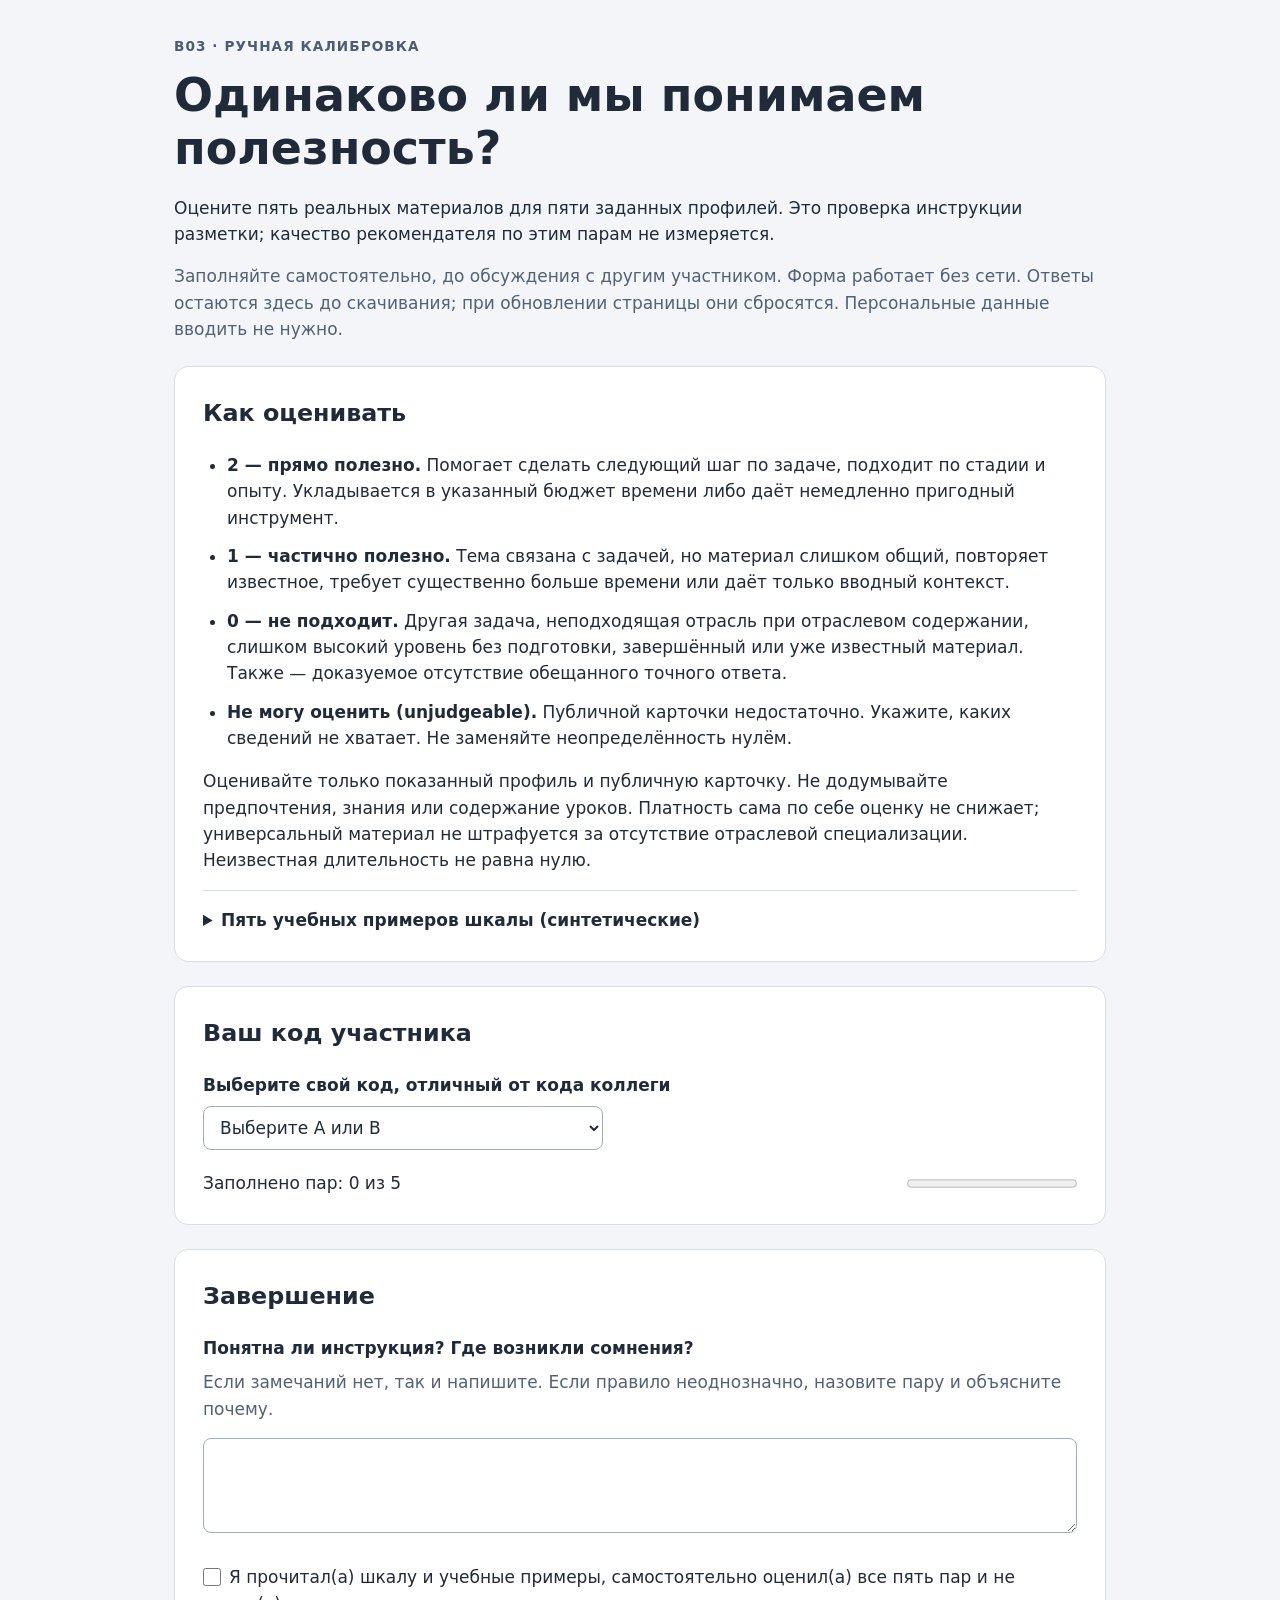
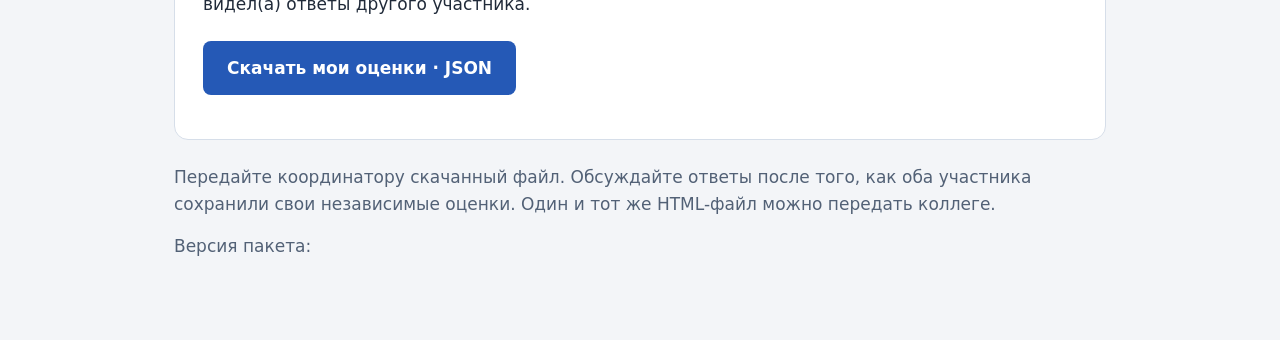
<file: alfarec/eval/calibration_form.html>
<!doctype html>
<html lang="ru">
<head>
  <meta charset="utf-8">
  <meta name="viewport" content="width=device-width, initial-scale=1">
  <meta http-equiv="Content-Security-Policy" content="default-src 'none'; script-src 'unsafe-inline'; style-src 'unsafe-inline'; base-uri 'none'; form-action 'none'">
  <title>B03 · Калибровка инструкции</title>
  <style>
    :root { color-scheme: light; font: 17px/1.55 system-ui, sans-serif; color: #202a39; background: #f3f5f8; }
    * { box-sizing: border-box; }
    body { margin: 0; }
    main { max-width: 980px; margin: 0 auto; padding: 36px 24px 64px; }
    h1 { font-size: clamp(1.8rem, 5vw, 2.7rem); line-height: 1.15; margin: 12px 0 20px; }
    h2 { font-size: 1.4rem; margin-top: 0; }
    h3 { font-size: 1.15rem; margin: 0 0 12px; }
    p { margin: 0 0 16px; }
    .eyebrow { color: #4b5c74; font-weight: 700; letter-spacing: .08em; font-size: .8rem; }
    .muted { color: #526176; }
    .panel, .pair { padding: 28px; background: white; border: 1px solid #d6dee9; border-radius: 14px; margin: 24px 0; }
    .progress { display: flex; justify-content: space-between; gap: 16px; align-items: center; }
    progress { width: 170px; accent-color: #2559b6; }
    .rubric { padding-left: 24px; }
    .rubric li { margin-bottom: 12px; }
    details { border-top: 1px solid #d6dee9; padding-top: 16px; }
    summary { cursor: pointer; font-weight: 650; }
    details ol { padding-left: 24px; }
    .pair-number { color: #2559b6; font-weight: 700; font-size: .9rem; margin-bottom: 16px; }
    .columns { display: grid; grid-template-columns: 1fr 1fr; gap: 28px; margin-bottom: 24px; }
    dl { margin: 0; }
    dt { color: #526176; font-size: .85rem; margin-top: 10px; }
    dd { margin: 0; overflow-wrap: anywhere; }
    .material { background: #f3f6fb; padding: 20px; border-radius: 10px; }
    .material h3 { line-height: 1.35; }
    .metadata { color: #526176; font-size: .9rem; }
    fieldset { padding: 0; border: 0; margin: 0 0 16px; }
    legend, .field-label { font-weight: 650; margin-bottom: 8px; display: block; }
    .choices { display: grid; grid-template-columns: repeat(2, 1fr); gap: 10px; }
    .choice { border: 1px solid #bcc8da; border-radius: 8px; padding: 12px; cursor: pointer; }
    .choice:has(input:checked) { background: #eaf1ff; border-color: #2559b6; }
    input[type=radio], input[type=checkbox] { width: 18px; height: 18px; accent-color: #2559b6; vertical-align: middle; margin: 0 8px 2px 0; }
    textarea, select { font: inherit; width: 100%; border: 1px solid #9eacc0; border-radius: 8px; padding: 10px 12px; color: inherit; background: white; }
    textarea { resize: vertical; min-height: 95px; }
    select { max-width: 400px; margin-bottom: 20px; }
    :focus-visible { outline: 3px solid #2559b6; outline-offset: 3px; }
    .check { display: block; margin: 24px 0; }
    button { font: inherit; font-weight: 650; color: white; background: #2559b6; border: 0; padding: 14px 24px; border-radius: 8px; cursor: pointer; }
    button:hover { background: #174594; }
    #export-status { margin: 16px 0 0; }
    .fingerprint { font: .8rem/1.6 ui-monospace, monospace; overflow-wrap: anywhere; }
    @media (max-width: 640px) {
      main { padding: 24px 14px 40px; }
      .panel, .pair { padding: 20px; }
      .columns, .choices { grid-template-columns: 1fr; gap: 16px; }
      .progress { align-items: start; flex-direction: column; gap: 8px; }
      progress, button { width: 100%; }
    }
  </style>
</head>
<body>
<main>
  <header>
    <div class="eyebrow">B03 · РУЧНАЯ КАЛИБРОВКА</div>
    <h1>Одинаково ли мы понимаем полезность?</h1>
    <p>Оцените пять реальных материалов для пяти заданных профилей. Это проверка инструкции разметки; качество рекомендателя по этим парам не измеряется.</p>
    <p class="muted">Заполняйте самостоятельно, до обсуждения с другим участником. Форма работает без сети. Ответы остаются здесь до скачивания; при обновлении страницы они сбросятся. Персональные данные вводить не нужно.</p>
  </header>
  <section class="panel" aria-labelledby="rubric-title">
    <h2 id="rubric-title">Как оценивать</h2>
    <ul class="rubric">
      <li><strong>2 — прямо полезно.</strong> Помогает сделать следующий шаг по задаче, подходит по стадии и опыту. Укладывается в указанный бюджет времени либо даёт немедленно пригодный инструмент.</li>
      <li><strong>1 — частично полезно.</strong> Тема связана с задачей, но материал слишком общий, повторяет известное, требует существенно больше времени или даёт только вводный контекст.</li>
      <li><strong>0 — не подходит.</strong> Другая задача, неподходящая отрасль при отраслевом содержании, слишком высокий уровень без подготовки, завершённый или уже известный материал. Также — доказуемое отсутствие обещанного точного ответа.</li>
      <li><strong>Не могу оценить (unjudgeable).</strong> Публичной карточки недостаточно. Укажите, каких сведений не хватает. Не заменяйте неопределённость нулём.</li>
    </ul>
    <p>Оценивайте только показанный профиль и публичную карточку. Не додумывайте предпочтения, знания или содержание уроков. Платность сама по себе оценку не снижает; универсальный материал не штрафуется за отсутствие отраслевой специализации. Неизвестная длительность не равна нулю.</p>
    <details>
      <summary>Пять учебных примеров шкалы (синтетические)</summary>
      <ol>
        <li>Новичку нужно продвижение мастерской, есть час. Простая инструкция по каналам продвижения услуг на 12 минут: <strong>2</strong>.</li>
        <li>Выбор налогового режима за 5 минут. Общий трёхчасовой курс без краткого инструмента выбора: <strong>1</strong>.</li>
        <li>Нужен договор строительных работ. Инструкция по найму продавцов в розницу: <strong>0</strong>.</li>
        <li>Вводный курс по маркетплейсам завершён. Предложен тот же курс с тем же ID: <strong>0</strong>.</li>
        <li>Нужны точные формы регистрации автосервиса в Казахстане. Есть лишь общее описание бизнеса за рубежом без перечня тем: <strong>unjudgeable</strong>; наличие ответа установить нельзя.</li>
      </ol>
      <p>Эти примеры поясняют инструкцию. Они не являются оценками реальных карточек ниже.</p>
    </details>
  </section>
  <noscript><p>Для заполнения и скачивания ответа включите JavaScript. Внешних запросов нет.</p></noscript>
  <form id="calibration" autocomplete="off">
    <section class="panel" aria-labelledby="rater-title">
      <h2 id="rater-title">Ваш код участника</h2>
      <label class="field-label" for="rater">Выберите свой код, отличный от кода коллеги</label>
      <select id="rater" required>
        <option value="">Выберите A или B</option>
        <option value="A">Участник A</option>
        <option value="B">Участник B</option>
      </select>
      <div class="progress">
        <span id="progress-text" aria-live="polite">Заполнено пар: 0 из 5</span>
        <progress id="progress" value="0" max="5" aria-label="Заполнено пар"></progress>
      </div>
    </section>
    <div id="pairs"></div>
    <section class="panel" aria-labelledby="finish-title">
      <h2 id="finish-title">Завершение</h2>
      <label class="field-label" for="instruction-feedback">Понятна ли инструкция? Где возникли сомнения?</label>
      <p id="feedback-help" class="muted">Если замечаний нет, так и напишите. Если правило неоднозначно, назовите пару и объясните почему.</p>
      <textarea id="instruction-feedback" required maxlength="2000" aria-describedby="feedback-help"></textarea>
      <label class="check"><input id="independent" type="checkbox" required>Я прочитал(а) шкалу и учебные примеры, самостоятельно оценил(а) все пять пар и не видел(а) ответы другого участника.</label>
      <button type="submit">Скачать мои оценки · JSON</button>
      <p id="export-status" role="status"></p>
    </section>
  </form>
  <footer class="muted">
    <p>Передайте координатору скачанный файл. Обсуждайте ответы после того, как оба участника сохранили свои независимые оценки. Один и тот же HTML-файл можно передать коллеге.</p>
    <p>Версия пакета:<br><span class="fingerprint" id="fingerprint"></span></p>
  </footer>
</main>
<script id="packet" type="application/json">__PACKET_JSON__</script>
<script>
  'use strict';
  const packet = JSON.parse(document.getElementById('packet').textContent);
  const form = document.getElementById('calibration');
  const accessLabels = {free: 'Бесплатно', subscription: 'По подписке', paid: 'Платно'};
  const typeLabels = {article: 'Статья', document: 'Документ', course: 'Курс', webinar: 'Вебинар', podcast: 'Подкаст', glossary: 'Словарь', calculator: 'Калькулятор'};
  const choices = [['2', '2 · Прямо полезно'], ['1', '1 · Частично полезно'], ['0', '0 · Не подходит'], ['unjudgeable', 'Не могу оценить']];
  function element(tag, text, className) {
    const node = document.createElement(tag);
    if (text !== undefined) node.textContent = text;
    if (className) node.className = className;
    return node;
  }
  for (const pair of packet.pairs) {
    const section = element('section', undefined, 'pair');
    const title = element('h2', `Пара ${pair.pair_id}`);
    title.id = `title-${pair.pair_id}`;
    section.setAttribute('aria-labelledby', title.id);
    section.append(element('div', `${pair.pair_id} · ${pair.profile_id}`, 'pair-number'), title);
    const columns = element('div', undefined, 'columns');
    const profile = element('div');
    profile.append(element('h3', 'Профиль пользователя'));
    const fields = element('dl');
    for (const field of pair.profile_fields) fields.append(element('dt', field.label), element('dd', field.value));
    profile.append(fields);
    const card = element('div', undefined, 'material');
    const item = pair.item;
    let access = accessLabels[item.access];
    if (item.access === 'paid' && item.price_rub !== null) access += ` · ${item.price_rub.toLocaleString('ru-RU')} ₽`;
    card.append(element('h3', item.title), element('p', item.summary || 'Описание не указано.'),
      element('p', `${typeLabels[item.item_type]} · ${pair.format_label}`, 'metadata'),
      element('p', item.duration_min === null ? 'Длительность не указана' : `${item.duration_min} мин`, 'metadata'),
      element('p', access, 'metadata'), element('p', `ID: ${item.item_id}`, 'fingerprint'));
    columns.append(profile, card);
    const fieldset = element('fieldset');
    fieldset.append(element('legend', 'Ваша оценка'));
    const options = element('div', undefined, 'choices');
    for (const [value, text] of choices) {
      const label = element('label', undefined, 'choice');
      const input = element('input');
      input.type = 'radio'; input.name = pair.pair_id; input.value = value; input.required = true;
      label.append(input, document.createTextNode(text));
      options.append(label);
    }
    fieldset.append(options);
    const noteLabel = element('label', 'Почему вы выбрали эту оценку?', 'field-label');
    noteLabel.htmlFor = `note-${pair.pair_id}`;
    const note = element('textarea');
    note.id = noteLabel.htmlFor; note.required = true; note.maxLength = 2000;
    section.append(columns, fieldset, noteLabel, note);
    document.getElementById('pairs').append(section);
  }
  document.getElementById('fingerprint').textContent = packet.packet_sha256;
  function updateProgress() {
    for (const note of form.querySelectorAll('textarea')) {
      note.setCustomValidity(note.value.trim() ? '' : 'Напишите краткое пояснение.');
    }
    const complete = packet.pairs.filter(pair => form.querySelector(`input[name="${pair.pair_id}"]:checked`) && document.getElementById(`note-${pair.pair_id}`).value.trim()).length;
    document.getElementById('progress').value = complete;
    document.getElementById('progress-text').textContent = `Заполнено пар: ${complete} из 5`;
    document.getElementById('export-status').textContent = '';
  }
  form.addEventListener('input', updateProgress);
  window.addEventListener('pageshow', () => { form.reset(); updateProgress(); });
  form.addEventListener('submit', event => {
    event.preventDefault();
    updateProgress();
    if (!form.reportValidity()) return;
    const response = {
      version: 1, packet_sha256: packet.packet_sha256,
      rater_id: document.getElementById('rater').value,
      independent: document.getElementById('independent').checked,
      instruction_feedback: document.getElementById('instruction-feedback').value.trim(),
      answers: packet.pairs.map(pair => {
        const value = form.querySelector(`input[name="${pair.pair_id}"]:checked`).value;
        return {pair_id: pair.pair_id, score: value === 'unjudgeable' ? value : Number(value), note: document.getElementById(`note-${pair.pair_id}`).value.trim()};
      })
    };
    const url = URL.createObjectURL(new Blob([JSON.stringify(response, null, 2) + '\n'], {type: 'application/json;charset=utf-8'}));
    const download = element('a');
    download.href = url; download.download = `b03-calibration-${response.rater_id}.json`;
    document.body.append(download); download.click(); download.remove();
    setTimeout(() => URL.revokeObjectURL(url), 10000);
    document.getElementById('export-status').textContent = `Файл участника ${response.rater_id} подготовлен. Проверьте его в загрузках и передайте координатору.`;
  });
</script>
</body>
</html>
</file>
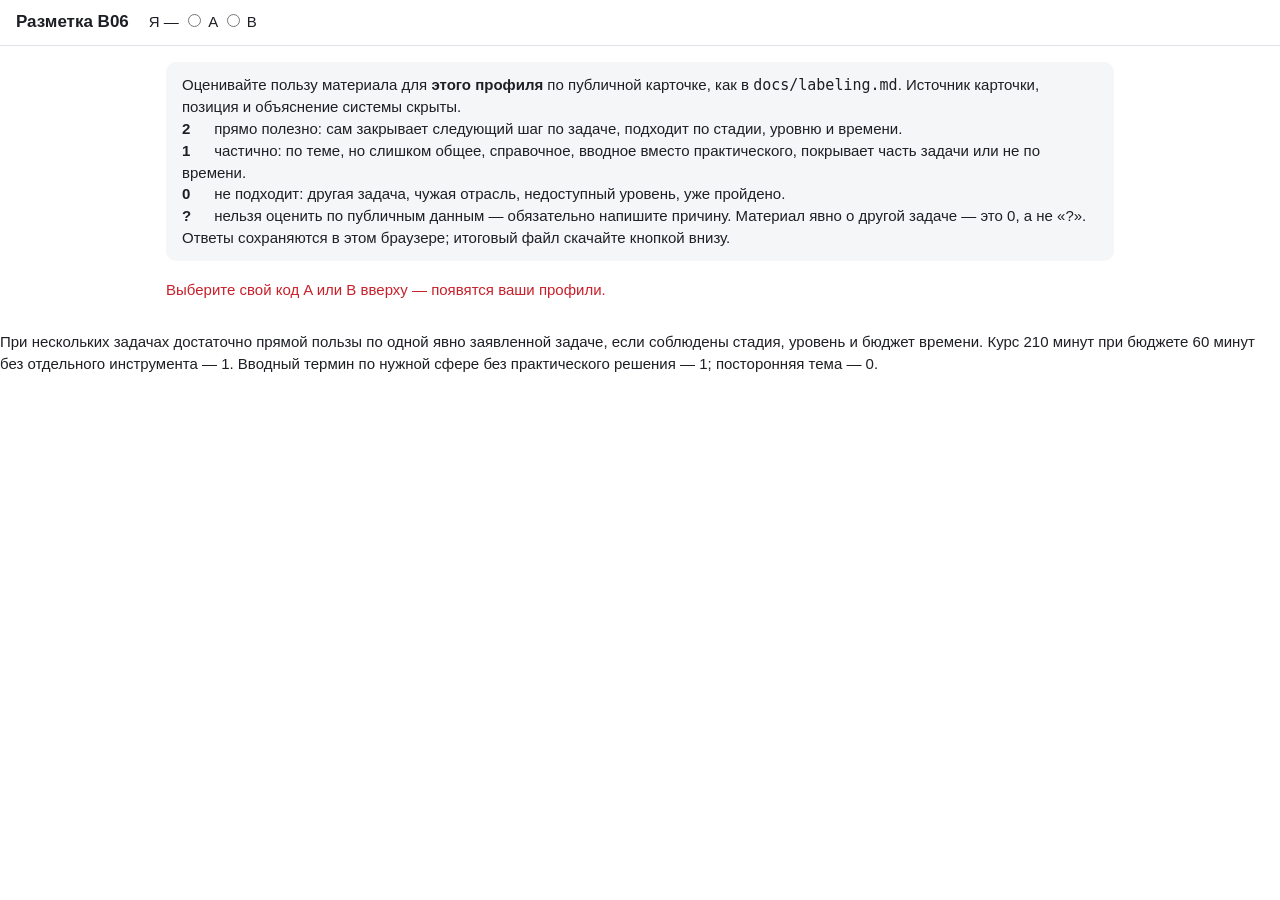
<file: alfarec/eval/judgments_form.html>
<!doctype html>
<html lang="ru">
<head>
<meta charset="utf-8">
<meta name="viewport" content="width=device-width, initial-scale=1">
<title>Разметка релевантности B06</title>
<style>
  :root { --ink: #1d1f24; --muted: #5d6370; --line: #dfe2e7; --soft: #f5f6f8; --accent: #c8202a; --ok: #1b7f3b; }
  * { box-sizing: border-box; }
  body { margin: 0; font: 15px/1.45 "Segoe UI", Arial, sans-serif; color: var(--ink); background: #fff; }
  header { position: sticky; top: 0; background: #fff; border-bottom: 1px solid var(--line); padding: 10px 16px;
    display: flex; flex-wrap: wrap; gap: 12px 20px; align-items: center; z-index: 2; }
  header h1 { font-size: 17px; margin: 0; }
  main { max-width: 980px; margin: 0 auto; padding: 16px; }
  .scale { background: var(--soft); border-radius: 10px; padding: 12px 16px; margin-bottom: 18px; }
  .scale b { display: inline-block; min-width: 28px; }
  .profile { border: 1px solid var(--line); border-radius: 12px; margin: 0 0 22px; }
  .profile > .head { background: var(--soft); border-radius: 12px 12px 0 0; padding: 12px 16px; }
  .profile h2 { margin: 0 0 6px; font-size: 16px; }
  .fields { display: grid; grid-template-columns: max-content 1fr; gap: 2px 12px; margin: 0; }
  .fields dt { color: var(--muted); }
  .fields dd { margin: 0; }
  .history { margin: 6px 0 0; padding-left: 18px; color: var(--muted); }
  .pair { padding: 12px 16px; border-top: 1px solid var(--line); display: grid; grid-template-columns: 1fr 300px; gap: 14px; }
  .pair.done { background: #fbfdfb; }
  .meta { color: var(--muted); font-size: 13px; }
  .title { font-weight: 600; margin: 2px 0 4px; }
  .summary { font-size: 14px; }
  fieldset { border: 0; margin: 0; padding: 0; display: flex; flex-wrap: wrap; gap: 6px; align-content: flex-start; }
  fieldset label { border: 1px solid var(--line); border-radius: 8px; padding: 4px 10px; cursor: pointer; font-size: 14px; }
  fieldset input { margin-right: 4px; }
  textarea { width: 100%; min-height: 34px; font: inherit; font-size: 13px; margin-top: 6px; border: 1px solid var(--line); border-radius: 6px; padding: 4px 6px; }
  .bad { color: var(--accent); }
  .good { color: var(--ok); }
  button { font: inherit; padding: 6px 14px; border-radius: 8px; border: 1px solid var(--accent); background: var(--accent); color: #fff; cursor: pointer; }
  button:disabled { opacity: .45; cursor: not-allowed; }
  .finish { border: 1px solid var(--line); border-radius: 12px; padding: 16px; margin-bottom: 40px; }
  @media (max-width: 720px) { .pair { grid-template-columns: 1fr; } }
</style>
</head>
<body>
<header>
  <h1>Разметка B06</h1>
  <div role="radiogroup" aria-label="Код разметчика">Я — <label><input type="radio" name="labeler" value="A"> A</label>
    <label><input type="radio" name="labeler" value="B"> B</label></div>
  <div id="progress" aria-live="polite"></div>
</header>
<main>
  <div class="scale">
    Оценивайте пользу материала для <b>этого профиля</b> по публичной карточке, как в <code>docs/labeling.md</code>.
    Источник карточки, позиция и объяснение системы скрыты.<br>
    <b>2</b> прямо полезно: сам закрывает следующий шаг по задаче, подходит по стадии, уровню и времени.<br>
    <b>1</b> частично: по теме, но слишком общее, справочное, вводное вместо практического, покрывает часть задачи или не по времени.<br>
    <b>0</b> не подходит: другая задача, чужая отрасль, недоступный уровень, уже пройдено.<br>
    <b>?</b> нельзя оценить по публичным данным — обязательно напишите причину. Материал явно о другой задаче — это 0, а не «?».
    Ответы сохраняются в этом браузере; итоговый файл скачайте кнопкой внизу.
  </div>
  <div id="pick" class="bad">Выберите свой код A или B вверху — появятся ваши профили.</div>
  <div id="profiles"></div>
  <div class="finish" id="finish" hidden>
    <label><input type="checkbox" id="independent"> Я оценивал(а) самостоятельно и не видел(а) оценок коллеги</label>
    <p id="missing" class="bad"></p>
    <button id="download" disabled>Скачать мои оценки · JSON</button>
  </div>
</main>
<script>
const POOL = /*POOL*/null;
const FORMATS = { quick_answer: "Короткий ответ", guide: "Руководство", template: "Шаблон", tool: "Калькулятор",
  course: "Курс", recording: "Запись вебинара", podcast: "Подкаст" };
const ACCESS = { free: "бесплатно", subscription: "по подписке «Курс+»", paid: "платно" };
let labeler = null;
let answers = {};

function storageKey() { return "b06-judgments:" + POOL.pool_sha256 + ":" + labeler; }
function save() { try { localStorage.setItem(storageKey(), JSON.stringify(answers)); } catch (e) { /* private mode */ } }
function restore() { try { return JSON.parse(localStorage.getItem(storageKey()) || "{}") || {}; } catch (e) { return {}; } }
function key(p, i) { return p + "|" + i; }
function el(tag, attrs, text) {
  const node = document.createElement(tag);
  Object.entries(attrs || {}).forEach(([k, v]) => node.setAttribute(k, v));
  if (text !== undefined) node.textContent = text;
  return node;
}
function assignedPairs() {
  const ids = new Set(POOL.assigned[labeler]);
  return POOL.profiles.filter(p => ids.has(p.id)).flatMap(p => p.items.map(i => [p.id, i]));
}
function complete(answer) {
  if (!answer || !answer.status) return false;
  return answer.status === "judged" ? [0, 1, 2].includes(answer.grade) : (answer.note || "").trim().length > 0;
}
function update() {
  const pairs = assignedPairs();
  const done = pairs.filter(([p, i]) => complete(answers[key(p, i)])).length;
  document.getElementById("progress").textContent = "Оценено " + done + " из " + pairs.length;
  const independent = document.getElementById("independent").checked;
  const missing = pairs.length - done;
  document.getElementById("missing").textContent = missing ? "Осталось пар: " + missing + " (у «?» нужна причина)" : (independent ? "" : "Подтвердите самостоятельность");
  document.getElementById("download").disabled = !!missing || !independent;
}
function renderPair(profile, itemId) {
  const card = POOL.cards[itemId];
  const k = key(profile.id, itemId);
  const row = el("div", { class: "pair" });
  const info = el("div");
  const meta = [card.type, FORMATS[card.format] || card.format];
  if (card.duration_min) meta.push(card.duration_min + " мин");
  meta.push(ACCESS[card.access] || card.access);
  if (card.price_rub) meta.push(card.price_rub + " ₽");
  info.append(el("div", { class: "meta" }, meta.join(" · ")), el("div", { class: "title" }, card.title),
    el("div", { class: "summary" }, card.summary || "Описания нет"));
  const control = el("div");
  const group = el("fieldset", { "aria-label": "Оценка: " + card.title });
  const note = el("textarea", { placeholder: "Пояснение (обязательно для «?»)", "aria-label": "Пояснение" });
  const current = answers[k] || {};
  note.value = current.note || "";
  [["2", 2], ["1", 1], ["0", 0], ["?", null]].forEach(([label, grade]) => {
    const option = el("label");
    const input = el("input", { type: "radio", name: k, value: label });
    if (current.status && ((grade === null && current.status === "unjudgeable") || current.grade === grade && current.status === "judged")) input.checked = true;
    input.addEventListener("change", () => {
      answers[k] = { status: grade === null ? "unjudgeable" : "judged", grade: grade, note: note.value };
      row.classList.toggle("done", complete(answers[k]));
      save(); update();
    });
    option.append(input, document.createTextNode(label));
    group.append(option);
  });
  note.addEventListener("input", () => {
    if (answers[k]) { answers[k].note = note.value; row.classList.toggle("done", complete(answers[k])); save(); update(); }
  });
  control.append(group, note);
  row.classList.toggle("done", complete(current));
  row.append(info, control);
  return row;
}
function render() {
  const box = document.getElementById("profiles");
  box.textContent = "";
  const ids = new Set(POOL.assigned[labeler]);
  POOL.profiles.filter(p => ids.has(p.id)).forEach(profile => {
    const section = el("section", { class: "profile" });
    const head = el("div", { class: "head" });
    head.append(el("h2", {}, "Профиль " + profile.id));
    if (profile.legend) head.append(el("p", { class: "meta" }, "Сценарий: " + profile.legend + " Оцениваются только потребности из полей профиля и истории."));
    const fields = el("dl", { class: "fields" });
    if (!profile.fields.length) fields.append(el("dt", {}, "Профиль"), el("dd", {}, "ничего не указано"));
    profile.fields.forEach(([name, value]) => fields.append(el("dt", {}, name), el("dd", {}, value)));
    head.append(fields);
    if (profile.history.length) {
      const list = el("ul", { class: "history" });
      profile.history.forEach(text => list.append(el("li", {}, text)));
      head.append(el("div", { class: "meta" }, "История:"), list);
    }
    section.append(head);
    profile.items.forEach(itemId => section.append(renderPair(profile, itemId)));
    box.append(section);
  });
  document.getElementById("pick").hidden = true;
  document.getElementById("finish").hidden = false;
  update();
}
document.querySelectorAll("input[name=labeler]").forEach(input => input.addEventListener("change", () => {
  labeler = input.value; answers = restore(); render();
}));
document.getElementById("independent").addEventListener("change", update);
document.getElementById("download").addEventListener("click", () => {
  const list = assignedPairs().map(([p, i]) => {
    const a = answers[key(p, i)];
    return { profile_id: p, item_id: i, status: a.status, grade: a.status === "judged" ? a.grade : null, note: (a.note || "").trim() };
  });
  const payload = { version: 1, pool_sha256: POOL.pool_sha256, labeler: labeler, independent: true, answers: list };
  const blob = new Blob([JSON.stringify(payload, null, 1)], { type: "application/json" });
  const link = el("a", { href: URL.createObjectURL(blob), download: "b06-judgments-" + labeler + ".json" });
  document.body.append(link); link.click(); link.remove();
});
</script>
<p>При нескольких задачах достаточно прямой пользы по одной явно заявленной задаче, если соблюдены стадия, уровень и бюджет времени. Курс 210 минут при бюджете 60 минут без отдельного инструмента — 1. Вводный термин по нужной сфере без практического решения — 1; посторонняя тема — 0.</p>
</body>
</html>
</file>
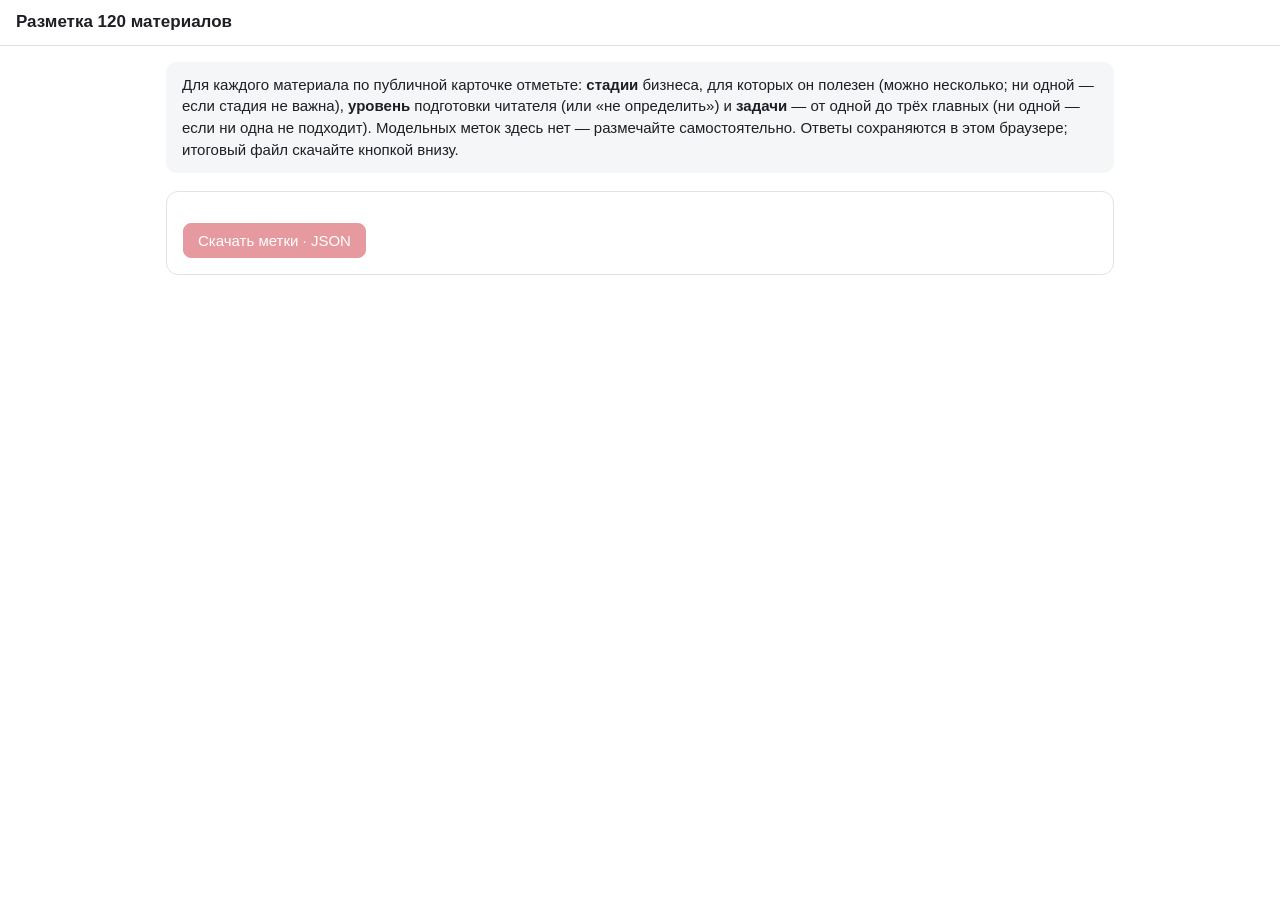
<file: alfarec/eval/label_check_form.html>
<!doctype html>
<html lang="ru">
<head>
<meta charset="utf-8">
<meta name="viewport" content="width=device-width, initial-scale=1">
<title>Ручная разметка 120 материалов</title>
<style>
  :root { --ink: #1d1f24; --muted: #5d6370; --line: #dfe2e7; --soft: #f5f6f8; --accent: #c8202a; }
  * { box-sizing: border-box; }
  body { margin: 0; font: 15px/1.45 "Segoe UI", Arial, sans-serif; color: var(--ink); background: #fff; }
  header { position: sticky; top: 0; background: #fff; border-bottom: 1px solid var(--line); padding: 10px 16px; display: flex; gap: 20px; align-items: center; z-index: 2; }
  header h1 { font-size: 17px; margin: 0; }
  main { max-width: 980px; margin: 0 auto; padding: 16px; }
  .intro { background: var(--soft); border-radius: 10px; padding: 12px 16px; margin-bottom: 18px; }
  .item { border: 1px solid var(--line); border-radius: 12px; padding: 14px 16px; margin-bottom: 16px; }
  .item.done { border-color: #9cc9a8; }
  .meta { color: var(--muted); font-size: 13px; }
  .title { font-weight: 600; margin: 2px 0 4px; }
  fieldset { border: 0; padding: 0; margin: 10px 0 0; display: flex; flex-wrap: wrap; gap: 6px; }
  legend { font-size: 13px; color: var(--muted); width: 100%; margin-bottom: 4px; }
  fieldset label { border: 1px solid var(--line); border-radius: 8px; padding: 3px 9px; font-size: 13px; cursor: pointer; }
  textarea { width: 100%; min-height: 30px; margin-top: 8px; font: inherit; font-size: 13px; border: 1px solid var(--line); border-radius: 6px; padding: 4px 6px; }
  .finish { border: 1px solid var(--line); border-radius: 12px; padding: 16px; margin-bottom: 40px; }
  .bad { color: var(--accent); }
  button { font: inherit; padding: 6px 14px; border-radius: 8px; border: 1px solid var(--accent); background: var(--accent); color: #fff; cursor: pointer; }
  button:disabled { opacity: .45; cursor: not-allowed; }
</style>
</head>
<body>
<header><h1>Разметка 120 материалов</h1><div id="progress" aria-live="polite"></div></header>
<main>
  <div class="intro">
    Для каждого материала по публичной карточке отметьте: <b>стадии</b> бизнеса, для которых он полезен (можно несколько; ни одной — если стадия не важна),
    <b>уровень</b> подготовки читателя (или «не определить») и <b>задачи</b> — от одной до трёх главных (ни одной — если ни одна не подходит).
    Модельных меток здесь нет — размечайте самостоятельно. Ответы сохраняются в этом браузере; итоговый файл скачайте кнопкой внизу.
  </div>
  <div id="items"></div>
  <div class="finish">
    <p id="missing" class="bad"></p>
    <button id="download" disabled>Скачать метки · JSON</button>
  </div>
</main>
<script>
const SAMPLE = /*SAMPLE*/null;
const FORMATS = { quick_answer: "Короткий ответ", guide: "Руководство", template: "Шаблон", tool: "Калькулятор", course: "Курс", recording: "Запись вебинара", podcast: "Подкаст" };
const ACCESS = { free: "бесплатно", subscription: "по подписке «Курс+»", paid: "платно" };
const KEY = "b04-label-check:" + SAMPLE.sample_sha256;
let answers = {};
try { answers = JSON.parse(localStorage.getItem(KEY) || "{}") || {}; } catch (e) { answers = {}; }
function save() { try { localStorage.setItem(KEY, JSON.stringify(answers)); } catch (e) { /* private mode */ } }
function el(tag, attrs, text) { const n = document.createElement(tag); Object.entries(attrs || {}).forEach(([k, v]) => n.setAttribute(k, v)); if (text !== undefined) n.textContent = text; return n; }
function entry(id) { return answers[id] || (answers[id] = { stages: [], level: undefined, tasks: [], note: "" }); }
function complete(a) { return a && a.level !== undefined && a.tasks.length <= 3; }
function update() {
  const done = SAMPLE.items.filter(i => complete(answers[i.item_id])).length;
  document.getElementById("progress").textContent = "Готово " + done + " из " + SAMPLE.items.length;
  const left = SAMPLE.items.length - done;
  document.getElementById("missing").textContent = left ? "Осталось материалов: " + left + " (нужен уровень; задач не больше трёх)" : "";
  document.getElementById("download").disabled = left > 0;
}
function checks(name, options, selected, onChange, type) {
  const box = el("fieldset"); box.append(el("legend", {}, name));
  options.forEach(([value, label]) => {
    const l = el("label"); const input = el("input", { type: type, name: name + Math.random(), value: value });
    if (type === "checkbox" ? selected.includes(value) : selected === value) input.checked = true;
    input.addEventListener("change", () => onChange(value, input.checked));
    l.append(input, document.createTextNode(" " + label)); box.append(l);
  });
  return box;
}
function render() {
  const root = document.getElementById("items");
  SAMPLE.items.forEach((item, index) => {
    const a = entry(item.item_id);
    const card = el("section", { class: "item" });
    const meta = [index + 1, item.type, FORMATS[item.format] || item.format];
    if (item.duration_min) meta.push(item.duration_min + " мин");
    meta.push(ACCESS[item.access] || item.access);
    card.append(el("div", { class: "meta" }, meta.join(" · ")), el("div", { class: "title" }, item.title), el("div", {}, item.summary || "Описания нет"));
    const refresh = () => { card.classList.toggle("done", complete(a)); save(); update(); };
    card.append(checks("Стадии", Object.entries(SAMPLE.stages), a.stages, (v, on) => { a.stages = on ? [...new Set([...a.stages, v])] : a.stages.filter(x => x !== v); refresh(); }, "checkbox"));
    const levelBox = checks("Уровень", [...Object.entries(SAMPLE.levels), ["", "не определить"]], a.level === null ? "" : a.level, (v) => { a.level = v === "" ? null : v; refresh(); }, "radio");
    levelBox.querySelectorAll("input").forEach(i => i.name = "level-" + item.item_id);
    card.append(levelBox);
    card.append(checks("Задачи (до трёх)", Object.entries(SAMPLE.tasks), a.tasks, (v, on) => { a.tasks = on ? [...new Set([...a.tasks, v])] : a.tasks.filter(x => x !== v); refresh(); }, "checkbox"));
    const note = el("textarea", { placeholder: "Комментарий (необязательно)", "aria-label": "Комментарий" }); note.value = a.note || "";
    note.addEventListener("input", () => { a.note = note.value; save(); });
    card.append(note); card.classList.toggle("done", complete(a)); root.append(card);
  });
  update();
}
document.getElementById("download").addEventListener("click", () => {
  const list = SAMPLE.items.map(i => { const a = answers[i.item_id]; return { item_id: i.item_id, stages: a.stages, level: a.level, tasks: a.tasks, note: (a.note || "").trim() }; });
  const blob = new Blob([JSON.stringify({ version: 1, sample_sha256: SAMPLE.sample_sha256, answers: list }, null, 1)], { type: "application/json" });
  const link = el("a", { href: URL.createObjectURL(blob), download: "b04-label-check.json" });
  document.body.append(link); link.click(); link.remove();
});
render();
</script>
</body>
</html>
</file>
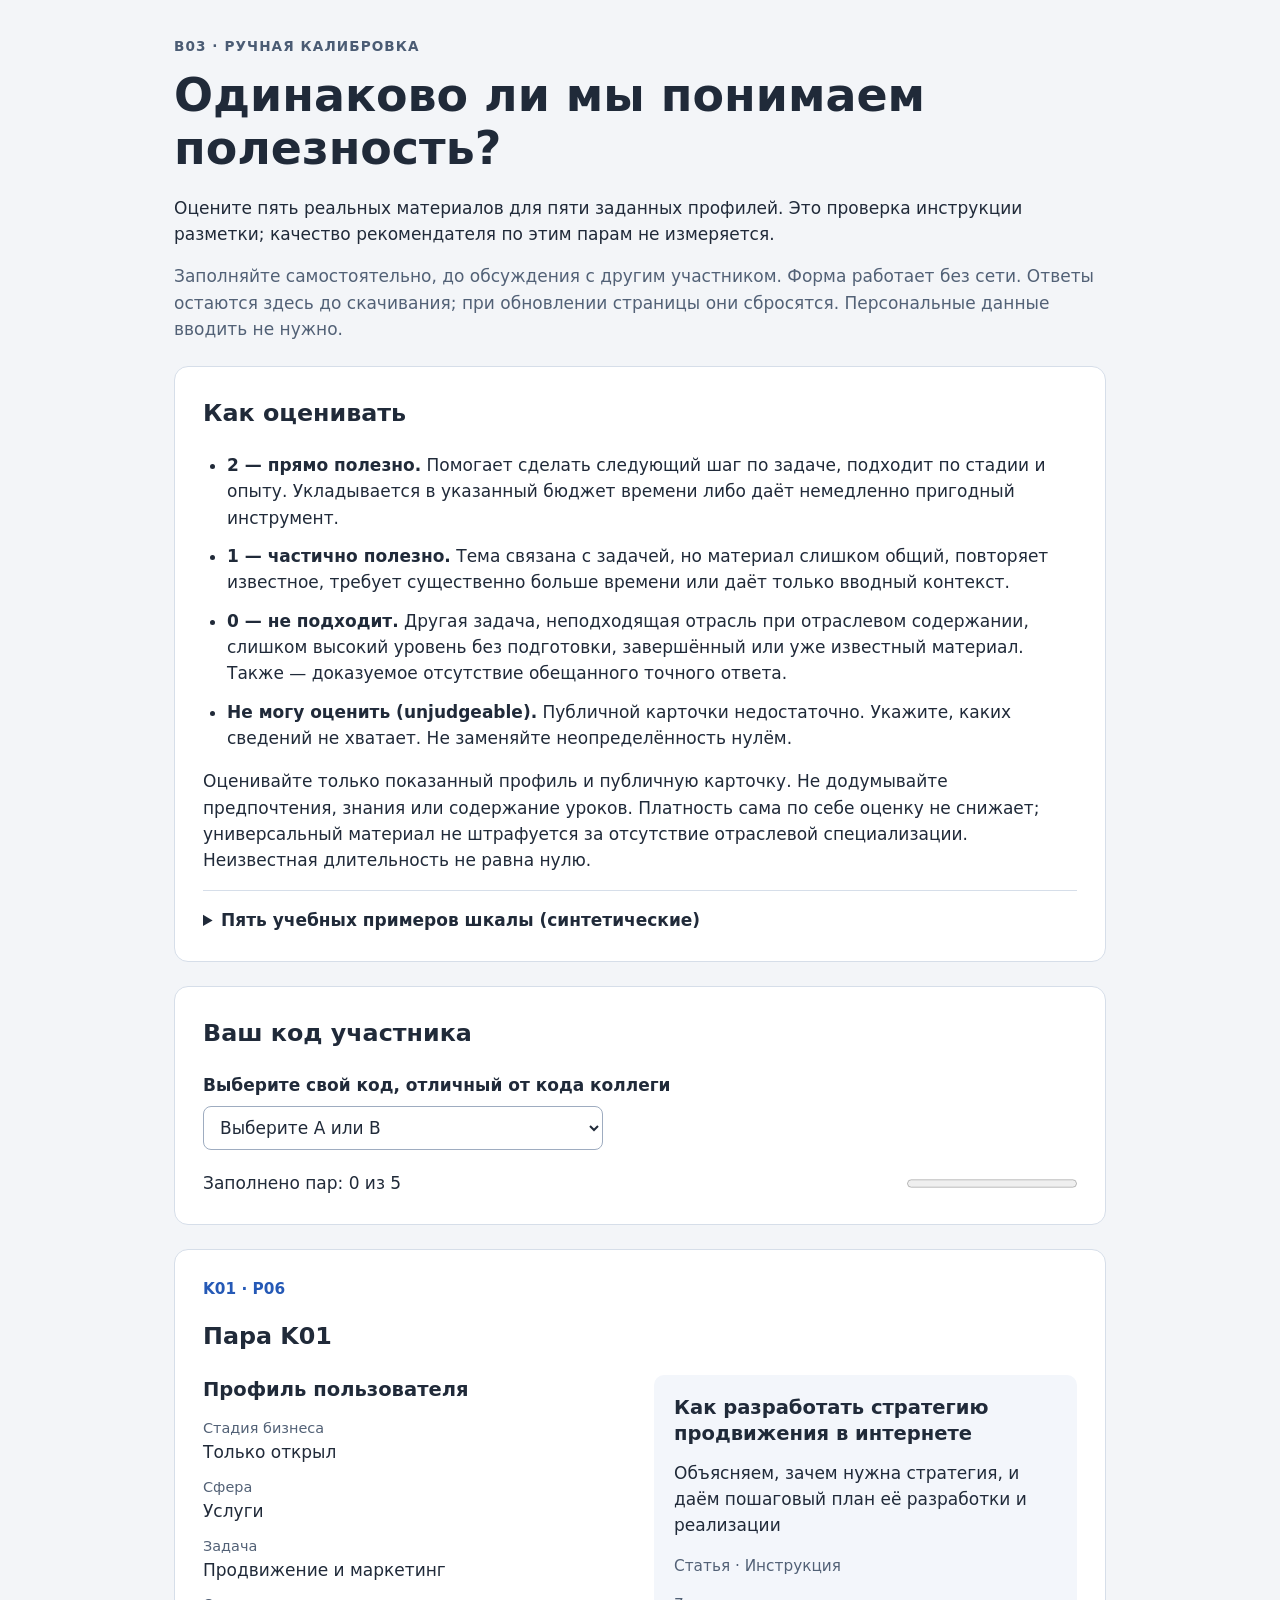
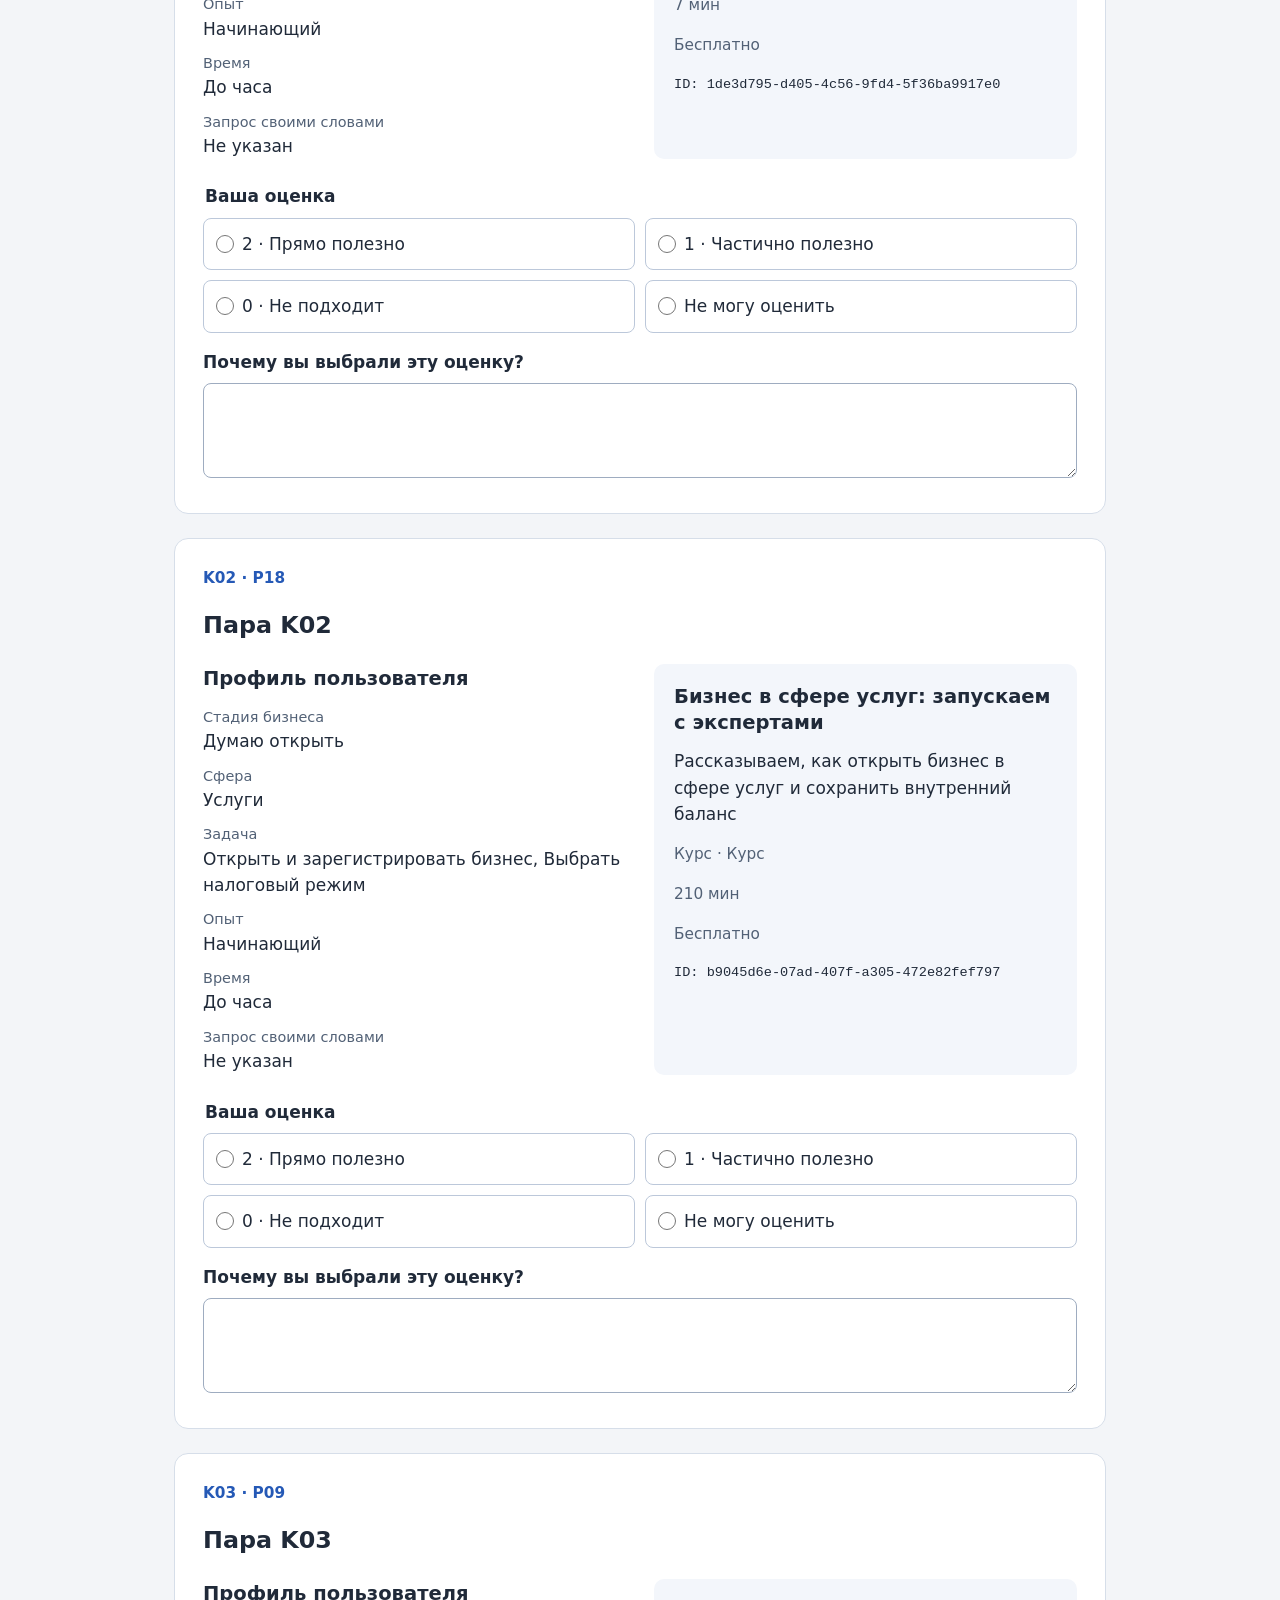
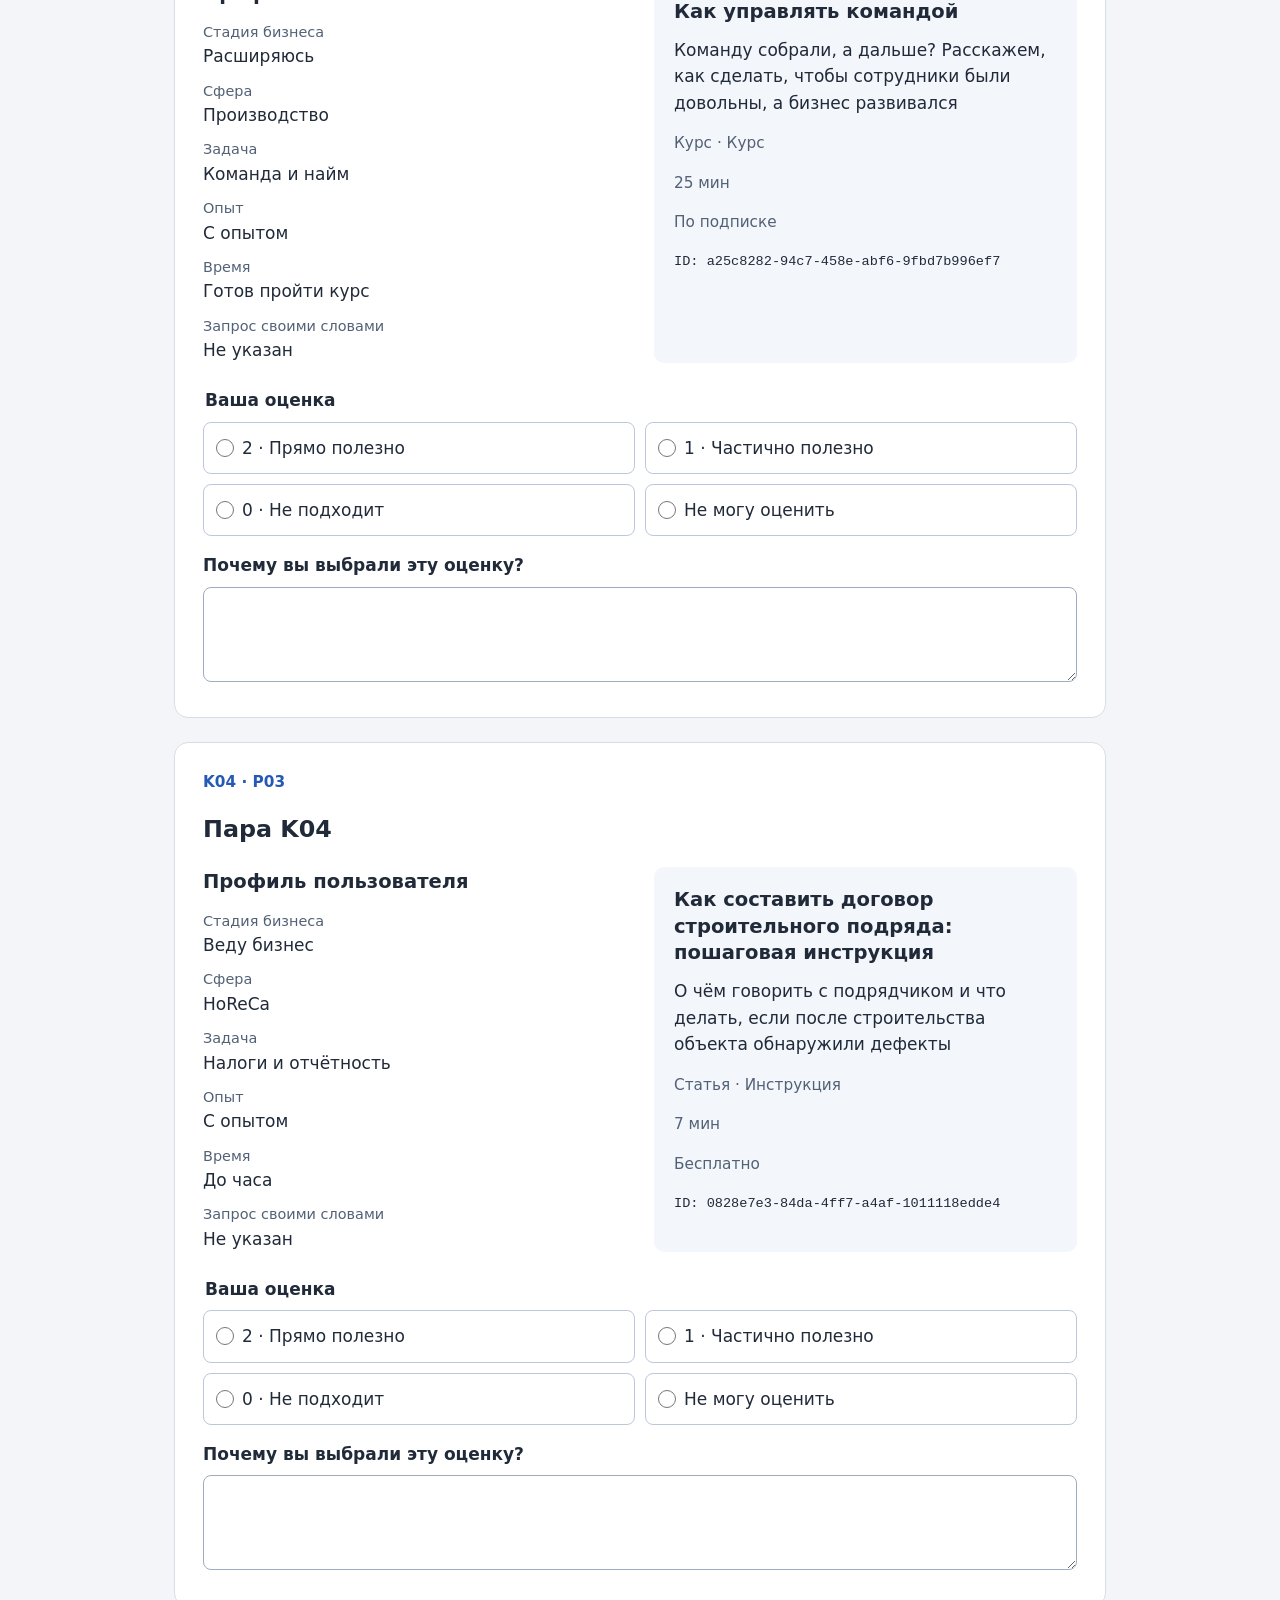
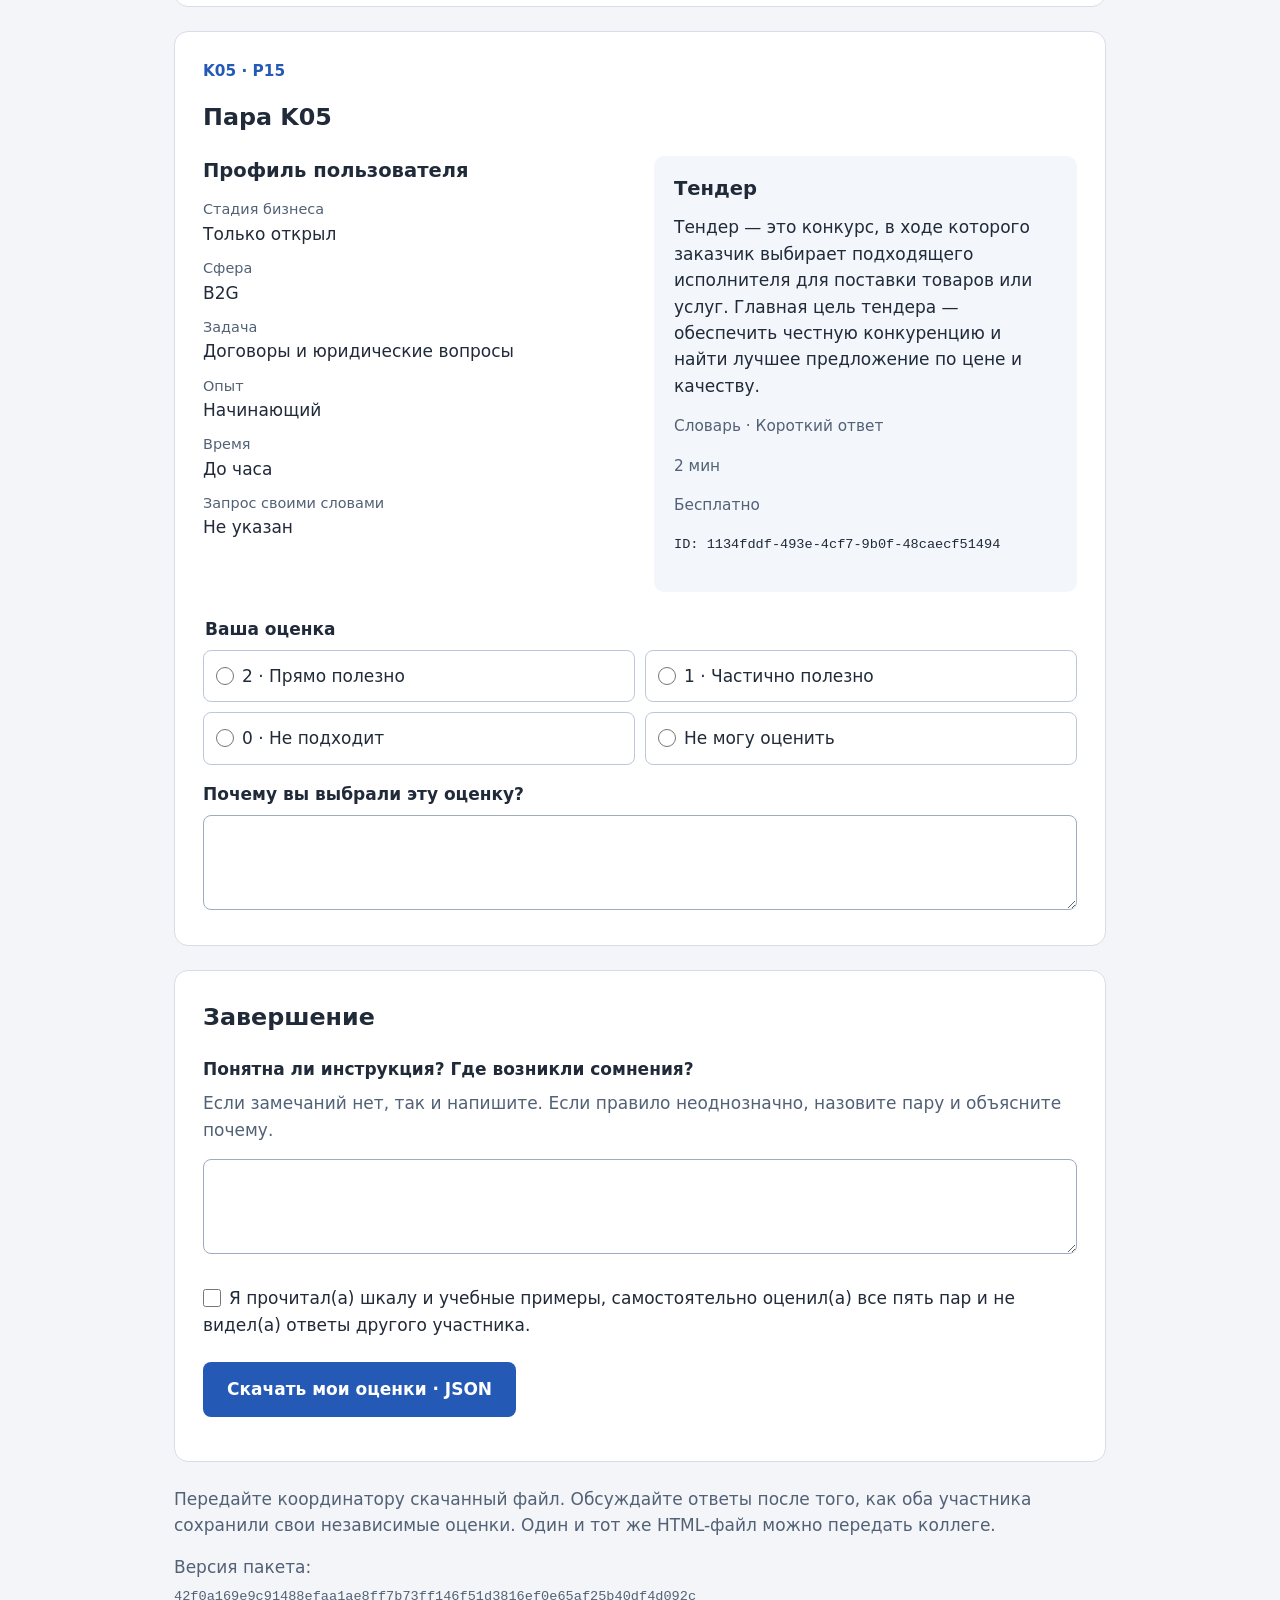
<file: artifacts/calibration/form.html>
<!doctype html>
<html lang="ru">
<head>
  <meta charset="utf-8">
  <meta name="viewport" content="width=device-width, initial-scale=1">
  <meta http-equiv="Content-Security-Policy" content="default-src 'none'; script-src 'unsafe-inline'; style-src 'unsafe-inline'; base-uri 'none'; form-action 'none'">
  <title>B03 · Калибровка инструкции</title>
  <style>
    :root { color-scheme: light; font: 17px/1.55 system-ui, sans-serif; color: #202a39; background: #f3f5f8; }
    * { box-sizing: border-box; }
    body { margin: 0; }
    main { max-width: 980px; margin: 0 auto; padding: 36px 24px 64px; }
    h1 { font-size: clamp(1.8rem, 5vw, 2.7rem); line-height: 1.15; margin: 12px 0 20px; }
    h2 { font-size: 1.4rem; margin-top: 0; }
    h3 { font-size: 1.15rem; margin: 0 0 12px; }
    p { margin: 0 0 16px; }
    .eyebrow { color: #4b5c74; font-weight: 700; letter-spacing: .08em; font-size: .8rem; }
    .muted { color: #526176; }
    .panel, .pair { padding: 28px; background: white; border: 1px solid #d6dee9; border-radius: 14px; margin: 24px 0; }
    .progress { display: flex; justify-content: space-between; gap: 16px; align-items: center; }
    progress { width: 170px; accent-color: #2559b6; }
    .rubric { padding-left: 24px; }
    .rubric li { margin-bottom: 12px; }
    details { border-top: 1px solid #d6dee9; padding-top: 16px; }
    summary { cursor: pointer; font-weight: 650; }
    details ol { padding-left: 24px; }
    .pair-number { color: #2559b6; font-weight: 700; font-size: .9rem; margin-bottom: 16px; }
    .columns { display: grid; grid-template-columns: 1fr 1fr; gap: 28px; margin-bottom: 24px; }
    dl { margin: 0; }
    dt { color: #526176; font-size: .85rem; margin-top: 10px; }
    dd { margin: 0; overflow-wrap: anywhere; }
    .material { background: #f3f6fb; padding: 20px; border-radius: 10px; }
    .material h3 { line-height: 1.35; }
    .metadata { color: #526176; font-size: .9rem; }
    fieldset { padding: 0; border: 0; margin: 0 0 16px; }
    legend, .field-label { font-weight: 650; margin-bottom: 8px; display: block; }
    .choices { display: grid; grid-template-columns: repeat(2, 1fr); gap: 10px; }
    .choice { border: 1px solid #bcc8da; border-radius: 8px; padding: 12px; cursor: pointer; }
    .choice:has(input:checked) { background: #eaf1ff; border-color: #2559b6; }
    input[type=radio], input[type=checkbox] { width: 18px; height: 18px; accent-color: #2559b6; vertical-align: middle; margin: 0 8px 2px 0; }
    textarea, select { font: inherit; width: 100%; border: 1px solid #9eacc0; border-radius: 8px; padding: 10px 12px; color: inherit; background: white; }
    textarea { resize: vertical; min-height: 95px; }
    select { max-width: 400px; margin-bottom: 20px; }
    :focus-visible { outline: 3px solid #2559b6; outline-offset: 3px; }
    .check { display: block; margin: 24px 0; }
    button { font: inherit; font-weight: 650; color: white; background: #2559b6; border: 0; padding: 14px 24px; border-radius: 8px; cursor: pointer; }
    button:hover { background: #174594; }
    #export-status { margin: 16px 0 0; }
    .fingerprint { font: .8rem/1.6 ui-monospace, monospace; overflow-wrap: anywhere; }
    @media (max-width: 640px) {
      main { padding: 24px 14px 40px; }
      .panel, .pair { padding: 20px; }
      .columns, .choices { grid-template-columns: 1fr; gap: 16px; }
      .progress { align-items: start; flex-direction: column; gap: 8px; }
      progress, button { width: 100%; }
    }
  </style>
</head>
<body>
<main>
  <header>
    <div class="eyebrow">B03 · РУЧНАЯ КАЛИБРОВКА</div>
    <h1>Одинаково ли мы понимаем полезность?</h1>
    <p>Оцените пять реальных материалов для пяти заданных профилей. Это проверка инструкции разметки; качество рекомендателя по этим парам не измеряется.</p>
    <p class="muted">Заполняйте самостоятельно, до обсуждения с другим участником. Форма работает без сети. Ответы остаются здесь до скачивания; при обновлении страницы они сбросятся. Персональные данные вводить не нужно.</p>
  </header>
  <section class="panel" aria-labelledby="rubric-title">
    <h2 id="rubric-title">Как оценивать</h2>
    <ul class="rubric">
      <li><strong>2 — прямо полезно.</strong> Помогает сделать следующий шаг по задаче, подходит по стадии и опыту. Укладывается в указанный бюджет времени либо даёт немедленно пригодный инструмент.</li>
      <li><strong>1 — частично полезно.</strong> Тема связана с задачей, но материал слишком общий, повторяет известное, требует существенно больше времени или даёт только вводный контекст.</li>
      <li><strong>0 — не подходит.</strong> Другая задача, неподходящая отрасль при отраслевом содержании, слишком высокий уровень без подготовки, завершённый или уже известный материал. Также — доказуемое отсутствие обещанного точного ответа.</li>
      <li><strong>Не могу оценить (unjudgeable).</strong> Публичной карточки недостаточно. Укажите, каких сведений не хватает. Не заменяйте неопределённость нулём.</li>
    </ul>
    <p>Оценивайте только показанный профиль и публичную карточку. Не додумывайте предпочтения, знания или содержание уроков. Платность сама по себе оценку не снижает; универсальный материал не штрафуется за отсутствие отраслевой специализации. Неизвестная длительность не равна нулю.</p>
    <details>
      <summary>Пять учебных примеров шкалы (синтетические)</summary>
      <ol>
        <li>Новичку нужно продвижение мастерской, есть час. Простая инструкция по каналам продвижения услуг на 12 минут: <strong>2</strong>.</li>
        <li>Выбор налогового режима за 5 минут. Общий трёхчасовой курс без краткого инструмента выбора: <strong>1</strong>.</li>
        <li>Нужен договор строительных работ. Инструкция по найму продавцов в розницу: <strong>0</strong>.</li>
        <li>Вводный курс по маркетплейсам завершён. Предложен тот же курс с тем же ID: <strong>0</strong>.</li>
        <li>Нужны точные формы регистрации автосервиса в Казахстане. Есть лишь общее описание бизнеса за рубежом без перечня тем: <strong>unjudgeable</strong>; наличие ответа установить нельзя.</li>
      </ol>
      <p>Эти примеры поясняют инструкцию. Они не являются оценками реальных карточек ниже.</p>
    </details>
  </section>
  <noscript><p>Для заполнения и скачивания ответа включите JavaScript. Внешних запросов нет.</p></noscript>
  <form id="calibration" autocomplete="off">
    <section class="panel" aria-labelledby="rater-title">
      <h2 id="rater-title">Ваш код участника</h2>
      <label class="field-label" for="rater">Выберите свой код, отличный от кода коллеги</label>
      <select id="rater" required>
        <option value="">Выберите A или B</option>
        <option value="A">Участник A</option>
        <option value="B">Участник B</option>
      </select>
      <div class="progress">
        <span id="progress-text" aria-live="polite">Заполнено пар: 0 из 5</span>
        <progress id="progress" value="0" max="5" aria-label="Заполнено пар"></progress>
      </div>
    </section>
    <div id="pairs"></div>
    <section class="panel" aria-labelledby="finish-title">
      <h2 id="finish-title">Завершение</h2>
      <label class="field-label" for="instruction-feedback">Понятна ли инструкция? Где возникли сомнения?</label>
      <p id="feedback-help" class="muted">Если замечаний нет, так и напишите. Если правило неоднозначно, назовите пару и объясните почему.</p>
      <textarea id="instruction-feedback" required maxlength="2000" aria-describedby="feedback-help"></textarea>
      <label class="check"><input id="independent" type="checkbox" required>Я прочитал(а) шкалу и учебные примеры, самостоятельно оценил(а) все пять пар и не видел(а) ответы другого участника.</label>
      <button type="submit">Скачать мои оценки · JSON</button>
      <p id="export-status" role="status"></p>
    </section>
  </form>
  <footer class="muted">
    <p>Передайте координатору скачанный файл. Обсуждайте ответы после того, как оба участника сохранили свои независимые оценки. Один и тот же HTML-файл можно передать коллеге.</p>
    <p>Версия пакета:<br><span class="fingerprint" id="fingerprint"></span></p>
  </footer>
</main>
<script id="packet" type="application/json">{"packet_sha256":"42f0a169e9c91488efaa1ae8ff7b73ff146f51d3816ef0e65af25b40df4d092c","pairs":[{"format_label":"Инструкция","item":{"access":"free","duration_min":7,"format":"guide","item_id":"1de3d795-d405-4c56-9fd4-5f36ba9917e0","item_type":"article","price_rub":null,"summary":"Объясняем, зачем нужна стратегия, и даём пошаговый план её разработки и реализации","title":"Как разработать стратегию продвижения в интернете"},"pair_id":"K01","profile":{"experience":"beginner","free_text":null,"industries":["services"],"stage":"launch","tasks":["marketing"],"time_budget":"hour"},"profile_fields":[{"label":"Стадия бизнеса","value":"Только открыл"},{"label":"Сфера","value":"Услуги"},{"label":"Задача","value":"Продвижение и маркетинг"},{"label":"Опыт","value":"Начинающий"},{"label":"Время","value":"До часа"},{"label":"Запрос своими словами","value":"Не указан"}],"profile_id":"P06"},{"format_label":"Курс","item":{"access":"free","duration_min":210,"format":"course","item_id":"b9045d6e-07ad-407f-a305-472e82fef797","item_type":"course","price_rub":null,"summary":"Рассказываем, как открыть бизнес в сфере услуг и сохранить внутренний баланс","title":"Бизнес в сфере услуг: запускаем с экспертами"},"pair_id":"K02","profile":{"experience":"beginner","free_text":null,"industries":["services"],"stage":"idea","tasks":["business_start","tax_regime"],"time_budget":"hour"},"profile_fields":[{"label":"Стадия бизнеса","value":"Думаю открыть"},{"label":"Сфера","value":"Услуги"},{"label":"Задача","value":"Открыть и зарегистрировать бизнес, Выбрать налоговый режим"},{"label":"Опыт","value":"Начинающий"},{"label":"Время","value":"До часа"},{"label":"Запрос своими словами","value":"Не указан"}],"profile_id":"P18"},{"format_label":"Курс","item":{"access":"subscription","duration_min":25,"format":"course","item_id":"a25c8282-94c7-458e-abf6-9fbd7b996ef7","item_type":"course","price_rub":990,"summary":"Команду собрали, а дальше? Расскажем, как сделать, чтобы сотрудники были довольны, а бизнес развивался","title":"Как управлять командой"},"pair_id":"K03","profile":{"experience":"intermediate","free_text":null,"industries":["manufacturing"],"stage":"growth","tasks":["team_hiring"],"time_budget":"course"},"profile_fields":[{"label":"Стадия бизнеса","value":"Расширяюсь"},{"label":"Сфера","value":"Производство"},{"label":"Задача","value":"Команда и найм"},{"label":"Опыт","value":"С опытом"},{"label":"Время","value":"Готов пройти курс"},{"label":"Запрос своими словами","value":"Не указан"}],"profile_id":"P09"},{"format_label":"Инструкция","item":{"access":"free","duration_min":7,"format":"guide","item_id":"0828e7e3-84da-4ff7-a4af-1011118edde4","item_type":"article","price_rub":null,"summary":"О чём говорить с подрядчиком и что делать, если после строительства объекта обнаружили дефекты","title":"Как составить договор строительного подряда: пошаговая инструкция"},"pair_id":"K04","profile":{"experience":"intermediate","free_text":null,"industries":["horeca"],"stage":"operating","tasks":["taxes_reporting"],"time_budget":"hour"},"profile_fields":[{"label":"Стадия бизнеса","value":"Веду бизнес"},{"label":"Сфера","value":"HoReCa"},{"label":"Задача","value":"Налоги и отчётность"},{"label":"Опыт","value":"С опытом"},{"label":"Время","value":"До часа"},{"label":"Запрос своими словами","value":"Не указан"}],"profile_id":"P03"},{"format_label":"Короткий ответ","item":{"access":"free","duration_min":2,"format":"quick_answer","item_id":"1134fddf-493e-4cf7-9b0f-48caecf51494","item_type":"glossary","price_rub":null,"summary":"Тендер — это конкурс, в ходе которого заказчик выбирает подходящего исполнителя для поставки товаров или услуг. Главная цель тендера — обеспечить честную конкуренцию и найти лучшее предложение по цене и качеству.","title":"Тендер"},"pair_id":"K05","profile":{"experience":"beginner","free_text":null,"industries":["b2g"],"stage":"launch","tasks":["legal_contracts"],"time_budget":"hour"},"profile_fields":[{"label":"Стадия бизнеса","value":"Только открыл"},{"label":"Сфера","value":"B2G"},{"label":"Задача","value":"Договоры и юридические вопросы"},{"label":"Опыт","value":"Начинающий"},{"label":"Время","value":"До часа"},{"label":"Запрос своими словами","value":"Не указан"}],"profile_id":"P15"}],"sources":{"catalog":"d75b5586a07025ba32401b78e5d670eac1bc93d00b02727a36d6d180f247ac29","form_template":"46a90eafe2b312a919559425e64dbb801e9fa2cc31a8bd89edce1f6000a00c72","instructions":"e1587d85a071e1ac387f4c479a5f71355d59928bed8113082112bd1cf629cf90","profiles":"b3541685d9117629a327a9f753a36d062be9bd472fbbca0ff0e0e6c3f967cce3","selections":"9132ffc268b2e94d3b609ba084f9e98a0d91f381ee745060696176d76f6e104c","taxonomy":"99105e96b9620893377460fb033818d24a2705335846dba1ebd3b8e88042be5a"},"version":1}</script>
<script>
  'use strict';
  const packet = JSON.parse(document.getElementById('packet').textContent);
  const form = document.getElementById('calibration');
  const accessLabels = {free: 'Бесплатно', subscription: 'По подписке', paid: 'Платно'};
  const typeLabels = {article: 'Статья', document: 'Документ', course: 'Курс', webinar: 'Вебинар', podcast: 'Подкаст', glossary: 'Словарь', calculator: 'Калькулятор'};
  const choices = [['2', '2 · Прямо полезно'], ['1', '1 · Частично полезно'], ['0', '0 · Не подходит'], ['unjudgeable', 'Не могу оценить']];
  function element(tag, text, className) {
    const node = document.createElement(tag);
    if (text !== undefined) node.textContent = text;
    if (className) node.className = className;
    return node;
  }
  for (const pair of packet.pairs) {
    const section = element('section', undefined, 'pair');
    const title = element('h2', `Пара ${pair.pair_id}`);
    title.id = `title-${pair.pair_id}`;
    section.setAttribute('aria-labelledby', title.id);
    section.append(element('div', `${pair.pair_id} · ${pair.profile_id}`, 'pair-number'), title);
    const columns = element('div', undefined, 'columns');
    const profile = element('div');
    profile.append(element('h3', 'Профиль пользователя'));
    const fields = element('dl');
    for (const field of pair.profile_fields) fields.append(element('dt', field.label), element('dd', field.value));
    profile.append(fields);
    const card = element('div', undefined, 'material');
    const item = pair.item;
    let access = accessLabels[item.access];
    if (item.access === 'paid' && item.price_rub !== null) access += ` · ${item.price_rub.toLocaleString('ru-RU')} ₽`;
    card.append(element('h3', item.title), element('p', item.summary || 'Описание не указано.'),
      element('p', `${typeLabels[item.item_type]} · ${pair.format_label}`, 'metadata'),
      element('p', item.duration_min === null ? 'Длительность не указана' : `${item.duration_min} мин`, 'metadata'),
      element('p', access, 'metadata'), element('p', `ID: ${item.item_id}`, 'fingerprint'));
    columns.append(profile, card);
    const fieldset = element('fieldset');
    fieldset.append(element('legend', 'Ваша оценка'));
    const options = element('div', undefined, 'choices');
    for (const [value, text] of choices) {
      const label = element('label', undefined, 'choice');
      const input = element('input');
      input.type = 'radio'; input.name = pair.pair_id; input.value = value; input.required = true;
      label.append(input, document.createTextNode(text));
      options.append(label);
    }
    fieldset.append(options);
    const noteLabel = element('label', 'Почему вы выбрали эту оценку?', 'field-label');
    noteLabel.htmlFor = `note-${pair.pair_id}`;
    const note = element('textarea');
    note.id = noteLabel.htmlFor; note.required = true; note.maxLength = 2000;
    section.append(columns, fieldset, noteLabel, note);
    document.getElementById('pairs').append(section);
  }
  document.getElementById('fingerprint').textContent = packet.packet_sha256;
  function updateProgress() {
    for (const note of form.querySelectorAll('textarea')) {
      note.setCustomValidity(note.value.trim() ? '' : 'Напишите краткое пояснение.');
    }
    const complete = packet.pairs.filter(pair => form.querySelector(`input[name="${pair.pair_id}"]:checked`) && document.getElementById(`note-${pair.pair_id}`).value.trim()).length;
    document.getElementById('progress').value = complete;
    document.getElementById('progress-text').textContent = `Заполнено пар: ${complete} из 5`;
    document.getElementById('export-status').textContent = '';
  }
  form.addEventListener('input', updateProgress);
  window.addEventListener('pageshow', () => { form.reset(); updateProgress(); });
  form.addEventListener('submit', event => {
    event.preventDefault();
    updateProgress();
    if (!form.reportValidity()) return;
    const response = {
      version: 1, packet_sha256: packet.packet_sha256,
      rater_id: document.getElementById('rater').value,
      independent: document.getElementById('independent').checked,
      instruction_feedback: document.getElementById('instruction-feedback').value.trim(),
      answers: packet.pairs.map(pair => {
        const value = form.querySelector(`input[name="${pair.pair_id}"]:checked`).value;
        return {pair_id: pair.pair_id, score: value === 'unjudgeable' ? value : Number(value), note: document.getElementById(`note-${pair.pair_id}`).value.trim()};
      })
    };
    const url = URL.createObjectURL(new Blob([JSON.stringify(response, null, 2) + '\n'], {type: 'application/json;charset=utf-8'}));
    const download = element('a');
    download.href = url; download.download = `b03-calibration-${response.rater_id}.json`;
    document.body.append(download); download.click(); download.remove();
    setTimeout(() => URL.revokeObjectURL(url), 10000);
    document.getElementById('export-status').textContent = `Файл участника ${response.rater_id} подготовлен. Проверьте его в загрузках и передайте координатору.`;
  });
</script>
</body>
</html>
</file>
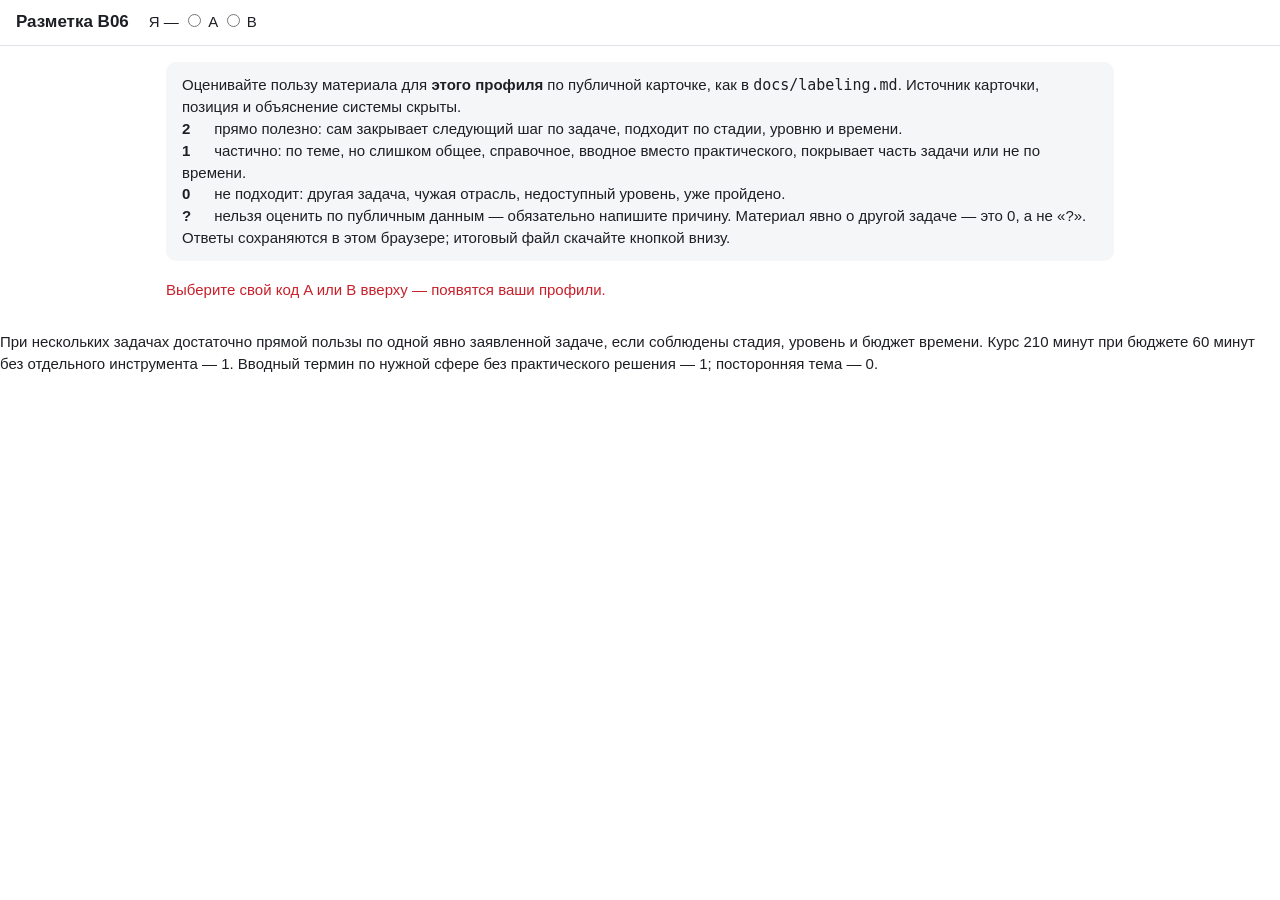
<file: artifacts/judgments/form.html>
<!doctype html>
<html lang="ru">
<head>
<meta charset="utf-8">
<meta name="viewport" content="width=device-width, initial-scale=1">
<title>Разметка релевантности B06</title>
<style>
  :root { --ink: #1d1f24; --muted: #5d6370; --line: #dfe2e7; --soft: #f5f6f8; --accent: #c8202a; --ok: #1b7f3b; }
  * { box-sizing: border-box; }
  body { margin: 0; font: 15px/1.45 "Segoe UI", Arial, sans-serif; color: var(--ink); background: #fff; }
  header { position: sticky; top: 0; background: #fff; border-bottom: 1px solid var(--line); padding: 10px 16px;
    display: flex; flex-wrap: wrap; gap: 12px 20px; align-items: center; z-index: 2; }
  header h1 { font-size: 17px; margin: 0; }
  main { max-width: 980px; margin: 0 auto; padding: 16px; }
  .scale { background: var(--soft); border-radius: 10px; padding: 12px 16px; margin-bottom: 18px; }
  .scale b { display: inline-block; min-width: 28px; }
  .profile { border: 1px solid var(--line); border-radius: 12px; margin: 0 0 22px; }
  .profile > .head { background: var(--soft); border-radius: 12px 12px 0 0; padding: 12px 16px; }
  .profile h2 { margin: 0 0 6px; font-size: 16px; }
  .fields { display: grid; grid-template-columns: max-content 1fr; gap: 2px 12px; margin: 0; }
  .fields dt { color: var(--muted); }
  .fields dd { margin: 0; }
  .history { margin: 6px 0 0; padding-left: 18px; color: var(--muted); }
  .pair { padding: 12px 16px; border-top: 1px solid var(--line); display: grid; grid-template-columns: 1fr 300px; gap: 14px; }
  .pair.done { background: #fbfdfb; }
  .meta { color: var(--muted); font-size: 13px; }
  .title { font-weight: 600; margin: 2px 0 4px; }
  .summary { font-size: 14px; }
  fieldset { border: 0; margin: 0; padding: 0; display: flex; flex-wrap: wrap; gap: 6px; align-content: flex-start; }
  fieldset label { border: 1px solid var(--line); border-radius: 8px; padding: 4px 10px; cursor: pointer; font-size: 14px; }
  fieldset input { margin-right: 4px; }
  textarea { width: 100%; min-height: 34px; font: inherit; font-size: 13px; margin-top: 6px; border: 1px solid var(--line); border-radius: 6px; padding: 4px 6px; }
  .bad { color: var(--accent); }
  .good { color: var(--ok); }
  button { font: inherit; padding: 6px 14px; border-radius: 8px; border: 1px solid var(--accent); background: var(--accent); color: #fff; cursor: pointer; }
  button:disabled { opacity: .45; cursor: not-allowed; }
  .finish { border: 1px solid var(--line); border-radius: 12px; padding: 16px; margin-bottom: 40px; }
  @media (max-width: 720px) { .pair { grid-template-columns: 1fr; } }
</style>
</head>
<body>
<header>
  <h1>Разметка B06</h1>
  <div role="radiogroup" aria-label="Код разметчика">Я — <label><input type="radio" name="labeler" value="A"> A</label>
    <label><input type="radio" name="labeler" value="B"> B</label></div>
  <div id="progress" aria-live="polite"></div>
</header>
<main>
  <div class="scale">
    Оценивайте пользу материала для <b>этого профиля</b> по публичной карточке, как в <code>docs/labeling.md</code>.
    Источник карточки, позиция и объяснение системы скрыты.<br>
    <b>2</b> прямо полезно: сам закрывает следующий шаг по задаче, подходит по стадии, уровню и времени.<br>
    <b>1</b> частично: по теме, но слишком общее, справочное, вводное вместо практического, покрывает часть задачи или не по времени.<br>
    <b>0</b> не подходит: другая задача, чужая отрасль, недоступный уровень, уже пройдено.<br>
    <b>?</b> нельзя оценить по публичным данным — обязательно напишите причину. Материал явно о другой задаче — это 0, а не «?».
    Ответы сохраняются в этом браузере; итоговый файл скачайте кнопкой внизу.
  </div>
  <div id="pick" class="bad">Выберите свой код A или B вверху — появятся ваши профили.</div>
  <div id="profiles"></div>
  <div class="finish" id="finish" hidden>
    <label><input type="checkbox" id="independent"> Я оценивал(а) самостоятельно и не видел(а) оценок коллеги</label>
    <p id="missing" class="bad"></p>
    <button id="download" disabled>Скачать мои оценки · JSON</button>
  </div>
</main>
<script>
const POOL = {"assigned": {"A": ["P01", "P04", "P05", "P06", "P07", "P09", "P10", "P12", "P16", "P18", "P23", "P25", "P26", "P27", "P29", "P30", "P31", "P32", "P33", "P34", "P35"], "B": ["P01", "P02", "P03", "P08", "P11", "P13", "P14", "P15", "P16", "P17", "P19", "P20", "P21", "P22", "P24", "P26", "P28", "P30", "P34", "P36"]}, "cards": {"019dab27-c05c-7648-b77b-7f7b923402ba": {"access": "free", "duration_min": null, "format": "tool", "price_rub": null, "summary": "", "title": "Калькулятор выбора системы налогообложения для ИП и ООО", "type": "calculator"}, "0288bdab-dafc-42b8-831f-d234eb929d6b": {"access": "free", "duration_min": 11, "format": "guide", "price_rub": null, "summary": "Пошаговые расчёты, сроки уплаты и нюансы отчётности", "title": "Налог на прибыль для ООО в 2026 году: как считать и платить", "type": "article"}, "02fd3dab-fecf-4618-ae31-35a931a318ee": {"access": "free", "duration_min": 8, "format": "guide", "price_rub": null, "summary": "Какие документы оформить и сколько денег выдать", "title": "Как отправить сотрудника в командировку", "type": "article"}, "030c2f9d-eba7-4652-a7f1-b6d0f9165e03": {"access": "free", "duration_min": 12, "format": "guide", "price_rub": null, "summary": "Какие сервисы выбрать, как зарегистрироваться и что поручить ИИ уже сегодня", "title": "Нейросети для бизнеса: с чего начать", "type": "article"}, "042a8e6c-1fb2-4c1b-a503-950b1aa90ca3": {"access": "free", "duration_min": 90, "format": "recording", "price_rub": null, "summary": "Новые законодательные требования появляются регулярно. Разберём, какие касаются именно вас", "title": "Изменения законодательства с 1 сентября для предпринимателей", "type": "webinar"}, "05636dba-99d4-4107-a4e9-84cda7d89f84": {"access": "free", "duration_min": 8, "format": "guide", "price_rub": null, "summary": "Сверхурочные, льготы, квоты для инвалидов, охрана труда", "title": "Изменения в трудовом законодательстве с 1 сентября 2026 года", "type": "article"}, "062ff7a9-4168-4d30-9334-1e8eb10555f0": {"access": "free", "duration_min": 6, "format": "guide", "price_rub": null, "summary": "Как рассчитать, заплатить и вернуть", "title": "НДС при импорте и экспорте товаров", "type": "article"}, "0978fcd3-ec34-47db-8728-ee6a8830b95a": {"access": "free", "duration_min": 5, "format": "quick_answer", "price_rub": null, "summary": "Записали видео, которое поможет вам подобрать подходящие торги в Альфа-Банке", "title": "Госзакупки: видеоинструкция по поиску торгов", "type": "article"}, "0aa82f3c-7bc7-4518-a323-393da042feab": {"access": "free", "duration_min": 15, "format": "guide", "price_rub": null, "summary": "Знакомимся с удобным инструментом планирования финансов", "title": "Как предпринимателю составить и вести платёжный календарь", "type": "article"}, "0b644297-1b7b-4323-a490-a28b24b4ac23": {"access": "free", "duration_min": 90, "format": "recording", "price_rub": null, "summary": "Разбираем изменения в миграционном законодательстве", "title": "Как работать с иностранными сотрудниками в 2026–2027 годах", "type": "webinar"}, "0c54e6cc-ad77-4b13-9c78-de7d4adce189": {"access": "free", "duration_min": 7, "format": "guide", "price_rub": null, "summary": "Рассказываем, как теперь нужно оформлять и оплачивать работу наставника", "title": "Наставничество по ТК РФ: как оформить, оплатить и прекратить", "type": "article"}, "0f0ab03b-1205-44f1-ba6b-dfdeac473a42": {"access": "free", "duration_min": 8, "format": "guide", "price_rub": null, "summary": "Рассмотрим плюсы, минусы и риски таких зон для предпринимателей в РФ", "title": "Бондовые зоны в Китае: что это, как работают и особенности", "type": "article"}, "10757b06-e528-41cd-9ac5-90b6e92e7a73": {"access": "free", "duration_min": 4, "format": "quick_answer", "price_rub": null, "summary": "Рассказываем, как зарабатывать, не имея миллиона подписчиков", "title": "В поисках рекламодателя: инструкция для блогера", "type": "article"}, "1606138e-15dd-47d9-af29-bd242d0b531a": {"access": "free", "duration_min": 8, "format": "guide", "price_rub": null, "summary": "Новые правила работы на патентной системе налогообложения", "title": "ПСН в 2026 году: налоги и взносы, условия применения", "type": "article"}, "176ffb53-68d6-4119-a435-2fe7ecb1b21c": {"access": "free", "duration_min": 270, "format": "course", "price_rub": null, "summary": "Погружаемся в сделки с заёмным финансированием: расчёты и анализ в Excel", "title": "Модель LBO шаг за шагом", "type": "course"}, "177d0573-e412-4f32-8535-0939480f32b4": {"access": "free", "duration_min": 6, "format": "guide", "price_rub": null, "summary": "Инструкция по заполнению и образцы", "title": "Счёт-договор: что это такое и как его составить", "type": "article"}, "182c6312-9ca4-4811-9517-1426d0585bfb": {"access": "free", "duration_min": 10, "format": "guide", "price_rub": null, "summary": "Внутри — образец документа и список программ для его создания", "title": "Как составить строительную смету: инструкция от расчёта до проверки", "type": "article"}, "18af5897-3f59-43e2-9c26-6e0bae1ea358": {"access": "free", "duration_min": 3, "format": "quick_answer", "price_rub": null, "summary": "Женское предпринимательство в России: статистика и сложности при открытии своего дела", "title": "Неженское дело", "type": "article"}, "1a73c636-dedd-4981-8e85-421de27fdf15": {"access": "free", "duration_min": 7, "format": "guide", "price_rub": null, "summary": "Как нейросети влияют на рынок труда и что уже нужно делегировать им, чтобы усилить бизнес", "title": "Где ИИ заменит людей: прогнозы, план для предпринимателей", "type": "article"}, "1a78b86f-3d62-48be-9987-78567a48fa80": {"access": "free", "duration_min": 150, "format": "course", "price_rub": null, "summary": "Детям — мороженое, даме — цветы, а вам — новые клиенты с сервисом доставки Flowwow", "title": "Букет продаж: выходим на Flowwow", "type": "course"}, "1c34dffb-6d03-4537-aabe-f9d22dbd8ba6": {"access": "free", "duration_min": 10, "format": "guide", "price_rub": null, "summary": "Решения на разные сроки", "title": "Куда разместить свободные деньги бизнеса", "type": "article"}, "1c402043-808d-4604-9f45-0565ed4f79ba": {"access": "free", "duration_min": 15, "format": "course", "price_rub": null, "summary": "Что-то слышали о 115-ФЗ, но не разобрались до конца? Эксперт банка всё объяснит", "title": "Самое важное о 115-ФЗ", "type": "course"}, "1d1e34b8-8f46-4f36-8d5d-0e7aea417913": {"access": "free", "duration_min": 13, "format": "guide", "price_rub": null, "summary": "Разбираемся, как принимать оплату и не попасть под блокировки", "title": "Как ИП принимать платежи от физических лиц", "type": "article"}, "1e4351d5-c245-4556-9fb1-38cffc583cf5": {"access": "free", "duration_min": 15, "format": "course", "price_rub": null, "summary": "Можно, если осторожно: специалист банка помогает разобраться, как использовать наличку в бизнесе", "title": "Наличка: как использовать, чтобы не нарушить 115-ФЗ", "type": "course"}, "1ed176ad-3412-41c3-b97f-820bec6afd63": {"access": "free", "duration_min": 7, "format": "guide", "price_rub": null, "summary": "Как прописать в договоре и что делать при наступлении", "title": "Форс-мажор: что это и как учесть его в договоре", "type": "article"}, "1f6f7321-9dac-4165-837c-8580b3d522d4": {"access": "free", "duration_min": 4, "format": "quick_answer", "price_rub": null, "summary": "И понравится вашим сотрудникам", "title": "Как выбрать зарплатный проект, который подойдёт вам", "type": "article"}, "1fe2b6c4-7b54-453d-bd2b-d28fbd0cc2d2": {"access": "free", "duration_min": 3, "format": "quick_answer", "price_rub": null, "summary": "Анализ причин популярности маркетплейсов в России", "title": "Маркетплейсы: легко войти, но сложно преуспеть", "type": "article"}, "2155a4c8-2293-4b16-b928-cf72f2de72b5": {"access": "free", "duration_min": 50, "format": "course", "price_rub": null, "summary": "Уже можно стать ИП? А теперь? А сейчас? Расскажем, когда и как переходить от самозанятости к ИП", "title": "Как самозанятому стать ИП", "type": "course"}, "227afdcd-fab7-41e0-8ec5-6536504f5b6b": {"access": "free", "duration_min": 7, "format": "guide", "price_rub": null, "summary": "Делим дела на важные и срочные, чтобы понять, что делать первым, что делегировать, а что вычеркнуть", "title": "Матрица Эйзенхауэра: как расставить приоритеты", "type": "article"}, "24e2108c-72f7-4a08-bc96-9354aeaaa7a4": {"access": "free", "duration_min": 14, "format": "guide", "price_rub": null, "summary": "Рассказываем, как подготовиться к переговорам и привлечь деньги в ваш бизнес", "title": "Ищем инвестора: инструкция для предпринимателей", "type": "article"}, "2510d8b3-f2e8-443f-95be-6942c978edc4": {"access": "free", "duration_min": 8, "format": "guide", "price_rub": null, "summary": "Пошаговое руководство", "title": "Как интегрировать ИИ в прогнозирование спроса и управление закупками", "type": "article"}, "260f80ff-14a5-43a2-9a6d-edb5773f682e": {"access": "free", "duration_min": 90, "format": "recording", "price_rub": null, "summary": "Разбираем, что бизнесу изменить до 1 октября 2026", "title": "Закон о платформенной экономике: новые правила маркетплейсов", "type": "webinar"}, "26ae5eeb-9d81-4bfc-85d6-1086d9ab5a44": {"access": "free", "duration_min": 240, "format": "course", "price_rub": null, "summary": "Узнайте, как искать, выбирать и адаптировать продажников, чтобы они быстрее выходили на результат", "title": "Подбор и адаптация команды продаж", "type": "course"}, "272095ed-8987-4306-a6a5-4adad2bdcec0": {"access": "free", "duration_min": 5, "format": "quick_answer", "price_rub": null, "summary": "Узнайте, как выбрать подходящий банк, какие документы потребуются и на что обратить внимание", "title": "Как выбрать банк для открытия расчётного счёта", "type": "article"}, "27aae11d-0320-4233-b123-3be4b0d955f0": {"access": "free", "duration_min": 7, "format": "guide", "price_rub": null, "summary": "Убедитесь, что ваш режим вам подходит и вы не теряете деньги", "title": "Проверь себя сам: налоговые режимы для ИП", "type": "article"}, "2887002e-8d61-4bb6-b2ad-eb4d97101ae8": {"access": "free", "duration_min": 9, "format": "guide", "price_rub": null, "summary": "Разбираем, что наладить в работе отдела продаж, чтобы не терять клиентов", "title": "Как контролировать качество продаж", "type": "article"}, "28fa7835-2c31-4d6a-ac86-c63361f8e7a8": {"access": "free", "duration_min": 13, "format": "guide", "price_rub": null, "summary": "Что продавать и как преуспеть среди тысяч селлеров", "title": "Как выходить на маркетплейсы", "type": "article"}, "296e7be7-e4ff-4ed9-9302-7f3dacad8d8b": {"access": "subscription", "duration_min": 35, "format": "podcast", "price_rub": 990, "summary": "В таблице плюс, на счёте минус. Как не попасть в кассовый разрыв — и что делать, если уже попали", "title": "Кассовый разрыв — не приговор: как управлять финансами бизнеса", "type": "podcast"}, "2a495b02-fe50-41bd-90f9-6a89dac29b5d": {"access": "free", "duration_min": 9, "format": "guide", "price_rub": null, "summary": "Что изменилось в согласии, сроках и других требованиях", "title": "Персональные данные: изменения на 2026 год", "type": "article"}, "2bfd2876-6813-43c2-ab4a-2c74638fea40": {"access": "free", "duration_min": 15, "format": "guide", "price_rub": null, "summary": "Внутри — объяснения, как регулярный финансовый анализ может спасти ваш бизнес", "title": "Проводим финансовый анализ предприятия, чтобы бури были нипочём", "type": "article"}, "2d497201-7129-45bf-adfe-5e1d4d39265c": {"access": "free", "duration_min": 10, "format": "guide", "price_rub": null, "summary": "Виды, этапы и инструменты: SWOT, PEST, матрица Ансоффа и OKR", "title": "Стратегическое планирование в бизнесе", "type": "article"}, "2db46ed3-fb05-4380-bd20-30dff4f4a4c6": {"access": "free", "duration_min": 7, "format": "guide", "price_rub": null, "summary": "Как понять, что пора расширяться, какие для этого есть способы и инструменты", "title": "Хочу расширить свой бизнес и не прогореть", "type": "article"}, "2ddee156-763a-475a-9254-71303d34eb3b": {"access": "free", "duration_min": 3, "format": "quick_answer", "price_rub": null, "summary": "Пошаговая инструкция по регистрации и подготовке к продажам", "title": "Как начать работу на Яндекс Маркете", "type": "article"}, "310ee5d3-8567-4415-b04b-e4cb5dafa846": {"access": "free", "duration_min": 6, "format": "guide", "price_rub": null, "summary": "И как превратить спонсора в своего стратегического союзника", "title": "Миссия выполнима: как найти спонсора для проекта", "type": "article"}, "3121df66-bd8f-4e46-b25d-2571e44282df": {"access": "free", "duration_min": 17, "format": "guide", "price_rub": null, "summary": "Не бояться всё поменять после 30", "title": "Zorca ceramica: как превратить милое хобби в успешный бизнес", "type": "article"}, "3145e621-6410-4625-a85a-9a59388de537": {"access": "free", "duration_min": 11, "format": "guide", "price_rub": null, "summary": "Как устроен ДДС, что показывает каждый раздел и как заполнить отчёт", "title": "Отчёт о движении денежных средств: что это и как составить", "type": "article"}, "329aefef-d5d3-4c98-8a92-e347cbab8283": {"access": "free", "duration_min": 9, "format": "guide", "price_rub": null, "summary": "Разбираемся в причинах кризиса", "title": "Кадров на стройке не хватает: почему так и что делать бизнесу", "type": "article"}, "33a3a4ca-ab5e-4e58-bbeb-62afae4de0ba": {"access": "free", "duration_min": 9, "format": "guide", "price_rub": null, "summary": "Зачем он нужен и по каким критериям выбирать", "title": "Как выбрать принтер этикеток для маркетплейсов", "type": "article"}, "33e658a1-7913-4448-9977-05288162efa1": {"access": "free", "duration_min": 5, "format": "quick_answer", "price_rub": null, "summary": "Разбираем один из факторов финансового успеха", "title": "Прибыль есть, а денег нет: как поможет cash flow", "type": "article"}, "36eb26c7-e5a5-47d9-a2a1-f764a2859139": {"access": "free", "duration_min": null, "format": "template", "price_rub": null, "summary": "Форма Р11001 — это официальный документ, необходимый для регистрации общества с ограниченной ответственностью с двумя учредителями. Заполнение формы Р11001, как и её подача в налоговую — обязательный этап для создания компании и внесения сведений о ней в Единый государственный реестр юридических…", "title": "Форма регистрации ООО с двумя учредителями (Р11001)", "type": "document"}, "371a9768-556e-47ef-bdc2-de8c9f00c14f": {"access": "free", "duration_min": 5, "format": "quick_answer", "price_rub": null, "summary": "Объясняем на примерах и даём пару лайфхаков", "title": "Как транспортные компании могут защитить бизнес от рисков и убытков", "type": "article"}, "386cdfd3-a335-4446-a415-b251f52f0f57": {"access": "free", "duration_min": 3, "format": "quick_answer", "price_rub": null, "summary": "Рассказываем, как определить, какой сотрудник вам нужен и какие задачи можно ему делегировать", "title": "Первый сотрудник: подготовка к найму", "type": "article"}, "388ae02a-ece5-474c-9d39-6bbe7283582d": {"access": "free", "duration_min": 9, "format": "guide", "price_rub": null, "summary": "Рассказываем, как выбрать стратегию выхода на новый рынок и добиться успеха", "title": "Стратегии выхода на новый рынок", "type": "article"}, "39356586-699d-4e96-a1fa-6dd76debbf80": {"access": "free", "duration_min": 12, "format": "guide", "price_rub": null, "summary": "Обзор российских сервисов с ИИ и пошаговый план внедрения", "title": "ИИ в CRM-системах: автоматизируем продажи и работу с клиентами", "type": "article"}, "39d56e76-2da6-4ac4-8c57-1e7ba2b856c7": {"access": "free", "duration_min": 50, "format": "course", "price_rub": null, "summary": "На примерах учатся. Особенно на чужих. Для вас эксперты разобрали реальные запросы от предпринимателей", "title": "Кейсы предпринимателей: как справиться с вызовами", "type": "course"}, "3c3cf65d-8401-42eb-8ea6-bba9fed43756": {"access": "free", "duration_min": 17, "format": "guide", "price_rub": null, "summary": "Обзор сервисов для карточек на Ozon и Wildberries, примеры промптов и частые ошибки", "title": "Нейросети для селлеров: где и как создавать карточки товаров", "type": "article"}, "3d17b03e-0e69-44cf-aa04-110e92437016": {"access": "free", "duration_min": 270, "format": "course", "price_rub": null, "summary": "Хотите начать бизнес, но не знаете, как к нему подступиться? Без паники! Эксперты Альфа-Банка всё расскажут", "title": "Просто о сложном: первые шаги в бизнесе", "type": "course"}, "3ec43e4d-43b5-4b5e-8b9a-9f6d0b5ffde6": {"access": "free", "duration_min": 45, "format": "podcast", "price_rub": null, "summary": "Обсудили, зачем собирать данные о посетителях, как работать с негативом и создавать вау-эффект", "title": "Сервис в малом бизнесе: как удержать клиентов и заработать больше", "type": "podcast"}, "3fc10c68-3465-4aff-b0c2-6f50def687fc": {"access": "free", "duration_min": 180, "format": "course", "price_rub": null, "summary": "Хаос в бизнесе? Пора навести порядок. Создайте пространство, где меньше рутины и больше эффективности", "title": "Яндекс 360: порядок в бизнесе за 7 шагов", "type": "course"}, "41b2acff-d220-4e81-a90f-706444ce22c2": {"access": "free", "duration_min": 10, "format": "guide", "price_rub": null, "summary": "Где зарегистрироваться, какие документы нужны и что делать дальше", "title": "Как открыть ИП онлайн", "type": "article"}, "436d99ec-50d7-4abc-a0ed-ddd2f7d122d9": {"access": "free", "duration_min": 9, "format": "guide", "price_rub": null, "summary": "Что такое код ОКВЭД, какой налоговой режим выбрать, как подать и подписать все документы онлайн", "title": "Как открыть ИП", "type": "article"}, "448dce68-b2ab-4544-a27e-a9826486dcad": {"access": "free", "duration_min": 240, "format": "course", "price_rub": null, "summary": "Превратите искусственный интеллект в персонального ассистента для генерации идей, текстов и иллюстраций", "title": "Генеративный ИИ: курс по промптингу", "type": "course"}, "48fa14ee-dbe2-45ec-a528-7e00198afe26": {"access": "free", "duration_min": 12, "format": "guide", "price_rub": null, "summary": "Пошагово разбираем запуск бизнеса на торговых автоматах", "title": "Вендинговый бизнес: руководство по запуску", "type": "article"}, "4a4798ad-fa00-46a9-b594-46bb642f35c2": {"access": "subscription", "duration_min": 35, "format": "podcast", "price_rub": 990, "summary": "Команда образуется, когда есть общая цель, ценности и правила. Разберёмся, как этого добиться", "title": "Команды в малом бизнесе: секрет продуктивной работы", "type": "podcast"}, "4a6deac5-46e2-4d47-9388-73df6874bc6e": {"access": "free", "duration_min": 10, "format": "course", "price_rub": null, "summary": "Проверьте свои навыки в эксперт и узнайте, что можно улучшить", "title": "эксперт-вызов", "type": "course"}, "4d77d664-85cf-4546-92ae-37f16080c278": {"access": "free", "duration_min": 5, "format": "quick_answer", "price_rub": null, "summary": "Как не запутаться и какой из них нужен предпринимателю", "title": "Чем расчётный счёт отличается от лицевого", "type": "article"}, "4e01f5da-7cfc-447d-be0e-49ba1d3f481b": {"access": "free", "duration_min": 8, "format": "guide", "price_rub": null, "summary": "Когда руководителю контролировать работу, а когда — делегировать", "title": "Ситуационное лидерство: как гибко управлять командой", "type": "article"}, "4edc4abf-1f3c-41db-be25-25dfae8486b0": {"access": "free", "duration_min": 10, "format": "guide", "price_rub": null, "summary": "Что важно вашим клиентам при выборе товара и как использовать это для развития бизнеса", "title": "Исследование покупателей для производителей и оптовиков", "type": "article"}, "50760212-8d41-4a7d-92e8-9d29762801a4": {"access": "free", "duration_min": null, "format": "template", "price_rub": null, "summary": "Форма Р21001 — это документ, который отправляют в ФНС для регистрации физлица в качестве ИП. На основании этого заявления государство понимает, кто регистрирует ИП, на какой системе налогообложения и чем ИП планирует заниматься. Форма заявления на регистрацию ИП – Р21001 утверждена приказом ФНС от…", "title": "Форма регистрации ИП Р21001", "type": "document"}, "50817782-86c6-4703-b436-0452cf31ec7f": {"access": "free", "duration_min": 16, "format": "guide", "price_rub": null, "summary": "Практическое руководство для снижения затрат", "title": "Оптимизация логистики: как она помогает сократить расходы", "type": "article"}, "5180ba88-a690-4b0a-9c0b-36595c2ec417": {"access": "free", "duration_min": 9, "format": "guide", "price_rub": null, "summary": "Как платить и отчитываться за бизнес и сотрудников", "title": "УСН для ООО в 2026 году: налоги, взносы и отчётность", "type": "article"}, "5216ec41-1938-446a-a9f4-67a874fe6a03": {"access": "free", "duration_min": 300, "format": "course", "price_rub": null, "summary": "Рассказываем и показываем, как работать в сервисе аналитики для продавцов и менеджеров маркетплейсов", "title": "эксперт изнутри: как увеличить продажи на маркетплейсах", "type": "course"}, "52679570-e47c-4a6e-b0d8-81b2f9904c54": {"access": "free", "duration_min": 8, "format": "guide", "price_rub": null, "summary": "Как взаимодействовать с СФР через СЭДО", "title": "Электронные больничные: как устроена система и как к ней подключиться", "type": "article"}, "52d541b1-6057-4780-8251-296daf2ce575": {"access": "free", "duration_min": 13, "format": "guide", "price_rub": null, "summary": "Финансовые риски, юридические ловушки и человеческий фактор", "title": "Франшиза без иллюзий: как выбрать работающую модель", "type": "article"}, "536068b2-1c25-45db-b915-571508785809": {"access": "free", "duration_min": null, "format": "template", "price_rub": null, "summary": "Письмо покупателю об изменении ставки НДС — это документ, в котором поставщик сообщает контрагенту о новой налоговой ставке. С 1 января 2026 года НДС повысили до 22%. Поэтому, чтобы избежать разногласий при выставлении счетов, компании и ИП должны проинформировать партнёров о новых условиях…", "title": "Письмо покупателю об изменении ставки НДС 22%", "type": "document"}, "547edfe1-1de7-48bc-b500-2d27026ebdeb": {"access": "free", "duration_min": 11, "format": "guide", "price_rub": null, "summary": "Рассказываем про главные инструменты продвижения товаров и услуг на площадке", "title": "Как продвигать свой бизнес на Авито", "type": "article"}, "552c492d-fac3-43f6-97f4-7a2d2625744c": {"access": "free", "duration_min": 270, "format": "course", "price_rub": null, "summary": "Батя, сын и рептилоид собрались строить бизнес. Что делать, чтобы получился не кринж?", "title": "ИПэшники: строим некринжовый бизнес", "type": "course"}, "55791895-4544-4b54-86de-cd911b09f615": {"access": "free", "duration_min": 10, "format": "guide", "price_rub": null, "summary": "Узнайте, как выйти на маркетплейсы, провести аудит своей работы и увеличить продажи", "title": "Чек-листы для успешных продаж на маркетплейсах", "type": "article"}, "55e903e5-a65f-40b0-83db-17fc050e565a": {"access": "free", "duration_min": 35, "format": "course", "price_rub": null, "summary": "Решили открыть бизнес, а денег нет? Это не беда, эксперты по финансам расскажут, где их найти", "title": "Где взять деньги на бизнес", "type": "course"}, "565520c2-9067-4842-9c52-a53a56c00920": {"access": "free", "duration_min": 4, "format": "quick_answer", "price_rub": null, "summary": "И проверить спрос на продукт без долгой разработки и больших вложений", "title": "Как создать MVP", "type": "article"}, "58a7de4f-82d7-492e-a7f5-febd3adacbba": {"access": "free", "duration_min": 18, "format": "guide", "price_rub": null, "summary": "Основатель «МойОфис» Дмитрий Комиссаров — о кризисах, удаче и о том, как не дать стартапу умереть", "title": "«В кризис можно нанять тех, кто раньше не ответил бы даже на письмо»", "type": "article"}, "5a5d6364-9ffc-465f-aa4f-3401aeb3e877": {"access": "free", "duration_min": 10, "format": "guide", "price_rub": null, "summary": "Памятка по инструментам", "title": "Как бизнесу меньше зависеть от курса валют", "type": "article"}, "5a6d0508-32bd-4262-b72d-e2821ea039c1": {"access": "free", "duration_min": 14, "format": "guide", "price_rub": null, "summary": "Пошаговая инструкция от экспертов банка о том, как действовать, если нарушили 115-ФЗ", "title": "115-ФЗ: Что делать, если попал под ограничения", "type": "article"}, "5c9ecc99-f409-460e-98f3-38f76d7f3cf8": {"access": "free", "duration_min": 7, "format": "guide", "price_rub": null, "summary": "Разбираем методику работы с изменениями, которая максимально учитывает интересы команды", "title": "Модель ADKAR: пять шагов к успешному управлению изменениями в бизнесе", "type": "article"}, "5d2da4b4-b054-4000-af91-c558c813aa69": {"access": "free", "duration_min": 8, "format": "guide", "price_rub": null, "summary": "Какие документы собрать и как подготовиться", "title": "Патент на изобретение: когда нужен и как получить", "type": "article"}, "5da52136-3e3b-42fd-85e4-e8aaa3a2b9d5": {"access": "free", "duration_min": 11, "format": "guide", "price_rub": null, "summary": "Пошаговая инструкция", "title": "Как зарегистрировать и настроить бизнес-профиль на Авито", "type": "article"}, "5edc0396-99c8-4513-9a5d-f7ec20da3d8a": {"access": "free", "duration_min": 6, "format": "guide", "price_rub": null, "summary": "А в каких случаях хватит мобильной версии сайта", "title": "Мобильное приложение для бизнеса: когда оно действительно нужно", "type": "article"}, "5f5c2911-c486-47f1-a722-a2ddddf76919": {"access": "free", "duration_min": 8, "format": "guide", "price_rub": null, "summary": "Что подойдёт вам для личных целей и предпринимательства", "title": "Не кладите все яйца на один счёт: банковские счета для бизнеса и физлиц", "type": "article"}, "60602d31-ba32-4d49-b8b7-9de16431442d": {"access": "free", "duration_min": 8, "format": "guide", "price_rub": null, "summary": "Пошаговый порядок, документы и срок регистрации в ЕГРЮЛ", "title": "Как вносить изменения в устав ООО", "type": "article"}, "60929168-f317-4bc1-9d49-07b7b6717910": {"access": "free", "duration_min": 4, "format": "quick_answer", "price_rub": null, "summary": "Как его открыть и зачем это делать", "title": "Можно ли открыть ИП, если официально трудоустроен", "type": "article"}, "629f4784-7c39-4871-b7e6-630a3e11b49e": {"access": "free", "duration_min": 10, "format": "guide", "price_rub": null, "summary": "Поднимите руку, кто использует ИИ в работе? Сопротивляться искусственному интеллекту больше невозможно, пора делать его своим союзником во всех рабочих сферах. Давайте разбираться, что такой вайб-воркинг и как он облегчит нашу жизнь.", "title": "Вайб-воркинг: как правильно работать с ИИ", "type": "article"}, "62c9b798-2a15-49af-aba2-9c85fc0858dc": {"access": "free", "duration_min": 9, "format": "guide", "price_rub": null, "summary": "Как рассчитать инвестиции в покупку франшизы", "title": "Сколько стоит купить франшизу", "type": "article"}, "639382e9-9687-415a-a444-eaabc97082e4": {"access": "free", "duration_min": 8, "format": "guide", "price_rub": null, "summary": "Как уволить сотрудника по собственному желанию или инициативе работодателя", "title": "Увольнение на испытательном сроке", "type": "article"}, "6482e952-6fe8-4a86-8daf-804d365c9989": {"access": "free", "duration_min": 5, "format": "quick_answer", "price_rub": null, "summary": "Делегируем работу с документами по маркируемым товарам", "title": "МЧД для «Честного знака»: как получить", "type": "article"}, "657cde4f-48a6-475e-b2d6-5963072ee689": {"access": "free", "duration_min": 9, "format": "guide", "price_rub": null, "summary": "Как заключать договоры при экспорте и импорте", "title": "Внешнеторговый контракт: виды, формы и этапы заключения сделки", "type": "article"}, "6592e5e5-e128-4655-b9d5-eff2a230dbb0": {"access": "free", "duration_min": 11, "format": "guide", "price_rub": null, "summary": "Учимся составлять соглашение так, чтобы защитить свой бизнес", "title": "NDA: что это такое и зачем нужно соглашение о неразглашении?", "type": "article"}, "65ee1ff5-29f7-426c-ba67-71ac8b31ff26": {"access": "free", "duration_min": 13, "format": "guide", "price_rub": null, "summary": "ФСБУ 9/2025 и ФСБУ 10/2026: как на них перейти", "title": "Новые правила учёта доходов и расходов с 2027 года", "type": "article"}, "69b8ccd8-0c04-4aee-b710-f8ac4e3637b0": {"access": "free", "duration_min": 7, "format": "guide", "price_rub": null, "summary": "", "title": "Самое актуальное для предпринимателя в этом месяце", "type": "article"}, "6ae980f7-41d2-4c8f-87f7-3348be389e4d": {"access": "free", "duration_min": 6, "format": "guide", "price_rub": null, "summary": "Повышаем качество сервиса, чтобы клиенты остались довольны", "title": "Клиентский сервис: как улучшить качество обслуживания", "type": "article"}, "6b3a0b39-c29c-4d19-b89f-e577815c168a": {"access": "free", "duration_min": 5, "format": "quick_answer", "price_rub": null, "summary": "Проверьте себя или партнёра, чтобы работать спокойно", "title": "Как узнать систему налогообложения ИП: просто и достоверно", "type": "article"}, "6ba5c1c7-f374-4e3e-8616-c48c4198a23e": {"access": "free", "duration_min": null, "format": "template", "price_rub": null, "summary": "Каждый предприниматель на упрощёнке должен вести книгу учёта доходов и расходов. По ней налоговая может проверить, правильно ли уплачены налоги. В КУДиР вы должны фиксировать все финансовые операции, которые влияют на налог. КУДиР можно вести в бумажной или электронной форме. Если вы ведёте её на…", "title": "Книга учёта доходов и расходов для ИП на УСН", "type": "document"}, "6f67bc74-7f66-413a-ac2e-da792bdf034a": {"access": "free", "duration_min": 6, "format": "guide", "price_rub": null, "summary": "Как установить на Windows, macOS, iOS и Android", "title": "Сертификаты Минцифры: что это такое и зачем их устанавливать", "type": "article"}, "7024714f-1b95-4e5e-8ce9-ad98bbe44a4b": {"access": "free", "duration_min": 5, "format": "quick_answer", "price_rub": null, "summary": "Формулы, примеры при разных ставках НДФЛ", "title": "Зарплата гросс и нет: как считать и какую указывать в вакансиях", "type": "article"}, "7031320b-1412-48ea-bca8-47ffe9748547": {"access": "free", "duration_min": 9, "format": "guide", "price_rub": null, "summary": "Детально разбираемся, кто что должен делать, чтобы не нарушить закон", "title": "ОРД, ЕРИР, erid: что всё это значит и как маркировать рекламу", "type": "article"}, "712e494c-f1cb-42dd-9640-fd8fc9dc0132": {"access": "free", "duration_min": 10, "format": "guide", "price_rub": null, "summary": "Статья подготовлена совместно с фондом «Наше Будущее», который поддерживает социальных предпринимателей и помогает им развивать проекты в России", "title": "Продвижение социального бизнеса: стратегия по привлечению клиентов", "type": "article"}, "71dbad6e-c284-4a6a-a846-ba5d5d263408": {"access": "free", "duration_min": 7, "format": "guide", "price_rub": null, "summary": "Какие реквизиты ставить в полях 20 и 24", "title": "Платёжки на зарплату: новые правила заполнения для сотрудников‐должников", "type": "article"}, "72b09272-9cce-40e7-b500-92e5d8f4aff7": {"access": "free", "duration_min": 240, "format": "course", "price_rub": null, "summary": "Приём-приём! Это приём платежей! Объясняем, как работать с кассой, эквайрингом и СБП", "title": "Азбука приёма платежей", "type": "course"}, "74f77833-ac2f-4901-b00c-8c80dda4acef": {"access": "free", "duration_min": 9, "format": "guide", "price_rub": null, "summary": "Рассказываем, как выбрать франчайзера, и сравниваем популярные сети", "title": "Франшизы пекарен: готовый бизнес с ароматом свежей выпечки", "type": "article"}, "76dfc64f-2402-46a7-ae9b-11191db8605e": {"access": "free", "duration_min": 9, "format": "guide", "price_rub": null, "summary": "Разбираемся, чего хотят гости в эпоху рационального потребления", "title": "Экономика заботы: как сервис влияет на выручку в 2026 году", "type": "article"}, "79b332f0-a676-4a9b-9772-e6aad483ce4f": {"access": "free", "duration_min": 7, "format": "guide", "price_rub": null, "summary": "Рассказываем, какие есть требования к размещению", "title": "Вывеска на фасаде: с кем согласовывать и как получить разрешение", "type": "article"}, "7a617f0e-15fd-4441-bebd-728353cff73d": {"access": "free", "duration_min": 7, "format": "guide", "price_rub": null, "summary": "Как будут развиваться нейросети в ближайшие годы и какие выводы из этого сделать бизнесу", "title": "ИИ-рынок в России: прогнозы и тренды", "type": "article"}, "7b920a0a-4fe0-4d59-b350-b3322ec30cd1": {"access": "free", "duration_min": 5, "format": "quick_answer", "price_rub": null, "summary": "И что будет, если выбрать первую попавшуюся", "title": "Как выбрать транспортно-логистическую компанию", "type": "article"}, "7ca82b5c-04d1-4fe6-8ef9-3ec5d26e88c8": {"access": "free", "duration_min": 10, "format": "guide", "price_rub": null, "summary": "Что изменится для импортёров и перевозчиков в 2026 году", "title": "Национальная система подтверждения ожидания товаров", "type": "article"}, "7dc31c2f-15dc-471a-a6aa-312d23090597": {"access": "free", "duration_min": 17, "format": "guide", "price_rub": null, "summary": "Как увеличить ЦА за счёт грамотного продвижения и рассчитать результат от вложений в рекламу", "title": "Что такое маркетинг 360 и как он работает?", "type": "article"}, "7e67e83b-7680-4a28-8939-fb2ff849e133": {"access": "free", "duration_min": 6, "format": "guide", "price_rub": null, "summary": "Последний толчок к регистрации, если сейчас вы работаете на себя неофициально", "title": "Ничего личного, это просто бизнес: когда выгодно открывать ИП", "type": "article"}, "7ed5b9e2-d183-4440-b467-f6ce6fcea1be": {"access": "free", "duration_min": 6, "format": "guide", "price_rub": null, "summary": "Как прописать в договоре и отражать в учёте", "title": "Постоплата товаров и услуг: что это и как с ней работать", "type": "article"}, "82273c35-a86d-4278-8839-ad72f16bc4da": {"access": "free", "duration_min": 2, "format": "quick_answer", "price_rub": null, "summary": "За 2 минуты объясним шаг за шагом", "title": "Как оформить банковскую гарантию: видеоинструкция", "type": "article"}, "836d20b1-55b9-4bd0-bc27-1cdadae0d655": {"access": "free", "duration_min": 14, "format": "guide", "price_rub": null, "summary": "Мечта, желание помочь людям и стратегическое мышление", "title": "Реформа Лаб: как открыть самую большую школу ораторского мастерства", "type": "article"}, "85593183-b695-41cb-96cc-a9d75b6d5d20": {"access": "free", "duration_min": 10, "format": "guide", "price_rub": null, "summary": "FBO и FBS в чём разница: преимущества, недостатки и особенности работы каждой модели", "title": "Как выбрать схему работы с маркетплейсами", "type": "article"}, "87d2e893-2aed-4207-a017-3fdb90fa523f": {"access": "free", "duration_min": 10, "format": "guide", "price_rub": null, "summary": "Как узнать скорость продаж, найти залежавшийся товар и не заморозить лишние деньги на складе", "title": "Оборачиваемость товара: как считать и держать запасы под контролем", "type": "article"}, "88325fdb-adaf-47ac-9da1-e072c024d4a5": {"access": "free", "duration_min": 6, "format": "guide", "price_rub": null, "summary": "Курсовые разницы в налоге на прибыль: учёт и признание", "title": "Курсовые разницы в налоге на прибыль", "type": "article"}, "891a237a-dcaa-42ea-8c9b-67604ae01bfe": {"access": "free", "duration_min": 6, "format": "guide", "price_rub": null, "summary": "Налоговые ставки, правила расчёта, сроки уплаты и отчётность", "title": "Земельный налог для ИП и ООО", "type": "article"}, "8a1e091c-89d8-422e-a864-d67aa56f9ec4": {"access": "free", "duration_min": 10, "format": "guide", "price_rub": null, "summary": "Как через контент продвигать бизнес и превращать подписчиков в клиентов", "title": "Личный бренд предпринимателя: практическое руководство", "type": "article"}, "8a259667-075a-45f8-8a84-384b545dc833": {"access": "free", "duration_min": 11, "format": "guide", "price_rub": null, "summary": "Что сегодня важнее количества показов и как оценить реальный эффект рекламы", "title": "Как получить желаемый результат с помощью медийной рекламы", "type": "article"}, "8be9c4dc-d301-4af3-9548-0a091b8cf441": {"access": "subscription", "duration_min": 120, "format": "course", "price_rub": 990, "summary": "Как продвигать свои товары и услуги в интернете", "title": "Интернет-маркетинг: разбираемся с экспертами", "type": "course"}, "8ce01fb1-d1f0-47a7-9986-93c6d6aba8ed": {"access": "free", "duration_min": 6, "format": "guide", "price_rub": null, "summary": "Главное о том, как вести базу данных, удерживать клиентов и адаптироваться под изменения", "title": "Создание и управление клиентской базой", "type": "article"}, "8d30a17e-1e9d-4167-a46a-583a1373d426": {"access": "subscription", "duration_min": 13, "format": "guide", "price_rub": 990, "summary": "эксперт поможет разобраться в новых правилах расчётов, льготах и выплатах в 2026 году", "title": "Спрашивали — отвечаем: как работать со страховыми взносами", "type": "article"}, "8de1b480-a7f4-42de-b82c-2a9142f94477": {"access": "free", "duration_min": 4, "format": "quick_answer", "price_rub": null, "summary": "Сроки, способы оплаты и реквизиты", "title": "Как платить налоги и взносы на единый налоговый счёт (ЕНС)", "type": "article"}, "8e5e57f9-a169-4def-b5e4-7babdc091d67": {"access": "free", "duration_min": 8, "format": "guide", "price_rub": null, "summary": "Расчёт оплаты, кто может работать, какие нужны документы", "title": "Работа в ночное время: как оформить сотрудников и не нарваться на штрафы", "type": "article"}, "902ff81d-ab85-454a-977e-a7dd219c80cd": {"access": "free", "duration_min": 15, "format": "guide", "price_rub": null, "summary": "Подробный гайд по запуску рекламы у инфлюенсеров: от выбора площадки до оценки эффективности", "title": "Инфлюенс-маркетинг: как продвигать бизнес через блогеров", "type": "article"}, "90ae3f77-78dc-4534-b6d7-fd324be9910d": {"access": "free", "duration_min": 9, "format": "guide", "price_rub": null, "summary": "Разбираем, что делать с отзывами, чтобы они работали на бизнес, а не против него", "title": "Отзывы на маркетплейсах: как работать с обратной связью", "type": "article"}, "9117f76b-7412-4d08-893a-955d13559828": {"access": "free", "duration_min": 12, "format": "guide", "price_rub": null, "summary": "Защищаем бизнес от блокировок и штрафов", "title": "115-ФЗ в строительстве: как не попасть под ограничения", "type": "article"}, "93c3ea54-a660-4c20-a043-edb44590faee": {"access": "free", "duration_min": null, "format": "template", "price_rub": null, "summary": "КУДиР — это книга учёта доходов и расходов, которую обязательно должен вести каждый ИП на ЕСХН — едином сельхозналоге. В неё записывают все денежные операции бизнеса. Книгу не нужно сдавать в налоговую, но при проверке она должна быть у предпринимателя. Если КУДиР нет, ФНС может наложить штраф до…", "title": "Книга учёта доходов и расходов для ИП на ЕСХН", "type": "document"}, "93f74dcd-8d31-45e2-9059-536fcca009b1": {"access": "free", "duration_min": 5, "format": "quick_answer", "price_rub": null, "summary": "Какой ущерб Ozon и Wildberries возместят продавцам, а от чего бизнес не застрахован", "title": "Стелем соломку: как работает страхование на маркетплейсах", "type": "article"}, "95c83eaf-1afe-431b-af7d-cce532abb500": {"access": "free", "duration_min": 90, "format": "recording", "price_rub": null, "summary": "С 2027 года доходы и расходы в бизнесе будут считать по-новому. Разберём, что поменяется и как подготовиться", "title": "Что поменяют в учёте доходов и расходов с 2027 года", "type": "webinar"}, "95f0903b-144f-4e11-9323-81f81d7e703b": {"access": "free", "duration_min": 120, "format": "course", "price_rub": null, "summary": "Закупаем китайские товары и продаём на маркетплейсах Китая правильно", "title": "Бизнес с Китаем: финансы и платежи", "type": "course"}, "9766af8e-1923-4313-a4a8-e78a218d4b81": {"access": "free", "duration_min": null, "format": "tool", "price_rub": null, "summary": "Рассчитывает налог на доходы физических лиц по правилам 2026 года. Введите сумму и получите результат с учётом актуальных ставок", "title": "Калькулятор НДФЛ", "type": "calculator"}, "976fff06-faf5-4277-8e2f-ec76dcc7c8ca": {"access": "free", "duration_min": 8, "format": "guide", "price_rub": null, "summary": "И в каких случаях это сделать нельзя", "title": "Клиент не всегда прав: как отказать в обслуживании по закону", "type": "article"}, "98395213-13ba-4621-80e5-c0beb3b03f9f": {"access": "free", "duration_min": 6, "format": "guide", "price_rub": null, "summary": "Разбираемся, как выбрать тот, что подходит покупателям и удобен бизнесу", "title": "Способы приёма онлайн-платежей", "type": "article"}, "9a513950-a49f-4989-83de-92445fe9915a": {"access": "free", "duration_min": 5, "format": "quick_answer", "price_rub": null, "summary": "Полный гайд для предпринимателей", "title": "Как узнать код ОКТМО", "type": "article"}, "9ab9dbe8-1b4f-4856-af5b-e6f047f83ceb": {"access": "free", "duration_min": 3, "format": "quick_answer", "price_rub": null, "summary": "И как понять, сколько платить, если вы нанимаете сотрудника впервые", "title": "Сколько стоит сотрудник", "type": "article"}, "9b528699-4033-47a0-a53e-c9d2ecdc8569": {"access": "free", "duration_min": 8, "format": "guide", "price_rub": null, "summary": "От обработки сканов до согласования договоров — с чего начать внедрение и какие риски учесть", "title": "Как автоматизировать документооборот с помощью ИИ", "type": "article"}, "9c884290-7757-4a84-adaf-e0979386a584": {"access": "free", "duration_min": 10, "format": "guide", "price_rub": null, "summary": "Что такое контент-маркетинг и какие инструменты эффективны для привлечения аудитории", "title": "Контент-маркетинг здорового человека: как привлечь клиентов", "type": "article"}, "9e0e0f59-3edd-47bc-bdac-7fa9a20149f8": {"access": "free", "duration_min": 8, "format": "guide", "price_rub": null, "summary": "Что такое матрица ответственности, как её построить и каких ошибок стоит избегать", "title": "Матрица RACI: как распределить роли в команде", "type": "article"}, "9e162930-de94-4cb8-891c-4d42fdcff3dd": {"access": "free", "duration_min": 5, "format": "quick_answer", "price_rub": null, "summary": "Разбираемся с особенностями налогового учёта и отчётности", "title": "ИП на НПД в 2026 году: расчёт и сроки уплаты налогов", "type": "article"}, "9e33739c-5c5b-4c46-ba32-d49713a33065": {"access": "free", "duration_min": 32, "format": "guide", "price_rub": null, "summary": "Пошаговая инструкция от идеи к первому клиенту", "title": "Бизнес в спорте: как начать и масштабировать", "type": "article"}, "9e4e421f-bc27-4bac-aa7a-bc527e7b6539": {"access": "free", "duration_min": 12, "format": "guide", "price_rub": null, "summary": "Разобрали плюсы и минусы удалённой работы, а также метрики эффективности и контроля", "title": "Распределённая команда: что такое, как собрать и как управлять", "type": "article"}, "9ede4cb3-1b6c-467e-81de-d5dcc2ee2465": {"access": "free", "duration_min": 11, "format": "guide", "price_rub": null, "summary": "Пошаговая инструкция по регистрации и краткий гайд по выплатам и комиссиям", "title": "Как начать работу на Яндекс Маркете. Часть 2", "type": "article"}, "9edef6a0-e4c8-4745-9739-dd77f5bc6a7c": {"access": "free", "duration_min": 120, "format": "course", "price_rub": null, "summary": "Оплата на любой вкус — норма для бизнеса. Подключайте новый сервис, заботьтесь о клиентах и зарабатывайте больше", "title": "Подели и заработай: работа с сервисом оплаты по частям", "type": "course"}, "a1730ff6-02b4-4c3d-a336-97c723d0d310": {"access": "free", "duration_min": 5, "format": "quick_answer", "price_rub": null, "summary": "Что делать тем, кто хочет начать с чистого листа", "title": "Человек и закон: можно ли оформить ИП, если есть судимость", "type": "article"}, "a1db453d-d4c8-4fbc-b17b-bd89e9933fd7": {"access": "free", "duration_min": null, "format": "template", "price_rub": null, "summary": "Трудовой договор с иностранным гражданином — это соглашение между работодателем и работником-иностранцем, в котором регулируются условия труда, права и обязанности сторон в соответствии с законодательством РФ. Штраф за неправильно оформленный трудовой договор или его отсутствие Для крупной и…", "title": "Трудовой договор с иностранным гражданином", "type": "document"}, "a26fad9d-4380-4ba2-a8b9-27e495eeb721": {"access": "free", "duration_min": 90, "format": "course", "price_rub": null, "summary": "Как совмещать разные проекты и превращать предпринимательство в источник новых возможностей", "title": "Путь серийного предпринимателя: проходим с экспертами", "type": "course"}, "a306379f-116b-4d3a-b248-5885b396a121": {"access": "free", "duration_min": 14, "format": "guide", "price_rub": null, "summary": "Особенности ведения бизнеса с иностранцами", "title": "Как настроить международные партнёрские отношения", "type": "article"}, "a3743a1b-6752-4ee3-b645-061164169f58": {"access": "free", "duration_min": 8, "format": "guide", "price_rub": null, "summary": "Обзор российских сервисов и инструкция по внедрению", "title": "ИИ для бухучёта и управления финансами: риски и возможности", "type": "article"}, "a48c8334-9984-4fbd-bc48-ef9c6ee9413b": {"access": "free", "duration_min": 16, "format": "guide", "price_rub": null, "summary": "Рассказываем, какие бывают франшизы и как не ошибиться с выбором", "title": "Как открыть бизнес по франшизе: инструкция по выбору", "type": "article"}, "a5eb9564-d2b3-4b85-a423-312ec2557246": {"access": "free", "duration_min": 9, "format": "guide", "price_rub": null, "summary": "Узнайте, чем отличаются и как зарегистрировать", "title": "Торговая марка и товарный знак: в чём разница", "type": "article"}, "a8184af0-7007-4bc3-98c1-1ff55c949a97": {"access": "free", "duration_min": 120, "format": "course", "price_rub": null, "summary": "Изучите всё от регистрации до продвижения, чтобы быстро найти клиентов", "title": "Бизнес на Авито: лёгкая продажа товаров", "type": "course"}, "a88811d9-0479-4f6c-ad53-087dc31395cb": {"access": "free", "duration_min": 15, "format": "guide", "price_rub": null, "summary": "Как измерить и повысить результативность отдела", "title": "Показатели эффективности менеджеров по продажам", "type": "article"}, "aa405158-ccc7-425f-aac1-cef7b3a7d5d7": {"access": "free", "duration_min": 5, "format": "quick_answer", "price_rub": null, "summary": "Обсуждаем, можно ли россиянам приобретать криптовалюту и какие операции с ней разрешены", "title": "Можно ли в России покупать криптовалюту?", "type": "article"}, "ab39c344-ab3c-4574-812a-c8ef5de5df55": {"access": "free", "duration_min": 6, "format": "guide", "price_rub": null, "summary": "Какие собрать документы и куда их подать", "title": "Как получить разрешение на строительство", "type": "article"}, "ab9d595f-4353-4d79-875f-3ab34ccb6bf5": {"access": "free", "duration_min": 23, "format": "guide", "price_rub": null, "summary": "Привлекаем новых клиентов и повышаем узнаваемость бренда с помощью партнёров", "title": "Что такое кросс-маркетинг и как он работает", "type": "article"}, "ac2d06cf-b68a-434f-aa42-1c43faa1c527": {"access": "free", "duration_min": 4, "format": "quick_answer", "price_rub": null, "summary": "Расскажем, почему именно товарный знак — центральный элемент франшизы, и как проверить франчайзера", "title": "Товарный знак для франшизы", "type": "article"}, "af6cd118-eae7-477a-9f26-650af15ce626": {"access": "free", "duration_min": 13, "format": "guide", "price_rub": null, "summary": "С чего начать, если вы не финансист и вообще мало что понимаете в финансах", "title": "Управленческий учёт: кому нужен и как его вести", "type": "article"}, "b096a09e-7ba5-415b-bb06-6a0e83f88e36": {"access": "free", "duration_min": null, "format": "template", "price_rub": null, "summary": "Платёжное поручение — это документ, с помощью которого владелец расчётного счёта поручает банку совершить перевод денежных средств на другой банковский счёт. Такой документ используется для оплаты товаров и услуг, выплаты аванса, возврата займа и государственных платежей. С 2024 года налоги…", "title": "Платёжное поручение", "type": "document"}, "b17f31ff-9967-45b5-80eb-b5b6452cda92": {"access": "free", "duration_min": 7, "format": "guide", "price_rub": null, "summary": "Как анализ звонков с помощью ИИ помогает повысить эффективность менеджеров", "title": "Нейросети для анализа звонков: что умеют и как подключить", "type": "article"}, "b3ec9fb8-daec-469e-beb1-0828adaf884b": {"access": "free", "duration_min": 8, "format": "guide", "price_rub": null, "summary": "Руководство: от расчёта базы до заполнения платёжек", "title": "Авансовые платежи по НДФЛ для ИП на ОСН", "type": "article"}, "b6490455-3e64-4a6f-a995-2d4649a5d798": {"access": "free", "duration_min": 3, "format": "quick_answer", "price_rub": null, "summary": "И найдите проверенных партнёров в Альфа-Банке", "title": "Альфа-Таргет: расскажите о своём бизнесе", "type": "article"}, "b672c506-2bec-4fb0-970d-362a8d5c2565": {"access": "free", "duration_min": 4, "format": "quick_answer", "price_rub": null, "summary": "Записали видео, которое поможет разобраться, как искать госзакупки через Альфа-Банк", "title": "Как найти госзакупку мечты в интернет-банке: видеоинструкция", "type": "article"}, "b763f7e8-106e-4cd2-b144-55de179ca494": {"access": "free", "duration_min": 5, "format": "quick_answer", "price_rub": null, "summary": "Получайте деньги на счёт мгновенно и экономьте на комиссии", "title": "СБП для бизнеса и платежи по QR-коду", "type": "article"}, "b826e37d-852a-4f7a-8900-185cd62ed422": {"access": "free", "duration_min": 25, "format": "guide", "price_rub": null, "summary": "Провели исследование и выяснили, с какими сложностями сталкиваются ретейлеры и как их пережить", "title": "Российский ретейл: вызовы и тренды, которые меняют рынок", "type": "article"}, "b9045d6e-07ad-407f-a305-472e82fef797": {"access": "free", "duration_min": 210, "format": "course", "price_rub": null, "summary": "Рассказываем, как открыть бизнес в сфере услуг и сохранить внутренний баланс", "title": "Бизнес в сфере услуг: запускаем с экспертами", "type": "course"}, "b9d3361f-5428-4899-b351-7a0f03ef0ff7": {"access": "free", "duration_min": 8, "format": "guide", "price_rub": null, "summary": "Рейтинг площадок, виды бизнеса для выхода на маркетплейс и инструкция по началу работы", "title": "Селлер маркетплейса: кто такой, как им стать и сколько он зарабатывает", "type": "article"}, "b9ef7961-cad2-4bc8-9fa4-d57186be1602": {"access": "free", "duration_min": 12, "format": "guide", "price_rub": null, "summary": "Как создать сайт за 5 минут, автоматизировать рутину и вести бизнес ещё эффективнее", "title": "Бизнес на автопилоте: ИИ-инструменты для автоматизации", "type": "article"}, "be9b837d-ba03-4a71-a29c-794afbcbce0f": {"access": "free", "duration_min": 9, "format": "guide", "price_rub": null, "summary": "С какого момента платить, как выбрать ставку и что делать с повышением НДС", "title": "НДС на УСН: как работать в 2026 году", "type": "article"}, "bed8c4c5-1a54-4f86-87a7-3149e3d57633": {"access": "free", "duration_min": 6, "format": "guide", "price_rub": null, "summary": "Анализируем УСН «Доходы» и «Доходы минус расходы» и делаем выводы", "title": "Какую упрощёнку выбрать, чтобы хватало не только на налоги", "type": "article"}, "bf700049-6248-4f4b-95ec-178c1b231652": {"access": "free", "duration_min": 7, "format": "guide", "price_rub": null, "summary": "Как правильно проводить интервью с покупателями и какие вопросы задавать", "title": "Customer Development: как проверить спрос на продукт", "type": "article"}, "bfbf5d41-a299-485b-b5de-c3906ebf52ad": {"access": "free", "duration_min": 6, "format": "guide", "price_rub": null, "summary": "Формулы, примеры и учёт", "title": "Амортизация: что это, способы начисления и расчёт", "type": "article"}, "bfe7f6ad-8a40-41c7-bb91-e0cdd4c32e3a": {"access": "free", "duration_min": 105, "format": "recording", "price_rub": null, "summary": "В 2026 году ВЭД претерпел изменения: СПОТ, экологизация импорта. Расскажем, как не совершить ошибок", "title": "Нововведения ВЭД: всё, что вы боялись спросить", "type": "webinar"}, "c16abf76-1996-4191-b6ba-e8abb8d8b138": {"access": "free", "duration_min": 210, "format": "course", "price_rub": null, "summary": "Госзакупки — это не только для крупных игроков! Развиваем бизнес, увеличивая количество заказов", "title": "Госзакупки: теория и практика", "type": "course"}, "c1b52f0c-3207-496c-9841-605a6bef8744": {"access": "free", "duration_min": 10, "format": "guide", "price_rub": null, "summary": "Узнайте, какие бонусы даёт бизнесу благотворительность, кому помогать и как делать это регулярно", "title": "Запуск благотворительной акции: идеи и план действий для бизнеса", "type": "article"}, "c25dc6f4-de0e-4f66-95cc-53b92612da34": {"access": "free", "duration_min": null, "format": "tool", "price_rub": null, "summary": "Находит процент от числа, прибавляет или вычитает его, показывает долю одного числа от другого и восстанавливает исходную сумму по проценту", "title": "Калькулятор процентов", "type": "calculator"}, "c27c6bb0-de13-4a4e-a8b1-1e41b497c70e": {"access": "free", "duration_min": 8, "format": "guide", "price_rub": null, "summary": "Актуальные размеры суточных, особенности для ОСН и УСН, проводки", "title": "Командировочные расходы: как оплачивать и вести учёт", "type": "article"}, "c2f1446a-1cbf-4e42-ad73-45569644cf85": {"access": "free", "duration_min": 160, "format": "course", "price_rub": null, "summary": "Проводим правовую самопроверку, чтобы не потерять бизнес", "title": "Юридическая самопроверка бизнеса", "type": "course"}, "c4657bd0-9f4d-4a00-b47d-493c473507db": {"access": "free", "duration_min": 8, "format": "guide", "price_rub": null, "summary": "Состав, формы, требования и сроки", "title": "Требования к бухгалтерской отчётности в 2026 году", "type": "article"}, "c4de4de6-2d5e-4c40-a79e-ee8d525d02a4": {"access": "free", "duration_min": 7, "format": "guide", "price_rub": null, "summary": "Пошаговая инструкция с требованиями и списком документов", "title": "Лицензия на алкоголь в 2026 году: как получить и сколько стоит", "type": "article"}, "c519e765-a1fe-4439-b4ba-7c42cfa445cf": {"access": "free", "duration_min": 8, "format": "guide", "price_rub": null, "summary": "Виды осмотров, кто отвечает, кого направлять и что делать при отказе сотрудника", "title": "Медосмотры работников: как организовать без ошибок", "type": "article"}, "c5729151-8770-41ad-9394-be906d9e5680": {"access": "free", "duration_min": 6, "format": "guide", "price_rub": null, "summary": "Заботимся о клиентах и повышаем продажи", "title": "Как сформировать вау-сервис", "type": "article"}, "c7441fb2-c22c-482d-93b8-fdba3e7f75fc": {"access": "free", "duration_min": 14, "format": "guide", "price_rub": null, "summary": "И выживать среди гигантов", "title": "Rockme English: как открыть одну из первых фонетических школ в стране", "type": "article"}, "c76b637c-7d20-4ff0-adb5-429c4a486ae9": {"access": "free", "duration_min": 19, "format": "guide", "price_rub": null, "summary": "Полный гайд по работе цифрового сотрудника", "title": "Что такое ИИ-агенты и как они работают", "type": "article"}, "cc490db4-f1b5-4a1a-9123-efbe945f548d": {"access": "free", "duration_min": 7, "format": "guide", "price_rub": null, "summary": "Кому нужно, стоимость, требования", "title": "Лицензирование табачной продукции с 1 октября 2026 года", "type": "article"}, "cd330130-ce64-4400-9307-a75187447428": {"access": "free", "duration_min": 7, "format": "guide", "price_rub": null, "summary": "Как выделиться среди конкурентов, удержать клиентов и сохранить маржинальность", "title": "Неценовая конкуренция: привлекаем клиентов без снижения цен", "type": "article"}, "ce9e4b30-5716-4188-a1de-dffd3a24be87": {"access": "free", "duration_min": 7, "format": "guide", "price_rub": null, "summary": "Методы расчёта, формулы и рентабельная цена", "title": "Как рассчитать маржинальность товаров на маркетплейсах", "type": "article"}, "cf1731d4-8f56-453e-83d1-45f2305f9247": {"access": "free", "duration_min": null, "format": "template", "price_rub": null, "summary": "Банковская доверенность — это документ, который позволяет совершать финансовые операции от лица другого человека или компании. Зачем нужна Оформив банковскую доверенность, доверитель может поручить часть финансовых задач кому-то другому. Как правило, документ выписывают на имя бухгалтера или…", "title": "Банковская доверенность", "type": "document"}, "cf48949f-f446-4deb-90b7-6454144e5af7": {"access": "free", "duration_min": 90, "format": "course", "price_rub": null, "summary": "Рассказываем, как заработать миллион на продаже банковских гарантий", "title": "Веди бизнес с Альфа-Банком: стань агентом банковских гарантий", "type": "course"}, "d0aa4598-3da2-478b-bbf8-bda81b231b58": {"access": "free", "duration_min": 120, "format": "course", "price_rub": null, "summary": "Начать продавать на WB, Ozon и Яндекс Маркете несложно. Но как зарабатывать на них? Эксперт всё объяснит", "title": "Маркетплейсы: с чего начать и как преуспеть", "type": "course"}, "d2778678-54a0-4550-8201-21fe7208dc30": {"access": "free", "duration_min": 9, "format": "guide", "price_rub": null, "summary": "Как работает «Честный знак», что нужно маркировать и кто за это отвечает", "title": "Система маркировки на маркетплейсах", "type": "article"}, "d38ff662-4489-4dcf-8555-93abc52bf98c": {"access": "free", "duration_min": 18, "format": "guide", "price_rub": null, "summary": "Как измерить, проанализировать и повысить финансовое благополучие бизнеса", "title": "Рентабельность: больше, чем просто прибыль", "type": "article"}, "d39c24d8-102e-4829-af72-ed57c1bcbff2": {"access": "free", "duration_min": null, "format": "tool", "price_rub": null, "summary": "Считает НДС к уплате или вычету по любой ставке. Укажите сумму — калькулятор покажет размер налога, сумму с ним и без него", "title": "Калькулятор НДС", "type": "calculator"}, "d4f61ab6-af97-44ac-876d-93596068e726": {"access": "free", "duration_min": 11, "format": "guide", "price_rub": null, "summary": "Обзор популярных сервисов для создания текстов и инфографики на маркетплейсах", "title": "Нейросети для контента: генерируем статьи, посты и карточки товаров", "type": "article"}, "d6aa2f12-97bc-47e3-b007-08add630428c": {"access": "free", "duration_min": 5, "format": "quick_answer", "price_rub": null, "summary": "Как новые правила повлияют бизнес на УСН, кому придётся платить налог и как выбрать выгодную ставку", "title": "НДС на УСН с 2026 года: что изменится и как не потерять прибыль", "type": "article"}, "d7f0ed5c-9215-4fb9-802a-0fabdeed9e97": {"access": "free", "duration_min": 6, "format": "guide", "price_rub": null, "summary": "Как подготовиться, чтобы вам не отказали", "title": "Документы для кредитования: развиваем бизнес с помощью банка", "type": "article"}, "d927c3a8-188a-459f-bf10-d9e9dc67d0df": {"access": "free", "duration_min": 13, "format": "guide", "price_rub": null, "summary": "Как разработать стандарты качества сервиса, обучить команду и выстроить контроль", "title": "Стандарты обслуживания клиентов: как внедрить и контролировать", "type": "article"}, "da1c5011-8929-4d27-8fd9-d28be5c99ba6": {"access": "free", "duration_min": 8, "format": "guide", "price_rub": null, "summary": "Способы, документы, образцы и частые вопросы — всё в одной статье", "title": "Как расторгнуть договор ГПХ", "type": "article"}, "da3457cb-0580-4ad9-b7f0-8e7af93996f3": {"access": "free", "duration_min": 60, "format": "course", "price_rub": null, "summary": "Я куда-то нажал, и всё заблокировалось: как предпринимателю правильно совершать банковские операции", "title": "Транзит: как переводить деньги, чтобы не нарушить 115-ФЗ", "type": "course"}, "dc379a18-20ee-4b56-b439-74b36fe7276a": {"access": "free", "duration_min": 9, "format": "guide", "price_rub": null, "summary": "В каких случаях это нужно и что учесть", "title": "Как объединить два ПДФ-файла в один: инструкции от юриста", "type": "article"}, "de0b8a92-9c76-45f8-9976-25cbf43cccb6": {"access": "free", "duration_min": 8, "format": "guide", "price_rub": null, "summary": "С комментариями Тихона Сидорова, на дрожжах вырастившего бизнес по франшизе", "title": "Плюсы и минусы бизнеса по франшизе", "type": "article"}, "de95fb1b-35cb-4a3f-9d36-9a5e672bf466": {"access": "free", "duration_min": 4, "format": "quick_answer", "price_rub": null, "summary": "Рассказываем, почему выбор названия своего бренда без патентного поверенного имеет множество рисков", "title": "Как выбрать название бренда и не нарушить чужие права", "type": "article"}, "defc5abc-e692-4ae8-87f6-987d791705b0": {"access": "free", "duration_min": null, "format": "template", "price_rub": null, "summary": "Соглашение о неразглашении (NDA) — юридический документ, в котором фиксируется договорённость сторон не разглашать конфиденциальную информацию, ставшую известной в процессе сотрудничества. Его главная цель — защитить бизнес-интересы компании и обеспечить сохранность коммерческой тайны…", "title": "Соглашение о неразглашении", "type": "document"}, "e07e384c-6f11-47c3-b2d6-dfd82e97f730": {"access": "free", "duration_min": 7, "format": "guide", "price_rub": null, "summary": "Как оценить внешние риски и понять, стоит ли менять стратегию вашего бизнеса", "title": "Что такое PEST-анализ и как его провести", "type": "article"}, "e220a2a1-cb3d-413c-aa3b-18ddb8973e0b": {"access": "free", "duration_min": 7, "format": "guide", "price_rub": null, "summary": "Как подготовиться и пройти строительный контроль", "title": "Проверки подрядчиков на качество строительных работ в 2026 году", "type": "article"}, "e3357756-12dd-47d0-ab97-a888daab999e": {"access": "free", "duration_min": 9, "format": "guide", "price_rub": null, "summary": "Разбираемся в автоматизации бизнес-процессов и обсуждаем, как выбрать и внедрить инструменты", "title": "Коробка-автомат: как автоматизировать бизнес-процессы", "type": "article"}, "e36097d7-161b-48c9-81c0-2c44ee3b95f5": {"access": "free", "duration_min": 6, "format": "guide", "price_rub": null, "summary": "Разбираемся, когда нужно платить больше и меньше обычного, когда не нужно вообще и почему", "title": "Страховые взносы ООО: сколько и кому должен работодатель", "type": "article"}, "e5c8d28a-79c0-4877-80dd-06b68ba67576": {"access": "free", "duration_min": 10, "format": "guide", "price_rub": null, "summary": "Обзор AI-инструментов для подбора персонала, интеграция нейросетей и работа с персданными", "title": "Автоматизация найма с помощью ИИ: гайд для HR", "type": "article"}, "e6fecac8-4454-402b-bf86-3b12cfb41e2d": {"access": "free", "duration_min": null, "format": "template", "price_rub": null, "summary": "Форма Р11001 — это заявление установленной формы для регистрации ООО с одним учредителем. Его подают в налоговую, и на его основе компанию включают в ЕГРЮЛ — Единый государственный реестр юридических лиц. Заявление Р11001 на первый взгляд может показаться сложным: в нём 20 страниц, на каждой из…", "title": "Форма регистрации ООО Р11001 с одним учредителем", "type": "document"}, "e8f2b3ca-a701-4c25-bffc-75e9cf9d1c7f": {"access": "free", "duration_min": 12, "format": "guide", "price_rub": null, "summary": "От формата продаж до закупки оборудования", "title": "Бизнес-план магазина одежды с нуля: выбираем нишу", "type": "article"}, "eb371f34-34ea-4cb3-991a-cbbea147eda2": {"access": "free", "duration_min": 240, "format": "course", "price_rub": null, "summary": "Разберёмся, как подготовить предложение, запустить продвижение и оценить результат для бизнеса", "title": "Где брать клиентов: продвижение в Яндексе", "type": "course"}, "eb5f886b-e7b0-4072-b0f9-9b0dd43d1bf4": {"access": "free", "duration_min": 8, "format": "guide", "price_rub": null, "summary": "Выбираем подходящий способ, чтобы развиться и расплатиться", "title": "Виды кредитования для бизнеса: не имей 100 рублей, а имей много", "type": "article"}, "ec83f815-fa4a-4db4-82b2-34c1c926c00e": {"access": "free", "duration_min": 5, "format": "quick_answer", "price_rub": null, "summary": "И как её получить", "title": "Какие документы нужны для ЭЦП", "type": "article"}, "edfa1068-c576-4787-9d75-9a55c4e5bf92": {"access": "free", "duration_min": 15, "format": "guide", "price_rub": null, "summary": "С октября 2026 года вступают в силу новые правила расчёта НДС по длящимся договорам, первый в истории закон о регулировании маркетплейсов, новые требования к детским товарам и лицензирование табачной продукции. В этой статье — разбор всех изменений.", "title": "Новые законы октября 2026 года: что ждёт предпринимателей", "type": "article"}, "ee1f563b-15a3-4ba7-b674-25bcf287e66b": {"access": "free", "duration_min": null, "format": "template", "price_rub": null, "summary": "Декларация 3-НДФЛ — налоговая отчётность физлиц и индивидуальных предпринимателей на общей системе налогообложения (ОСН). В документе они отражают полученные за налоговый период доходы и заявляют налоговые вычеты. Порядок регулирует Налоговый кодекс РФ. Кто обязан подавать 3-НДФЛ ИП на ОСН…", "title": "3-НДФЛ", "type": "document"}, "ef42f5c8-1c1c-4fc8-995e-3eb484f9b91b": {"access": "free", "duration_min": 10, "format": "guide", "price_rub": null, "summary": "Как платить налоги, нужно ли регистрировать бизнес за границей и о чём уведомлять органы", "title": "Как вести бизнес в России, если вы находитесь за рубежом", "type": "article"}, "efcb3e9d-8672-4593-9c68-7d7eb02f7bd9": {"access": "free", "duration_min": 35, "format": "course", "price_rub": null, "summary": "Ведёте бизнес с иностранными партнёрами? Узнайте, как не попасть впросак", "title": "Торговля за рубежом: как не нарушить 115-ФЗ", "type": "course"}, "f29ccc50-8193-4f50-a54e-9b64ca48baea": {"access": "free", "duration_min": 6, "format": "guide", "price_rub": null, "summary": "Как выбрать площадку для продажи товаров из России", "title": "Топ-5 китайских маркетплейсов", "type": "article"}, "f3870706-b145-4f4b-a891-203aedb4e86e": {"access": "free", "duration_min": 5, "format": "quick_answer", "price_rub": null, "summary": "Когда можно не ждать, чтобы расторгнуть договор, и что писать в трудовой книжке", "title": "Увольнение без отработки двух недель: когда возможно и как оформить", "type": "article"}, "f51f0b13-7640-463f-ac84-9769ae86112b": {"access": "free", "duration_min": null, "format": "template", "price_rub": null, "summary": "Запрос в ФНС — письменное обращение налогоплательщика, с помощью которого он может уточнить, как рассчитывать и уплачивать налоги, применять налоговые режимы или заполнять отчётность. Налоговые органы бесплатно предоставляют такую информацию в пределах своей компетенции (пп. 1 п. 1 ст. 21, пп. 4…", "title": "Запрос в ФНС на информацию о налоговой системе", "type": "document"}, "f704402a-a6a9-495b-be84-243051c25d16": {"access": "free", "duration_min": 6, "format": "guide", "price_rub": null, "summary": "Помогаем работникам, формируем лояльность и учитываем закон", "title": "Материальная помощь сотруднику в 2026 году", "type": "article"}, "f75d459b-87c4-415e-ac58-e310609a84e8": {"access": "free", "duration_min": 3, "format": "quick_answer", "price_rub": null, "summary": "Сравните популярность товаров на Ozon, Wildberries и Яндекс Маркете, чтобы выбрать подходящий маркетплейс", "title": "Топ-категории товаров на маркетплейсах", "type": "article"}, "f8621b64-2a22-4a90-97c4-6373c796b381": {"access": "free", "duration_min": 7, "format": "guide", "price_rub": null, "summary": "И как получить электронную подпись УКЭП", "title": "Инструкция: как зарегистрировать онлайн-кассу в налоговой", "type": "article"}, "f985086c-4424-44b8-b526-3d255c4da91b": {"access": "free", "duration_min": null, "format": "template", "price_rub": null, "summary": "Возражение на акт налоговой проверки — документ, позволяющий оспорить выводы налоговой инспекции. Его подают налогоплательщики, если не согласны с доначисленными налогами, штрафами, пенями или иными претензиями ФНС. Если вовремя подать аргументированные возражения по результатам налоговой…", "title": "Возражение на акт налоговой проверки", "type": "document"}, "fae11b5f-e955-4bb5-bf92-6bc4c4c920cb": {"access": "free", "duration_min": 5, "format": "quick_answer", "price_rub": null, "summary": "И что можно начать продавать на китайских маркетплейсах уже сейчас", "title": "Какие товары из России пользуются спросом в Китае", "type": "article"}, "fba0ba5a-45d3-40be-9d57-3872f5ff226a": {"access": "free", "duration_min": 23, "format": "guide", "price_rub": null, "summary": "Подборка от платформы Альфа-Курс", "title": "Топ-8 курсов по маркетплейсам", "type": "article"}, "fd296e1b-3adc-4557-ac50-5a2dd4764fbf": {"access": "free", "duration_min": 8, "format": "guide", "price_rub": null, "summary": "Как организовать, какие документы оформить и каких сотрудников можно привлечь", "title": "Правила охраны труда при работе на высоте", "type": "article"}, "fd4ca655-e4c6-487c-903b-241bbe9e4027": {"access": "free", "duration_min": 2, "format": "quick_answer", "price_rub": null, "summary": "Франшиза — это система прав и инструментов, с помощью которых можно вести бизнес под чужим брендом, использовать бизнес-модель или ноу-хау. Часто так называют работающую точку франчайзи — того, кто купил франшизу. Тот, кто продал, — франчайзер.", "title": "Франшиза", "type": "glossary"}, "fde2bacb-a795-4454-90f7-ea364f904b5c": {"access": "free", "duration_min": 10, "format": "guide", "price_rub": null, "summary": "Владелица цветочного магазина рассказывает, почему не стоит бояться конкурентов и как опыт работы в банке помогает в построении процессов", "title": "Как уйти из найма и открыть салон цветов и праздника", "type": "article"}, "fdf984ae-00b6-4aa1-a9ff-d42011b703a0": {"access": "free", "duration_min": 8, "format": "guide", "price_rub": null, "summary": "Чтобы они продавали и не тратили кучу времени, сил и денег", "title": "Как делать карточки товаров для маркетплейсов с помощью ИИ", "type": "article"}}, "lists_sha256": "4f25027a33b271358ebcce57f2e5c6c61077981d07a9011f97dd67414bff76e0", "pool_sha256": "4d87ec4c729a132b500dbd9aa0d187d9eed038321a5386be36af79d2e0a6b4e0", "profiles": [{"fields": [["Стадия", "Думаю открыть"], ["Сфера", "Услуги"], ["Задачи", "Открыть и зарегистрировать бизнес"], ["Опыт", "Начинающий"], ["Время", "около часа"]], "history": [], "id": "P01", "items": ["de95fb1b-35cb-4a3f-9d36-9a5e672bf466", "fba0ba5a-45d3-40be-9d57-3872f5ff226a", "48fa14ee-dbe2-45ec-a528-7e00198afe26", "39d56e76-2da6-4ac4-8c57-1e7ba2b856c7", "2155a4c8-2293-4b16-b928-cf72f2de72b5", "386cdfd3-a335-4446-a415-b251f52f0f57", "24e2108c-72f7-4a08-bc96-9354aeaaa7a4", "3d17b03e-0e69-44cf-aa04-110e92437016", "9e33739c-5c5b-4c46-ba32-d49713a33065", "3121df66-bd8f-4e46-b25d-2571e44282df", "272095ed-8987-4306-a6a5-4adad2bdcec0", "ef42f5c8-1c1c-4fc8-995e-3eb484f9b91b", "5da52136-3e3b-42fd-85e4-e8aaa3a2b9d5", "f8621b64-2a22-4a90-97c4-6373c796b381", "a26fad9d-4380-4ba2-a8b9-27e495eeb721", "50760212-8d41-4a7d-92e8-9d29762801a4", "41b2acff-d220-4e81-a90f-706444ce22c2", "c7441fb2-c22c-482d-93b8-fdba3e7f75fc", "36eb26c7-e5a5-47d9-a2a1-f764a2859139", "552c492d-fac3-43f6-97f4-7a2d2625744c"], "legend": "Планирует открыть мастерскую бытовых услуг; нужен порядок регистрации без сложных терминов.", "split": "tune"}, {"fields": [["Стадия", "Только открыл"], ["Сфера", "Розница"], ["Задачи", "Выбрать налоговый режим"], ["Опыт", "Начинающий"], ["Время", "5 минут"]], "history": [], "id": "P02", "items": ["65ee1ff5-29f7-426c-ba67-71ac8b31ff26", "be9b837d-ba03-4a71-a29c-794afbcbce0f", "1606138e-15dd-47d9-af29-bd242d0b531a", "9766af8e-1923-4313-a4a8-e78a218d4b81", "27aae11d-0320-4233-b123-3be4b0d955f0", "edfa1068-c576-4787-9d75-9a55c4e5bf92", "cc490db4-f1b5-4a1a-9123-efbe945f548d", "95c83eaf-1afe-431b-af7d-cce532abb500", "0b644297-1b7b-4323-a490-a28b24b4ac23", "8de1b480-a7f4-42de-b82c-2a9142f94477", "bed8c4c5-1a54-4f86-87a7-3149e3d57633", "0c54e6cc-ad77-4b13-9c78-de7d4adce189", "60602d31-ba32-4d49-b8b7-9de16431442d", "05636dba-99d4-4107-a4e9-84cda7d89f84", "7e67e83b-7680-4a28-8939-fb2ff849e133", "6b3a0b39-c29c-4d19-b89f-e577815c168a", "a1730ff6-02b4-4c3d-a336-97c723d0d310", "436d99ec-50d7-4abc-a0ed-ddd2f7d122d9", "9e162930-de94-4cb8-891c-4d42fdcff3dd", "260f80ff-14a5-43a2-9a6d-edb5773f682e"], "legend": "Только открыл небольшой магазин и хочет сравнить налоговые режимы под свою модель работы.", "split": "holdout"}, {"fields": [["Стадия", "Веду бизнес"], ["Сфера", "HoReCa"], ["Задачи", "Налоги и отчётность"], ["Опыт", "С опытом"], ["Время", "около часа"]], "history": [], "id": "P03", "items": ["c4657bd0-9f4d-4a00-b47d-493c473507db", "0c54e6cc-ad77-4b13-9c78-de7d4adce189", "2a495b02-fe50-41bd-90f9-6a89dac29b5d", "891a237a-dcaa-42ea-8c9b-67604ae01bfe", "ee1f563b-15a3-4ba7-b674-25bcf287e66b", "0b644297-1b7b-4323-a490-a28b24b4ac23", "5180ba88-a690-4b0a-9c0b-36595c2ec417", "536068b2-1c25-45db-b915-571508785809", "65ee1ff5-29f7-426c-ba67-71ac8b31ff26", "0288bdab-dafc-42b8-831f-d234eb929d6b", "edfa1068-c576-4787-9d75-9a55c4e5bf92", "60602d31-ba32-4d49-b8b7-9de16431442d", "05636dba-99d4-4107-a4e9-84cda7d89f84", "cc490db4-f1b5-4a1a-9123-efbe945f548d", "f51f0b13-7640-463f-ac84-9769ae86112b", "95c83eaf-1afe-431b-af7d-cce532abb500", "be9b837d-ba03-4a71-a29c-794afbcbce0f", "f985086c-4424-44b8-b526-3d255c4da91b", "260f80ff-14a5-43a2-9a6d-edb5773f682e"], "legend": "Владелец кафе с опытом ищет практическую инструкцию по налоговой отчётности.", "split": "tune"}, {"fields": [["Стадия", "Веду бизнес"], ["Сфера", "B2B"], ["Задачи", "Учёт, деньги и платежи"], ["Опыт", "С опытом"], ["Время", "5 минут"]], "history": [], "id": "P04", "items": ["1c34dffb-6d03-4537-aabe-f9d22dbd8ba6", "c27c6bb0-de13-4a4e-a8b1-1e41b497c70e", "4d77d664-85cf-4546-92ae-37f16080c278", "2887002e-8d61-4bb6-b2ad-eb4d97101ae8", "7024714f-1b95-4e5e-8ce9-ad98bbe44a4b", "6ba5c1c7-f374-4e3e-8616-c48c4198a23e", "5a5d6364-9ffc-465f-aa4f-3401aeb3e877", "310ee5d3-8567-4415-b04b-e4cb5dafa846", "6f67bc74-7f66-413a-ac2e-da792bdf034a", "69b8ccd8-0c04-4aee-b710-f8ac4e3637b0", "227afdcd-fab7-41e0-8ec5-6536504f5b6b", "1d1e34b8-8f46-4f36-8d5d-0e7aea417913", "95c83eaf-1afe-431b-af7d-cce532abb500", "93c3ea54-a660-4c20-a043-edb44590faee", "b763f7e8-106e-4cd2-b144-55de179ca494", "296e7be7-e4ff-4ed9-9302-7f3dacad8d8b", "be9b837d-ba03-4a71-a29c-794afbcbce0f", "87d2e893-2aed-4207-a017-3fdb90fa523f", "7ed5b9e2-d183-4440-b467-f6ce6fcea1be", "0aa82f3c-7bc7-4518-a323-393da042feab"], "legend": "Продаёт услуги компаниям и хочет выстроить учёт платежей без отдельного финансового сотрудника.", "split": "holdout"}, {"fields": [["Стадия", "Веду бизнес"], ["Сфера", "Транспорт и логистика"], ["Задачи", "115-ФЗ и банковские ограничения"], ["Опыт", "С опытом"], ["Время", "около часа"]], "history": [], "id": "P05", "items": ["cf1731d4-8f56-453e-83d1-45f2305f9247", "d7f0ed5c-9215-4fb9-802a-0fabdeed9e97", "5a5d6364-9ffc-465f-aa4f-3401aeb3e877", "7024714f-1b95-4e5e-8ce9-ad98bbe44a4b", "5a6d0508-32bd-4262-b72d-e2821ea039c1", "b6490455-3e64-4a6f-a995-2d4649a5d798", "cc490db4-f1b5-4a1a-9123-efbe945f548d", "65ee1ff5-29f7-426c-ba67-71ac8b31ff26", "50817782-86c6-4703-b436-0452cf31ec7f", "5f5c2911-c486-47f1-a722-a2ddddf76919", "1f6f7321-9dac-4165-837c-8580b3d522d4", "be9b837d-ba03-4a71-a29c-794afbcbce0f", "b672c506-2bec-4fb0-970d-362a8d5c2565", "95c83eaf-1afe-431b-af7d-cce532abb500", "227afdcd-fab7-41e0-8ec5-6536504f5b6b", "82273c35-a86d-4278-8839-ad72f16bc4da", "0978fcd3-ec34-47db-8728-ee6a8830b95a", "edfa1068-c576-4787-9d75-9a55c4e5bf92", "0b644297-1b7b-4323-a490-a28b24b4ac23", "1c34dffb-6d03-4537-aabe-f9d22dbd8ba6"], "legend": "У перевозчика запрос документов от банка; нужен понятный порядок действий и список документов.", "split": "tune"}, {"fields": [["Стадия", "Только открыл"], ["Сфера", "Услуги"], ["Задачи", "Продвижение и маркетинг"], ["Опыт", "Начинающий"], ["Время", "около часа"]], "history": [], "id": "P06", "items": ["eb371f34-34ea-4cb3-991a-cbbea147eda2", "c5729151-8770-41ad-9394-be906d9e5680", "4edc4abf-1f3c-41db-be25-25dfae8486b0", "8a1e091c-89d8-422e-a864-d67aa56f9ec4", "7031320b-1412-48ea-bca8-47ffe9748547", "ab9d595f-4353-4d79-875f-3ab34ccb6bf5", "4a6deac5-46e2-4d47-9388-73df6874bc6e", "cd330130-ce64-4400-9307-a75187447428", "39d56e76-2da6-4ac4-8c57-1e7ba2b856c7", "902ff81d-ab85-454a-977e-a7dd219c80cd", "c1b52f0c-3207-496c-9841-605a6bef8744", "8be9c4dc-d301-4af3-9548-0a091b8cf441", "a5eb9564-d2b3-4b85-a423-312ec2557246", "79b332f0-a676-4a9b-9772-e6aad483ce4f", "a8184af0-7007-4bc3-98c1-1ff55c949a97", "e07e384c-6f11-47c3-b2d6-dfd82e97f730", "7dc31c2f-15dc-471a-a6aa-312d23090597", "8a259667-075a-45f8-8a84-384b545dc833", "3c3cf65d-8401-42eb-8ea6-bba9fed43756"], "legend": "Открыл ремонтную мастерскую; хочет привлечь первых клиентов, готов потратить час.", "split": "tune"}, {"fields": [["Стадия", "Расширяюсь"], ["Сфера", "Оптовая торговля"], ["Задачи", "Продажи и клиенты"], ["Опыт", "Продвинутый"], ["Время", "готов к курсу"]], "history": [], "id": "P07", "items": ["39d56e76-2da6-4ac4-8c57-1e7ba2b856c7", "4edc4abf-1f3c-41db-be25-25dfae8486b0", "76dfc64f-2402-46a7-ae9b-11191db8605e", "26ae5eeb-9d81-4bfc-85d6-1086d9ab5a44", "b17f31ff-9967-45b5-80eb-b5b6452cda92", "d927c3a8-188a-459f-bf10-d9e9dc67d0df", "39356586-699d-4e96-a1fa-6dd76debbf80", "3ec43e4d-43b5-4b5e-8b9a-9f6d0b5ffde6", "6ae980f7-41d2-4c8f-87f7-3348be389e4d", "c2f1446a-1cbf-4e42-ad73-45569644cf85", "a88811d9-0479-4f6c-ad53-087dc31395cb", "cd330130-ce64-4400-9307-a75187447428", "a8184af0-7007-4bc3-98c1-1ff55c949a97", "72b09272-9cce-40e7-b500-92e5d8f4aff7", "cf48949f-f446-4deb-90b7-6454144e5af7", "976fff06-faf5-4277-8e2f-ec76dcc7c8ca", "9edef6a0-e4c8-4745-9739-dd77f5bc6a7c", "2887002e-8d61-4bb6-b2ad-eb4d97101ae8"], "legend": "Оптовик расширяет клиентскую базу и ищет системное обучение продажам компаниям.", "split": "holdout"}, {"fields": [["Стадия", "Думаю открыть"], ["Сфера", "ECom"], ["Задачи", "Маркетплейсы и онлайн-продажи"], ["Опыт", "Начинающий"], ["Время", "около часа"]], "history": [], "id": "P08", "items": ["fdf984ae-00b6-4aa1-a9ff-d42011b703a0", "f29ccc50-8193-4f50-a54e-9b64ca48baea", "d2778678-54a0-4550-8201-21fe7208dc30", "1a78b86f-3d62-48be-9987-78567a48fa80", "93f74dcd-8d31-45e2-9059-536fcca009b1", "ce9e4b30-5716-4188-a1de-dffd3a24be87", "28fa7835-2c31-4d6a-ac86-c63361f8e7a8", "55791895-4544-4b54-86de-cd911b09f615", "d0aa4598-3da2-478b-bbf8-bda81b231b58", "5216ec41-1938-446a-a9f4-67a874fe6a03", "b9d3361f-5428-4899-b351-7a0f03ef0ff7"], "legend": "Готовится к первому запуску на маркетплейсе; нужен вводный маршрут и расчёт экономики продаж.", "split": "tune"}, {"fields": [["Стадия", "Расширяюсь"], ["Сфера", "Производство"], ["Задачи", "Команда и найм"], ["Опыт", "С опытом"], ["Время", "готов к курсу"]], "history": [], "id": "P09", "items": ["f704402a-a6a9-495b-be84-243051c25d16", "4e01f5da-7cfc-447d-be0e-49ba1d3f481b", "0c54e6cc-ad77-4b13-9c78-de7d4adce189", "71dbad6e-c284-4a6a-a846-ba5d5d263408", "fd296e1b-3adc-4557-ac50-5a2dd4764fbf", "0b644297-1b7b-4323-a490-a28b24b4ac23", "8e5e57f9-a169-4def-b5e4-7babdc091d67", "f3870706-b145-4f4b-a891-203aedb4e86e", "329aefef-d5d3-4c98-8a92-e347cbab8283", "7024714f-1b95-4e5e-8ce9-ad98bbe44a4b", "b9045d6e-07ad-407f-a305-472e82fef797", "552c492d-fac3-43f6-97f4-7a2d2625744c", "02fd3dab-fecf-4618-ae31-35a931a318ee", "52679570-e47c-4a6e-b0d8-81b2f9904c54", "5c9ecc99-f409-460e-98f3-38f76d7f3cf8", "4a4798ad-fa00-46a9-b594-46bb642f35c2", "39d56e76-2da6-4ac4-8c57-1e7ba2b856c7", "e36097d7-161b-48c9-81c0-2c44ee3b95f5", "9e0e0f59-3edd-47bc-bdac-7fa9a20149f8", "639382e9-9687-415a-a444-eaabc97082e4"], "legend": "Расширяет небольшое производство и впервые формализует найм и передачу задач сотрудникам.", "split": "tune"}, {"fields": [["Стадия", "Веду бизнес"], ["Сфера", "Строительство и недвижимость"], ["Задачи", "Договоры и юридические вопросы"], ["Опыт", "С опытом"], ["Время", "5 минут"], ["Своими словами", "Нужен шаблон договора строительных работ с пояснением, как его заполнить."]], "history": [], "id": "P10", "items": ["da3457cb-0580-4ad9-b7f0-8e7af93996f3", "1e4351d5-c245-4556-9fb1-38cffc583cf5", "3145e621-6410-4625-a85a-9a59388de537", "bfbf5d41-a299-485b-b5de-c3906ebf52ad", "5d2da4b4-b054-4000-af91-c558c813aa69", "ab39c344-ab3c-4574-812a-c8ef5de5df55", "ec83f815-fa4a-4db4-82b2-34c1c926c00e", "182c6312-9ca4-4811-9517-1426d0585bfb", "1c402043-808d-4604-9f45-0565ed4f79ba", "88325fdb-adaf-47ac-9da1-e072c024d4a5", "1ed176ad-3412-41c3-b97f-820bec6afd63", "6482e952-6fe8-4a86-8daf-804d365c9989", "defc5abc-e692-4ae8-87f6-987d791705b0", "e220a2a1-cb3d-413c-aa3b-18ddb8973e0b", "95c83eaf-1afe-431b-af7d-cce532abb500", "c16abf76-1996-4191-b6ba-e8abb8d8b138", "9117f76b-7412-4d08-893a-955d13559828", "efcb3e9d-8672-4593-9c68-7d7eb02f7bd9", "c2f1446a-1cbf-4e42-ad73-45569644cf85", "be9b837d-ba03-4a71-a29c-794afbcbce0f"], "legend": "Работает со строительными заказами; нужен практический шаблон договора и пояснение его применения.", "split": "holdout"}, {"fields": [["Стадия", "Расширяюсь"], ["Сфера", "Финансы и страхование"], ["Задачи", "Финансы и финансирование"], ["Опыт", "Продвинутый"], ["Время", "около часа"]], "history": [], "id": "P11", "items": ["7ed5b9e2-d183-4440-b467-f6ce6fcea1be", "af6cd118-eae7-477a-9f26-650af15ce626", "95c83eaf-1afe-431b-af7d-cce532abb500", "5a5d6364-9ffc-465f-aa4f-3401aeb3e877", "0aa82f3c-7bc7-4518-a323-393da042feab", "55e903e5-a65f-40b0-83db-17fc050e565a", "176ffb53-68d6-4119-a435-2fe7ecb1b21c", "cf48949f-f446-4deb-90b7-6454144e5af7", "062ff7a9-4168-4d30-9334-1e8eb10555f0", "95f0903b-144f-4e11-9323-81f81d7e703b", "1c34dffb-6d03-4537-aabe-f9d22dbd8ba6", "cf1731d4-8f56-453e-83d1-45f2305f9247", "aa405158-ccc7-425f-aac1-cef7b3a7d5d7", "2bfd2876-6813-43c2-ab4a-2c74638fea40", "3d17b03e-0e69-44cf-aa04-110e92437016", "88325fdb-adaf-47ac-9da1-e072c024d4a5", "d38ff662-4489-4dcf-8555-93abc52bf98c", "be9b837d-ba03-4a71-a29c-794afbcbce0f"], "legend": "Владелец финансового сервиса планирует расширение и хочет разобраться в вариантах финансирования.", "split": "tune"}, {"fields": [["Стадия", "Веду бизнес"], ["Сфера", "B2B"], ["Задачи", "ИИ и автоматизация"], ["Опыт", "С опытом"], ["Время", "около часа"]], "history": [], "id": "P12", "items": ["3fc10c68-3465-4aff-b0c2-6f50def687fc", "3c3cf65d-8401-42eb-8ea6-bba9fed43756", "b9ef7961-cad2-4bc8-9fa4-d57186be1602", "7a617f0e-15fd-4441-bebd-728353cff73d", "dc379a18-20ee-4b56-b439-74b36fe7276a", "a3743a1b-6752-4ee3-b645-061164169f58", "39356586-699d-4e96-a1fa-6dd76debbf80", "629f4784-7c39-4871-b7e6-630a3e11b49e", "e3357756-12dd-47d0-ab97-a888daab999e", "c76b637c-7d20-4ff0-adb5-429c4a486ae9", "2510d8b3-f2e8-443f-95be-6942c978edc4", "b17f31ff-9967-45b5-80eb-b5b6452cda92", "030c2f9d-eba7-4652-a7f1-b6d0f9165e03", "1a73c636-dedd-4981-8e85-421de27fdf15", "d4f61ab6-af97-44ac-876d-93596068e726", "e5c8d28a-79c0-4877-80dd-06b68ba67576", "9b528699-4033-47a0-a53e-c9d2ecdc8569", "448dce68-b2ab-4544-a27e-a9826486dcad"], "legend": "Один выполняет повторяющиеся операции B2B-сервиса; ищет практические применения автоматизации и ИИ.", "split": "holdout"}, {"fields": [["Стадия", "Расширяюсь"], ["Сфера", "Оптовая торговля"], ["Задачи", "ВЭД и бизнес за рубежом"], ["Опыт", "С опытом"], ["Время", "готов к курсу"]], "history": [], "id": "P13", "items": ["a1db453d-d4c8-4fbc-b17b-bd89e9933fd7", "58a7de4f-82d7-492e-a7f5-febd3adacbba", "388ae02a-ece5-474c-9d39-6bbe7283582d", "95f0903b-144f-4e11-9323-81f81d7e703b", "0f0ab03b-1205-44f1-ba6b-dfdeac473a42", "7ca82b5c-04d1-4fe6-8ef9-3ec5d26e88c8", "a306379f-116b-4d3a-b248-5885b396a121", "fae11b5f-e955-4bb5-bf92-6bc4c4c920cb", "f29ccc50-8193-4f50-a54e-9b64ca48baea", "efcb3e9d-8672-4593-9c68-7d7eb02f7bd9", "bfe7f6ad-8a40-41c7-bb91-e0cdd4c32e3a", "4a6deac5-46e2-4d47-9388-73df6874bc6e", "ef42f5c8-1c1c-4fc8-995e-3eb484f9b91b"], "legend": "Оптовая компания рассматривает внешнюю торговлю; нужен общий обзор процессов, без предположений о конкретной стране.", "split": "tune"}, {"fields": [["Стадия", "Думаю открыть"], ["Сфера", "HoReCa"], ["Задачи", "Франчайзинг"], ["Опыт", "Начинающий"], ["Время", "около часа"]], "history": [], "id": "P14", "items": ["eb371f34-34ea-4cb3-991a-cbbea147eda2", "7e67e83b-7680-4a28-8939-fb2ff849e133", "a48c8334-9984-4fbd-bc48-ef9c6ee9413b", "5edc0396-99c8-4513-9a5d-f7ec20da3d8a", "fd4ca655-e4c6-487c-903b-241bbe9e4027", "74f77833-ac2f-4901-b00c-8c80dda4acef", "1a73c636-dedd-4981-8e85-421de27fdf15", "5c9ecc99-f409-460e-98f3-38f76d7f3cf8", "7a617f0e-15fd-4441-bebd-728353cff73d", "62c9b798-2a15-49af-aba2-9c85fc0858dc", "52d541b1-6057-4780-8251-296daf2ce575", "2d497201-7129-45bf-adfe-5e1d4d39265c", "e07e384c-6f11-47c3-b2d6-dfd82e97f730", "ac2d06cf-b68a-434f-aa42-1c43faa1c527", "bf700049-6248-4f4b-95ec-178c1b231652", "b826e37d-852a-4f7a-8900-185cd62ed422", "2db46ed3-fb05-4380-bd20-30dff4f4a4c6", "de0b8a92-9c76-45f8-9976-25cbf43cccb6", "e8f2b3ca-a701-4c25-bffc-75e9cf9d1c7f"], "legend": "Рассматривает покупку франшизы кафе и хочет понять, какие вопросы задать до сделки.", "split": "holdout"}, {"fields": [["Стадия", "Только открыл"], ["Сфера", "B2G"], ["Задачи", "Договоры и юридические вопросы"], ["Опыт", "Начинающий"], ["Время", "около часа"]], "history": [], "id": "P15", "items": ["95c83eaf-1afe-431b-af7d-cce532abb500", "be9b837d-ba03-4a71-a29c-794afbcbce0f", "1ed176ad-3412-41c3-b97f-820bec6afd63", "c16abf76-1996-4191-b6ba-e8abb8d8b138", "6592e5e5-e128-4655-b9d5-eff2a230dbb0", "da3457cb-0580-4ad9-b7f0-8e7af93996f3", "1e4351d5-c245-4556-9fb1-38cffc583cf5", "5d2da4b4-b054-4000-af91-c558c813aa69", "bfbf5d41-a299-485b-b5de-c3906ebf52ad", "657cde4f-48a6-475e-b2d6-5963072ee689", "88325fdb-adaf-47ac-9da1-e072c024d4a5", "c2f1446a-1cbf-4e42-ad73-45569644cf85", "da1c5011-8929-4d27-8fd9-d28be5c99ba6", "1c402043-808d-4604-9f45-0565ed4f79ba", "defc5abc-e692-4ae8-87f6-987d791705b0", "177d0573-e412-4f32-8535-0939480f32b4", "d7f0ed5c-9215-4fb9-802a-0fabdeed9e97", "efcb3e9d-8672-4593-9c68-7d7eb02f7bd9"], "legend": "Только начал работать с государственными заказчиками; нужны базовые договорные документы.", "split": "tune"}, {"fields": [["Стадия", "Расширяюсь"], ["Сфера", "ECom"], ["Задачи", "Продвижение и маркетинг, Продажи и клиенты"], ["Опыт", "Продвинутый"], ["Время", "готов к курсу"]], "history": [], "id": "P16", "items": ["a88811d9-0479-4f6c-ad53-087dc31395cb", "cf48949f-f446-4deb-90b7-6454144e5af7", "c1b52f0c-3207-496c-9841-605a6bef8744", "d927c3a8-188a-459f-bf10-d9e9dc67d0df", "3c3cf65d-8401-42eb-8ea6-bba9fed43756", "8ce01fb1-d1f0-47a7-9986-93c6d6aba8ed", "26ae5eeb-9d81-4bfc-85d6-1086d9ab5a44", "712e494c-f1cb-42dd-9640-fd8fc9dc0132", "72b09272-9cce-40e7-b500-92e5d8f4aff7", "4edc4abf-1f3c-41db-be25-25dfae8486b0", "6ae980f7-41d2-4c8f-87f7-3348be389e4d", "7031320b-1412-48ea-bca8-47ffe9748547", "4a6deac5-46e2-4d47-9388-73df6874bc6e", "eb371f34-34ea-4cb3-991a-cbbea147eda2", "9edef6a0-e4c8-4745-9739-dd77f5bc6a7c", "c2f1446a-1cbf-4e42-ad73-45569644cf85", "79b332f0-a676-4a9b-9772-e6aad483ce4f", "a8184af0-7007-4bc3-98c1-1ff55c949a97"], "legend": "Интернет-магазин растёт; владелец хочет системно разобраться с продвижением и удержанием покупателей.", "split": "tune"}, {"fields": [["Стадия", "Веду бизнес"], ["Сфера", "Производство"], ["Задачи", "Учёт, деньги и платежи"], ["Опыт", "С опытом"], ["Время", "5 минут"]], "history": [], "id": "P17", "items": ["93c3ea54-a660-4c20-a043-edb44590faee", "1c34dffb-6d03-4537-aabe-f9d22dbd8ba6", "87d2e893-2aed-4207-a017-3fdb90fa523f", "7ed5b9e2-d183-4440-b467-f6ce6fcea1be", "95c83eaf-1afe-431b-af7d-cce532abb500", "be9b837d-ba03-4a71-a29c-794afbcbce0f", "227afdcd-fab7-41e0-8ec5-6536504f5b6b", "310ee5d3-8567-4415-b04b-e4cb5dafa846", "4d77d664-85cf-4546-92ae-37f16080c278", "6ba5c1c7-f374-4e3e-8616-c48c4198a23e", "2887002e-8d61-4bb6-b2ad-eb4d97101ae8", "296e7be7-e4ff-4ed9-9302-7f3dacad8d8b", "7024714f-1b95-4e5e-8ce9-ad98bbe44a4b", "69b8ccd8-0c04-4aee-b710-f8ac4e3637b0", "b763f7e8-106e-4cd2-b144-55de179ca494", "1d1e34b8-8f46-4f36-8d5d-0e7aea417913", "5a5d6364-9ffc-465f-aa4f-3401aeb3e877", "0aa82f3c-7bc7-4518-a323-393da042feab", "b3ec9fb8-daec-469e-beb1-0828adaf884b", "6f67bc74-7f66-413a-ac2e-da792bdf034a"], "legend": "Небольшое производство работает стабильно; нужно быстро оценить денежные поступления и расходы.", "split": "holdout"}, {"fields": [["Стадия", "Думаю открыть"], ["Сфера", "Услуги"], ["Задачи", "Открыть и зарегистрировать бизнес, Выбрать налоговый режим"], ["Опыт", "Начинающий"], ["Время", "около часа"]], "history": [], "id": "P18", "items": ["39d56e76-2da6-4ac4-8c57-1e7ba2b856c7", "2155a4c8-2293-4b16-b928-cf72f2de72b5", "24e2108c-72f7-4a08-bc96-9354aeaaa7a4", "95c83eaf-1afe-431b-af7d-cce532abb500", "436d99ec-50d7-4abc-a0ed-ddd2f7d122d9", "edfa1068-c576-4787-9d75-9a55c4e5bf92", "41b2acff-d220-4e81-a90f-706444ce22c2", "3d17b03e-0e69-44cf-aa04-110e92437016", "836d20b1-55b9-4bd0-bc27-1cdadae0d655", "552c492d-fac3-43f6-97f4-7a2d2625744c", "36eb26c7-e5a5-47d9-a2a1-f764a2859139", "7b920a0a-4fe0-4d59-b350-b3322ec30cd1", "a26fad9d-4380-4ba2-a8b9-27e495eeb721", "0b644297-1b7b-4323-a490-a28b24b4ac23", "be9b837d-ba03-4a71-a29c-794afbcbce0f", "f8621b64-2a22-4a90-97c4-6373c796b381", "5da52136-3e3b-42fd-85e4-e8aaa3a2b9d5", "50760212-8d41-4a7d-92e8-9d29762801a4", "65ee1ff5-29f7-426c-ba67-71ac8b31ff26", "9e33739c-5c5b-4c46-ba32-d49713a33065"], "legend": "Планирует частную практику в сфере услуг; нужен первый обзор регистрации и подходящего налогового режима.", "split": "tune"}, {"fields": [["Стадия", "Веду бизнес"], ["Сфера", "ECom"], ["Задачи", "Маркетплейсы и онлайн-продажи, Налоги и отчётность"], ["Опыт", "С опытом"], ["Время", "готов к курсу"]], "history": ["15.09.2026: завершил «Маркетплейсы: с чего начать и как преуспеть»"], "id": "P19", "items": ["5216ec41-1938-446a-a9f4-67a874fe6a03", "90ae3f77-78dc-4534-b6d7-fd324be9910d", "85593183-b695-41cb-96cc-a9d75b6d5d20", "d0aa4598-3da2-478b-bbf8-bda81b231b58", "95c83eaf-1afe-431b-af7d-cce532abb500", "1a78b86f-3d62-48be-9987-78567a48fa80", "65ee1ff5-29f7-426c-ba67-71ac8b31ff26", "cc490db4-f1b5-4a1a-9123-efbe945f548d", "fdf984ae-00b6-4aa1-a9ff-d42011b703a0", "f75d459b-87c4-415e-ac58-e310609a84e8", "55791895-4544-4b54-86de-cd911b09f615", "f29ccc50-8193-4f50-a54e-9b64ca48baea", "260f80ff-14a5-43a2-9a6d-edb5773f682e", "33a3a4ca-ab5e-4e58-bbeb-62afae4de0ba", "edfa1068-c576-4787-9d75-9a55c4e5bf92", "be9b837d-ba03-4a71-a29c-794afbcbce0f", "8d30a17e-1e9d-4167-a46a-583a1373d426", "0b644297-1b7b-4323-a490-a28b24b4ac23"], "legend": "Продавец уже завершил вводный курс о маркетплейсах; теперь нужны следующие шаги и вопросы налогообложения.", "split": "tune"}, {"fields": [["Стадия", "Думаю открыть"], ["Сфера", "Розница"], ["Задачи", "Открыть и зарегистрировать бизнес"], ["Опыт", "Начинающий"], ["Время", "около часа"]], "history": ["13.10.2026: сохранил «Приказ о назначении генерального директора»"], "id": "P20", "items": ["36eb26c7-e5a5-47d9-a2a1-f764a2859139", "de95fb1b-35cb-4a3f-9d36-9a5e672bf466", "50760212-8d41-4a7d-92e8-9d29762801a4", "5da52136-3e3b-42fd-85e4-e8aaa3a2b9d5", "9ede4cb3-1b6c-467e-81de-d5dcc2ee2465", "39d56e76-2da6-4ac4-8c57-1e7ba2b856c7", "41b2acff-d220-4e81-a90f-706444ce22c2", "9e33739c-5c5b-4c46-ba32-d49713a33065", "fba0ba5a-45d3-40be-9d57-3872f5ff226a", "48fa14ee-dbe2-45ec-a528-7e00198afe26", "ef42f5c8-1c1c-4fc8-995e-3eb484f9b91b", "552c492d-fac3-43f6-97f4-7a2d2625744c", "2155a4c8-2293-4b16-b928-cf72f2de72b5", "fde2bacb-a795-4454-90f7-ea364f904b5c", "a26fad9d-4380-4ba2-a8b9-27e495eeb721", "386cdfd3-a335-4446-a415-b251f52f0f57", "3d17b03e-0e69-44cf-aa04-110e92437016", "272095ed-8987-4306-a6a5-4adad2bdcec0", "f8621b64-2a22-4a90-97c4-6373c796b381", "3121df66-bd8f-4e46-b25d-2571e44282df"], "legend": "Уже сохранил шаблон для старта бизнеса и хочет понять дальнейшую последовательность открытия магазина.", "split": "holdout"}, {"fields": [["Стадия", "Расширяюсь"], ["Сфера", "HoReCa"], ["Задачи", "Команда и найм"], ["Опыт", "С опытом"], ["Время", "готов к курсу"]], "history": ["08.10.2026: записался на «ИПэшники: строим некринжовый бизнес»"], "id": "P21", "items": ["71dbad6e-c284-4a6a-a846-ba5d5d263408", "0b644297-1b7b-4323-a490-a28b24b4ac23", "f3870706-b145-4f4b-a891-203aedb4e86e", "4e01f5da-7cfc-447d-be0e-49ba1d3f481b", "e36097d7-161b-48c9-81c0-2c44ee3b95f5", "4a4798ad-fa00-46a9-b594-46bb642f35c2", "f704402a-a6a9-495b-be84-243051c25d16", "a26fad9d-4380-4ba2-a8b9-27e495eeb721", "5c9ecc99-f409-460e-98f3-38f76d7f3cf8", "0c54e6cc-ad77-4b13-9c78-de7d4adce189", "02fd3dab-fecf-4618-ae31-35a931a318ee", "8e5e57f9-a169-4def-b5e4-7babdc091d67", "b9045d6e-07ad-407f-a305-472e82fef797", "9e0e0f59-3edd-47bc-bdac-7fa9a20149f8", "329aefef-d5d3-4c98-8a92-e347cbab8283", "fd296e1b-3adc-4557-ac50-5a2dd4764fbf", "7024714f-1b95-4e5e-8ce9-ad98bbe44a4b", "552c492d-fac3-43f6-97f4-7a2d2625744c", "639382e9-9687-415a-a444-eaabc97082e4", "52679570-e47c-4a6e-b0d8-81b2f9904c54"], "legend": "Начал курс по управлению командой; должен получить возможность продолжить его, а не начать заново.", "split": "tune"}, {"fields": [["Стадия", "Веду бизнес"], ["Сфера", "Услуги"], ["Задачи", "Продвижение и маркетинг"], ["Опыт", "С опытом"], ["Время", "около часа"]], "history": ["14.10.2026: отметил «Уже знаю» «Телеграм для бизнеса: как использовать»"], "id": "P22", "items": ["902ff81d-ab85-454a-977e-a7dd219c80cd", "547edfe1-1de7-48bc-b500-2d27026ebdeb", "eb371f34-34ea-4cb3-991a-cbbea147eda2", "a8184af0-7007-4bc3-98c1-1ff55c949a97", "a5eb9564-d2b3-4b85-a423-312ec2557246", "9c884290-7757-4a84-adaf-e0979386a584", "7031320b-1412-48ea-bca8-47ffe9748547", "39d56e76-2da6-4ac4-8c57-1e7ba2b856c7", "c5729151-8770-41ad-9394-be906d9e5680", "3c3cf65d-8401-42eb-8ea6-bba9fed43756", "712e494c-f1cb-42dd-9640-fd8fc9dc0132", "7dc31c2f-15dc-471a-a6aa-312d23090597", "c1b52f0c-3207-496c-9841-605a6bef8744", "79b332f0-a676-4a9b-9772-e6aad483ce4f", "4edc4abf-1f3c-41db-be25-25dfae8486b0", "cd330130-ce64-4400-9307-a75187447428", "4a6deac5-46e2-4d47-9388-73df6874bc6e", "8a259667-075a-45f8-8a84-384b545dc833"], "legend": "Отметил базовую статью о продвижении как известную; хочет более глубокий следующий материал по теме.", "split": "tune"}, {"fields": [["Стадия", "Только открыл"], ["Сфера", "Услуги"], ["Задачи", "Выбрать налоговый режим"], ["Опыт", "Начинающий"], ["Время", "5 минут"]], "history": ["14.10.2026: отметил «Не то» «Правила деловой переписки в мессенджерах»"], "id": "P23", "items": ["7e67e83b-7680-4a28-8939-fb2ff849e133", "65ee1ff5-29f7-426c-ba67-71ac8b31ff26", "0b644297-1b7b-4323-a490-a28b24b4ac23", "9766af8e-1923-4313-a4a8-e78a218d4b81", "60929168-f317-4bc1-9d49-07b7b6717910", "95c83eaf-1afe-431b-af7d-cce532abb500", "436d99ec-50d7-4abc-a0ed-ddd2f7d122d9", "05636dba-99d4-4107-a4e9-84cda7d89f84", "d6aa2f12-97bc-47e3-b007-08add630428c", "9e162930-de94-4cb8-891c-4d42fdcff3dd", "cc490db4-f1b5-4a1a-9123-efbe945f548d", "bed8c4c5-1a54-4f86-87a7-3149e3d57633", "6b3a0b39-c29c-4d19-b89f-e577815c168a", "0c54e6cc-ad77-4b13-9c78-de7d4adce189", "be9b837d-ba03-4a71-a29c-794afbcbce0f", "27aae11d-0320-4233-b123-3be4b0d955f0", "edfa1068-c576-4787-9d75-9a55c4e5bf92", "60602d31-ba32-4d49-b8b7-9de16431442d", "1606138e-15dd-47d9-af29-bd242d0b531a", "260f80ff-14a5-43a2-9a6d-edb5773f682e"], "legend": "Выбирает налоговый режим; отверг общий материал о продажах как не относящийся к текущей задаче.", "split": "holdout"}, {"fields": [["Стадия", "Веду бизнес"], ["Сфера", "Оптовая торговля"], ["Задачи", "Финансы и финансирование"], ["Опыт", "С опытом"], ["Время", "5 минут"]], "history": ["12.10.2026: оценил «Калькулятор процентов»"], "id": "P24", "items": ["33e658a1-7913-4448-9977-05288162efa1", "176ffb53-68d6-4119-a435-2fe7ecb1b21c", "cf48949f-f446-4deb-90b7-6454144e5af7", "0aa82f3c-7bc7-4518-a323-393da042feab", "062ff7a9-4168-4d30-9334-1e8eb10555f0", "1c34dffb-6d03-4537-aabe-f9d22dbd8ba6", "be9b837d-ba03-4a71-a29c-794afbcbce0f", "88325fdb-adaf-47ac-9da1-e072c024d4a5", "af6cd118-eae7-477a-9f26-650af15ce626", "55e903e5-a65f-40b0-83db-17fc050e565a", "95c83eaf-1afe-431b-af7d-cce532abb500", "9a513950-a49f-4989-83de-92445fe9915a", "cf1731d4-8f56-453e-83d1-45f2305f9247", "7ed5b9e2-d183-4440-b467-f6ce6fcea1be", "95f0903b-144f-4e11-9323-81f81d7e703b", "2bfd2876-6813-43c2-ab4a-2c74638fea40", "3d17b03e-0e69-44cf-aa04-110e92437016", "5a5d6364-9ffc-465f-aa4f-3401aeb3e877"], "legend": "Пользовался финансовым калькулятором и высоко его оценил; ищет другие инструменты для планирования денег.", "split": "tune"}, {"fields": [["Стадия", "Веду бизнес"], ["Сфера", "Транспорт и логистика"], ["Задачи", "115-ФЗ и банковские ограничения"], ["Опыт", "С опытом"], ["Время", "около часа"]], "history": ["11.10.2026: открыл «Госзакупки: видеоинструкция по поиску торгов»"], "id": "P25", "items": ["227afdcd-fab7-41e0-8ec5-6536504f5b6b", "82273c35-a86d-4278-8839-ad72f16bc4da", "0b644297-1b7b-4323-a490-a28b24b4ac23", "d7f0ed5c-9215-4fb9-802a-0fabdeed9e97", "1c34dffb-6d03-4537-aabe-f9d22dbd8ba6", "be9b837d-ba03-4a71-a29c-794afbcbce0f", "b6490455-3e64-4a6f-a995-2d4649a5d798", "5a5d6364-9ffc-465f-aa4f-3401aeb3e877", "eb5f886b-e7b0-4072-b0f9-9b0dd43d1bf4", "95c83eaf-1afe-431b-af7d-cce532abb500", "cc490db4-f1b5-4a1a-9123-efbe945f548d", "cf1731d4-8f56-453e-83d1-45f2305f9247", "b096a09e-7ba5-415b-bb06-6a0e83f88e36", "5f5c2911-c486-47f1-a722-a2ddddf76919", "5a6d0508-32bd-4262-b72d-e2821ea039c1", "7024714f-1b95-4e5e-8ce9-ad98bbe44a4b", "371a9768-556e-47ef-bdc2-de8c9f00c14f", "1f6f7321-9dac-4165-837c-8580b3d522d4", "edfa1068-c576-4787-9d75-9a55c4e5bf92", "65ee1ff5-29f7-426c-ba67-71ac8b31ff26"], "legend": "Читал про банковские ограничения; хочет подготовить документы и продолжить изучение этой задачи.", "split": "holdout"}, {"fields": [["Стадия", "Веду бизнес"], ["Сфера", "Розница"], ["Задачи", "Налоги и отчётность"], ["Опыт", "С опытом"], ["Время", "готов к курсу"]], "history": ["16.08.2026: завершил «Наличка: как использовать, чтобы не нарушить 115-ФЗ»"], "id": "P26", "items": ["8d30a17e-1e9d-4167-a46a-583a1373d426", "edfa1068-c576-4787-9d75-9a55c4e5bf92", "2a495b02-fe50-41bd-90f9-6a89dac29b5d", "95c83eaf-1afe-431b-af7d-cce532abb500", "536068b2-1c25-45db-b915-571508785809", "65ee1ff5-29f7-426c-ba67-71ac8b31ff26", "cc490db4-f1b5-4a1a-9123-efbe945f548d", "bfe7f6ad-8a40-41c7-bb91-e0cdd4c32e3a", "be9b837d-ba03-4a71-a29c-794afbcbce0f", "c4657bd0-9f4d-4a00-b47d-493c473507db", "5180ba88-a690-4b0a-9c0b-36595c2ec417", "60602d31-ba32-4d49-b8b7-9de16431442d", "042a8e6c-1fb2-4c1b-a503-950b1aa90ca3", "0c54e6cc-ad77-4b13-9c78-de7d4adce189", "c4de4de6-2d5e-4c40-a79e-ee8d525d02a4", "260f80ff-14a5-43a2-9a6d-edb5773f682e", "891a237a-dcaa-42ea-8c9b-67604ae01bfe", "0b644297-1b7b-4323-a490-a28b24b4ac23", "05636dba-99d4-4107-a4e9-84cda7d89f84"], "legend": "Уже завершил базовый курс по налогам и отчётности; повторять его не нужно, нужна следующая ступень.", "split": "tune"}, {"fields": [], "history": [], "id": "P27", "items": ["da3457cb-0580-4ad9-b7f0-8e7af93996f3", "1fe2b6c4-7b54-453d-bd2b-d28fbd0cc2d2", "1c402043-808d-4604-9f45-0565ed4f79ba", "be9b837d-ba03-4a71-a29c-794afbcbce0f", "edfa1068-c576-4787-9d75-9a55c4e5bf92", "019dab27-c05c-7648-b77b-7f7b923402ba", "1e4351d5-c245-4556-9fb1-38cffc583cf5", "2ddee156-763a-475a-9254-71303d34eb3b", "72b09272-9cce-40e7-b500-92e5d8f4aff7", "10757b06-e528-41cd-9ac5-90b6e92e7a73", "a8184af0-7007-4bc3-98c1-1ff55c949a97", "3fc10c68-3465-4aff-b0c2-6f50def687fc", "e6fecac8-4454-402b-bf86-3b12cfb41e2d", "9766af8e-1923-4313-a4a8-e78a218d4b81", "565520c2-9067-4842-9c52-a53a56c00920", "d39c24d8-102e-4829-af72-ed57c1bcbff2", "448dce68-b2ab-4544-a27e-a9826486dcad", "de95fb1b-35cb-4a3f-9d36-9a5e672bf466", "c25dc6f4-de0e-4f66-95cc-53b92612da34"], "legend": "Первый вход, пользователь ничего о себе не сообщил.", "split": "tune"}, {"fields": [["Своими словами", "Клиентов мало, как сделать так, чтобы обо мне узнали?"]], "history": [], "id": "P28", "items": ["9c884290-7757-4a84-adaf-e0979386a584", "7031320b-1412-48ea-bca8-47ffe9748547", "7dc31c2f-15dc-471a-a6aa-312d23090597", "1e4351d5-c245-4556-9fb1-38cffc583cf5", "1c402043-808d-4604-9f45-0565ed4f79ba", "c25dc6f4-de0e-4f66-95cc-53b92612da34", "9766af8e-1923-4313-a4a8-e78a218d4b81", "72b09272-9cce-40e7-b500-92e5d8f4aff7", "39d56e76-2da6-4ac4-8c57-1e7ba2b856c7", "d39c24d8-102e-4829-af72-ed57c1bcbff2", "3fc10c68-3465-4aff-b0c2-6f50def687fc", "a8184af0-7007-4bc3-98c1-1ff55c949a97", "448dce68-b2ab-4544-a27e-a9826486dcad", "8be9c4dc-d301-4af3-9548-0a091b8cf441", "cd330130-ce64-4400-9307-a75187447428", "eb371f34-34ea-4cb3-991a-cbbea147eda2", "da3457cb-0580-4ad9-b7f0-8e7af93996f3", "ab9d595f-4353-4d79-875f-3ab34ccb6bf5"], "legend": "Назвал проблему разговорными словами, без сферы, стадии и профессиональных терминов.", "split": "holdout"}, {"fields": [["Своими словами", "Постоянно не хватает денег к дню выплат, хочу разобраться с поступлениями и расходами."]], "history": [], "id": "P29", "items": ["448dce68-b2ab-4544-a27e-a9826486dcad", "24e2108c-72f7-4a08-bc96-9354aeaaa7a4", "1d1e34b8-8f46-4f36-8d5d-0e7aea417913", "b763f7e8-106e-4cd2-b144-55de179ca494", "d39c24d8-102e-4829-af72-ed57c1bcbff2", "72b09272-9cce-40e7-b500-92e5d8f4aff7", "0aa82f3c-7bc7-4518-a323-393da042feab", "7ed5b9e2-d183-4440-b467-f6ce6fcea1be", "1e4351d5-c245-4556-9fb1-38cffc583cf5", "3fc10c68-3465-4aff-b0c2-6f50def687fc", "98395213-13ba-4621-80e5-c0beb3b03f9f", "95c83eaf-1afe-431b-af7d-cce532abb500", "da3457cb-0580-4ad9-b7f0-8e7af93996f3", "c27c6bb0-de13-4a4e-a8b1-1e41b497c70e", "6ba5c1c7-f374-4e3e-8616-c48c4198a23e", "1c402043-808d-4604-9f45-0565ed4f79ba", "9766af8e-1923-4313-a4a8-e78a218d4b81", "a8184af0-7007-4bc3-98c1-1ff55c949a97", "c25dc6f4-de0e-4f66-95cc-53b92612da34", "93c3ea54-a660-4c20-a043-edb44590faee"], "legend": "Есть только короткое описание затруднения с платежами; известные поля не нужно выдумывать.", "split": "tune"}, {"fields": [["Своими словами", "Хочу открыть своё дело, с чего начать?"]], "history": [], "id": "P30", "items": ["1c402043-808d-4604-9f45-0565ed4f79ba", "da3457cb-0580-4ad9-b7f0-8e7af93996f3", "9ede4cb3-1b6c-467e-81de-d5dcc2ee2465", "272095ed-8987-4306-a6a5-4adad2bdcec0", "9766af8e-1923-4313-a4a8-e78a218d4b81", "448dce68-b2ab-4544-a27e-a9826486dcad", "ef42f5c8-1c1c-4fc8-995e-3eb484f9b91b", "c25dc6f4-de0e-4f66-95cc-53b92612da34", "60929168-f317-4bc1-9d49-07b7b6717910", "50760212-8d41-4a7d-92e8-9d29762801a4", "d39c24d8-102e-4829-af72-ed57c1bcbff2", "41b2acff-d220-4e81-a90f-706444ce22c2", "72b09272-9cce-40e7-b500-92e5d8f4aff7", "1e4351d5-c245-4556-9fb1-38cffc583cf5", "5da52136-3e3b-42fd-85e4-e8aaa3a2b9d5", "a48c8334-9984-4fbd-bc48-ef9c6ee9413b", "3fc10c68-3465-4aff-b0c2-6f50def687fc", "2155a4c8-2293-4b16-b928-cf72f2de72b5", "a8184af0-7007-4bc3-98c1-1ff55c949a97", "18af5897-3f59-43e2-9c26-6e0bae1ea358"], "legend": "Ничего не знает о регистрации и описывает желание начать дело своими словами.", "split": "holdout"}, {"fields": [["Своими словами", "Хочу развиваться, что посоветуете?"]], "history": [], "id": "P31", "items": ["5a5d6364-9ffc-465f-aa4f-3401aeb3e877", "d39c24d8-102e-4829-af72-ed57c1bcbff2", "019dab27-c05c-7648-b77b-7f7b923402ba", "a8184af0-7007-4bc3-98c1-1ff55c949a97", "be9b837d-ba03-4a71-a29c-794afbcbce0f", "1e4351d5-c245-4556-9fb1-38cffc583cf5", "edfa1068-c576-4787-9d75-9a55c4e5bf92", "329aefef-d5d3-4c98-8a92-e347cbab8283", "e6fecac8-4454-402b-bf86-3b12cfb41e2d", "6f67bc74-7f66-413a-ac2e-da792bdf034a", "c25dc6f4-de0e-4f66-95cc-53b92612da34", "1c402043-808d-4604-9f45-0565ed4f79ba", "da3457cb-0580-4ad9-b7f0-8e7af93996f3", "72b09272-9cce-40e7-b500-92e5d8f4aff7", "9766af8e-1923-4313-a4a8-e78a218d4b81", "3fc10c68-3465-4aff-b0c2-6f50def687fc", "448dce68-b2ab-4544-a27e-a9826486dcad"], "legend": "Запрос многозначен; сначала нужно помочь выбрать задачу, сохранив полезную общую подборку.", "split": "tune"}, {"fields": [["Своими словами", "Всё делаю сам, пора кого-нибудь нанять."]], "history": [], "id": "P32", "items": ["02fd3dab-fecf-4618-ae31-35a931a318ee", "552c492d-fac3-43f6-97f4-7a2d2625744c", "fd296e1b-3adc-4557-ac50-5a2dd4764fbf", "448dce68-b2ab-4544-a27e-a9826486dcad", "1e4351d5-c245-4556-9fb1-38cffc583cf5", "3fc10c68-3465-4aff-b0c2-6f50def687fc", "9e4e421f-bc27-4bac-aa7a-bc527e7b6539", "a8184af0-7007-4bc3-98c1-1ff55c949a97", "9766af8e-1923-4313-a4a8-e78a218d4b81", "c25dc6f4-de0e-4f66-95cc-53b92612da34", "4e01f5da-7cfc-447d-be0e-49ba1d3f481b", "b9045d6e-07ad-407f-a305-472e82fef797", "da3457cb-0580-4ad9-b7f0-8e7af93996f3", "d39c24d8-102e-4829-af72-ed57c1bcbff2", "c519e765-a1fe-4439-b4ba-7c42cfa445cf", "72b09272-9cce-40e7-b500-92e5d8f4aff7", "9ab9dbe8-1b4f-4856-af5b-e6f047f83ceb", "39d56e76-2da6-4ac4-8c57-1e7ba2b856c7", "3d17b03e-0e69-44cf-aa04-110e92437016", "1c402043-808d-4604-9f45-0565ed4f79ba"], "legend": "Не хочет проходить анкету; пока сформулировал только желание делегировать часть работы.", "split": "tune"}, {"fields": [["Своими словами", "Дайте точный порядок регистрации автосервиса в Казахстане с местными формами документов."]], "history": [], "id": "P33", "items": ["d39c24d8-102e-4829-af72-ed57c1bcbff2", "da3457cb-0580-4ad9-b7f0-8e7af93996f3", "448dce68-b2ab-4544-a27e-a9826486dcad", "edfa1068-c576-4787-9d75-9a55c4e5bf92", "9766af8e-1923-4313-a4a8-e78a218d4b81", "be9b837d-ba03-4a71-a29c-794afbcbce0f", "1e4351d5-c245-4556-9fb1-38cffc583cf5", "a8184af0-7007-4bc3-98c1-1ff55c949a97", "1c402043-808d-4604-9f45-0565ed4f79ba", "329aefef-d5d3-4c98-8a92-e347cbab8283", "c25dc6f4-de0e-4f66-95cc-53b92612da34", "72b09272-9cce-40e7-b500-92e5d8f4aff7", "019dab27-c05c-7648-b77b-7f7b923402ba", "5a5d6364-9ffc-465f-aa4f-3401aeb3e877", "e6fecac8-4454-402b-bf86-3b12cfb41e2d", "3fc10c68-3465-4aff-b0c2-6f50def687fc", "6f67bc74-7f66-413a-ac2e-da792bdf034a"], "legend": "Нужен точный зарубежный порядок открытия; общий материал нельзя выдавать за ответ по местному праву.", "split": "tune"}, {"fields": [["Своими словами", "Как лечить сильную зубную боль дома?"]], "history": [], "id": "P34", "items": ["a8184af0-7007-4bc3-98c1-1ff55c949a97", "1c402043-808d-4604-9f45-0565ed4f79ba", "019dab27-c05c-7648-b77b-7f7b923402ba", "5a5d6364-9ffc-465f-aa4f-3401aeb3e877", "3fc10c68-3465-4aff-b0c2-6f50def687fc", "329aefef-d5d3-4c98-8a92-e347cbab8283", "e6fecac8-4454-402b-bf86-3b12cfb41e2d", "c25dc6f4-de0e-4f66-95cc-53b92612da34", "d39c24d8-102e-4829-af72-ed57c1bcbff2", "448dce68-b2ab-4544-a27e-a9826486dcad", "1e4351d5-c245-4556-9fb1-38cffc583cf5", "da3457cb-0580-4ad9-b7f0-8e7af93996f3", "edfa1068-c576-4787-9d75-9a55c4e5bf92", "9766af8e-1923-4313-a4a8-e78a218d4b81", "6f67bc74-7f66-413a-ac2e-da792bdf034a", "be9b837d-ba03-4a71-a29c-794afbcbce0f", "72b09272-9cce-40e7-b500-92e5d8f4aff7"], "legend": "Запрос о личном здоровье не относится к образовательному каталогу для бизнеса.", "split": "holdout"}, {"fields": [["Своими словами", "Скажите точную выручку моего бизнеса через год, никаких данных у меня нет."]], "history": [], "id": "P35", "items": ["72b09272-9cce-40e7-b500-92e5d8f4aff7", "d39c24d8-102e-4829-af72-ed57c1bcbff2", "1c402043-808d-4604-9f45-0565ed4f79ba", "5a5d6364-9ffc-465f-aa4f-3401aeb3e877", "6f67bc74-7f66-413a-ac2e-da792bdf034a", "a8184af0-7007-4bc3-98c1-1ff55c949a97", "019dab27-c05c-7648-b77b-7f7b923402ba", "329aefef-d5d3-4c98-8a92-e347cbab8283", "1e4351d5-c245-4556-9fb1-38cffc583cf5", "e6fecac8-4454-402b-bf86-3b12cfb41e2d", "edfa1068-c576-4787-9d75-9a55c4e5bf92", "da3457cb-0580-4ad9-b7f0-8e7af93996f3", "9766af8e-1923-4313-a4a8-e78a218d4b81", "3fc10c68-3465-4aff-b0c2-6f50def687fc", "be9b837d-ba03-4a71-a29c-794afbcbce0f", "c25dc6f4-de0e-4f66-95cc-53b92612da34", "448dce68-b2ab-4544-a27e-a9826486dcad"], "legend": "Просит недоступный индивидуальный прогноз; система должна обозначить границы и уточнить бизнес-задачу.", "split": "holdout"}, {"fields": [["Своими словами", "Подберите прохождение последнего уровня космической игры."]], "history": [], "id": "P36", "items": ["be9b837d-ba03-4a71-a29c-794afbcbce0f", "72b09272-9cce-40e7-b500-92e5d8f4aff7", "da3457cb-0580-4ad9-b7f0-8e7af93996f3", "5a5d6364-9ffc-465f-aa4f-3401aeb3e877", "1c402043-808d-4604-9f45-0565ed4f79ba", "3fc10c68-3465-4aff-b0c2-6f50def687fc", "6f67bc74-7f66-413a-ac2e-da792bdf034a", "448dce68-b2ab-4544-a27e-a9826486dcad", "1e4351d5-c245-4556-9fb1-38cffc583cf5", "d39c24d8-102e-4829-af72-ed57c1bcbff2", "019dab27-c05c-7648-b77b-7f7b923402ba", "a8184af0-7007-4bc3-98c1-1ff55c949a97", "c25dc6f4-de0e-4f66-95cc-53b92612da34", "edfa1068-c576-4787-9d75-9a55c4e5bf92", "e6fecac8-4454-402b-bf86-3b12cfb41e2d", "9766af8e-1923-4313-a4a8-e78a218d4b81", "329aefef-d5d3-4c98-8a92-e347cbab8283"], "legend": "Развлекательный запрос не должен превращаться в выдуманное совпадение с каталогом.", "split": "tune"}], "seed": 20261115, "shared": ["P01", "P16", "P26", "P30", "P34"], "sources": {"catalog": "d75b5586a07025ba32401b78e5d670eac1bc93d00b02727a36d6d180f247ac29", "index_manifest": "5663187dca70dac90adfcf91c4d0d40f2c1beacb2a12c3fa086f1e229c151d8e", "labeling": "e1587d85a071e1ac387f4c479a5f71355d59928bed8113082112bd1cf629cf90", "profiles": "b3541685d9117629a327a9f753a36d062be9bd472fbbca0ff0e0e6c3f967cce3", "taxonomy": "99105e96b9620893377460fb033818d24a2705335846dba1ebd3b8e88042be5a", "transitions": "cc6595e6ebf44ea10afd4c8cd17ca003883e7462918704c7a6a96b03626daea5"}, "unresolved_history": [], "version": 1};
const FORMATS = { quick_answer: "Короткий ответ", guide: "Руководство", template: "Шаблон", tool: "Калькулятор",
  course: "Курс", recording: "Запись вебинара", podcast: "Подкаст" };
const ACCESS = { free: "бесплатно", subscription: "по подписке «Курс+»", paid: "платно" };
let labeler = null;
let answers = {};

function storageKey() { return "b06-judgments:" + POOL.pool_sha256 + ":" + labeler; }
function save() { try { localStorage.setItem(storageKey(), JSON.stringify(answers)); } catch (e) { /* private mode */ } }
function restore() { try { return JSON.parse(localStorage.getItem(storageKey()) || "{}") || {}; } catch (e) { return {}; } }
function key(p, i) { return p + "|" + i; }
function el(tag, attrs, text) {
  const node = document.createElement(tag);
  Object.entries(attrs || {}).forEach(([k, v]) => node.setAttribute(k, v));
  if (text !== undefined) node.textContent = text;
  return node;
}
function assignedPairs() {
  const ids = new Set(POOL.assigned[labeler]);
  return POOL.profiles.filter(p => ids.has(p.id)).flatMap(p => p.items.map(i => [p.id, i]));
}
function complete(answer) {
  if (!answer || !answer.status) return false;
  return answer.status === "judged" ? [0, 1, 2].includes(answer.grade) : (answer.note || "").trim().length > 0;
}
function update() {
  const pairs = assignedPairs();
  const done = pairs.filter(([p, i]) => complete(answers[key(p, i)])).length;
  document.getElementById("progress").textContent = "Оценено " + done + " из " + pairs.length;
  const independent = document.getElementById("independent").checked;
  const missing = pairs.length - done;
  document.getElementById("missing").textContent = missing ? "Осталось пар: " + missing + " (у «?» нужна причина)" : (independent ? "" : "Подтвердите самостоятельность");
  document.getElementById("download").disabled = !!missing || !independent;
}
function renderPair(profile, itemId) {
  const card = POOL.cards[itemId];
  const k = key(profile.id, itemId);
  const row = el("div", { class: "pair" });
  const info = el("div");
  const meta = [card.type, FORMATS[card.format] || card.format];
  if (card.duration_min) meta.push(card.duration_min + " мин");
  meta.push(ACCESS[card.access] || card.access);
  if (card.price_rub) meta.push(card.price_rub + " ₽");
  info.append(el("div", { class: "meta" }, meta.join(" · ")), el("div", { class: "title" }, card.title),
    el("div", { class: "summary" }, card.summary || "Описания нет"));
  const control = el("div");
  const group = el("fieldset", { "aria-label": "Оценка: " + card.title });
  const note = el("textarea", { placeholder: "Пояснение (обязательно для «?»)", "aria-label": "Пояснение" });
  const current = answers[k] || {};
  note.value = current.note || "";
  [["2", 2], ["1", 1], ["0", 0], ["?", null]].forEach(([label, grade]) => {
    const option = el("label");
    const input = el("input", { type: "radio", name: k, value: label });
    if (current.status && ((grade === null && current.status === "unjudgeable") || current.grade === grade && current.status === "judged")) input.checked = true;
    input.addEventListener("change", () => {
      answers[k] = { status: grade === null ? "unjudgeable" : "judged", grade: grade, note: note.value };
      row.classList.toggle("done", complete(answers[k]));
      save(); update();
    });
    option.append(input, document.createTextNode(label));
    group.append(option);
  });
  note.addEventListener("input", () => {
    if (answers[k]) { answers[k].note = note.value; row.classList.toggle("done", complete(answers[k])); save(); update(); }
  });
  control.append(group, note);
  row.classList.toggle("done", complete(current));
  row.append(info, control);
  return row;
}
function render() {
  const box = document.getElementById("profiles");
  box.textContent = "";
  const ids = new Set(POOL.assigned[labeler]);
  POOL.profiles.filter(p => ids.has(p.id)).forEach(profile => {
    const section = el("section", { class: "profile" });
    const head = el("div", { class: "head" });
    head.append(el("h2", {}, "Профиль " + profile.id));
    if (profile.legend) head.append(el("p", { class: "meta" }, "Сценарий: " + profile.legend + " Оцениваются только потребности из полей профиля и истории."));
    const fields = el("dl", { class: "fields" });
    if (!profile.fields.length) fields.append(el("dt", {}, "Профиль"), el("dd", {}, "ничего не указано"));
    profile.fields.forEach(([name, value]) => fields.append(el("dt", {}, name), el("dd", {}, value)));
    head.append(fields);
    if (profile.history.length) {
      const list = el("ul", { class: "history" });
      profile.history.forEach(text => list.append(el("li", {}, text)));
      head.append(el("div", { class: "meta" }, "История:"), list);
    }
    section.append(head);
    profile.items.forEach(itemId => section.append(renderPair(profile, itemId)));
    box.append(section);
  });
  document.getElementById("pick").hidden = true;
  document.getElementById("finish").hidden = false;
  update();
}
document.querySelectorAll("input[name=labeler]").forEach(input => input.addEventListener("change", () => {
  labeler = input.value; answers = restore(); render();
}));
document.getElementById("independent").addEventListener("change", update);
document.getElementById("download").addEventListener("click", () => {
  const list = assignedPairs().map(([p, i]) => {
    const a = answers[key(p, i)];
    return { profile_id: p, item_id: i, status: a.status, grade: a.status === "judged" ? a.grade : null, note: (a.note || "").trim() };
  });
  const payload = { version: 1, pool_sha256: POOL.pool_sha256, labeler: labeler, independent: true, answers: list };
  const blob = new Blob([JSON.stringify(payload, null, 1)], { type: "application/json" });
  const link = el("a", { href: URL.createObjectURL(blob), download: "b06-judgments-" + labeler + ".json" });
  document.body.append(link); link.click(); link.remove();
});
</script>
<p>При нескольких задачах достаточно прямой пользы по одной явно заявленной задаче, если соблюдены стадия, уровень и бюджет времени. Курс 210 минут при бюджете 60 минут без отдельного инструмента — 1. Вводный термин по нужной сфере без практического решения — 1; посторонняя тема — 0.</p>
</body>
</html>
</file>
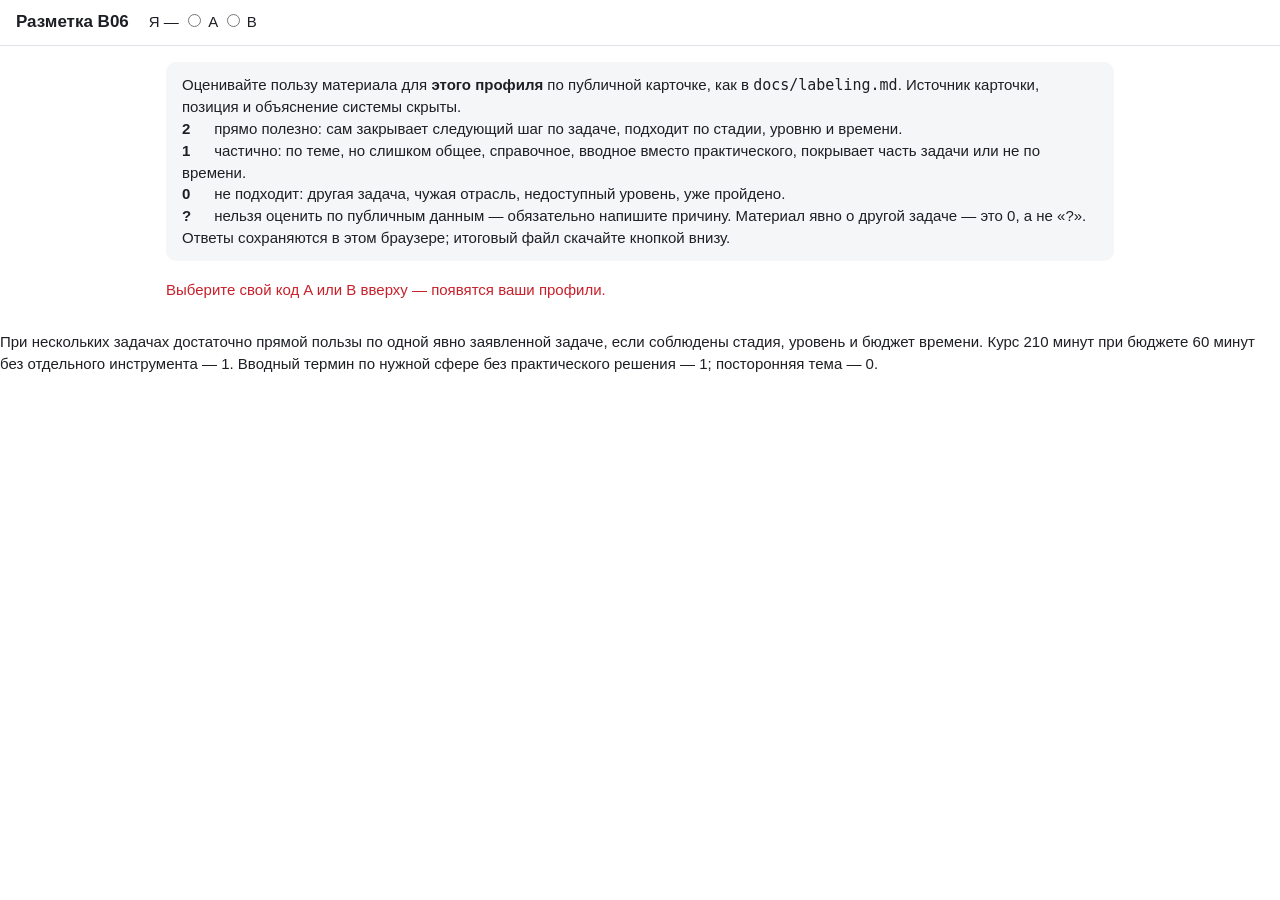
<file: artifacts/weight_tuning/form.html>
<!doctype html>
<html lang="ru">
<head>
<meta charset="utf-8">
<meta name="viewport" content="width=device-width, initial-scale=1">
<title>Разметка релевантности B06</title>
<style>
  :root { --ink: #1d1f24; --muted: #5d6370; --line: #dfe2e7; --soft: #f5f6f8; --accent: #c8202a; --ok: #1b7f3b; }
  * { box-sizing: border-box; }
  body { margin: 0; font: 15px/1.45 "Segoe UI", Arial, sans-serif; color: var(--ink); background: #fff; }
  header { position: sticky; top: 0; background: #fff; border-bottom: 1px solid var(--line); padding: 10px 16px;
    display: flex; flex-wrap: wrap; gap: 12px 20px; align-items: center; z-index: 2; }
  header h1 { font-size: 17px; margin: 0; }
  main { max-width: 980px; margin: 0 auto; padding: 16px; }
  .scale { background: var(--soft); border-radius: 10px; padding: 12px 16px; margin-bottom: 18px; }
  .scale b { display: inline-block; min-width: 28px; }
  .profile { border: 1px solid var(--line); border-radius: 12px; margin: 0 0 22px; }
  .profile > .head { background: var(--soft); border-radius: 12px 12px 0 0; padding: 12px 16px; }
  .profile h2 { margin: 0 0 6px; font-size: 16px; }
  .fields { display: grid; grid-template-columns: max-content 1fr; gap: 2px 12px; margin: 0; }
  .fields dt { color: var(--muted); }
  .fields dd { margin: 0; }
  .history { margin: 6px 0 0; padding-left: 18px; color: var(--muted); }
  .pair { padding: 12px 16px; border-top: 1px solid var(--line); display: grid; grid-template-columns: 1fr 300px; gap: 14px; }
  .pair.done { background: #fbfdfb; }
  .meta { color: var(--muted); font-size: 13px; }
  .title { font-weight: 600; margin: 2px 0 4px; }
  .summary { font-size: 14px; }
  fieldset { border: 0; margin: 0; padding: 0; display: flex; flex-wrap: wrap; gap: 6px; align-content: flex-start; }
  fieldset label { border: 1px solid var(--line); border-radius: 8px; padding: 4px 10px; cursor: pointer; font-size: 14px; }
  fieldset input { margin-right: 4px; }
  textarea { width: 100%; min-height: 34px; font: inherit; font-size: 13px; margin-top: 6px; border: 1px solid var(--line); border-radius: 6px; padding: 4px 6px; }
  .bad { color: var(--accent); }
  .good { color: var(--ok); }
  button { font: inherit; padding: 6px 14px; border-radius: 8px; border: 1px solid var(--accent); background: var(--accent); color: #fff; cursor: pointer; }
  button:disabled { opacity: .45; cursor: not-allowed; }
  .finish { border: 1px solid var(--line); border-radius: 12px; padding: 16px; margin-bottom: 40px; }
  @media (max-width: 720px) { .pair { grid-template-columns: 1fr; } }
</style>
</head>
<body>
<header>
  <h1>Разметка B06</h1>
  <div role="radiogroup" aria-label="Код разметчика">Я — <label><input type="radio" name="labeler" value="A"> A</label>
    <label><input type="radio" name="labeler" value="B"> B</label></div>
  <div id="progress" aria-live="polite"></div>
</header>
<main>
  <div class="scale">
    Оценивайте пользу материала для <b>этого профиля</b> по публичной карточке, как в <code>docs/labeling.md</code>.
    Источник карточки, позиция и объяснение системы скрыты.<br>
    <b>2</b> прямо полезно: сам закрывает следующий шаг по задаче, подходит по стадии, уровню и времени.<br>
    <b>1</b> частично: по теме, но слишком общее, справочное, вводное вместо практического, покрывает часть задачи или не по времени.<br>
    <b>0</b> не подходит: другая задача, чужая отрасль, недоступный уровень, уже пройдено.<br>
    <b>?</b> нельзя оценить по публичным данным — обязательно напишите причину. Материал явно о другой задаче — это 0, а не «?».
    Ответы сохраняются в этом браузере; итоговый файл скачайте кнопкой внизу.
  </div>
  <div id="pick" class="bad">Выберите свой код A или B вверху — появятся ваши профили.</div>
  <div id="profiles"></div>
  <div class="finish" id="finish" hidden>
    <label><input type="checkbox" id="independent"> Я оценивал(а) самостоятельно и не видел(а) оценок коллеги</label>
    <p id="missing" class="bad"></p>
    <button id="download" disabled>Скачать мои оценки · JSON</button>
  </div>
</main>
<script>
const POOL = {"assigned": {"A": ["P01", "P04", "P05", "P06", "P07", "P09", "P10", "P12", "P16", "P18", "P23", "P25", "P26", "P27", "P29", "P30", "P31", "P32", "P33", "P34", "P35"], "B": ["P01", "P02", "P03", "P08", "P11", "P13", "P14", "P15", "P16", "P17", "P19", "P20", "P21", "P22", "P24", "P26", "P28", "P30", "P34", "P36"]}, "cards": {"019dab27-c05c-7648-b77b-7f7b923402ba": {"access": "free", "duration_min": null, "format": "tool", "price_rub": null, "summary": "", "title": "Калькулятор выбора системы налогообложения для ИП и ООО", "type": "calculator"}, "027c948e-1d5f-4f13-b0c8-e68c3d3a70f6": {"access": "free", "duration_min": 6, "format": "guide", "price_rub": null, "summary": "И не запутаться в расчётах", "title": "Как восстановить НДС, который раньше уже был принят к вычету", "type": "article"}, "030c2f9d-eba7-4652-a7f1-b6d0f9165e03": {"access": "free", "duration_min": 12, "format": "guide", "price_rub": null, "summary": "Какие сервисы выбрать, как зарегистрироваться и что поручить ИИ уже сегодня", "title": "Нейросети для бизнеса: с чего начать", "type": "article"}, "05636dba-99d4-4107-a4e9-84cda7d89f84": {"access": "free", "duration_min": 8, "format": "guide", "price_rub": null, "summary": "Сверхурочные, льготы, квоты для инвалидов, охрана труда", "title": "Изменения в трудовом законодательстве с 1 сентября 2026 года", "type": "article"}, "062ff7a9-4168-4d30-9334-1e8eb10555f0": {"access": "free", "duration_min": 6, "format": "guide", "price_rub": null, "summary": "Как рассчитать, заплатить и вернуть", "title": "НДС при импорте и экспорте товаров", "type": "article"}, "07d4ea03-382a-459a-8e49-7ea07d0464c1": {"access": "free", "duration_min": 9, "format": "guide", "price_rub": null, "summary": "Про то, как работает платформа, какие товары продают и что учесть для регистрации бизнеса", "title": "Как начать работу на Яндекс Маркете. Часть 1", "type": "article"}, "08b5d863-7705-48d2-82b2-738a29a1169d": {"access": "free", "duration_min": 8, "format": "guide", "price_rub": null, "summary": "Виды лид-магнитов, площадки и примеры для B2B и B2C", "title": "Ловись, рыбка, большая и маленькая: что такое лид-магниты", "type": "article"}, "0938cdc1-8159-41ef-8960-850edb08be8a": {"access": "free", "duration_min": 6, "format": "guide", "price_rub": null, "summary": "Сроки, нюансы и пошаговая инструкция", "title": "Заявление на патент: как заполнить и подать", "type": "article"}, "0aa82f3c-7bc7-4518-a323-393da042feab": {"access": "free", "duration_min": 15, "format": "guide", "price_rub": null, "summary": "Знакомимся с удобным инструментом планирования финансов", "title": "Как предпринимателю составить и вести платёжный календарь", "type": "article"}, "0b644297-1b7b-4323-a490-a28b24b4ac23": {"access": "free", "duration_min": 90, "format": "recording", "price_rub": null, "summary": "Разбираем изменения в миграционном законодательстве", "title": "Как работать с иностранными сотрудниками в 2026–2027 годах", "type": "webinar"}, "0bd77b33-03dd-47de-87a5-853badbc22fb": {"access": "free", "duration_min": 6, "format": "guide", "price_rub": null, "summary": "Что это за документ, образец, кто утверждает", "title": "Правила внутреннего трудового распорядка: что это и как их составить", "type": "article"}, "0c54e6cc-ad77-4b13-9c78-de7d4adce189": {"access": "free", "duration_min": 7, "format": "guide", "price_rub": null, "summary": "Рассказываем, как теперь нужно оформлять и оплачивать работу наставника", "title": "Наставничество по ТК РФ: как оформить, оплатить и прекратить", "type": "article"}, "0d63697c-8fe9-4b4b-9a66-7cad43aab1ea": {"access": "free", "duration_min": 8, "format": "guide", "price_rub": null, "summary": "Как проводить оценочные встречи с сотрудниками в конце года", "title": "Итоговая обратная связь: инструкция для руководителя", "type": "article"}, "0f0ab03b-1205-44f1-ba6b-dfdeac473a42": {"access": "free", "duration_min": 8, "format": "guide", "price_rub": null, "summary": "Рассмотрим плюсы, минусы и риски таких зон для предпринимателей в РФ", "title": "Бондовые зоны в Китае: что это, как работают и особенности", "type": "article"}, "10757b06-e528-41cd-9ac5-90b6e92e7a73": {"access": "free", "duration_min": 4, "format": "quick_answer", "price_rub": null, "summary": "Рассказываем, как зарабатывать, не имея миллиона подписчиков", "title": "В поисках рекламодателя: инструкция для блогера", "type": "article"}, "1363765d-8abf-4247-9708-b515edcc1966": {"access": "free", "duration_min": 4, "format": "quick_answer", "price_rub": null, "summary": "За чем следить, чтобы избежать проблем", "title": "Будущее маркетплейсов: новые правила работы в 2025 году", "type": "article"}, "15f98bc1-e7de-40dc-9008-8a78f719d292": {"access": "free", "duration_min": 12, "format": "guide", "price_rub": null, "summary": "Готовимся побеждать в заявках на электронных торговых площадках", "title": "Какие документы нужны для участия в тендерах", "type": "article"}, "176ffb53-68d6-4119-a435-2fe7ecb1b21c": {"access": "free", "duration_min": 270, "format": "course", "price_rub": null, "summary": "Погружаемся в сделки с заёмным финансированием: расчёты и анализ в Excel", "title": "Модель LBO шаг за шагом", "type": "course"}, "19635307-516d-4308-b57d-c0e55e52ac09": {"access": "free", "duration_min": 10, "format": "guide", "price_rub": null, "summary": "Что делать предпринимателю после решения суда", "title": "Приостановка деятельности ИП и ООО: причины и последствия", "type": "article"}, "19780ce2-b1fc-46b9-9b33-27c75ec99a33": {"access": "free", "duration_min": 9, "format": "guide", "price_rub": null, "summary": "Определяем стоимость работника для компании и предлагаем способы её уменьшить", "title": "Сколько стоит сотрудник для работодателя в 2026 году", "type": "article"}, "19e8d30f-6364-4213-a9e8-51c35dbc365a": {"access": "free", "duration_min": 5, "format": "quick_answer", "price_rub": null, "summary": "Что это и кому её необходимо подключить", "title": "Обязательная маркировка звонков для бизнеса", "type": "article"}, "1a73c636-dedd-4981-8e85-421de27fdf15": {"access": "free", "duration_min": 7, "format": "guide", "price_rub": null, "summary": "Как нейросети влияют на рынок труда и что уже нужно делегировать им, чтобы усилить бизнес", "title": "Где ИИ заменит людей: прогнозы, план для предпринимателей", "type": "article"}, "1a78b86f-3d62-48be-9987-78567a48fa80": {"access": "free", "duration_min": 150, "format": "course", "price_rub": null, "summary": "Детям — мороженое, даме — цветы, а вам — новые клиенты с сервисом доставки Flowwow", "title": "Букет продаж: выходим на Flowwow", "type": "course"}, "1c34dffb-6d03-4537-aabe-f9d22dbd8ba6": {"access": "free", "duration_min": 10, "format": "guide", "price_rub": null, "summary": "Решения на разные сроки", "title": "Куда разместить свободные деньги бизнеса", "type": "article"}, "1c402043-808d-4604-9f45-0565ed4f79ba": {"access": "free", "duration_min": 15, "format": "course", "price_rub": null, "summary": "Что-то слышали о 115-ФЗ, но не разобрались до конца? Эксперт банка всё объяснит", "title": "Самое важное о 115-ФЗ", "type": "course"}, "1d1e34b8-8f46-4f36-8d5d-0e7aea417913": {"access": "free", "duration_min": 13, "format": "guide", "price_rub": null, "summary": "Разбираемся, как принимать оплату и не попасть под блокировки", "title": "Как ИП принимать платежи от физических лиц", "type": "article"}, "1de3d795-d405-4c56-9fd4-5f36ba9917e0": {"access": "free", "duration_min": 7, "format": "guide", "price_rub": null, "summary": "Объясняем, зачем нужна стратегия, и даём пошаговый план её разработки и реализации", "title": "Как разработать стратегию продвижения в интернете", "type": "article"}, "1e4351d5-c245-4556-9fb1-38cffc583cf5": {"access": "free", "duration_min": 15, "format": "course", "price_rub": null, "summary": "Можно, если осторожно: специалист банка помогает разобраться, как использовать наличку в бизнесе", "title": "Наличка: как использовать, чтобы не нарушить 115-ФЗ", "type": "course"}, "1eded3db-ecc0-4c85-864e-54ff56e1ecc7": {"access": "free", "duration_min": 18, "format": "guide", "price_rub": null, "summary": "Разбираемся пошагово во всех тонкостях", "title": "Как принять на работу иностранца", "type": "article"}, "1f2c0cdb-2f61-4169-ac20-051d75b11310": {"access": "free", "duration_min": 8, "format": "guide", "price_rub": null, "summary": "Какой лучше выбрать и как перейти с одного на другой", "title": "Какие бывают графики работы", "type": "article"}, "1f49948d-e150-4614-8bb4-f728c5d15757": {"access": "free", "duration_min": 9, "format": "guide", "price_rub": null, "summary": "Виды деятельности и инструкция, которая поможет получить разрешение на легальную работу", "title": "Непиратский бизнес: кому нужна лицензия и как её оформить", "type": "article"}, "1fe2b6c4-7b54-453d-bd2b-d28fbd0cc2d2": {"access": "free", "duration_min": 3, "format": "quick_answer", "price_rub": null, "summary": "Анализ причин популярности маркетплейсов в России", "title": "Маркетплейсы: легко войти, но сложно преуспеть", "type": "article"}, "20a3373c-cd8b-4531-abf8-4fb8955e6880": {"access": "free", "duration_min": 10, "format": "guide", "price_rub": null, "summary": "Для чего нужна CJM, из чего она состоит и какие с ней могут быть сложности", "title": "Как составить карту пути клиента — customer journey map", "type": "article"}, "212e9bd6-ab6b-43f6-99ee-202820daa500": {"access": "free", "duration_min": 7, "format": "guide", "price_rub": null, "summary": "Разбираемся в требованиях площадок и показываем, как лучше оформить", "title": "Делаем инфографику для маркетплейсов: инструкция", "type": "article"}, "2155a4c8-2293-4b16-b928-cf72f2de72b5": {"access": "free", "duration_min": 50, "format": "course", "price_rub": null, "summary": "Уже можно стать ИП? А теперь? А сейчас? Расскажем, когда и как переходить от самозанятости к ИП", "title": "Как самозанятому стать ИП", "type": "course"}, "227afdcd-fab7-41e0-8ec5-6536504f5b6b": {"access": "free", "duration_min": 7, "format": "guide", "price_rub": null, "summary": "Делим дела на важные и срочные, чтобы понять, что делать первым, что делегировать, а что вычеркнуть", "title": "Матрица Эйзенхауэра: как расставить приоритеты", "type": "article"}, "23201f15-cebc-4ecf-99d5-f6e7e9ff8847": {"access": "free", "duration_min": 6, "format": "guide", "price_rub": null, "summary": "Разбираем, что меняется для платформ, исполнителей и заказчиков с 1 октября 2026 года", "title": "289-ФЗ: новые правила платформенной занятости", "type": "article"}, "24e2108c-72f7-4a08-bc96-9354aeaaa7a4": {"access": "free", "duration_min": 14, "format": "guide", "price_rub": null, "summary": "Рассказываем, как подготовиться к переговорам и привлечь деньги в ваш бизнес", "title": "Ищем инвестора: инструкция для предпринимателей", "type": "article"}, "255a0449-8167-467a-96d6-7bff5688f73f": {"access": "free", "duration_min": 10, "format": "guide", "price_rub": null, "summary": "Как превратить речь в мощный инструмент управления и вдохновения", "title": "Голос лидера: говорите так, чтобы команда шла за вами", "type": "article"}, "2586489a-b699-493c-911d-030e43fbc4f1": {"access": "free", "duration_min": 8, "format": "guide", "price_rub": null, "summary": "Зачем это надо, как работает на Ozon и можно ли не использовать маркировку", "title": "Как маркировать товары на OZON", "type": "article"}, "260f80ff-14a5-43a2-9a6d-edb5773f682e": {"access": "free", "duration_min": 90, "format": "recording", "price_rub": null, "summary": "Разбираем, что бизнесу изменить до 1 октября 2026", "title": "Закон о платформенной экономике: новые правила маркетплейсов", "type": "webinar"}, "26ae5eeb-9d81-4bfc-85d6-1086d9ab5a44": {"access": "free", "duration_min": 240, "format": "course", "price_rub": null, "summary": "Узнайте, как искать, выбирать и адаптировать продажников, чтобы они быстрее выходили на результат", "title": "Подбор и адаптация команды продаж", "type": "course"}, "2887002e-8d61-4bb6-b2ad-eb4d97101ae8": {"access": "free", "duration_min": 9, "format": "guide", "price_rub": null, "summary": "Разбираем, что наладить в работе отдела продаж, чтобы не терять клиентов", "title": "Как контролировать качество продаж", "type": "article"}, "28fa7835-2c31-4d6a-ac86-c63361f8e7a8": {"access": "free", "duration_min": 13, "format": "guide", "price_rub": null, "summary": "Что продавать и как преуспеть среди тысяч селлеров", "title": "Как выходить на маркетплейсы", "type": "article"}, "293e0962-7aa1-491e-ab4b-ed9e787428c2": {"access": "free", "duration_min": 17, "format": "guide", "price_rub": null, "summary": "Рассказываем, какие типы бизнес-планов есть и что в них должно быть, чтобы бизнес взял курс на прибыль", "title": "Как составить бизнес-план: пошаговая инструкция", "type": "article"}, "296e7be7-e4ff-4ed9-9302-7f3dacad8d8b": {"access": "subscription", "duration_min": 35, "format": "podcast", "price_rub": 990, "summary": "В таблице плюс, на счёте минус. Как не попасть в кассовый разрыв — и что делать, если уже попали", "title": "Кассовый разрыв — не приговор: как управлять финансами бизнеса", "type": "podcast"}, "2a004359-bc2c-4990-bae7-89d38d80d5eb": {"access": "free", "duration_min": 3, "format": "quick_answer", "price_rub": null, "summary": "Изучите заранее, чтобы сэкономить себе время", "title": "Какие документы нужны для выхода на Ozon", "type": "article"}, "2b8b16cf-1991-473c-bedd-08be7a332fe7": {"access": "free", "duration_min": 10, "format": "guide", "price_rub": null, "summary": "Новые требования для строительства, пищевой промышленности и иных сфер", "title": "Какие ГОСТы заработали в 2026 году", "type": "article"}, "2bfd2876-6813-43c2-ab4a-2c74638fea40": {"access": "free", "duration_min": 15, "format": "guide", "price_rub": null, "summary": "Внутри — объяснения, как регулярный финансовый анализ может спасти ваш бизнес", "title": "Проводим финансовый анализ предприятия, чтобы бури были нипочём", "type": "article"}, "2c804284-6d65-4f8e-ac39-050125fc583a": {"access": "free", "duration_min": 7, "format": "guide", "price_rub": null, "summary": "Самое важное для безналичных расчётов с людьми, которые связаны с вашим бизнесом", "title": "Как ИП и ООО переводить деньги на карту физлицу: расплата без подстав", "type": "article"}, "2cf5e7cc-6abb-47b5-afc9-ab672a641b99": {"access": "free", "duration_min": 11, "format": "guide", "price_rub": null, "summary": "Пошагово разбираемся, что такое маркировка и какие товары нужно маркировать", "title": "Как маркировать товары на Wildberries", "type": "article"}, "2d497201-7129-45bf-adfe-5e1d4d39265c": {"access": "free", "duration_min": 10, "format": "guide", "price_rub": null, "summary": "Виды, этапы и инструменты: SWOT, PEST, матрица Ансоффа и OKR", "title": "Стратегическое планирование в бизнесе", "type": "article"}, "2d74cc0b-049a-49f7-950e-dff510ed1e58": {"access": "free", "duration_min": 13, "format": "guide", "price_rub": null, "summary": "Рассказали, как превратить ошибки конкурентов в свои победы", "title": "Как обогнать конкурентов: проводим анализ за 11 шагов", "type": "article"}, "2db46ed3-fb05-4380-bd20-30dff4f4a4c6": {"access": "free", "duration_min": 7, "format": "guide", "price_rub": null, "summary": "Как понять, что пора расширяться, какие для этого есть способы и инструменты", "title": "Хочу расширить свой бизнес и не прогореть", "type": "article"}, "2ddee156-763a-475a-9254-71303d34eb3b": {"access": "free", "duration_min": 3, "format": "quick_answer", "price_rub": null, "summary": "Пошаговая инструкция по регистрации и подготовке к продажам", "title": "Как начать работу на Яндекс Маркете", "type": "article"}, "2e1794bd-9546-4589-b53e-8a6b2f795839": {"access": "free", "duration_min": 9, "format": "guide", "price_rub": null, "summary": "Как рассчитать прибыль и на что её можно направить", "title": "Нераспределённая прибыль: раздать, копить или оставить на развитие", "type": "article"}, "2e413db8-c786-4abb-8cbb-762ecf59a819": {"access": "free", "duration_min": 7, "format": "guide", "price_rub": null, "summary": "Международные стандарты для тех, кто хочет привлекать иностранных инвесторов", "title": "Финансовая отчётность по МСФО в 2026 году: правила составления и новые стандарты", "type": "article"}, "30f2645a-dee5-4b57-9899-5b5431c40173": {"access": "free", "duration_min": null, "format": "guide", "price_rub": null, "summary": "Рассказываем про особенности декабрьского найма", "title": "Как закрывать вакансии перед Новым годом", "type": "article"}, "3121df66-bd8f-4e46-b25d-2571e44282df": {"access": "free", "duration_min": 17, "format": "guide", "price_rub": null, "summary": "Не бояться всё поменять после 30", "title": "Zorca ceramica: как превратить милое хобби в успешный бизнес", "type": "article"}, "318f87ab-1a94-4990-a9a2-5d4e206552b2": {"access": "free", "duration_min": 9, "format": "guide", "price_rub": null, "summary": "Простыми словами о пользе эквайринга для бизнеса и основных проводках для бухучёта", "title": "Как сделать отчёт по эквайрингу: план создания и проводки", "type": "article"}, "329aefef-d5d3-4c98-8a92-e347cbab8283": {"access": "free", "duration_min": 9, "format": "guide", "price_rub": null, "summary": "Разбираемся в причинах кризиса", "title": "Кадров на стройке не хватает: почему так и что делать бизнесу", "type": "article"}, "32a79a6c-b4c9-4644-80c9-319837729cde": {"access": "free", "duration_min": 10, "format": "guide", "price_rub": null, "summary": "Изменения в торговле, импорте, производстве и строительстве по ДДУ", "title": "Новые законы декабря 2025 года: что ждёт предпринимателей", "type": "article"}, "3345d782-d1f9-4a04-b553-4c91df7fb716": {"access": "free", "duration_min": 6, "format": "guide", "price_rub": null, "summary": "На что может рассчитывать пострадавший бизнес", "title": "Меры поддержки Wildberries и его селлеров", "type": "article"}, "33e658a1-7913-4448-9977-05288162efa1": {"access": "free", "duration_min": 5, "format": "quick_answer", "price_rub": null, "summary": "Разбираем один из факторов финансового успеха", "title": "Прибыль есть, а денег нет: как поможет cash flow", "type": "article"}, "371a9768-556e-47ef-bdc2-de8c9f00c14f": {"access": "free", "duration_min": 5, "format": "quick_answer", "price_rub": null, "summary": "Объясняем на примерах и даём пару лайфхаков", "title": "Как транспортные компании могут защитить бизнес от рисков и убытков", "type": "article"}, "386cdfd3-a335-4446-a415-b251f52f0f57": {"access": "free", "duration_min": 3, "format": "quick_answer", "price_rub": null, "summary": "Рассказываем, как определить, какой сотрудник вам нужен и какие задачи можно ему делегировать", "title": "Первый сотрудник: подготовка к найму", "type": "article"}, "388ae02a-ece5-474c-9d39-6bbe7283582d": {"access": "free", "duration_min": 9, "format": "guide", "price_rub": null, "summary": "Рассказываем, как выбрать стратегию выхода на новый рынок и добиться успеха", "title": "Стратегии выхода на новый рынок", "type": "article"}, "39356586-699d-4e96-a1fa-6dd76debbf80": {"access": "free", "duration_min": 12, "format": "guide", "price_rub": null, "summary": "Обзор российских сервисов с ИИ и пошаговый план внедрения", "title": "ИИ в CRM-системах: автоматизируем продажи и работу с клиентами", "type": "article"}, "396f81de-b006-43ab-988c-4395500217ef": {"access": "free", "duration_min": 7, "format": "guide", "price_rub": null, "summary": "Разбираем различия между жилой и коммерческой недвижимостью, налоги и штрафы", "title": "Что нужно знать о сдаче коммерческой недвижимости", "type": "article"}, "39d56e76-2da6-4ac4-8c57-1e7ba2b856c7": {"access": "free", "duration_min": 50, "format": "course", "price_rub": null, "summary": "На примерах учатся. Особенно на чужих. Для вас эксперты разобрали реальные запросы от предпринимателей", "title": "Кейсы предпринимателей: как справиться с вызовами", "type": "course"}, "39e17b4e-dfc9-4280-a5a0-02d6c66f8306": {"access": "free", "duration_min": 11, "format": "guide", "price_rub": null, "summary": "Рассказываем, как привлечь новых клиентов, не потратив при этом миллионы", "title": "Реферальная программа: что это такое и как создать", "type": "article"}, "3c3cf65d-8401-42eb-8ea6-bba9fed43756": {"access": "free", "duration_min": 17, "format": "guide", "price_rub": null, "summary": "Обзор сервисов для карточек на Ozon и Wildberries, примеры промптов и частые ошибки", "title": "Нейросети для селлеров: где и как создавать карточки товаров", "type": "article"}, "3d17b03e-0e69-44cf-aa04-110e92437016": {"access": "free", "duration_min": 270, "format": "course", "price_rub": null, "summary": "Хотите начать бизнес, но не знаете, как к нему подступиться? Без паники! Эксперты Альфа-Банка всё расскажут", "title": "Просто о сложном: первые шаги в бизнесе", "type": "course"}, "3ec43e4d-43b5-4b5e-8b9a-9f6d0b5ffde6": {"access": "free", "duration_min": 45, "format": "podcast", "price_rub": null, "summary": "Обсудили, зачем собирать данные о посетителях, как работать с негативом и создавать вау-эффект", "title": "Сервис в малом бизнесе: как удержать клиентов и заработать больше", "type": "podcast"}, "3fc10c68-3465-4aff-b0c2-6f50def687fc": {"access": "free", "duration_min": 180, "format": "course", "price_rub": null, "summary": "Хаос в бизнесе? Пора навести порядок. Создайте пространство, где меньше рутины и больше эффективности", "title": "Яндекс 360: порядок в бизнесе за 7 шагов", "type": "course"}, "41b734a4-2f1c-4bcc-8d89-bfa155456cd7": {"access": "free", "duration_min": 18, "format": "guide", "price_rub": null, "summary": "Какие правила и приёмы помогают понять потребности клиента и увеличить продажи", "title": "Техника активного слушания в переговорах", "type": "article"}, "41facb46-6c54-4548-aae4-eb0763548d64": {"access": "free", "duration_min": 4, "format": "quick_answer", "price_rub": null, "summary": "И что делать, если покупатель расплатился фальшивкой", "title": "Как проверить подлинность наличных", "type": "article"}, "437c3e25-fb43-4f9b-97e9-64ae70450b47": {"access": "free", "duration_min": 10, "format": "guide", "price_rub": null, "summary": "Все банки предлагают подключить зарплатный проект, но действительно ли без него не обойтись", "title": "Нужен ли вашему бизнесу зарплатный проект", "type": "article"}, "441225ac-0947-4951-baa3-f065f645d667": {"access": "free", "duration_min": 8, "format": "guide", "price_rub": null, "summary": "20+ вариантов для успешного старта", "title": "Как найти идею для бизнеса и что это такое", "type": "article"}, "448dce68-b2ab-4544-a27e-a9826486dcad": {"access": "free", "duration_min": 240, "format": "course", "price_rub": null, "summary": "Превратите искусственный интеллект в персонального ассистента для генерации идей, текстов и иллюстраций", "title": "Генеративный ИИ: курс по промптингу", "type": "course"}, "46357e00-155d-4dfa-b704-1073bfbb4838": {"access": "free", "duration_min": 7, "format": "guide", "price_rub": null, "summary": "Как его правильно переносить или продлять", "title": "Что делать, если больничный совпал с отпуском", "type": "article"}, "4673c1e0-6a43-447a-8813-b694a0e3b6f5": {"access": "free", "duration_min": 7, "format": "guide", "price_rub": null, "summary": "На сколько нужно повысить зарплату и как это сделать", "title": "Индексация заработной платы: руководство для компаний и бюджетников", "type": "article"}, "48fa14ee-dbe2-45ec-a528-7e00198afe26": {"access": "free", "duration_min": 12, "format": "guide", "price_rub": null, "summary": "Пошагово разбираем запуск бизнеса на торговых автоматах", "title": "Вендинговый бизнес: руководство по запуску", "type": "article"}, "4a6deac5-46e2-4d47-9388-73df6874bc6e": {"access": "free", "duration_min": 10, "format": "course", "price_rub": null, "summary": "Проверьте свои навыки в эксперт и узнайте, что можно улучшить", "title": "эксперт-вызов", "type": "course"}, "4c4f01a0-baea-46d7-a17c-cf88c3ffa78a": {"access": "free", "duration_min": 2, "format": "quick_answer", "price_rub": null, "summary": "Чек — это документ, который подтверждает оплату товара или услуги.", "title": "Чек", "type": "glossary"}, "4edc4abf-1f3c-41db-be25-25dfae8486b0": {"access": "free", "duration_min": 10, "format": "guide", "price_rub": null, "summary": "Что важно вашим клиентам при выборе товара и как использовать это для развития бизнеса", "title": "Исследование покупателей для производителей и оптовиков", "type": "article"}, "4faee251-03c4-4171-9129-86a133055633": {"access": "free", "duration_min": 5, "format": "quick_answer", "price_rub": null, "summary": "Что делать ИП, компаниям и самозанятым", "title": "Уведомление в Роскомнадзор: кому и как сообщать об обработке", "type": "article"}, "4fcc6f75-ffb4-440c-bda0-d2bbcc9b084c": {"access": "free", "duration_min": 7, "format": "guide", "price_rub": null, "summary": "Рассказываем, как работает чат-бот, как его создать и внедрить в бизнес", "title": "Как запустить чат-бот для поддержки клиентов", "type": "article"}, "4ff3cb45-874e-41cc-bf70-30101e9e2633": {"access": "free", "duration_min": 8, "format": "guide", "price_rub": null, "summary": "Для чего бизнесу нужна контекстная реклама и как её настроить", "title": "Что такое контекстная реклама и как она работает", "type": "article"}, "5059d412-1f50-4fba-b599-7bed07761271": {"access": "free", "duration_min": 9, "format": "guide", "price_rub": null, "summary": "Как правильно считать и выплачивать пособия пострадавшему сотруднику", "title": "Выплаты и компенсации при производственной травме", "type": "article"}, "507b0806-8994-4480-a721-01f021859a0b": {"access": "free", "duration_min": 7, "format": "guide", "price_rub": null, "summary": "Зачем она нужна и что писать", "title": "Как составить характеристику на работника", "type": "article"}, "50b23432-d660-4574-aefd-382ea91af9e9": {"access": "free", "duration_min": 10, "format": "guide", "price_rub": null, "summary": "Условия, заявление на патент и уменьшение налога", "title": "Патент на розничную торговлю в 2026 году", "type": "article"}, "50f16dfc-c93e-45f8-b5de-00caea9e972c": {"access": "free", "duration_min": 17, "format": "guide", "price_rub": null, "summary": "Пошаговая инструкция с реальными кейсами", "title": "Как внедрить искусственный интеллект в бизнес", "type": "article"}, "5180ba88-a690-4b0a-9c0b-36595c2ec417": {"access": "free", "duration_min": 9, "format": "guide", "price_rub": null, "summary": "Как платить и отчитываться за бизнес и сотрудников", "title": "УСН для ООО в 2026 году: налоги, взносы и отчётность", "type": "article"}, "51a9523a-7b0d-4bde-8ddd-0b7db4fd8c89": {"access": "free", "duration_min": 3, "format": "quick_answer", "price_rub": null, "summary": "Как работаем и отдыхаем с октября по декабрь", "title": "Производственный календарь на IV квартал 2025 года", "type": "article"}, "5216ec41-1938-446a-a9f4-67a874fe6a03": {"access": "free", "duration_min": 300, "format": "course", "price_rub": null, "summary": "Рассказываем и показываем, как работать в сервисе аналитики для продавцов и менеджеров маркетплейсов", "title": "эксперт изнутри: как увеличить продажи на маркетплейсах", "type": "course"}, "52679570-e47c-4a6e-b0d8-81b2f9904c54": {"access": "free", "duration_min": 8, "format": "guide", "price_rub": null, "summary": "Как взаимодействовать с СФР через СЭДО", "title": "Электронные больничные: как устроена система и как к ней подключиться", "type": "article"}, "52d541b1-6057-4780-8251-296daf2ce575": {"access": "free", "duration_min": 13, "format": "guide", "price_rub": null, "summary": "Финансовые риски, юридические ловушки и человеческий фактор", "title": "Франшиза без иллюзий: как выбрать работающую модель", "type": "article"}, "552c492d-fac3-43f6-97f4-7a2d2625744c": {"access": "free", "duration_min": 270, "format": "course", "price_rub": null, "summary": "Батя, сын и рептилоид собрались строить бизнес. Что делать, чтобы получился не кринж?", "title": "ИПэшники: строим некринжовый бизнес", "type": "course"}, "55791895-4544-4b54-86de-cd911b09f615": {"access": "free", "duration_min": 10, "format": "guide", "price_rub": null, "summary": "Узнайте, как выйти на маркетплейсы, провести аудит своей работы и увеличить продажи", "title": "Чек-листы для успешных продаж на маркетплейсах", "type": "article"}, "55e903e5-a65f-40b0-83db-17fc050e565a": {"access": "free", "duration_min": 35, "format": "course", "price_rub": null, "summary": "Решили открыть бизнес, а денег нет? Это не беда, эксперты по финансам расскажут, где их найти", "title": "Где взять деньги на бизнес", "type": "course"}, "565520c2-9067-4842-9c52-a53a56c00920": {"access": "free", "duration_min": 4, "format": "quick_answer", "price_rub": null, "summary": "И проверить спрос на продукт без долгой разработки и больших вложений", "title": "Как создать MVP", "type": "article"}, "56d14917-c097-43b2-b41e-2e5942cc2784": {"access": "free", "duration_min": 9, "format": "guide", "price_rub": null, "summary": "Права, обязанности и ответственность", "title": "Кто такой учредитель организации и какие функции он выполняет", "type": "article"}, "5886f9fd-a74b-41ac-80fb-e9c881d36ac2": {"access": "free", "duration_min": 13, "format": "guide", "price_rub": null, "summary": "Статья подготовлена совместно с фондом «Наше Будущее», который поддерживает социальных предпринимателей и помогает им развивать проекты в России", "title": "Эффективные каналы для продвижения социального бизнеса", "type": "article"}, "58a7de4f-82d7-492e-a7f5-febd3adacbba": {"access": "free", "duration_min": 18, "format": "guide", "price_rub": null, "summary": "Основатель «МойОфис» Дмитрий Комиссаров — о кризисах, удаче и о том, как не дать стартапу умереть", "title": "«В кризис можно нанять тех, кто раньше не ответил бы даже на письмо»", "type": "article"}, "59b21966-6020-4a41-ba40-9c6ce3fba90d": {"access": "free", "duration_min": 8, "format": "guide", "price_rub": null, "summary": "Что мешает и помогает бизнесу зарабатывать на регулярных платежах", "title": "Бизнес по подписке: от идеи до первой прибыли", "type": "article"}, "59dd50be-4f4d-4ff8-8ebf-5f02092a244f": {"access": "free", "duration_min": 6, "format": "guide", "price_rub": null, "summary": "Разбираем основные инструменты для оценки спроса на маркетплейсах и в интернете в целом", "title": "Как узнать спрос на товар", "type": "article"}, "5a5d6364-9ffc-465f-aa4f-3401aeb3e877": {"access": "free", "duration_min": 10, "format": "guide", "price_rub": null, "summary": "Памятка по инструментам", "title": "Как бизнесу меньше зависеть от курса валют", "type": "article"}, "5a6d0508-32bd-4262-b72d-e2821ea039c1": {"access": "free", "duration_min": 14, "format": "guide", "price_rub": null, "summary": "Пошаговая инструкция от экспертов банка о том, как действовать, если нарушили 115-ФЗ", "title": "115-ФЗ: Что делать, если попал под ограничения", "type": "article"}, "5a9aec3b-f9f0-4d60-a22d-cccee7fd69ca": {"access": "free", "duration_min": 13, "format": "guide", "price_rub": null, "summary": "Разбираемся, зачем вам нужен челлендж и как его организовать", "title": "Как бизнесу запустить свой челлендж", "type": "article"}, "5b5a51cb-f4e7-48ba-b290-70d4d5a23f7e": {"access": "free", "duration_min": 10, "format": "guide", "price_rub": null, "summary": "Разберём ключевые слова, ошибки оптимизации и дадим чек-лист, чтобы вы всё сделали правильно", "title": "SEO-оптимизация карточки товара: как попасть в топ на маркетплейсе", "type": "article"}, "5ba623cb-d98f-48b0-a272-c4aa3ab16b99": {"access": "free", "duration_min": 8, "format": "guide", "price_rub": null, "summary": "Рассказываем по шагам, как действовать и какие документы оформить", "title": "Сотрудник получил производственную травму: что делать", "type": "article"}, "5c9ecc99-f409-460e-98f3-38f76d7f3cf8": {"access": "free", "duration_min": 7, "format": "guide", "price_rub": null, "summary": "Разбираем методику работы с изменениями, которая максимально учитывает интересы команды", "title": "Модель ADKAR: пять шагов к успешному управлению изменениями в бизнесе", "type": "article"}, "5db3c867-10f7-408e-9906-471ea806fb12": {"access": "free", "duration_min": 8, "format": "guide", "price_rub": null, "summary": "Как выжить сезонному бизнесу", "title": "Что делать бизнесу в несезон", "type": "article"}, "5edc0396-99c8-4513-9a5d-f7ec20da3d8a": {"access": "free", "duration_min": 6, "format": "guide", "price_rub": null, "summary": "А в каких случаях хватит мобильной версии сайта", "title": "Мобильное приложение для бизнеса: когда оно действительно нужно", "type": "article"}, "5f5c2911-c486-47f1-a722-a2ddddf76919": {"access": "free", "duration_min": 8, "format": "guide", "price_rub": null, "summary": "Что подойдёт вам для личных целей и предпринимательства", "title": "Не кладите все яйца на один счёт: банковские счета для бизнеса и физлиц", "type": "article"}, "6034f6dd-f4f5-423d-af22-7fc28e076829": {"access": "free", "duration_min": 3, "format": "quick_answer", "price_rub": null, "summary": "", "title": "Ремаркетинг", "type": "glossary"}, "60602d31-ba32-4d49-b8b7-9de16431442d": {"access": "free", "duration_min": 8, "format": "guide", "price_rub": null, "summary": "Пошаговый порядок, документы и срок регистрации в ЕГРЮЛ", "title": "Как вносить изменения в устав ООО", "type": "article"}, "60ca36cb-32ce-46e1-9bfd-3c2e546cf2c2": {"access": "free", "duration_min": 6, "format": "guide", "price_rub": null, "summary": "И не бояться, что бизнес остановится, а после этого рухнет", "title": "Как выйти из операционного управления", "type": "article"}, "629f4784-7c39-4871-b7e6-630a3e11b49e": {"access": "free", "duration_min": 10, "format": "guide", "price_rub": null, "summary": "Поднимите руку, кто использует ИИ в работе? Сопротивляться искусственному интеллекту больше невозможно, пора делать его своим союзником во всех рабочих сферах. Давайте разбираться, что такой вайб-воркинг и как он облегчит нашу жизнь.", "title": "Вайб-воркинг: как правильно работать с ИИ", "type": "article"}, "62c9b798-2a15-49af-aba2-9c85fc0858dc": {"access": "free", "duration_min": 9, "format": "guide", "price_rub": null, "summary": "Как рассчитать инвестиции в покупку франшизы", "title": "Сколько стоит купить франшизу", "type": "article"}, "639382e9-9687-415a-a444-eaabc97082e4": {"access": "free", "duration_min": 8, "format": "guide", "price_rub": null, "summary": "Как уволить сотрудника по собственному желанию или инициативе работодателя", "title": "Увольнение на испытательном сроке", "type": "article"}, "64cb69f4-85ca-4e7e-b961-72ad3e68ee2b": {"access": "free", "duration_min": 2, "format": "quick_answer", "price_rub": null, "summary": "Маркетинг — это процесс привлечения и удержания клиентов с помощью разных способов, например, рекламы и акций. Основная цель маркетинга — сделать так, чтобы люди узнали о продукте и захотели его купить.", "title": "Маркетинг", "type": "glossary"}, "657cde4f-48a6-475e-b2d6-5963072ee689": {"access": "free", "duration_min": 9, "format": "guide", "price_rub": null, "summary": "Как заключать договоры при экспорте и импорте", "title": "Внешнеторговый контракт: виды, формы и этапы заключения сделки", "type": "article"}, "65ee1ff5-29f7-426c-ba67-71ac8b31ff26": {"access": "free", "duration_min": 13, "format": "guide", "price_rub": null, "summary": "ФСБУ 9/2025 и ФСБУ 10/2026: как на них перейти", "title": "Новые правила учёта доходов и расходов с 2027 года", "type": "article"}, "6829aca0-311e-4d32-96be-ed9d8babc0be": {"access": "free", "duration_min": 6, "format": "guide", "price_rub": null, "summary": "Узнайте о возможностях аптечного бизнеса под известным брендом", "title": "Франшизы аптек: обзор популярных сетей", "type": "article"}, "686c5b78-c108-42b6-9509-fd57800caa5d": {"access": "free", "duration_min": 7, "format": "guide", "price_rub": null, "summary": "Что проверяет налоговая и можно ли разделить законно", "title": "Дробление бизнеса: риски и ответственность", "type": "article"}, "68a335e0-a7cf-4e00-85b4-2600fcda9161": {"access": "free", "duration_min": 5, "format": "quick_answer", "price_rub": null, "summary": "И как общаться с инспектором", "title": "Что делать, если вас вызывают в ФНС", "type": "article"}, "68b8d210-bb22-471b-8c2a-72aaebc18167": {"access": "free", "duration_min": 8, "format": "guide", "price_rub": null, "summary": "Что это, кому нужно и как подключить", "title": "Торговый эквайринг. Вопрос — ответ", "type": "article"}, "6913bf2b-913b-4b60-aff8-9cde382a73f6": {"access": "free", "duration_min": 8, "format": "guide", "price_rub": null, "summary": "Внутри — ответы реальных компаний на отзывы клиентов", "title": "Кроме «спасибо»: как благодарить клиентов за положительные отзывы", "type": "article"}, "69b8ccd8-0c04-4aee-b710-f8ac4e3637b0": {"access": "free", "duration_min": 7, "format": "guide", "price_rub": null, "summary": "", "title": "Самое актуальное для предпринимателя в этом месяце", "type": "article"}, "6ae980f7-41d2-4c8f-87f7-3348be389e4d": {"access": "free", "duration_min": 6, "format": "guide", "price_rub": null, "summary": "Повышаем качество сервиса, чтобы клиенты остались довольны", "title": "Клиентский сервис: как улучшить качество обслуживания", "type": "article"}, "6b3a0b39-c29c-4d19-b89f-e577815c168a": {"access": "free", "duration_min": 5, "format": "quick_answer", "price_rub": null, "summary": "Проверьте себя или партнёра, чтобы работать спокойно", "title": "Как узнать систему налогообложения ИП: просто и достоверно", "type": "article"}, "6e02ce28-1d9d-48ad-b58d-5a9bf4ced8dc": {"access": "free", "duration_min": 2, "format": "quick_answer", "price_rub": null, "summary": "Нативная реклама — это вид рекламы, который гармонично встраивается в контент и не вызывает раздражения у аудитории. В отличие от обычной рекламы, нативная не выглядит как явное продвижение, а воспринимается как полезная или интересная информация. В последнее время нативная реклама стала одним из…", "title": "Нативная реклама", "type": "glossary"}, "6f2ac669-a73d-4f42-a707-475084aeccde": {"access": "free", "duration_min": 7, "format": "guide", "price_rub": null, "summary": "И что в ней написать, чтобы адекватно указать обязанности сотрудников", "title": "«Это нужно сделать вчера»: как оформить должностную инструкцию", "type": "article"}, "6f67bc74-7f66-413a-ac2e-da792bdf034a": {"access": "free", "duration_min": 6, "format": "guide", "price_rub": null, "summary": "Как установить на Windows, macOS, iOS и Android", "title": "Сертификаты Минцифры: что это такое и зачем их устанавливать", "type": "article"}, "7024714f-1b95-4e5e-8ce9-ad98bbe44a4b": {"access": "free", "duration_min": 5, "format": "quick_answer", "price_rub": null, "summary": "Формулы, примеры при разных ставках НДФЛ", "title": "Зарплата гросс и нет: как считать и какую указывать в вакансиях", "type": "article"}, "7031320b-1412-48ea-bca8-47ffe9748547": {"access": "free", "duration_min": 9, "format": "guide", "price_rub": null, "summary": "Детально разбираемся, кто что должен делать, чтобы не нарушить закон", "title": "ОРД, ЕРИР, erid: что всё это значит и как маркировать рекламу", "type": "article"}, "712e494c-f1cb-42dd-9640-fd8fc9dc0132": {"access": "free", "duration_min": 10, "format": "guide", "price_rub": null, "summary": "Статья подготовлена совместно с фондом «Наше Будущее», который поддерживает социальных предпринимателей и помогает им развивать проекты в России", "title": "Продвижение социального бизнеса: стратегия по привлечению клиентов", "type": "article"}, "71dbad6e-c284-4a6a-a846-ba5d5d263408": {"access": "free", "duration_min": 7, "format": "guide", "price_rub": null, "summary": "Какие реквизиты ставить в полях 20 и 24", "title": "Платёжки на зарплату: новые правила заполнения для сотрудников‐должников", "type": "article"}, "71fbc800-4a61-4f41-9e95-fd10ebe4ce42": {"access": "free", "duration_min": 7, "format": "guide", "price_rub": null, "summary": "Разбираем примеры двух видов занятий, на которых стоит предпринимательская деятельность", "title": "Инь и янь: чем отличаются работа и услуга и как это влияет на бизнес", "type": "article"}, "72b09272-9cce-40e7-b500-92e5d8f4aff7": {"access": "free", "duration_min": 240, "format": "course", "price_rub": null, "summary": "Приём-приём! Это приём платежей! Объясняем, как работать с кассой, эквайрингом и СБП", "title": "Азбука приёма платежей", "type": "course"}, "744d2423-88b9-4502-869f-fd9a0f6e2de5": {"access": "free", "duration_min": 6, "format": "guide", "price_rub": null, "summary": "Как сделать, чтобы ФНС правильно рассчитала налог, и отчитаться о состоянии бизнеса", "title": "ИП на АУСН в 2026 году: как работать и перейти", "type": "article"}, "74f77833-ac2f-4901-b00c-8c80dda4acef": {"access": "free", "duration_min": 9, "format": "guide", "price_rub": null, "summary": "Рассказываем, как выбрать франчайзера, и сравниваем популярные сети", "title": "Франшизы пекарен: готовый бизнес с ароматом свежей выпечки", "type": "article"}, "7526edac-1b9f-487e-ad97-35170d68b61c": {"access": "free", "duration_min": 10, "format": "guide", "price_rub": null, "summary": "Пени за просрочку, взыскание, арест имущества и порядок действий при долге", "title": "Налог на имущество: что будет, если не платить вовремя", "type": "article"}, "76091d92-fbab-46b7-bf1f-e5c7baad92c3": {"access": "free", "duration_min": 5, "format": "quick_answer", "price_rub": null, "summary": "Объясняем всё про номинальный счёт", "title": "Что такое безопасная сделка и зачем она нужна бизнесу", "type": "article"}, "76dfc64f-2402-46a7-ae9b-11191db8605e": {"access": "free", "duration_min": 9, "format": "guide", "price_rub": null, "summary": "Разбираемся, чего хотят гости в эпоху рационального потребления", "title": "Экономика заботы: как сервис влияет на выручку в 2026 году", "type": "article"}, "79b332f0-a676-4a9b-9772-e6aad483ce4f": {"access": "free", "duration_min": 7, "format": "guide", "price_rub": null, "summary": "Рассказываем, какие есть требования к размещению", "title": "Вывеска на фасаде: с кем согласовывать и как получить разрешение", "type": "article"}, "7a5e64de-3df3-4c11-b934-e3641a219fe5": {"access": "free", "duration_min": 8, "format": "guide", "price_rub": null, "summary": "Как зарегистрироваться в новом реестре и для кого это обязательно", "title": "ГосЛог в 2026 году: новые правила для экспедиторов и перевозчиков", "type": "article"}, "7a617f0e-15fd-4441-bebd-728353cff73d": {"access": "free", "duration_min": 7, "format": "guide", "price_rub": null, "summary": "Как будут развиваться нейросети в ближайшие годы и какие выводы из этого сделать бизнесу", "title": "ИИ-рынок в России: прогнозы и тренды", "type": "article"}, "7a64ac4f-2302-4c3b-9d4a-0f4cd8b133ea": {"access": "free", "duration_min": 12, "format": "guide", "price_rub": null, "summary": "Гайд по оплатам для компаний и ИП", "title": "Что такое бизнес-карта и зачем она нужна предпринимателю", "type": "article"}, "7ca82b5c-04d1-4fe6-8ef9-3ec5d26e88c8": {"access": "free", "duration_min": 10, "format": "guide", "price_rub": null, "summary": "Что изменится для импортёров и перевозчиков в 2026 году", "title": "Национальная система подтверждения ожидания товаров", "type": "article"}, "7cdca253-5911-4a62-b582-996d446f1fd9": {"access": "free", "duration_min": 9, "format": "guide", "price_rub": null, "summary": "Как оформить всё по закону", "title": "Продажа доли в ООО в 2026 году", "type": "article"}, "7dc31c2f-15dc-471a-a6aa-312d23090597": {"access": "free", "duration_min": 17, "format": "guide", "price_rub": null, "summary": "Как увеличить ЦА за счёт грамотного продвижения и рассчитать результат от вложений в рекламу", "title": "Что такое маркетинг 360 и как он работает?", "type": "article"}, "7e67e83b-7680-4a28-8939-fb2ff849e133": {"access": "free", "duration_min": 6, "format": "guide", "price_rub": null, "summary": "Последний толчок к регистрации, если сейчас вы работаете на себя неофициально", "title": "Ничего личного, это просто бизнес: когда выгодно открывать ИП", "type": "article"}, "7ed5b9e2-d183-4440-b467-f6ce6fcea1be": {"access": "free", "duration_min": 6, "format": "guide", "price_rub": null, "summary": "Как прописать в договоре и отражать в учёте", "title": "Постоплата товаров и услуг: что это и как с ней работать", "type": "article"}, "87132feb-dca5-4728-a553-061995d9d13a": {"access": "free", "duration_min": 6, "format": "guide", "price_rub": null, "summary": "Узнаём, как создать и удалить счёт, и что делать, когда придут деньги", "title": "Как самозанятому выставить счёт на оплату и получить деньги", "type": "article"}, "87490050-be7f-45c0-a966-d94ea7513c87": {"access": "free", "duration_min": 2, "format": "quick_answer", "price_rub": null, "summary": "Процентная ставка — это цена денег. Если точнее, это сумма, которую нужно заплатить за пользование деньгами. Она выражена в процентах от основной суммы за определённый период времени.", "title": "Процентная ставка", "type": "glossary"}, "87d2e893-2aed-4207-a017-3fdb90fa523f": {"access": "free", "duration_min": 10, "format": "guide", "price_rub": null, "summary": "Как узнать скорость продаж, найти залежавшийся товар и не заморозить лишние деньги на складе", "title": "Оборачиваемость товара: как считать и держать запасы под контролем", "type": "article"}, "88325fdb-adaf-47ac-9da1-e072c024d4a5": {"access": "free", "duration_min": 6, "format": "guide", "price_rub": null, "summary": "Курсовые разницы в налоге на прибыль: учёт и признание", "title": "Курсовые разницы в налоге на прибыль", "type": "article"}, "885cfcd6-e0fd-4ec1-af47-2113184986ba": {"access": "free", "duration_min": 15, "format": "guide", "price_rub": null, "summary": "Изменения в грузоперевозках, оплате услуг по подписке, продаже энергетиков и маркировке", "title": "Новые законы марта 2026 года: что ждёт предпринимателей", "type": "article"}, "89973767-894d-4c8d-965d-b4722f44de23": {"access": "free", "duration_min": 2, "format": "quick_answer", "price_rub": null, "summary": "Понятный комплекс продуктов и сервисов для развития бизнеса", "title": "Готовые решения для развития вашего бизнеса", "type": "article"}, "8a1e091c-89d8-422e-a864-d67aa56f9ec4": {"access": "free", "duration_min": 10, "format": "guide", "price_rub": null, "summary": "Как через контент продвигать бизнес и превращать подписчиков в клиентов", "title": "Личный бренд предпринимателя: практическое руководство", "type": "article"}, "8a259667-075a-45f8-8a84-384b545dc833": {"access": "free", "duration_min": 11, "format": "guide", "price_rub": null, "summary": "Что сегодня важнее количества показов и как оценить реальный эффект рекламы", "title": "Как получить желаемый результат с помощью медийной рекламы", "type": "article"}, "8aeca5ac-6119-4b6c-9436-db6aa80a870c": {"access": "free", "duration_min": 5, "format": "quick_answer", "price_rub": null, "summary": "Как заполнить, когда сдавать и что делать при ошибке", "title": "Подаём уведомление об НДФЛ, удержанном с 23 по 30 апреля", "type": "article"}, "8b319671-3d39-4a1d-b135-8d74e601e0a1": {"access": "free", "duration_min": 3, "format": "quick_answer", "price_rub": null, "summary": "Рассказываем про три документа, которые по закону от вас может требовать как покупатель, так и маркетплейс", "title": "Как подтвердить качество товара", "type": "article"}, "8be9c4dc-d301-4af3-9548-0a091b8cf441": {"access": "subscription", "duration_min": 120, "format": "course", "price_rub": 990, "summary": "Как продвигать свои товары и услуги в интернете", "title": "Интернет-маркетинг: разбираемся с экспертами", "type": "course"}, "8ce01fb1-d1f0-47a7-9986-93c6d6aba8ed": {"access": "free", "duration_min": 6, "format": "guide", "price_rub": null, "summary": "Главное о том, как вести базу данных, удерживать клиентов и адаптироваться под изменения", "title": "Создание и управление клиентской базой", "type": "article"}, "8daf0e4b-2231-4105-b75e-cd4a54c71663": {"access": "free", "duration_min": 5, "format": "quick_answer", "price_rub": null, "summary": "И узнаём, кто может не платить, даже если владеет автопарком", "title": "Берегись автомобиля: считаем налог на транспорт", "type": "article"}, "8de1b480-a7f4-42de-b82c-2a9142f94477": {"access": "free", "duration_min": 4, "format": "quick_answer", "price_rub": null, "summary": "Сроки, способы оплаты и реквизиты", "title": "Как платить налоги и взносы на единый налоговый счёт (ЕНС)", "type": "article"}, "8e5e57f9-a169-4def-b5e4-7babdc091d67": {"access": "free", "duration_min": 8, "format": "guide", "price_rub": null, "summary": "Расчёт оплаты, кто может работать, какие нужны документы", "title": "Работа в ночное время: как оформить сотрудников и не нарваться на штрафы", "type": "article"}, "902ff81d-ab85-454a-977e-a7dd219c80cd": {"access": "free", "duration_min": 15, "format": "guide", "price_rub": null, "summary": "Подробный гайд по запуску рекламы у инфлюенсеров: от выбора площадки до оценки эффективности", "title": "Инфлюенс-маркетинг: как продвигать бизнес через блогеров", "type": "article"}, "90420c9b-994c-4157-8ddf-b217c85db64c": {"access": "free", "duration_min": 13, "format": "guide", "price_rub": null, "summary": "Разберём на примерах, какие бывают трипваеры", "title": "Что такое трипваер и как его создать", "type": "article"}, "9117f76b-7412-4d08-893a-955d13559828": {"access": "free", "duration_min": 12, "format": "guide", "price_rub": null, "summary": "Защищаем бизнес от блокировок и штрафов", "title": "115-ФЗ в строительстве: как не попасть под ограничения", "type": "article"}, "91b3dfd0-66b0-483f-b8dd-86a0eb21a2e8": {"access": "free", "duration_min": null, "format": "template", "price_rub": null, "summary": "Если вы собираетесь открыть бизнес, то в некоторых случаях вам нужно будет заранее сообщить об этом государственным органам. Это называется уведомлением о начале осуществления предпринимательской деятельности. Кто должен подавать уведомление Отправлять такое сообщение должны не все. Список кодов…", "title": "Уведомление о начале предпринимательской деятельности", "type": "document"}, "95c83eaf-1afe-431b-af7d-cce532abb500": {"access": "free", "duration_min": 90, "format": "recording", "price_rub": null, "summary": "С 2027 года доходы и расходы в бизнесе будут считать по-новому. Разберём, что поменяется и как подготовиться", "title": "Что поменяют в учёте доходов и расходов с 2027 года", "type": "webinar"}, "95f0903b-144f-4e11-9323-81f81d7e703b": {"access": "free", "duration_min": 120, "format": "course", "price_rub": null, "summary": "Закупаем китайские товары и продаём на маркетплейсах Китая правильно", "title": "Бизнес с Китаем: финансы и платежи", "type": "course"}, "9766af8e-1923-4313-a4a8-e78a218d4b81": {"access": "free", "duration_min": null, "format": "tool", "price_rub": null, "summary": "Рассчитывает налог на доходы физических лиц по правилам 2026 года. Введите сумму и получите результат с учётом актуальных ставок", "title": "Калькулятор НДФЛ", "type": "calculator"}, "97f4e4ca-da22-460f-bbb0-e7c2da887f78": {"access": "free", "duration_min": 4, "format": "quick_answer", "price_rub": null, "summary": "Могут ли обязать дать ответ на претензию и как не испортить отношения с клиентом", "title": "Ответ на претензию: как правильно составить", "type": "article"}, "98395213-13ba-4621-80e5-c0beb3b03f9f": {"access": "free", "duration_min": 6, "format": "guide", "price_rub": null, "summary": "Разбираемся, как выбрать тот, что подходит покупателям и удобен бизнесу", "title": "Способы приёма онлайн-платежей", "type": "article"}, "9a1e6145-ca33-4d18-bf8a-0be4d8bd028d": {"access": "free", "duration_min": 8, "format": "guide", "price_rub": null, "summary": "Рассмотрим, от чего зависят доход и налоги и можно ли снизить налоговую нагрузку", "title": "Налоги с продаж на маркетплейсе", "type": "article"}, "9b528699-4033-47a0-a53e-c9d2ecdc8569": {"access": "free", "duration_min": 8, "format": "guide", "price_rub": null, "summary": "От обработки сканов до согласования договоров — с чего начать внедрение и какие риски учесть", "title": "Как автоматизировать документооборот с помощью ИИ", "type": "article"}, "9bf49f41-71da-4c3f-a549-d79e2a813729": {"access": "free", "duration_min": 7, "format": "guide", "price_rub": null, "summary": "Объясняем, кто такой дистрибьютор, какие они бывают и чем отличаются от дилеров", "title": "От производителя до потребителя: как стать дистрибьютором", "type": "article"}, "9c884290-7757-4a84-adaf-e0979386a584": {"access": "free", "duration_min": 10, "format": "guide", "price_rub": null, "summary": "Что такое контент-маркетинг и какие инструменты эффективны для привлечения аудитории", "title": "Контент-маркетинг здорового человека: как привлечь клиентов", "type": "article"}, "9cde3f78-d963-42fe-b168-ee1a9d689860": {"access": "free", "duration_min": 5, "format": "quick_answer", "price_rub": null, "summary": "И не обжечься", "title": "Ваш бизнес готов! Как выбрать франшизу кофейни", "type": "article"}, "9dbe4002-0c1a-40a1-8e9a-6465543e9f90": {"access": "free", "duration_min": 7, "format": "guide", "price_rub": null, "summary": "Чем они отличаются и что выгоднее для вашего бизнеса", "title": "Семь раз сравните, а потом выберите: лизинг или кредит", "type": "article"}, "9e0e0f59-3edd-47bc-bdac-7fa9a20149f8": {"access": "free", "duration_min": 8, "format": "guide", "price_rub": null, "summary": "Что такое матрица ответственности, как её построить и каких ошибок стоит избегать", "title": "Матрица RACI: как распределить роли в команде", "type": "article"}, "9e162930-de94-4cb8-891c-4d42fdcff3dd": {"access": "free", "duration_min": 5, "format": "quick_answer", "price_rub": null, "summary": "Разбираемся с особенностями налогового учёта и отчётности", "title": "ИП на НПД в 2026 году: расчёт и сроки уплаты налогов", "type": "article"}, "9e33739c-5c5b-4c46-ba32-d49713a33065": {"access": "free", "duration_min": 32, "format": "guide", "price_rub": null, "summary": "Пошаговая инструкция от идеи к первому клиенту", "title": "Бизнес в спорте: как начать и масштабировать", "type": "article"}, "9edef6a0-e4c8-4745-9739-dd77f5bc6a7c": {"access": "free", "duration_min": 120, "format": "course", "price_rub": null, "summary": "Оплата на любой вкус — норма для бизнеса. Подключайте новый сервис, заботьтесь о клиентах и зарабатывайте больше", "title": "Подели и заработай: работа с сервисом оплаты по частям", "type": "course"}, "a093ad51-e629-43f0-9b58-f33117c2444a": {"access": "free", "duration_min": null, "format": "template", "price_rub": null, "summary": "Это соглашение, по которому одна сторона (франчайзер) передаёт другой стороне (франчайзи) право использовать свой бренд, технологии и бизнес-модель. Такой договор позволяет открыть бизнес под известным брендом, получая от франчайзера поддержку и готовую систему ведения дел. Что включает договор 1…", "title": "Договор коммерческой концессии или договор франчайзинга", "type": "document"}, "a0f86128-e1e2-450d-ae94-98404a146dfa": {"access": "free", "duration_min": 12, "format": "guide", "price_rub": null, "summary": "Разбираем основные метрики", "title": "Как отследить эффективность рекламы", "type": "article"}, "a108ae00-c1ee-485e-b996-a07d2d378d3d": {"access": "free", "duration_min": 6, "format": "guide", "price_rub": null, "summary": "Разбираем, что такое туристический налог и что изменилось для предпринимателей", "title": "Туристический налог в 2026 году: порядок уплаты и расчёта", "type": "article"}, "a15524e4-59a1-4278-90eb-05482621a871": {"access": "free", "duration_min": 4, "format": "quick_answer", "price_rub": null, "summary": "Кому она нужна, а кому нет", "title": "Я на вас жалобу подам: как работать с книгой жалоб и предложений", "type": "article"}, "a17c89a8-cd49-4f82-ae25-e2d486240cd9": {"access": "free", "duration_min": 10, "format": "guide", "price_rub": null, "summary": "Регистрируемся на платформе, изучаем её достоинства, недостатки и схемы работы для бизнеса", "title": "Цвет настроения фиолетовый: старт продаж на «Мегамаркете»", "type": "article"}, "a25c8282-94c7-458e-abf6-9fbd7b996ef7": {"access": "subscription", "duration_min": 25, "format": "course", "price_rub": 990, "summary": "Команду собрали, а дальше? Расскажем, как сделать, чтобы сотрудники были довольны, а бизнес развивался", "title": "Как управлять командой", "type": "course"}, "a26fad9d-4380-4ba2-a8b9-27e495eeb721": {"access": "free", "duration_min": 90, "format": "course", "price_rub": null, "summary": "Как совмещать разные проекты и превращать предпринимательство в источник новых возможностей", "title": "Путь серийного предпринимателя: проходим с экспертами", "type": "course"}, "a306379f-116b-4d3a-b248-5885b396a121": {"access": "free", "duration_min": 14, "format": "guide", "price_rub": null, "summary": "Особенности ведения бизнеса с иностранцами", "title": "Как настроить международные партнёрские отношения", "type": "article"}, "a3743a1b-6752-4ee3-b645-061164169f58": {"access": "free", "duration_min": 8, "format": "guide", "price_rub": null, "summary": "Обзор российских сервисов и инструкция по внедрению", "title": "ИИ для бухучёта и управления финансами: риски и возможности", "type": "article"}, "a48c8334-9984-4fbd-bc48-ef9c6ee9413b": {"access": "free", "duration_min": 16, "format": "guide", "price_rub": null, "summary": "Рассказываем, какие бывают франшизы и как не ошибиться с выбором", "title": "Как открыть бизнес по франшизе: инструкция по выбору", "type": "article"}, "a5530eb4-e157-447d-b74c-2d58da34f357": {"access": "free", "duration_min": 8, "format": "guide", "price_rub": null, "summary": "Выбираем код пошагово и разбираемся, что будет, если этого не сделать", "title": "Какой ОКВЭД выбрать для маркетплейсов", "type": "article"}, "a5eb9564-d2b3-4b85-a423-312ec2557246": {"access": "free", "duration_min": 9, "format": "guide", "price_rub": null, "summary": "Узнайте, чем отличаются и как зарегистрировать", "title": "Торговая марка и товарный знак: в чём разница", "type": "article"}, "a5eda6e1-9521-475d-a70d-0f24ece3f23b": {"access": "free", "duration_min": 7, "format": "guide", "price_rub": null, "summary": "Образцы документов, чек-лист и распределение прибыли", "title": "ООО с несколькими учредителями: регистрация и протоколы", "type": "article"}, "a61d8b74-5dca-4642-950d-ac0887c68825": {"access": "free", "duration_min": 6, "format": "guide", "price_rub": null, "summary": "Зачем нужны, как работают и как получить сертификат соответствия стандарту", "title": "Обязательные и добровольные ГОСТы", "type": "article"}, "a8184af0-7007-4bc3-98c1-1ff55c949a97": {"access": "free", "duration_min": 120, "format": "course", "price_rub": null, "summary": "Изучите всё от регистрации до продвижения, чтобы быстро найти клиентов", "title": "Бизнес на Авито: лёгкая продажа товаров", "type": "course"}, "a88811d9-0479-4f6c-ad53-087dc31395cb": {"access": "free", "duration_min": 15, "format": "guide", "price_rub": null, "summary": "Как измерить и повысить результативность отдела", "title": "Показатели эффективности менеджеров по продажам", "type": "article"}, "a89ce40d-3d3c-465a-9d62-7f60e53bfc60": {"access": "free", "duration_min": 8, "format": "guide", "price_rub": null, "summary": "Рассказываем о видах и методах исследований и даём краткий план", "title": "Как провести маркетинговый анализ", "type": "article"}, "aa405158-ccc7-425f-aac1-cef7b3a7d5d7": {"access": "free", "duration_min": 5, "format": "quick_answer", "price_rub": null, "summary": "Обсуждаем, можно ли россиянам приобретать криптовалюту и какие операции с ней разрешены", "title": "Можно ли в России покупать криптовалюту?", "type": "article"}, "aa935ec8-b901-4af4-9620-c6e62de5bd8a": {"access": "free", "duration_min": 10, "format": "guide", "price_rub": null, "summary": "Что вам нужно учесть, чтобы не потерять деньги, а заработать их", "title": "Готовимся к распродаже: частые ошибки начинающих селлеров", "type": "article"}, "ac7481c9-bbe5-4513-ae98-4270285d5613": {"access": "free", "duration_min": 7, "format": "guide", "price_rub": null, "summary": "Готовим пакет документов заранее, чтобы пройти таможню легко", "title": "Какие документы нужны для таможенного оформления", "type": "article"}, "ad28e049-e659-40f5-bc76-0e50a2132ae6": {"access": "free", "duration_min": 15, "format": "guide", "price_rub": null, "summary": "Как работать с сервисом и какую информацию из него получать", "title": "Всё, что нужно знать о сервисе Яндекс Метрика", "type": "article"}, "ae1ee04e-3c36-432f-8988-74d5593e961b": {"access": "free", "duration_min": 2, "format": "quick_answer", "price_rub": null, "summary": "SMM — это маркетинг в социальных сетях, цель которого — использовать возможности социальных сетей для продвижения бренда, увеличения продаж и взаимодействия с клиентами.", "title": "SMM", "type": "glossary"}, "af6cd118-eae7-477a-9f26-650af15ce626": {"access": "free", "duration_min": 13, "format": "guide", "price_rub": null, "summary": "С чего начать, если вы не финансист и вообще мало что понимаете в финансах", "title": "Управленческий учёт: кому нужен и как его вести", "type": "article"}, "afe9aa6e-3af3-4b29-9f2a-2a02fa0e11a9": {"access": "free", "duration_min": 6, "format": "guide", "price_rub": null, "summary": "Какие штрафы и другие риски возможны, если действовать не по закону", "title": "Опасная экономия: последствия нарушений при оформлении работников", "type": "article"}, "b17f31ff-9967-45b5-80eb-b5b6452cda92": {"access": "free", "duration_min": 7, "format": "guide", "price_rub": null, "summary": "Как анализ звонков с помощью ИИ помогает повысить эффективность менеджеров", "title": "Нейросети для анализа звонков: что умеют и как подключить", "type": "article"}, "b4f1b72a-80a0-4162-92e8-94b5e695d15e": {"access": "free", "duration_min": 11, "format": "guide", "price_rub": null, "summary": "Пошаговый чек-лист", "title": "Система контроля качества: как разработать и внедрить", "type": "article"}, "b6490455-3e64-4a6f-a995-2d4649a5d798": {"access": "free", "duration_min": 3, "format": "quick_answer", "price_rub": null, "summary": "И найдите проверенных партнёров в Альфа-Банке", "title": "Альфа-Таргет: расскажите о своём бизнесе", "type": "article"}, "b672c506-2bec-4fb0-970d-362a8d5c2565": {"access": "free", "duration_min": 4, "format": "quick_answer", "price_rub": null, "summary": "Записали видео, которое поможет разобраться, как искать госзакупки через Альфа-Банк", "title": "Как найти госзакупку мечты в интернет-банке: видеоинструкция", "type": "article"}, "b763f7e8-106e-4cd2-b144-55de179ca494": {"access": "free", "duration_min": 5, "format": "quick_answer", "price_rub": null, "summary": "Получайте деньги на счёт мгновенно и экономьте на комиссии", "title": "СБП для бизнеса и платежи по QR-коду", "type": "article"}, "b826e37d-852a-4f7a-8900-185cd62ed422": {"access": "free", "duration_min": 25, "format": "guide", "price_rub": null, "summary": "Провели исследование и выяснили, с какими сложностями сталкиваются ретейлеры и как их пережить", "title": "Российский ретейл: вызовы и тренды, которые меняют рынок", "type": "article"}, "b8eb7827-d82c-470b-ad81-4df181108491": {"access": "free", "duration_min": 2, "format": "quick_answer", "price_rub": null, "summary": "Бюджет — это финансовый план, который отражает ожидаемые доходы и расходы государства, компании, или семьи за определённый период времени.", "title": "Бюджет", "type": "glossary"}, "b9d3361f-5428-4899-b351-7a0f03ef0ff7": {"access": "free", "duration_min": 8, "format": "guide", "price_rub": null, "summary": "Рейтинг площадок, виды бизнеса для выхода на маркетплейс и инструкция по началу работы", "title": "Селлер маркетплейса: кто такой, как им стать и сколько он зарабатывает", "type": "article"}, "bb03afc6-c765-48c6-8287-7d87aeb8d911": {"access": "free", "duration_min": 13, "format": "guide", "price_rub": null, "summary": "Образец, правила распределения прибыли и порядок выхода из партнёрства", "title": "Один в поле не воин: как оформить договор партнёрства в бизнесе", "type": "article"}, "bbe11068-60d1-491f-9ce2-069b447a2df8": {"access": "free", "duration_min": 9, "format": "guide", "price_rub": null, "summary": "Как увеличить продажи с помощью прогрева, какие есть способы и инструменты", "title": "Тепло ли тебе, девица? Как прогреть целевую аудиторию", "type": "article"}, "be9b837d-ba03-4a71-a29c-794afbcbce0f": {"access": "free", "duration_min": 9, "format": "guide", "price_rub": null, "summary": "С какого момента платить, как выбрать ставку и что делать с повышением НДС", "title": "НДС на УСН: как работать в 2026 году", "type": "article"}, "bf700049-6248-4f4b-95ec-178c1b231652": {"access": "free", "duration_min": 7, "format": "guide", "price_rub": null, "summary": "Как правильно проводить интервью с покупателями и какие вопросы задавать", "title": "Customer Development: как проверить спрос на продукт", "type": "article"}, "bfbf5d41-a299-485b-b5de-c3906ebf52ad": {"access": "free", "duration_min": 6, "format": "guide", "price_rub": null, "summary": "Формулы, примеры и учёт", "title": "Амортизация: что это, способы начисления и расчёт", "type": "article"}, "bfe7f6ad-8a40-41c7-bb91-e0cdd4c32e3a": {"access": "free", "duration_min": 105, "format": "recording", "price_rub": null, "summary": "В 2026 году ВЭД претерпел изменения: СПОТ, экологизация импорта. Расскажем, как не совершить ошибок", "title": "Нововведения ВЭД: всё, что вы боялись спросить", "type": "webinar"}, "c16abf76-1996-4191-b6ba-e8abb8d8b138": {"access": "free", "duration_min": 210, "format": "course", "price_rub": null, "summary": "Госзакупки — это не только для крупных игроков! Развиваем бизнес, увеличивая количество заказов", "title": "Госзакупки: теория и практика", "type": "course"}, "c1b52f0c-3207-496c-9841-605a6bef8744": {"access": "free", "duration_min": 10, "format": "guide", "price_rub": null, "summary": "Узнайте, какие бонусы даёт бизнесу благотворительность, кому помогать и как делать это регулярно", "title": "Запуск благотворительной акции: идеи и план действий для бизнеса", "type": "article"}, "c25dc6f4-de0e-4f66-95cc-53b92612da34": {"access": "free", "duration_min": null, "format": "tool", "price_rub": null, "summary": "Находит процент от числа, прибавляет или вычитает его, показывает долю одного числа от другого и восстанавливает исходную сумму по проценту", "title": "Калькулятор процентов", "type": "calculator"}, "c26e1425-711e-4df8-940b-83e453ff1b2f": {"access": "free", "duration_min": 8, "format": "guide", "price_rub": null, "summary": "Как бизнесу работать безопасно, пока ФАС даёт отсрочку", "title": "Реклама в Телеграме в 2026 году", "type": "article"}, "c2f1446a-1cbf-4e42-ad73-45569644cf85": {"access": "free", "duration_min": 160, "format": "course", "price_rub": null, "summary": "Проводим правовую самопроверку, чтобы не потерять бизнес", "title": "Юридическая самопроверка бизнеса", "type": "course"}, "c3ecd3f3-097d-4ef5-968d-1a9cb4d6f8b7": {"access": "free", "duration_min": 15, "format": "guide", "price_rub": null, "summary": "Полное руководство для предпринимателей", "title": "Как и зачем использовать ИИ для анализа отзывов", "type": "article"}, "c4072e56-a319-4fd7-9195-9179ab166138": {"access": "free", "duration_min": 2, "format": "quick_answer", "price_rub": null, "summary": "Мерч — это продукция с символикой бренда, которая используется для продвижения компании, укрепления её имиджа и увеличения лояльности клиентов. Сейчас это уже не просто сувенирная продукция, а мощный маркетинговый инструмент, который помогает бизнесу выделяться на фоне конкурентов и укреплять…", "title": "Мерч", "type": "glossary"}, "c5729151-8770-41ad-9394-be906d9e5680": {"access": "free", "duration_min": 6, "format": "guide", "price_rub": null, "summary": "Заботимся о клиентах и повышаем продажи", "title": "Как сформировать вау-сервис", "type": "article"}, "c5fd5db7-d068-4791-89b5-efc07c98567d": {"access": "free", "duration_min": 8, "format": "guide", "price_rub": null, "summary": "И как вернуться обратно, если понадобится", "title": "Переход с УСН на ПСН в 2026 году", "type": "article"}, "c67b2021-b0b5-4c25-b055-5244f2677204": {"access": "free", "duration_min": 9, "format": "guide", "price_rub": null, "summary": "Для всех, кто хочет больше продавать благодаря хорошим отношениям с заказчиками", "title": "Где и как вести учёт клиентов", "type": "article"}, "c76b637c-7d20-4ff0-adb5-429c4a486ae9": {"access": "free", "duration_min": 19, "format": "guide", "price_rub": null, "summary": "Полный гайд по работе цифрового сотрудника", "title": "Что такое ИИ-агенты и как они работают", "type": "article"}, "c83c3334-dc32-4822-9c1f-ae4b238fd3dd": {"access": "free", "duration_min": 9, "format": "guide", "price_rub": null, "summary": "Полный чек-лист для предпринимателя", "title": "Какие документы нужны для открытия кафе", "type": "article"}, "c83c5ea3-a280-480d-af20-dd7c31aef7dc": {"access": "free", "duration_min": 9, "format": "guide", "price_rub": null, "summary": "Новые правила и чек-лист для самопроверки", "title": "Работа с кассой в 2026 году", "type": "article"}, "c93921a7-a7a5-4f4e-9757-161aeebaacb7": {"access": "free", "duration_min": 8, "format": "guide", "price_rub": null, "summary": "Формулы для расчёта, среднеотраслевые значения и пример ответа на требование ФНС", "title": "Налоговая нагрузка: что это, как рассчитать и контролировать ИП и ООО", "type": "article"}, "cc490db4-f1b5-4a1a-9123-efbe945f548d": {"access": "free", "duration_min": 7, "format": "guide", "price_rub": null, "summary": "Кому нужно, стоимость, требования", "title": "Лицензирование табачной продукции с 1 октября 2026 года", "type": "article"}, "cd330130-ce64-4400-9307-a75187447428": {"access": "free", "duration_min": 7, "format": "guide", "price_rub": null, "summary": "Как выделиться среди конкурентов, удержать клиентов и сохранить маржинальность", "title": "Неценовая конкуренция: привлекаем клиентов без снижения цен", "type": "article"}, "ce10a90f-8257-4ac9-9b86-e586d81c5c6c": {"access": "free", "duration_min": 6, "format": "guide", "price_rub": null, "summary": "Рассказываем об эффективных методах поиска профессионалов", "title": "Как привлечь сотрудников в вашу компанию", "type": "article"}, "ce1ce2f9-3386-4cc4-9170-20fed013d117": {"access": "free", "duration_min": 6, "format": "guide", "price_rub": null, "summary": "Разбираемся, что говорит закон о переводах с карты на карту, какие платежи действительно становятся доходом и когда нужно отчитываться перед налоговой.", "title": "Налог на переводы с карты на карту", "type": "article"}, "ce9e4b30-5716-4188-a1de-dffd3a24be87": {"access": "free", "duration_min": 7, "format": "guide", "price_rub": null, "summary": "Методы расчёта, формулы и рентабельная цена", "title": "Как рассчитать маржинальность товаров на маркетплейсах", "type": "article"}, "cf011e83-7855-4463-87b6-9f2ba70be71d": {"access": "free", "duration_min": 5, "format": "quick_answer", "price_rub": null, "summary": "Режим НПД: как платить и отчитываться в 2026 году", "title": "Налог на профессиональный доход для самозанятых", "type": "article"}, "cf48949f-f446-4deb-90b7-6454144e5af7": {"access": "free", "duration_min": 90, "format": "course", "price_rub": null, "summary": "Рассказываем, как заработать миллион на продаже банковских гарантий", "title": "Веди бизнес с Альфа-Банком: стань агентом банковских гарантий", "type": "course"}, "d04cb5b7-0abe-4ed7-bfd7-0354ed96c841": {"access": "free", "duration_min": 30, "format": "guide", "price_rub": null, "summary": "Что делать, когда нагрузка по кредиту стала проблемой", "title": "Кредитные каникулы для бизнеса", "type": "article"}, "d0aa4598-3da2-478b-bbf8-bda81b231b58": {"access": "free", "duration_min": 120, "format": "course", "price_rub": null, "summary": "Начать продавать на WB, Ozon и Яндекс Маркете несложно. Но как зарабатывать на них? Эксперт всё объяснит", "title": "Маркетплейсы: с чего начать и как преуспеть", "type": "course"}, "d0ce5d7a-655a-49dc-a99e-ca014fefc469": {"access": "free", "duration_min": 10, "format": "guide", "price_rub": null, "summary": "Обучаемся искусству не спорить", "title": "Точка кипения: как вести себя в конфликте с клиентом", "type": "article"}, "d2778678-54a0-4550-8201-21fe7208dc30": {"access": "free", "duration_min": 9, "format": "guide", "price_rub": null, "summary": "Как работает «Честный знак», что нужно маркировать и кто за это отвечает", "title": "Система маркировки на маркетплейсах", "type": "article"}, "d2ac6707-9e50-4ca0-b9ec-090445658ac9": {"access": "free", "duration_min": 2, "format": "quick_answer", "price_rub": null, "summary": "Капитал — это совокупность ресурсов компании, которые она использует для получения прибыли. К капиталу относятся активы, которые помогают производить товары и услуги, развиваться и зарабатывать деньги.", "title": "Капитал", "type": "glossary"}, "d38ff662-4489-4dcf-8555-93abc52bf98c": {"access": "free", "duration_min": 18, "format": "guide", "price_rub": null, "summary": "Как измерить, проанализировать и повысить финансовое благополучие бизнеса", "title": "Рентабельность: больше, чем просто прибыль", "type": "article"}, "d39c24d8-102e-4829-af72-ed57c1bcbff2": {"access": "free", "duration_min": null, "format": "tool", "price_rub": null, "summary": "Считает НДС к уплате или вычету по любой ставке. Укажите сумму — калькулятор покажет размер налога, сумму с ним и без него", "title": "Калькулятор НДС", "type": "calculator"}, "d3b549ed-3433-4975-b964-d1785f79fbaf": {"access": "free", "duration_min": 10, "format": "guide", "price_rub": null, "summary": "Основные рекомендации", "title": "Продажи на Авито: как правильно оформлять объявление в каталог", "type": "article"}, "d5f95746-0a40-4e7f-825c-87d0556541ed": {"access": "free", "duration_min": 8, "format": "guide", "price_rub": null, "summary": "Примеры расчётов, лимиты для оплаты, документы", "title": "Как рассчитать больничные для сотрудника", "type": "article"}, "d6721f0c-600c-4494-80af-324b31b736e6": {"access": "free", "duration_min": 11, "format": "guide", "price_rub": null, "summary": "Как предотвратить нарушения и не навредить бизнесу", "title": "«Знание — сила»: какие бывают штрафы для ИП в 2026 году", "type": "article"}, "d6f2d2cf-8134-42ff-8bd4-6e07b19804c6": {"access": "free", "duration_min": 9, "format": "guide", "price_rub": null, "summary": "Как работать, не нарушая закон", "title": "Лицензия для салона красоты: как получить и на какие услуги нужна", "type": "article"}, "d9f5e69b-39e1-4629-a5dd-c0a9cc9afbbd": {"access": "free", "duration_min": 5, "format": "quick_answer", "price_rub": null, "summary": "Разбираем, как правильно оформить опись вложения и уведомление о вручении для заказного письма", "title": "Получите, распишитесь: как отправить письмо с описью и уведомлением", "type": "article"}, "da12cc51-3081-4cb9-99e6-c95a6b20fe04": {"access": "free", "duration_min": 10, "format": "guide", "price_rub": null, "summary": "Пошаговая инструкция по оформлению отношений с такими исполнителями", "title": "Договор с самозанятым: нужно ли заключать и как оформить", "type": "article"}, "da1c5011-8929-4d27-8fd9-d28be5c99ba6": {"access": "free", "duration_min": 8, "format": "guide", "price_rub": null, "summary": "Способы, документы, образцы и частые вопросы — всё в одной статье", "title": "Как расторгнуть договор ГПХ", "type": "article"}, "da3457cb-0580-4ad9-b7f0-8e7af93996f3": {"access": "free", "duration_min": 60, "format": "course", "price_rub": null, "summary": "Я куда-то нажал, и всё заблокировалось: как предпринимателю правильно совершать банковские операции", "title": "Транзит: как переводить деньги, чтобы не нарушить 115-ФЗ", "type": "course"}, "da70c611-a662-47c9-b1cb-edac5f854ccb": {"access": "free", "duration_min": null, "format": "template", "price_rub": null, "summary": "Расчётная ведомость Т-51 — это первичный бухгалтерский документ, в котором работодатель указывает все выплаты сотрудникам: зарплату, премии и другие начисления, а также удержания из заработной платы. Форма Т-51 утверждена постановлением Госкомстата России от 5 января 2004 года No 1. После 2013…", "title": "Расчётная ведомость (форма Т-51)", "type": "document"}, "da9576ed-10b4-495e-a427-7977e0c329ce": {"access": "free", "duration_min": 5, "format": "quick_answer", "price_rub": null, "summary": "Законные способы получать кровно заработанное и тратить на себя", "title": "Зарплата ИП: как сделать, чтобы она была, а вам за это ничего не было", "type": "article"}, "dbdf96f4-8022-4cc2-8a2d-3b584941615a": {"access": "free", "duration_min": 6, "format": "guide", "price_rub": null, "summary": "Где можно использовать и как получить бесплатно", "title": "Спасибо, КЭП: оформляем электронную подпись для ИП и компаний", "type": "article"}, "dc1ae1f5-0ed5-4bf9-a974-ac4073d52b07": {"access": "free", "duration_min": 7, "format": "guide", "price_rub": null, "summary": "И что должно входить в документ", "title": "У самурая нет цели, только план: составляем производственный план", "type": "article"}, "dc379a18-20ee-4b56-b439-74b36fe7276a": {"access": "free", "duration_min": 9, "format": "guide", "price_rub": null, "summary": "В каких случаях это нужно и что учесть", "title": "Как объединить два ПДФ-файла в один: инструкции от юриста", "type": "article"}, "de0b8a92-9c76-45f8-9976-25cbf43cccb6": {"access": "free", "duration_min": 8, "format": "guide", "price_rub": null, "summary": "С комментариями Тихона Сидорова, на дрожжах вырастившего бизнес по франшизе", "title": "Плюсы и минусы бизнеса по франшизе", "type": "article"}, "de95fb1b-35cb-4a3f-9d36-9a5e672bf466": {"access": "free", "duration_min": 4, "format": "quick_answer", "price_rub": null, "summary": "Рассказываем, почему выбор названия своего бренда без патентного поверенного имеет множество рисков", "title": "Как выбрать название бренда и не нарушить чужие права", "type": "article"}, "df66a91f-5259-4269-8379-4291e0b0d072": {"access": "free", "duration_min": 10, "format": "guide", "price_rub": null, "summary": "Чего не нужно делать, если хотите, чтобы ваш товар попал в топ поисковой выдачи", "title": "10 ошибок оформления карточек товаров на маркетплейсах", "type": "article"}, "e07e384c-6f11-47c3-b2d6-dfd82e97f730": {"access": "free", "duration_min": 7, "format": "guide", "price_rub": null, "summary": "Как оценить внешние риски и понять, стоит ли менять стратегию вашего бизнеса", "title": "Что такое PEST-анализ и как его провести", "type": "article"}, "e3357756-12dd-47d0-ab97-a888daab999e": {"access": "free", "duration_min": 9, "format": "guide", "price_rub": null, "summary": "Разбираемся в автоматизации бизнес-процессов и обсуждаем, как выбрать и внедрить инструменты", "title": "Коробка-автомат: как автоматизировать бизнес-процессы", "type": "article"}, "e36097d7-161b-48c9-81c0-2c44ee3b95f5": {"access": "free", "duration_min": 6, "format": "guide", "price_rub": null, "summary": "Разбираемся, когда нужно платить больше и меньше обычного, когда не нужно вообще и почему", "title": "Страховые взносы ООО: сколько и кому должен работодатель", "type": "article"}, "e5c8d28a-79c0-4877-80dd-06b68ba67576": {"access": "free", "duration_min": 10, "format": "guide", "price_rub": null, "summary": "Обзор AI-инструментов для подбора персонала, интеграция нейросетей и работа с персданными", "title": "Автоматизация найма с помощью ИИ: гайд для HR", "type": "article"}, "e6920f06-901c-45bd-a00d-ff42d641b113": {"access": "free", "duration_min": 10, "format": "guide", "price_rub": null, "summary": "Инструкция для самостоятельной онлайн-регистрации", "title": "Как открыть ООО", "type": "article"}, "e6fecac8-4454-402b-bf86-3b12cfb41e2d": {"access": "free", "duration_min": null, "format": "template", "price_rub": null, "summary": "Форма Р11001 — это заявление установленной формы для регистрации ООО с одним учредителем. Его подают в налоговую, и на его основе компанию включают в ЕГРЮЛ — Единый государственный реестр юридических лиц. Заявление Р11001 на первый взгляд может показаться сложным: в нём 20 страниц, на каждой из…", "title": "Форма регистрации ООО Р11001 с одним учредителем", "type": "document"}, "e70e1aef-6bcb-46c9-aa0d-ef40e5c60134": {"access": "free", "duration_min": 4, "format": "quick_answer", "price_rub": null, "summary": "Разбираем, в каких случаях бизнесу нужна печать, как её оформить и что делать, если она утеряна", "title": "Печать для бизнеса: когда нужна, как получить, что делать, если потеряли", "type": "article"}, "e8f2b3ca-a701-4c25-bffc-75e9cf9d1c7f": {"access": "free", "duration_min": 12, "format": "guide", "price_rub": null, "summary": "От формата продаж до закупки оборудования", "title": "Бизнес-план магазина одежды с нуля: выбираем нишу", "type": "article"}, "ea0d997d-f9a1-4a94-a4c7-c62eef14c85d": {"access": "free", "duration_min": 2, "format": "quick_answer", "price_rub": null, "summary": "AI-продакт-менеджер — это специалист, который отвечает за создание и развитие продуктов с использованием искусственного интеллекта. Он соединяет бизнес-задачи и технологии, чтобы внедрять ИИ в процессы компании и получать от этого реальную пользу. В бизнесе AI-продакт помогает находить точки…", "title": "AI-продакт-менеджер", "type": "glossary"}, "eb371f34-34ea-4cb3-991a-cbbea147eda2": {"access": "free", "duration_min": 240, "format": "course", "price_rub": null, "summary": "Разберёмся, как подготовить предложение, запустить продвижение и оценить результат для бизнеса", "title": "Где брать клиентов: продвижение в Яндексе", "type": "course"}, "eb5f886b-e7b0-4072-b0f9-9b0dd43d1bf4": {"access": "free", "duration_min": 8, "format": "guide", "price_rub": null, "summary": "Выбираем подходящий способ, чтобы развиться и расплатиться", "title": "Виды кредитования для бизнеса: не имей 100 рублей, а имей много", "type": "article"}, "ebcc0c95-9bb4-4738-bc9f-3f0a407f1ebb": {"access": "free", "duration_min": 5, "format": "quick_answer", "price_rub": null, "summary": "Разбираем календарь платежей, сроки подачи уведомлений и способы избежать пеней за просрочку", "title": "Сроки уплаты НДФЛ в 2026 году: что изменилось и как платить без штрафов", "type": "article"}, "edfa1068-c576-4787-9d75-9a55c4e5bf92": {"access": "free", "duration_min": 15, "format": "guide", "price_rub": null, "summary": "С октября 2026 года вступают в силу новые правила расчёта НДС по длящимся договорам, первый в истории закон о регулировании маркетплейсов, новые требования к детским товарам и лицензирование табачной продукции. В этой статье — разбор всех изменений.", "title": "Новые законы октября 2026 года: что ждёт предпринимателей", "type": "article"}, "ee1d1836-cc46-4b6c-ba69-2ce0e6f00e68": {"access": "free", "duration_min": 2, "format": "quick_answer", "price_rub": null, "summary": "Лендинг — это одностраничный сайт, который создают для конкретной цели. Например, чтобы представить товар, услугу или акцию, собрать контакты потенциальных клиентов или стимулировать их к целевому действию (покупке, подписке или регистрации). Иногда лендинг называют посадочной страницей (от англ…", "title": "Лендинг", "type": "glossary"}, "ee4ee5b2-6be7-4492-91b0-5b0c9126612b": {"access": "free", "duration_min": null, "format": "template", "price_rub": null, "summary": "Акт на списание ГСМ — документ, с помощью которого организация может оформить расход топлива и подтвердить его для бухгалтерского учёта", "title": "Акт на списание ГСМ", "type": "document"}, "ee5abf57-3342-47c1-b770-735fd00053a8": {"access": "free", "duration_min": 10, "format": "guide", "price_rub": null, "summary": "«Магический шар», который позволит продавцам рассчитать заработок", "title": "Юнит-экономика для маркетплейсов: предсказываем прибыль", "type": "article"}, "ee68d746-9158-4df9-952f-07a25d7a873e": {"access": "free", "duration_min": 6, "format": "guide", "price_rub": null, "summary": "Что делать, если соискательница или сотрудница сказала: «Я беременна»", "title": "Трудоустройство беременных и женщин с детьми", "type": "article"}, "ef42f5c8-1c1c-4fc8-995e-3eb484f9b91b": {"access": "free", "duration_min": 10, "format": "guide", "price_rub": null, "summary": "Как платить налоги, нужно ли регистрировать бизнес за границей и о чём уведомлять органы", "title": "Как вести бизнес в России, если вы находитесь за рубежом", "type": "article"}, "efcb3e9d-8672-4593-9c68-7d7eb02f7bd9": {"access": "free", "duration_min": 35, "format": "course", "price_rub": null, "summary": "Ведёте бизнес с иностранными партнёрами? Узнайте, как не попасть впросак", "title": "Торговля за рубежом: как не нарушить 115-ФЗ", "type": "course"}, "f079c693-aafb-46f3-987b-6d071cc5c1f1": {"access": "free", "duration_min": 9, "format": "guide", "price_rub": null, "summary": "Объясняем, как стимулировать спрос в январе и поднять доходы бизнеса", "title": "Как преодолеть спад продаж после Нового года", "type": "article"}, "f1432598-d54e-4db6-8c50-f350822a6696": {"access": "free", "duration_min": 7, "format": "guide", "price_rub": null, "summary": "Разбираем, как рассчитать CAC и сделать ваш бизнес прибыльным", "title": "Стоимость привлечения клиента: как не потратить больше, чем он принесёт", "type": "article"}, "f29ccc50-8193-4f50-a54e-9b64ca48baea": {"access": "free", "duration_min": 6, "format": "guide", "price_rub": null, "summary": "Как выбрать площадку для продажи товаров из России", "title": "Топ-5 китайских маркетплейсов", "type": "article"}, "f323c98d-62d9-48c2-8e5f-334015f151c2": {"access": "free", "duration_min": 8, "format": "guide", "price_rub": null, "summary": "Убедитесь, что ваша компания выдержит шторм и не пойдёт ко дну", "title": "Непотопляемый бизнес: как проанализировать финансовую устойчивость", "type": "article"}, "f359bbf0-8d91-4ffd-862a-fd5344d36b93": {"access": "free", "duration_min": 4, "format": "quick_answer", "price_rub": null, "summary": "Пошаговая инструкция по открытию личного кабинета", "title": "Как зарегистрироваться на Wildberries как продавец", "type": "article"}, "f35d86c5-4677-42a3-b148-9a5ab3582118": {"access": "free", "duration_min": 8, "format": "guide", "price_rub": null, "summary": "Как построить систему, которая защитит бизнес", "title": "Контроль качества в общепите: ХАССП, журналы и требования проверок", "type": "article"}, "f37de927-fadd-41d5-af2e-8d4668d070ac": {"access": "free", "duration_min": 7, "format": "guide", "price_rub": null, "summary": "И по каким критериям выбирать банк", "title": "Открываем расчётный счёт ИП: какие документы нужны", "type": "article"}, "f3870706-b145-4f4b-a891-203aedb4e86e": {"access": "free", "duration_min": 5, "format": "quick_answer", "price_rub": null, "summary": "Когда можно не ждать, чтобы расторгнуть договор, и что писать в трудовой книжке", "title": "Увольнение без отработки двух недель: когда возможно и как оформить", "type": "article"}, "f3a571cf-a9d9-467b-9d22-97577f30b73d": {"access": "free", "duration_min": 12, "format": "guide", "price_rub": null, "summary": "Законные методы и советы", "title": "Способы уменьшить налоговую нагрузку на бизнес", "type": "article"}, "f3d25c33-90cc-47ab-8d55-c67d9241b049": {"access": "free", "duration_min": 8, "format": "guide", "price_rub": null, "summary": "Что должен в себя включать код и какие есть особенности для маркетплейсов", "title": "Как придумать артикул и присвоить его товару", "type": "article"}, "f6681196-4540-417d-96b1-655e2de25632": {"access": "free", "duration_min": 7, "format": "guide", "price_rub": null, "summary": "Нюансы 2026 года: кто может платить меньше и что для этого делать", "title": "Региональные ставки по УСН для ИП и компаний", "type": "article"}, "f6b6a8e2-54a1-4aad-b81c-c289e459770f": {"access": "free", "duration_min": 7, "format": "guide", "price_rub": null, "summary": "Пошаговая инструкция для тех, чей годовой доход приближается к 60 млн рублей", "title": "Как селлеру маркетплейса подготовиться к работе с НДС", "type": "article"}, "f6efe1fa-8633-4b1c-ae97-bd015abddba5": {"access": "free", "duration_min": 10, "format": "guide", "price_rub": null, "summary": "Почему формула «товар + логистика» занижает расходы и съедает прибыль", "title": "Сколько на самом деле стоит импорт: как рассчитать себестоимость поставки", "type": "article"}, "f704402a-a6a9-495b-be84-243051c25d16": {"access": "free", "duration_min": 6, "format": "guide", "price_rub": null, "summary": "Помогаем работникам, формируем лояльность и учитываем закон", "title": "Материальная помощь сотруднику в 2026 году", "type": "article"}, "fae11b5f-e955-4bb5-bf92-6bc4c4c920cb": {"access": "free", "duration_min": 5, "format": "quick_answer", "price_rub": null, "summary": "И что можно начать продавать на китайских маркетплейсах уже сейчас", "title": "Какие товары из России пользуются спросом в Китае", "type": "article"}, "fba0ba5a-45d3-40be-9d57-3872f5ff226a": {"access": "free", "duration_min": 23, "format": "guide", "price_rub": null, "summary": "Подборка от платформы Альфа-Курс", "title": "Топ-8 курсов по маркетплейсам", "type": "article"}, "fc4fbb08-dd18-4605-a774-b6f3f51553a8": {"access": "free", "duration_min": 15, "format": "guide", "price_rub": null, "summary": "Проводки для подотчёта, кэшбэка, зачисления выручки и заёмных денег", "title": "Корпоративная карта для бизнеса: как учесть выручку, расходы и кэшбэк", "type": "article"}, "fc6241b1-9b48-43c7-bbef-3f07ab0f9285": {"access": "free", "duration_min": 5, "format": "quick_answer", "price_rub": null, "summary": "Рассказываем, как оформить выписку по р/с ООО и ИП", "title": "Как получить выписку по счёту для ИП и ООО: где взять документ", "type": "article"}, "fc85a679-ca7e-46de-8772-e208e34fc660": {"access": "free", "duration_min": 5, "format": "quick_answer", "price_rub": null, "summary": "Готовые шаблоны, без которых не обойтись на старте", "title": "5 базовых документов для нового бизнеса", "type": "article"}, "fd296e1b-3adc-4557-ac50-5a2dd4764fbf": {"access": "free", "duration_min": 8, "format": "guide", "price_rub": null, "summary": "Как организовать, какие документы оформить и каких сотрудников можно привлечь", "title": "Правила охраны труда при работе на высоте", "type": "article"}, "fe157141-57b5-4b15-87dc-ccd6934926db": {"access": "free", "duration_min": 8, "format": "guide", "price_rub": null, "summary": "Реквизиты каждого из документов и ситуации, когда их нужно выдавать", "title": "Чем кассовый чек отличается от товарного", "type": "article"}}, "parent_pool_sha256": "e97fdeafaaf2e471361dd45584eaad265abd2613ba47c97bb590389b67b73667", "pool_sha256": "9ebd99c28a61cce6428c4e5ccd8d8406654330255bf284b12fa295a0881d48fe", "profiles": [{"fields": [["Стадия", "Думаю открыть"], ["Сфера", "Услуги"], ["Задачи", "Открыть и зарегистрировать бизнес"], ["Опыт", "Начинающий"], ["Время", "около часа"]], "history": [], "id": "P01", "items": ["dbdf96f4-8022-4cc2-8a2d-3b584941615a", "1d1e34b8-8f46-4f36-8d5d-0e7aea417913", "441225ac-0947-4951-baa3-f065f645d667", "d6f2d2cf-8134-42ff-8bd4-6e07b19804c6", "98395213-13ba-4621-80e5-c0beb3b03f9f", "68b8d210-bb22-471b-8c2a-72aaebc18167", "7e67e83b-7680-4a28-8939-fb2ff849e133", "59dd50be-4f4d-4ff8-8ebf-5f02092a244f", "bb03afc6-c765-48c6-8287-7d87aeb8d911", "91b3dfd0-66b0-483f-b8dd-86a0eb21a2e8"], "legend": "Планирует открыть мастерскую бытовых услуг; нужен порядок регистрации без сложных терминов.", "split": "tune"}, {"fields": [["Стадия", "Только открыл"], ["Сфера", "Розница"], ["Задачи", "Выбрать налоговый режим"], ["Опыт", "Начинающий"], ["Время", "5 минут"]], "history": [], "id": "P02", "items": ["da9576ed-10b4-495e-a427-7977e0c329ce", "8daf0e4b-2231-4105-b75e-cd4a54c71663", "8aeca5ac-6119-4b6c-9436-db6aa80a870c", "cf011e83-7855-4463-87b6-9f2ba70be71d", "68a335e0-a7cf-4e00-85b4-2600fcda9161", "019dab27-c05c-7648-b77b-7f7b923402ba", "87132feb-dca5-4728-a553-061995d9d13a"], "legend": "Только открыл небольшой магазин и хочет сравнить налоговые режимы под свою модель работы.", "split": "holdout"}, {"fields": [["Стадия", "Веду бизнес"], ["Сфера", "HoReCa"], ["Задачи", "Налоги и отчётность"], ["Опыт", "С опытом"], ["Время", "около часа"]], "history": [], "id": "P03", "items": ["2e413db8-c786-4abb-8cbb-762ecf59a819", "68a335e0-a7cf-4e00-85b4-2600fcda9161", "639382e9-9687-415a-a444-eaabc97082e4", "0938cdc1-8159-41ef-8960-850edb08be8a", "a108ae00-c1ee-485e-b996-a07d2d378d3d", "f35d86c5-4677-42a3-b148-9a5ab3582118", "7526edac-1b9f-487e-ad97-35170d68b61c", "885cfcd6-e0fd-4ec1-af47-2113184986ba", "fe157141-57b5-4b15-87dc-ccd6934926db", "ee4ee5b2-6be7-4492-91b0-5b0c9126612b"], "legend": "Владелец кафе с опытом ищет практическую инструкцию по налоговой отчётности.", "split": "tune"}, {"fields": [["Стадия", "Веду бизнес"], ["Сфера", "B2B"], ["Задачи", "Учёт, деньги и платежи"], ["Опыт", "С опытом"], ["Время", "5 минут"]], "history": [], "id": "P04", "items": ["fe157141-57b5-4b15-87dc-ccd6934926db", "318f87ab-1a94-4990-a9a2-5d4e206552b2", "af6cd118-eae7-477a-9f26-650af15ce626", "aa405158-ccc7-425f-aac1-cef7b3a7d5d7", "d2ac6707-9e50-4ca0-b9ec-090445658ac9", "c83c5ea3-a280-480d-af20-dd7c31aef7dc", "d38ff662-4489-4dcf-8555-93abc52bf98c", "fc6241b1-9b48-43c7-bbef-3f07ab0f9285"], "legend": "Продаёт услуги компаниям и хочет выстроить учёт платежей без отдельного финансового сотрудника.", "split": "holdout"}, {"fields": [["Стадия", "Веду бизнес"], ["Сфера", "Транспорт и логистика"], ["Задачи", "115-ФЗ и банковские ограничения"], ["Опыт", "С опытом"], ["Время", "около часа"]], "history": [], "id": "P05", "items": ["eb5f886b-e7b0-4072-b0f9-9b0dd43d1bf4", "9dbe4002-0c1a-40a1-8e9a-6465543e9f90", "437c3e25-fb43-4f9b-97e9-64ae70450b47", "371a9768-556e-47ef-bdc2-de8c9f00c14f", "89973767-894d-4c8d-965d-b4722f44de23", "f37de927-fadd-41d5-af2e-8d4668d070ac", "d04cb5b7-0abe-4ed7-bfd7-0354ed96c841", "7a5e64de-3df3-4c11-b934-e3641a219fe5", "76091d92-fbab-46b7-bf1f-e5c7baad92c3", "7a64ac4f-2302-4c3b-9d4a-0f4cd8b133ea", "fc4fbb08-dd18-4605-a774-b6f3f51553a8"], "legend": "У перевозчика запрос документов от банка; нужен понятный порядок действий и список документов.", "split": "tune"}, {"fields": [["Стадия", "Только открыл"], ["Сфера", "Услуги"], ["Задачи", "Продвижение и маркетинг"], ["Опыт", "Начинающий"], ["Время", "около часа"]], "history": [], "id": "P06", "items": ["ee1d1836-cc46-4b6c-ba69-2ce0e6f00e68", "c4072e56-a319-4fd7-9195-9179ab166138", "4ff3cb45-874e-41cc-bf70-30101e9e2633", "6e02ce28-1d9d-48ad-b58d-5a9bf4ced8dc", "76dfc64f-2402-46a7-ae9b-11191db8605e", "90420c9b-994c-4157-8ddf-b217c85db64c", "ae1ee04e-3c36-432f-8988-74d5593e961b", "ad28e049-e659-40f5-bc76-0e50a2132ae6", "08b5d863-7705-48d2-82b2-738a29a1169d", "c26e1425-711e-4df8-940b-83e453ff1b2f"], "legend": "Открыл ремонтную мастерскую; хочет привлечь первых клиентов, готов потратить час.", "split": "tune"}, {"fields": [["Стадия", "Расширяюсь"], ["Сфера", "Оптовая торговля"], ["Задачи", "Продажи и клиенты"], ["Опыт", "Продвинутый"], ["Время", "готов к курсу"]], "history": [], "id": "P07", "items": ["41b734a4-2f1c-4bcc-8d89-bfa155456cd7", "20a3373c-cd8b-4531-abf8-4fb8955e6880", "d3b549ed-3433-4975-b964-d1785f79fbaf", "388ae02a-ece5-474c-9d39-6bbe7283582d", "c67b2021-b0b5-4c25-b055-5244f2677204", "d0ce5d7a-655a-49dc-a99e-ca014fefc469"], "legend": "Оптовик расширяет клиентскую базу и ищет системное обучение продажам компаниям.", "split": "holdout"}, {"fields": [["Стадия", "Думаю открыть"], ["Сфера", "ECom"], ["Задачи", "Маркетплейсы и онлайн-продажи"], ["Опыт", "Начинающий"], ["Время", "около часа"]], "history": [], "id": "P08", "items": ["fba0ba5a-45d3-40be-9d57-3872f5ff226a", "a17c89a8-cd49-4f82-ae25-e2d486240cd9", "07d4ea03-382a-459a-8e49-7ea07d0464c1", "2cf5e7cc-6abb-47b5-afc9-ab672a641b99", "2a004359-bc2c-4990-bae7-89d38d80d5eb", "a5530eb4-e157-447d-b74c-2d58da34f357", "2586489a-b699-493c-911d-030e43fbc4f1"], "legend": "Готовится к первому запуску на маркетплейсе; нужен вводный маршрут и расчёт экономики продаж.", "split": "tune"}, {"fields": [["Стадия", "Расширяюсь"], ["Сфера", "Производство"], ["Задачи", "Команда и найм"], ["Опыт", "С опытом"], ["Время", "готов к курсу"]], "history": [], "id": "P09", "items": ["b4f1b72a-80a0-4162-92e8-94b5e695d15e", "5059d412-1f50-4fba-b599-7bed07761271", "507b0806-8994-4480-a721-01f021859a0b", "a26fad9d-4380-4ba2-a8b9-27e495eeb721", "5ba623cb-d98f-48b0-a272-c4aa3ab16b99", "a25c8282-94c7-458e-abf6-9fbd7b996ef7", "0d63697c-8fe9-4b4b-9a66-7cad43aab1ea", "26ae5eeb-9d81-4bfc-85d6-1086d9ab5a44", "60ca36cb-32ce-46e1-9bfd-3c2e546cf2c2", "ce10a90f-8257-4ac9-9b86-e586d81c5c6c", "ee68d746-9158-4df9-952f-07a25d7a873e", "30f2645a-dee5-4b57-9899-5b5431c40173"], "legend": "Расширяет небольшое производство и впервые формализует найм и передачу задач сотрудникам.", "split": "tune"}, {"fields": [["Стадия", "Веду бизнес"], ["Сфера", "Строительство и недвижимость"], ["Задачи", "Договоры и юридические вопросы"], ["Опыт", "С опытом"], ["Время", "5 минут"], ["Своими словами", "Нужен шаблон договора строительных работ с пояснением, как его заполнить."]], "history": [], "id": "P10", "items": ["2b8b16cf-1991-473c-bedd-08be7a332fe7", "97f4e4ca-da22-460f-bbb0-e7c2da887f78", "4faee251-03c4-4171-9129-86a133055633", "d9f5e69b-39e1-4629-a5dd-c0a9cc9afbbd", "0bd77b33-03dd-47de-87a5-853badbc22fb", "23201f15-cebc-4ecf-99d5-f6e7e9ff8847", "51a9523a-7b0d-4bde-8ddd-0b7db4fd8c89", "a15524e4-59a1-4278-90eb-05482621a871"], "legend": "Работает со строительными заказами; нужен практический шаблон договора и пояснение его применения.", "split": "holdout"}, {"fields": [["Стадия", "Расширяюсь"], ["Сфера", "Финансы и страхование"], ["Задачи", "Финансы и финансирование"], ["Опыт", "Продвинутый"], ["Время", "около часа"]], "history": [], "id": "P11", "items": ["24e2108c-72f7-4a08-bc96-9354aeaaa7a4", "b8eb7827-d82c-470b-ad81-4df181108491", "d5f95746-0a40-4e7f-825c-87d0556541ed", "dc1ae1f5-0ed5-4bf9-a974-ac4073d52b07", "87490050-be7f-45c0-a966-d94ea7513c87", "f323c98d-62d9-48c2-8e5f-334015f151c2"], "legend": "Владелец финансового сервиса планирует расширение и хочет разобраться в вариантах финансирования.", "split": "tune"}, {"fields": [["Стадия", "Веду бизнес"], ["Сфера", "B2B"], ["Задачи", "ИИ и автоматизация"], ["Опыт", "С опытом"], ["Время", "около часа"]], "history": [], "id": "P12", "items": ["4fcc6f75-ffb4-440c-bda0-d2bbcc9b084c", "c3ecd3f3-097d-4ef5-968d-1a9cb4d6f8b7", "ea0d997d-f9a1-4a94-a4c7-c62eef14c85d", "50f16dfc-c93e-45f8-b5de-00caea9e972c"], "legend": "Один выполняет повторяющиеся операции B2B-сервиса; ищет практические применения автоматизации и ИИ.", "split": "holdout"}, {"fields": [["Стадия", "Расширяюсь"], ["Сфера", "Оптовая торговля"], ["Задачи", "ВЭД и бизнес за рубежом"], ["Опыт", "С опытом"], ["Время", "готов к курсу"]], "history": [], "id": "P13", "items": ["f3d25c33-90cc-47ab-8d55-c67d9241b049", "657cde4f-48a6-475e-b2d6-5963072ee689", "ac7481c9-bbe5-4513-ae98-4270285d5613", "32a79a6c-b4c9-4644-80c9-319837729cde", "19635307-516d-4308-b57d-c0e55e52ac09", "027c948e-1d5f-4f13-b0c8-e68c3d3a70f6", "4edc4abf-1f3c-41db-be25-25dfae8486b0", "a5eb9564-d2b3-4b85-a423-312ec2557246", "d0aa4598-3da2-478b-bbf8-bda81b231b58", "fe157141-57b5-4b15-87dc-ccd6934926db", "f6efe1fa-8633-4b1c-ae97-bd015abddba5"], "legend": "Оптовая компания рассматривает внешнюю торговлю; нужен общий обзор процессов, без предположений о конкретной стране.", "split": "tune"}, {"fields": [["Стадия", "Думаю открыть"], ["Сфера", "HoReCa"], ["Задачи", "Франчайзинг"], ["Опыт", "Начинающий"], ["Время", "около часа"]], "history": [], "id": "P14", "items": ["c25dc6f4-de0e-4f66-95cc-53b92612da34", "f35d86c5-4677-42a3-b148-9a5ab3582118", "9cde3f78-d963-42fe-b168-ee1a9d689860", "a093ad51-e629-43f0-9b58-f33117c2444a", "552c492d-fac3-43f6-97f4-7a2d2625744c"], "legend": "Рассматривает покупку франшизы кафе и хочет понять, какие вопросы задать до сделки.", "split": "holdout"}, {"fields": [["Стадия", "Только открыл"], ["Сфера", "B2G"], ["Задачи", "Договоры и юридические вопросы"], ["Опыт", "Начинающий"], ["Время", "около часа"]], "history": [], "id": "P15", "items": ["fc85a679-ca7e-46de-8772-e208e34fc660", "2b8b16cf-1991-473c-bedd-08be7a332fe7", "e70e1aef-6bcb-46c9-aa0d-ef40e5c60134", "23201f15-cebc-4ecf-99d5-f6e7e9ff8847", "686c5b78-c108-42b6-9509-fd57800caa5d", "ef42f5c8-1c1c-4fc8-995e-3eb484f9b91b", "71dbad6e-c284-4a6a-a846-ba5d5d263408", "0bd77b33-03dd-47de-87a5-853badbc22fb", "1f49948d-e150-4614-8bb4-f728c5d15757", "71fbc800-4a61-4f41-9e95-fd10ebe4ce42", "a61d8b74-5dca-4642-950d-ac0887c68825", "dbdf96f4-8022-4cc2-8a2d-3b584941615a", "15f98bc1-e7de-40dc-9008-8a78f719d292", "05636dba-99d4-4107-a4e9-84cda7d89f84"], "legend": "Только начал работать с государственными заказчиками; нужны базовые договорные документы.", "split": "tune"}, {"fields": [["Стадия", "Расширяюсь"], ["Сфера", "ECom"], ["Задачи", "Продвижение и маркетинг, Продажи и клиенты"], ["Опыт", "Продвинутый"], ["Время", "готов к курсу"]], "history": [], "id": "P16", "items": ["f1432598-d54e-4db6-8c50-f350822a6696", "9c884290-7757-4a84-adaf-e0979386a584", "c26e1425-711e-4df8-940b-83e453ff1b2f", "f079c693-aafb-46f3-987b-6d071cc5c1f1", "a0f86128-e1e2-450d-ae94-98404a146dfa", "1de3d795-d405-4c56-9fd4-5f36ba9917e0", "2887002e-8d61-4bb6-b2ad-eb4d97101ae8", "8be9c4dc-d301-4af3-9548-0a091b8cf441", "19e8d30f-6364-4213-a9e8-51c35dbc365a", "5db3c867-10f7-408e-9906-471ea806fb12", "6913bf2b-913b-4b60-aff8-9cde382a73f6", "388ae02a-ece5-474c-9d39-6bbe7283582d", "bbe11068-60d1-491f-9ce2-069b447a2df8", "a89ce40d-3d3c-465a-9d62-7f60e53bfc60", "5886f9fd-a74b-41ac-80fb-e9c881d36ac2"], "legend": "Интернет-магазин растёт; владелец хочет системно разобраться с продвижением и удержанием покупателей.", "split": "tune"}, {"fields": [["Стадия", "Веду бизнес"], ["Сфера", "Производство"], ["Задачи", "Учёт, деньги и платежи"], ["Опыт", "С опытом"], ["Время", "5 минут"]], "history": [], "id": "P17", "items": ["af6cd118-eae7-477a-9f26-650af15ce626", "c83c5ea3-a280-480d-af20-dd7c31aef7dc", "fe157141-57b5-4b15-87dc-ccd6934926db", "2c804284-6d65-4f8e-ac39-050125fc583a", "33e658a1-7913-4448-9977-05288162efa1", "aa405158-ccc7-425f-aac1-cef7b3a7d5d7", "dc1ae1f5-0ed5-4bf9-a974-ac4073d52b07", "d2ac6707-9e50-4ca0-b9ec-090445658ac9"], "legend": "Небольшое производство работает стабильно; нужно быстро оценить денежные поступления и расходы.", "split": "holdout"}, {"fields": [["Стадия", "Думаю открыть"], ["Сфера", "Услуги"], ["Задачи", "Открыть и зарегистрировать бизнес, Выбрать налоговый режим"], ["Опыт", "Начинающий"], ["Время", "около часа"]], "history": [], "id": "P18", "items": ["e6fecac8-4454-402b-bf86-3b12cfb41e2d", "c5fd5db7-d068-4791-89b5-efc07c98567d", "d6f2d2cf-8134-42ff-8bd4-6e07b19804c6", "1d1e34b8-8f46-4f36-8d5d-0e7aea417913", "98395213-13ba-4621-80e5-c0beb3b03f9f", "dbdf96f4-8022-4cc2-8a2d-3b584941615a", "62c9b798-2a15-49af-aba2-9c85fc0858dc", "441225ac-0947-4951-baa3-f065f645d667", "019dab27-c05c-7648-b77b-7f7b923402ba", "bb03afc6-c765-48c6-8287-7d87aeb8d911", "ef42f5c8-1c1c-4fc8-995e-3eb484f9b91b", "59dd50be-4f4d-4ff8-8ebf-5f02092a244f", "7e67e83b-7680-4a28-8939-fb2ff849e133"], "legend": "Планирует частную практику в сфере услуг; нужен первый обзор регистрации и подходящего налогового режима.", "split": "tune"}, {"fields": [["Стадия", "Веду бизнес"], ["Сфера", "ECom"], ["Задачи", "Маркетплейсы и онлайн-продажи, Налоги и отчётность"], ["Опыт", "С опытом"], ["Время", "готов к курсу"]], "history": ["15.09.2026: завершил «Маркетплейсы: с чего начать и как преуспеть»"], "id": "P19", "items": ["3345d782-d1f9-4a04-b553-4c91df7fb716", "aa935ec8-b901-4af4-9620-c6e62de5bd8a", "9a1e6145-ca33-4d18-bf8a-0be4d8bd028d", "5b5a51cb-f4e7-48ba-b290-70d4d5a23f7e", "f359bbf0-8d91-4ffd-862a-fd5344d36b93", "8b319671-3d39-4a1d-b135-8d74e601e0a1", "1363765d-8abf-4247-9708-b515edcc1966", "fba0ba5a-45d3-40be-9d57-3872f5ff226a", "ee5abf57-3342-47c1-b770-735fd00053a8", "212e9bd6-ab6b-43f6-99ee-202820daa500", "28fa7835-2c31-4d6a-ac86-c63361f8e7a8", "f6b6a8e2-54a1-4aad-b81c-c289e459770f", "df66a91f-5259-4269-8379-4291e0b0d072", "07d4ea03-382a-459a-8e49-7ea07d0464c1"], "legend": "Продавец уже завершил вводный курс о маркетплейсах; теперь нужны следующие шаги и вопросы налогообложения.", "split": "tune"}, {"fields": [["Стадия", "Думаю открыть"], ["Сфера", "Розница"], ["Задачи", "Открыть и зарегистрировать бизнес"], ["Опыт", "Начинающий"], ["Время", "около часа"]], "history": ["13.10.2026: сохранил «Приказ о назначении генерального директора»"], "id": "P20", "items": ["7cdca253-5911-4a62-b582-996d446f1fd9", "9bf49f41-71da-4c3f-a549-d79e2a813729", "60602d31-ba32-4d49-b8b7-9de16431442d", "e8f2b3ca-a701-4c25-bffc-75e9cf9d1c7f", "6829aca0-311e-4d32-96be-ed9d8babc0be", "e6920f06-901c-45bd-a00d-ff42d641b113", "91b3dfd0-66b0-483f-b8dd-86a0eb21a2e8", "a5eda6e1-9521-475d-a70d-0f24ece3f23b", "56d14917-c097-43b2-b41e-2e5942cc2784", "e6fecac8-4454-402b-bf86-3b12cfb41e2d"], "legend": "Уже сохранил шаблон для старта бизнеса и хочет понять дальнейшую последовательность открытия магазина.", "split": "holdout"}, {"fields": [["Стадия", "Расширяюсь"], ["Сфера", "HoReCa"], ["Задачи", "Команда и найм"], ["Опыт", "С опытом"], ["Время", "готов к курсу"]], "history": ["08.10.2026: записался на «ИПэшники: строим некринжовый бизнес»"], "id": "P21", "items": ["19780ce2-b1fc-46b9-9b33-27c75ec99a33", "b4f1b72a-80a0-4162-92e8-94b5e695d15e", "255a0449-8167-467a-96d6-7bff5688f73f", "a25c8282-94c7-458e-abf6-9fbd7b996ef7", "30f2645a-dee5-4b57-9899-5b5431c40173", "60ca36cb-32ce-46e1-9bfd-3c2e546cf2c2", "4673c1e0-6a43-447a-8813-b694a0e3b6f5", "ee68d746-9158-4df9-952f-07a25d7a873e", "5ba623cb-d98f-48b0-a272-c4aa3ab16b99", "ce10a90f-8257-4ac9-9b86-e586d81c5c6c", "507b0806-8994-4480-a721-01f021859a0b", "3d17b03e-0e69-44cf-aa04-110e92437016", "5059d412-1f50-4fba-b599-7bed07761271", "39d56e76-2da6-4ac4-8c57-1e7ba2b856c7"], "legend": "Начал курс по управлению командой; должен получить возможность продолжить его, а не начать заново.", "split": "tune"}, {"fields": [["Стадия", "Веду бизнес"], ["Сфера", "Услуги"], ["Задачи", "Продвижение и маркетинг"], ["Опыт", "С опытом"], ["Время", "около часа"]], "history": ["14.10.2026: отметил «Уже знаю» «Телеграм для бизнеса: как использовать»"], "id": "P22", "items": ["6034f6dd-f4f5-423d-af22-7fc28e076829", "a89ce40d-3d3c-465a-9d62-7f60e53bfc60", "bf700049-6248-4f4b-95ec-178c1b231652", "1de3d795-d405-4c56-9fd4-5f36ba9917e0", "f1432598-d54e-4db6-8c50-f350822a6696", "19e8d30f-6364-4213-a9e8-51c35dbc365a", "76dfc64f-2402-46a7-ae9b-11191db8605e", "a0f86128-e1e2-450d-ae94-98404a146dfa", "5a9aec3b-f9f0-4d60-a22d-cccee7fd69ca", "5886f9fd-a74b-41ac-80fb-e9c881d36ac2", "39e17b4e-dfc9-4280-a5a0-02d6c66f8306", "64cb69f4-85ca-4e7e-b961-72ad3e68ee2b", "c26e1425-711e-4df8-940b-83e453ff1b2f"], "legend": "Отметил базовую статью о продвижении как известную; хочет более глубокий следующий материал по теме.", "split": "tune"}, {"fields": [["Стадия", "Только открыл"], ["Сфера", "Услуги"], ["Задачи", "Выбрать налоговый режим"], ["Опыт", "Начинающий"], ["Время", "5 минут"]], "history": ["14.10.2026: отметил «Не то» «Правила деловой переписки в мессенджерах»"], "id": "P23", "items": ["8aeca5ac-6119-4b6c-9436-db6aa80a870c", "8de1b480-a7f4-42de-b82c-2a9142f94477", "8daf0e4b-2231-4105-b75e-cd4a54c71663", "019dab27-c05c-7648-b77b-7f7b923402ba", "da9576ed-10b4-495e-a427-7977e0c329ce", "87132feb-dca5-4728-a553-061995d9d13a", "68a335e0-a7cf-4e00-85b4-2600fcda9161"], "legend": "Выбирает налоговый режим; отверг общий материал о продажах как не относящийся к текущей задаче.", "split": "holdout"}, {"fields": [["Стадия", "Веду бизнес"], ["Сфера", "Оптовая торговля"], ["Задачи", "Финансы и финансирование"], ["Опыт", "С опытом"], ["Время", "5 минут"]], "history": ["12.10.2026: оценил «Калькулятор процентов»"], "id": "P24", "items": ["d0aa4598-3da2-478b-bbf8-bda81b231b58", "aa405158-ccc7-425f-aac1-cef7b3a7d5d7", "f323c98d-62d9-48c2-8e5f-334015f151c2", "d38ff662-4489-4dcf-8555-93abc52bf98c", "293e0962-7aa1-491e-ab4b-ed9e787428c2"], "legend": "Пользовался финансовым калькулятором и высоко его оценил; ищет другие инструменты для планирования денег.", "split": "tune"}, {"fields": [["Стадия", "Веду бизнес"], ["Сфера", "Транспорт и логистика"], ["Задачи", "115-ФЗ и банковские ограничения"], ["Опыт", "С опытом"], ["Время", "около часа"]], "history": ["11.10.2026: открыл «Госзакупки: видеоинструкция по поиску торгов»"], "id": "P25", "items": ["437c3e25-fb43-4f9b-97e9-64ae70450b47", "b672c506-2bec-4fb0-970d-362a8d5c2565", "9dbe4002-0c1a-40a1-8e9a-6465543e9f90", "d04cb5b7-0abe-4ed7-bfd7-0354ed96c841", "7a64ac4f-2302-4c3b-9d4a-0f4cd8b133ea", "fc4fbb08-dd18-4605-a774-b6f3f51553a8", "76091d92-fbab-46b7-bf1f-e5c7baad92c3"], "legend": "Читал про банковские ограничения; хочет подготовить документы и продолжить изучение этой задачи.", "split": "holdout"}, {"fields": [["Стадия", "Веду бизнес"], ["Сфера", "Розница"], ["Задачи", "Налоги и отчётность"], ["Опыт", "С опытом"], ["Время", "готов к курсу"]], "history": ["16.08.2026: завершил «Наличка: как использовать, чтобы не нарушить 115-ФЗ»"], "id": "P26", "items": ["50b23432-d660-4574-aefd-382ea91af9e9", "c93921a7-a7a5-4f4e-9757-161aeebaacb7", "c5fd5db7-d068-4791-89b5-efc07c98567d", "88325fdb-adaf-47ac-9da1-e072c024d4a5", "f3a571cf-a9d9-467b-9d22-97577f30b73d", "f6681196-4540-417d-96b1-655e2de25632", "69b8ccd8-0c04-4aee-b710-f8ac4e3637b0", "afe9aa6e-3af3-4b29-9f2a-2a02fa0e11a9", "5a6d0508-32bd-4262-b72d-e2821ea039c1", "ce1ce2f9-3386-4cc4-9170-20fed013d117", "9e162930-de94-4cb8-891c-4d42fdcff3dd", "9117f76b-7412-4d08-893a-955d13559828", "d6721f0c-600c-4494-80af-324b31b736e6", "41facb46-6c54-4548-aae4-eb0763548d64", "da70c611-a662-47c9-b1cb-edac5f854ccb", "744d2423-88b9-4502-869f-fd9a0f6e2de5"], "legend": "Уже завершил базовый курс по налогам и отчётности; повторять его не нужно, нужна следующая ступень.", "split": "tune"}, {"fields": [], "history": [], "id": "P27", "items": [], "legend": "Первый вход, пользователь ничего о себе не сообщил.", "split": "tune"}, {"fields": [["Своими словами", "Клиентов мало, как сделать так, чтобы обо мне узнали?"]], "history": [], "id": "P28", "items": ["ae1ee04e-3c36-432f-8988-74d5593e961b", "5a9aec3b-f9f0-4d60-a22d-cccee7fd69ca", "c26e1425-711e-4df8-940b-83e453ff1b2f", "19e8d30f-6364-4213-a9e8-51c35dbc365a", "5886f9fd-a74b-41ac-80fb-e9c881d36ac2", "2d74cc0b-049a-49f7-950e-dff510ed1e58", "ee1d1836-cc46-4b6c-ba69-2ce0e6f00e68"], "legend": "Назвал проблему разговорными словами, без сферы, стадии и профессиональных терминов.", "split": "holdout"}, {"fields": [["Своими словами", "Постоянно не хватает денег к дню выплат, хочу разобраться с поступлениями и расходами."]], "history": [], "id": "P29", "items": ["c83c5ea3-a280-480d-af20-dd7c31aef7dc", "2c804284-6d65-4f8e-ac39-050125fc583a", "318f87ab-1a94-4990-a9a2-5d4e206552b2", "4c4f01a0-baea-46d7-a17c-cf88c3ffa78a", "2bfd2876-6813-43c2-ab4a-2c74638fea40", "2e1794bd-9546-4589-b53e-8a6b2f795839", "af6cd118-eae7-477a-9f26-650af15ce626", "ebcc0c95-9bb4-4738-bc9f-3f0a407f1ebb", "aa405158-ccc7-425f-aac1-cef7b3a7d5d7", "59b21966-6020-4a41-ba40-9c6ce3fba90d"], "legend": "Есть только короткое описание затруднения с платежами; известные поля не нужно выдумывать.", "split": "tune"}, {"fields": [["Своими словами", "Хочу открыть своё дело, с чего начать?"]], "history": [], "id": "P30", "items": ["da12cc51-3081-4cb9-99e6-c95a6b20fe04", "bb03afc6-c765-48c6-8287-7d87aeb8d911", "396f81de-b006-43ab-988c-4395500217ef", "56d14917-c097-43b2-b41e-2e5942cc2784", "7e67e83b-7680-4a28-8939-fb2ff849e133", "d6f2d2cf-8134-42ff-8bd4-6e07b19804c6", "2586489a-b699-493c-911d-030e43fbc4f1", "7cdca253-5911-4a62-b582-996d446f1fd9", "386cdfd3-a335-4446-a415-b251f52f0f57", "c83c3334-dc32-4822-9c1f-ae4b238fd3dd"], "legend": "Ничего не знает о регистрации и описывает желание начать дело своими словами.", "split": "holdout"}, {"fields": [["Своими словами", "Хочу развиваться, что посоветуете?"]], "history": [], "id": "P31", "items": [], "legend": "Запрос многозначен; сначала нужно помочь выбрать задачу, сохранив полезную общую подборку.", "split": "tune"}, {"fields": [["Своими словами", "Всё делаю сам, пора кого-нибудь нанять."]], "history": [], "id": "P32", "items": ["0c54e6cc-ad77-4b13-9c78-de7d4adce189", "6f2ac669-a73d-4f42-a707-475084aeccde", "ee68d746-9158-4df9-952f-07a25d7a873e", "26ae5eeb-9d81-4bfc-85d6-1086d9ab5a44", "46357e00-155d-4dfa-b704-1073bfbb4838", "a26fad9d-4380-4ba2-a8b9-27e495eeb721", "5ba623cb-d98f-48b0-a272-c4aa3ab16b99", "8e5e57f9-a169-4def-b5e4-7babdc091d67", "60ca36cb-32ce-46e1-9bfd-3c2e546cf2c2", "1eded3db-ecc0-4c85-864e-54ff56e1ecc7", "da1c5011-8929-4d27-8fd9-d28be5c99ba6", "1f2c0cdb-2f61-4169-ac20-051d75b11310"], "legend": "Не хочет проходить анкету; пока сформулировал только желание делегировать часть работы.", "split": "tune"}, {"fields": [["Своими словами", "Дайте точный порядок регистрации автосервиса в Казахстане с местными формами документов."]], "history": [], "id": "P33", "items": [], "legend": "Нужен точный зарубежный порядок открытия; общий материал нельзя выдавать за ответ по местному праву.", "split": "tune"}, {"fields": [["Своими словами", "Как лечить сильную зубную боль дома?"]], "history": [], "id": "P34", "items": [], "legend": "Запрос о личном здоровье не относится к образовательному каталогу для бизнеса.", "split": "holdout"}, {"fields": [["Своими словами", "Скажите точную выручку моего бизнеса через год, никаких данных у меня нет."]], "history": [], "id": "P35", "items": [], "legend": "Просит недоступный индивидуальный прогноз; система должна обозначить границы и уточнить бизнес-задачу.", "split": "holdout"}, {"fields": [["Своими словами", "Подберите прохождение последнего уровня космической игры."]], "history": [], "id": "P36", "items": [], "legend": "Развлекательный запрос не должен превращаться в выдуманное совпадение с каталогом.", "split": "tune"}], "seed": 20261115, "shared": ["P01", "P16", "P26", "P30", "P34"], "sources": {"alfarec/recsys/__init__.py": "3fa3d3e59c61aad39409cdd715634288feee06bf6a5993e9fe5e7bba3e74341c", "alfarec/recsys/baseline.py": "a2b971da2b15243d1ba45a6aa4b9edb82551b18a74a53b97fec6c74cee9a8c87", "alfarec/recsys/catalog.py": "147b2fb6b7a164c7489316911582efd585942051127e2c2c4b789c58141e2709", "alfarec/recsys/contracts.py": "ad012b3f777fd4d6e7ac226facb0112b6c948f59a5e98eb2588af636f01d14a0", "alfarec/recsys/encoder.py": "25ab657e2da25aaa277b67764be20b3d098ef61dc242c23b86b15ae5693dc09a", "alfarec/recsys/explain.py": "c7464984d3193498de1aa7b7c7c9aa20e880731f8c47cd058147c9080511dc0d", "alfarec/recsys/ml_artifacts.py": "264ce1a15a41e00f426d2455107019505364df77d82e6796fb72c1c3801cbd71", "alfarec/recsys/ranking.py": "f6bf295dbae8e348ba8f4632594d418428302b0ab205a8020ca0dc5f5a92fad7", "alfarec/recsys/retrieval.py": "4d3599d35dfc46225bc0e512f93cdc2c4012438afe1c77e689030cd4564787f2", "alfarec/recsys/sequence.py": "f87ae45cba1198f2d9da0ad890b40e22c2d87da97389ee87ffbcca437645ce1a", "alfarec/recsys/stub.py": "c6d48694feceb1d1de78ff0fcc368fa27fde56f4827925ec6df6cf31c87461c6", "alfarec/recsys/taxonomy.py": "1d033775595e040c46f20a1c5d2158778a5591eb582ed5c87d00bb6de91731b9", "alfarec/recsys/weights.py": "f903b2b7db8830630d0021924e6a7504b8291523169f82f7afc347ac32462e58", "catalog": "d75b5586a07025ba32401b78e5d670eac1bc93d00b02727a36d6d180f247ac29", "config_code": "ffdabdcdab9471d1b9a2c8aaa484897b7864898222b07365dfc7f60cf19f41af", "index_manifest": "5663187dca70dac90adfcf91c4d0d40f2c1beacb2a12c3fa086f1e229c151d8e", "intent": "c904f551beb08f50bcabebc8c82684840fcc603618fc2480e06c56369c921386", "judgments_code": "2bbe19db8d8d0423acb5d7794eb097ccc7dbd95a4f0687293180edae94d13967", "labeling": "e1587d85a071e1ac387f4c479a5f71355d59928bed8113082112bd1cf629cf90", "ml_manifest": "e226ea1cf965fb91c7add2851a7880e3cc7e67d89dfa6b1012f5005a6f9bd1eb", "profile_code": "fd8d6bfe26ea30cbf154f33f50934a3e4c210c393be5d9db21713ef1fa2b6306", "profiles": "b3541685d9117629a327a9f753a36d062be9bd472fbbca0ff0e0e6c3f967cce3", "ranking_code": "f6bf295dbae8e348ba8f4632594d418428302b0ab205a8020ca0dc5f5a92fad7", "taxonomy": "99105e96b9620893377460fb033818d24a2705335846dba1ebd3b8e88042be5a", "transitions": "cc6595e6ebf44ea10afd4c8cd17ca003883e7462918704c7a6a96b03626daea5", "tuning_code": "8ed44bb374b49479d5ea4c7acc208462e84f4bb167ba4e48a6d7faeb56035026", "weight_code": "f903b2b7db8830630d0021924e6a7504b8291523169f82f7afc347ac32462e58"}, "unresolved_history": [], "version": 1};
const FORMATS = { quick_answer: "Короткий ответ", guide: "Руководство", template: "Шаблон", tool: "Калькулятор",
  course: "Курс", recording: "Запись вебинара", podcast: "Подкаст" };
const ACCESS = { free: "бесплатно", subscription: "по подписке «Курс+»", paid: "платно" };
let labeler = null;
let answers = {};

function storageKey() { return "b06-judgments:" + POOL.pool_sha256 + ":" + labeler; }
function save() { try { localStorage.setItem(storageKey(), JSON.stringify(answers)); } catch (e) { /* private mode */ } }
function restore() { try { return JSON.parse(localStorage.getItem(storageKey()) || "{}") || {}; } catch (e) { return {}; } }
function key(p, i) { return p + "|" + i; }
function el(tag, attrs, text) {
  const node = document.createElement(tag);
  Object.entries(attrs || {}).forEach(([k, v]) => node.setAttribute(k, v));
  if (text !== undefined) node.textContent = text;
  return node;
}
function assignedPairs() {
  const ids = new Set(POOL.assigned[labeler]);
  return POOL.profiles.filter(p => ids.has(p.id)).flatMap(p => p.items.map(i => [p.id, i]));
}
function complete(answer) {
  if (!answer || !answer.status) return false;
  return answer.status === "judged" ? [0, 1, 2].includes(answer.grade) : (answer.note || "").trim().length > 0;
}
function update() {
  const pairs = assignedPairs();
  const done = pairs.filter(([p, i]) => complete(answers[key(p, i)])).length;
  document.getElementById("progress").textContent = "Оценено " + done + " из " + pairs.length;
  const independent = document.getElementById("independent").checked;
  const missing = pairs.length - done;
  document.getElementById("missing").textContent = missing ? "Осталось пар: " + missing + " (у «?» нужна причина)" : (independent ? "" : "Подтвердите самостоятельность");
  document.getElementById("download").disabled = !!missing || !independent;
}
function renderPair(profile, itemId) {
  const card = POOL.cards[itemId];
  const k = key(profile.id, itemId);
  const row = el("div", { class: "pair" });
  const info = el("div");
  const meta = [card.type, FORMATS[card.format] || card.format];
  if (card.duration_min) meta.push(card.duration_min + " мин");
  meta.push(ACCESS[card.access] || card.access);
  if (card.price_rub) meta.push(card.price_rub + " ₽");
  info.append(el("div", { class: "meta" }, meta.join(" · ")), el("div", { class: "title" }, card.title),
    el("div", { class: "summary" }, card.summary || "Описания нет"));
  const control = el("div");
  const group = el("fieldset", { "aria-label": "Оценка: " + card.title });
  const note = el("textarea", { placeholder: "Пояснение (обязательно для «?»)", "aria-label": "Пояснение" });
  const current = answers[k] || {};
  note.value = current.note || "";
  [["2", 2], ["1", 1], ["0", 0], ["?", null]].forEach(([label, grade]) => {
    const option = el("label");
    const input = el("input", { type: "radio", name: k, value: label });
    if (current.status && ((grade === null && current.status === "unjudgeable") || current.grade === grade && current.status === "judged")) input.checked = true;
    input.addEventListener("change", () => {
      answers[k] = { status: grade === null ? "unjudgeable" : "judged", grade: grade, note: note.value };
      row.classList.toggle("done", complete(answers[k]));
      save(); update();
    });
    option.append(input, document.createTextNode(label));
    group.append(option);
  });
  note.addEventListener("input", () => {
    if (answers[k]) { answers[k].note = note.value; row.classList.toggle("done", complete(answers[k])); save(); update(); }
  });
  control.append(group, note);
  row.classList.toggle("done", complete(current));
  row.append(info, control);
  return row;
}
function render() {
  const box = document.getElementById("profiles");
  box.textContent = "";
  const ids = new Set(POOL.assigned[labeler]);
  POOL.profiles.filter(p => ids.has(p.id)).forEach(profile => {
    const section = el("section", { class: "profile" });
    const head = el("div", { class: "head" });
    head.append(el("h2", {}, "Профиль " + profile.id));
    if (profile.legend) head.append(el("p", { class: "meta" }, "Сценарий: " + profile.legend + " Оцениваются только потребности из полей профиля и истории."));
    const fields = el("dl", { class: "fields" });
    if (!profile.fields.length) fields.append(el("dt", {}, "Профиль"), el("dd", {}, "ничего не указано"));
    profile.fields.forEach(([name, value]) => fields.append(el("dt", {}, name), el("dd", {}, value)));
    head.append(fields);
    if (profile.history.length) {
      const list = el("ul", { class: "history" });
      profile.history.forEach(text => list.append(el("li", {}, text)));
      head.append(el("div", { class: "meta" }, "История:"), list);
    }
    section.append(head);
    profile.items.forEach(itemId => section.append(renderPair(profile, itemId)));
    box.append(section);
  });
  document.getElementById("pick").hidden = true;
  document.getElementById("finish").hidden = false;
  update();
}
document.querySelectorAll("input[name=labeler]").forEach(input => input.addEventListener("change", () => {
  labeler = input.value; answers = restore(); render();
}));
document.getElementById("independent").addEventListener("change", update);
document.getElementById("download").addEventListener("click", () => {
  const list = assignedPairs().map(([p, i]) => {
    const a = answers[key(p, i)];
    return { profile_id: p, item_id: i, status: a.status, grade: a.status === "judged" ? a.grade : null, note: (a.note || "").trim() };
  });
  const payload = { version: 1, pool_sha256: POOL.pool_sha256, labeler: labeler, independent: true, answers: list };
  const blob = new Blob([JSON.stringify(payload, null, 1)], { type: "application/json" });
  const link = el("a", { href: URL.createObjectURL(blob), download: "b06-judgments-" + labeler + ".json" });
  document.body.append(link); link.click(); link.remove();
});
</script>
<p>При нескольких задачах достаточно прямой пользы по одной явно заявленной задаче, если соблюдены стадия, уровень и бюджет времени. Курс 210 минут при бюджете 60 минут без отдельного инструмента — 1. Вводный термин по нужной сфере без практического решения — 1; посторонняя тема — 0.</p>
</body>
</html>
</file>
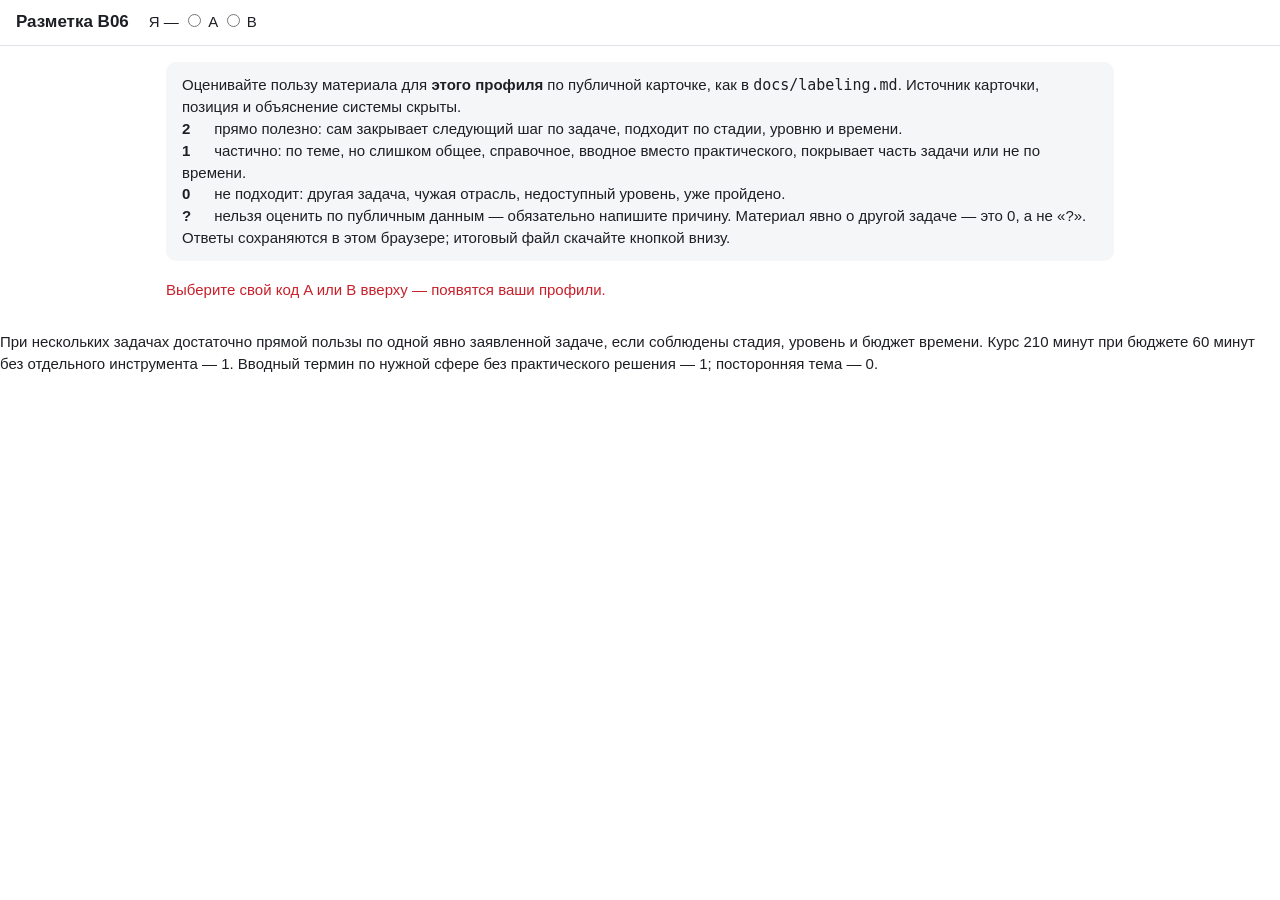
<file: artifacts/weight_tuning/holdout_form.html>
<!doctype html>
<html lang="ru">
<head>
<meta charset="utf-8">
<meta name="viewport" content="width=device-width, initial-scale=1">
<title>Разметка релевантности B06</title>
<style>
  :root { --ink: #1d1f24; --muted: #5d6370; --line: #dfe2e7; --soft: #f5f6f8; --accent: #c8202a; --ok: #1b7f3b; }
  * { box-sizing: border-box; }
  body { margin: 0; font: 15px/1.45 "Segoe UI", Arial, sans-serif; color: var(--ink); background: #fff; }
  header { position: sticky; top: 0; background: #fff; border-bottom: 1px solid var(--line); padding: 10px 16px;
    display: flex; flex-wrap: wrap; gap: 12px 20px; align-items: center; z-index: 2; }
  header h1 { font-size: 17px; margin: 0; }
  main { max-width: 980px; margin: 0 auto; padding: 16px; }
  .scale { background: var(--soft); border-radius: 10px; padding: 12px 16px; margin-bottom: 18px; }
  .scale b { display: inline-block; min-width: 28px; }
  .profile { border: 1px solid var(--line); border-radius: 12px; margin: 0 0 22px; }
  .profile > .head { background: var(--soft); border-radius: 12px 12px 0 0; padding: 12px 16px; }
  .profile h2 { margin: 0 0 6px; font-size: 16px; }
  .fields { display: grid; grid-template-columns: max-content 1fr; gap: 2px 12px; margin: 0; }
  .fields dt { color: var(--muted); }
  .fields dd { margin: 0; }
  .history { margin: 6px 0 0; padding-left: 18px; color: var(--muted); }
  .pair { padding: 12px 16px; border-top: 1px solid var(--line); display: grid; grid-template-columns: 1fr 300px; gap: 14px; }
  .pair.done { background: #fbfdfb; }
  .meta { color: var(--muted); font-size: 13px; }
  .title { font-weight: 600; margin: 2px 0 4px; }
  .summary { font-size: 14px; }
  fieldset { border: 0; margin: 0; padding: 0; display: flex; flex-wrap: wrap; gap: 6px; align-content: flex-start; }
  fieldset label { border: 1px solid var(--line); border-radius: 8px; padding: 4px 10px; cursor: pointer; font-size: 14px; }
  fieldset input { margin-right: 4px; }
  textarea { width: 100%; min-height: 34px; font: inherit; font-size: 13px; margin-top: 6px; border: 1px solid var(--line); border-radius: 6px; padding: 4px 6px; }
  .bad { color: var(--accent); }
  .good { color: var(--ok); }
  button { font: inherit; padding: 6px 14px; border-radius: 8px; border: 1px solid var(--accent); background: var(--accent); color: #fff; cursor: pointer; }
  button:disabled { opacity: .45; cursor: not-allowed; }
  .finish { border: 1px solid var(--line); border-radius: 12px; padding: 16px; margin-bottom: 40px; }
  @media (max-width: 720px) { .pair { grid-template-columns: 1fr; } }
</style>
</head>
<body>
<header>
  <h1>Разметка B06</h1>
  <div role="radiogroup" aria-label="Код разметчика">Я — <label><input type="radio" name="labeler" value="A"> A</label>
    <label><input type="radio" name="labeler" value="B"> B</label></div>
  <div id="progress" aria-live="polite"></div>
</header>
<main>
  <div class="scale">
    Оценивайте пользу материала для <b>этого профиля</b> по публичной карточке, как в <code>docs/labeling.md</code>.
    Источник карточки, позиция и объяснение системы скрыты.<br>
    <b>2</b> прямо полезно: сам закрывает следующий шаг по задаче, подходит по стадии, уровню и времени.<br>
    <b>1</b> частично: по теме, но слишком общее, справочное, вводное вместо практического, покрывает часть задачи или не по времени.<br>
    <b>0</b> не подходит: другая задача, чужая отрасль, недоступный уровень, уже пройдено.<br>
    <b>?</b> нельзя оценить по публичным данным — обязательно напишите причину. Материал явно о другой задаче — это 0, а не «?».
    Ответы сохраняются в этом браузере; итоговый файл скачайте кнопкой внизу.
  </div>
  <div id="pick" class="bad">Выберите свой код A или B вверху — появятся ваши профили.</div>
  <div id="profiles"></div>
  <div class="finish" id="finish" hidden>
    <label><input type="checkbox" id="independent"> Я оценивал(а) самостоятельно и не видел(а) оценок коллеги</label>
    <p id="missing" class="bad"></p>
    <button id="download" disabled>Скачать мои оценки · JSON</button>
  </div>
</main>
<script>
const POOL = {"assigned": {"A": ["P01", "P04", "P05", "P06", "P07", "P09", "P10", "P12", "P16", "P18", "P23", "P25", "P26", "P27", "P29", "P30", "P31", "P32", "P33", "P34", "P35"], "B": ["P01", "P02", "P03", "P08", "P11", "P13", "P14", "P15", "P16", "P17", "P19", "P20", "P21", "P22", "P24", "P26", "P28", "P30", "P34", "P36"]}, "candidate_sha256": "80e0c450d19329b43bb78b6c028959ef7be0001312cfc39da5b40e2d27e3a085", "cards": {"019dab27-c05c-7648-b77b-7f7b923402ba": {"access": "free", "duration_min": null, "format": "tool", "price_rub": null, "summary": "", "title": "Калькулятор выбора системы налогообложения для ИП и ООО", "type": "calculator"}, "027c948e-1d5f-4f13-b0c8-e68c3d3a70f6": {"access": "free", "duration_min": 6, "format": "guide", "price_rub": null, "summary": "И не запутаться в расчётах", "title": "Как восстановить НДС, который раньше уже был принят к вычету", "type": "article"}, "030c2f9d-eba7-4652-a7f1-b6d0f9165e03": {"access": "free", "duration_min": 12, "format": "guide", "price_rub": null, "summary": "Какие сервисы выбрать, как зарегистрироваться и что поручить ИИ уже сегодня", "title": "Нейросети для бизнеса: с чего начать", "type": "article"}, "05636dba-99d4-4107-a4e9-84cda7d89f84": {"access": "free", "duration_min": 8, "format": "guide", "price_rub": null, "summary": "Сверхурочные, льготы, квоты для инвалидов, охрана труда", "title": "Изменения в трудовом законодательстве с 1 сентября 2026 года", "type": "article"}, "062ff7a9-4168-4d30-9334-1e8eb10555f0": {"access": "free", "duration_min": 6, "format": "guide", "price_rub": null, "summary": "Как рассчитать, заплатить и вернуть", "title": "НДС при импорте и экспорте товаров", "type": "article"}, "07d4ea03-382a-459a-8e49-7ea07d0464c1": {"access": "free", "duration_min": 9, "format": "guide", "price_rub": null, "summary": "Про то, как работает платформа, какие товары продают и что учесть для регистрации бизнеса", "title": "Как начать работу на Яндекс Маркете. Часть 1", "type": "article"}, "08b5d863-7705-48d2-82b2-738a29a1169d": {"access": "free", "duration_min": 8, "format": "guide", "price_rub": null, "summary": "Виды лид-магнитов, площадки и примеры для B2B и B2C", "title": "Ловись, рыбка, большая и маленькая: что такое лид-магниты", "type": "article"}, "0938cdc1-8159-41ef-8960-850edb08be8a": {"access": "free", "duration_min": 6, "format": "guide", "price_rub": null, "summary": "Сроки, нюансы и пошаговая инструкция", "title": "Заявление на патент: как заполнить и подать", "type": "article"}, "0aa82f3c-7bc7-4518-a323-393da042feab": {"access": "free", "duration_min": 15, "format": "guide", "price_rub": null, "summary": "Знакомимся с удобным инструментом планирования финансов", "title": "Как предпринимателю составить и вести платёжный календарь", "type": "article"}, "0b644297-1b7b-4323-a490-a28b24b4ac23": {"access": "free", "duration_min": 90, "format": "recording", "price_rub": null, "summary": "Разбираем изменения в миграционном законодательстве", "title": "Как работать с иностранными сотрудниками в 2026–2027 годах", "type": "webinar"}, "0bd77b33-03dd-47de-87a5-853badbc22fb": {"access": "free", "duration_min": 6, "format": "guide", "price_rub": null, "summary": "Что это за документ, образец, кто утверждает", "title": "Правила внутреннего трудового распорядка: что это и как их составить", "type": "article"}, "0c54e6cc-ad77-4b13-9c78-de7d4adce189": {"access": "free", "duration_min": 7, "format": "guide", "price_rub": null, "summary": "Рассказываем, как теперь нужно оформлять и оплачивать работу наставника", "title": "Наставничество по ТК РФ: как оформить, оплатить и прекратить", "type": "article"}, "0d63697c-8fe9-4b4b-9a66-7cad43aab1ea": {"access": "free", "duration_min": 8, "format": "guide", "price_rub": null, "summary": "Как проводить оценочные встречи с сотрудниками в конце года", "title": "Итоговая обратная связь: инструкция для руководителя", "type": "article"}, "0f0ab03b-1205-44f1-ba6b-dfdeac473a42": {"access": "free", "duration_min": 8, "format": "guide", "price_rub": null, "summary": "Рассмотрим плюсы, минусы и риски таких зон для предпринимателей в РФ", "title": "Бондовые зоны в Китае: что это, как работают и особенности", "type": "article"}, "10757b06-e528-41cd-9ac5-90b6e92e7a73": {"access": "free", "duration_min": 4, "format": "quick_answer", "price_rub": null, "summary": "Рассказываем, как зарабатывать, не имея миллиона подписчиков", "title": "В поисках рекламодателя: инструкция для блогера", "type": "article"}, "1363765d-8abf-4247-9708-b515edcc1966": {"access": "free", "duration_min": 4, "format": "quick_answer", "price_rub": null, "summary": "За чем следить, чтобы избежать проблем", "title": "Будущее маркетплейсов: новые правила работы в 2025 году", "type": "article"}, "15f98bc1-e7de-40dc-9008-8a78f719d292": {"access": "free", "duration_min": 12, "format": "guide", "price_rub": null, "summary": "Готовимся побеждать в заявках на электронных торговых площадках", "title": "Какие документы нужны для участия в тендерах", "type": "article"}, "176ffb53-68d6-4119-a435-2fe7ecb1b21c": {"access": "free", "duration_min": 270, "format": "course", "price_rub": null, "summary": "Погружаемся в сделки с заёмным финансированием: расчёты и анализ в Excel", "title": "Модель LBO шаг за шагом", "type": "course"}, "19635307-516d-4308-b57d-c0e55e52ac09": {"access": "free", "duration_min": 10, "format": "guide", "price_rub": null, "summary": "Что делать предпринимателю после решения суда", "title": "Приостановка деятельности ИП и ООО: причины и последствия", "type": "article"}, "19780ce2-b1fc-46b9-9b33-27c75ec99a33": {"access": "free", "duration_min": 9, "format": "guide", "price_rub": null, "summary": "Определяем стоимость работника для компании и предлагаем способы её уменьшить", "title": "Сколько стоит сотрудник для работодателя в 2026 году", "type": "article"}, "19e8d30f-6364-4213-a9e8-51c35dbc365a": {"access": "free", "duration_min": 5, "format": "quick_answer", "price_rub": null, "summary": "Что это и кому её необходимо подключить", "title": "Обязательная маркировка звонков для бизнеса", "type": "article"}, "1a73c636-dedd-4981-8e85-421de27fdf15": {"access": "free", "duration_min": 7, "format": "guide", "price_rub": null, "summary": "Как нейросети влияют на рынок труда и что уже нужно делегировать им, чтобы усилить бизнес", "title": "Где ИИ заменит людей: прогнозы, план для предпринимателей", "type": "article"}, "1a78b86f-3d62-48be-9987-78567a48fa80": {"access": "free", "duration_min": 150, "format": "course", "price_rub": null, "summary": "Детям — мороженое, даме — цветы, а вам — новые клиенты с сервисом доставки Flowwow", "title": "Букет продаж: выходим на Flowwow", "type": "course"}, "1c34dffb-6d03-4537-aabe-f9d22dbd8ba6": {"access": "free", "duration_min": 10, "format": "guide", "price_rub": null, "summary": "Решения на разные сроки", "title": "Куда разместить свободные деньги бизнеса", "type": "article"}, "1c402043-808d-4604-9f45-0565ed4f79ba": {"access": "free", "duration_min": 15, "format": "course", "price_rub": null, "summary": "Что-то слышали о 115-ФЗ, но не разобрались до конца? Эксперт банка всё объяснит", "title": "Самое важное о 115-ФЗ", "type": "course"}, "1d1e34b8-8f46-4f36-8d5d-0e7aea417913": {"access": "free", "duration_min": 13, "format": "guide", "price_rub": null, "summary": "Разбираемся, как принимать оплату и не попасть под блокировки", "title": "Как ИП принимать платежи от физических лиц", "type": "article"}, "1de3d795-d405-4c56-9fd4-5f36ba9917e0": {"access": "free", "duration_min": 7, "format": "guide", "price_rub": null, "summary": "Объясняем, зачем нужна стратегия, и даём пошаговый план её разработки и реализации", "title": "Как разработать стратегию продвижения в интернете", "type": "article"}, "1e4351d5-c245-4556-9fb1-38cffc583cf5": {"access": "free", "duration_min": 15, "format": "course", "price_rub": null, "summary": "Можно, если осторожно: специалист банка помогает разобраться, как использовать наличку в бизнесе", "title": "Наличка: как использовать, чтобы не нарушить 115-ФЗ", "type": "course"}, "1eded3db-ecc0-4c85-864e-54ff56e1ecc7": {"access": "free", "duration_min": 18, "format": "guide", "price_rub": null, "summary": "Разбираемся пошагово во всех тонкостях", "title": "Как принять на работу иностранца", "type": "article"}, "1f2c0cdb-2f61-4169-ac20-051d75b11310": {"access": "free", "duration_min": 8, "format": "guide", "price_rub": null, "summary": "Какой лучше выбрать и как перейти с одного на другой", "title": "Какие бывают графики работы", "type": "article"}, "1f49948d-e150-4614-8bb4-f728c5d15757": {"access": "free", "duration_min": 9, "format": "guide", "price_rub": null, "summary": "Виды деятельности и инструкция, которая поможет получить разрешение на легальную работу", "title": "Непиратский бизнес: кому нужна лицензия и как её оформить", "type": "article"}, "1fe2b6c4-7b54-453d-bd2b-d28fbd0cc2d2": {"access": "free", "duration_min": 3, "format": "quick_answer", "price_rub": null, "summary": "Анализ причин популярности маркетплейсов в России", "title": "Маркетплейсы: легко войти, но сложно преуспеть", "type": "article"}, "20a3373c-cd8b-4531-abf8-4fb8955e6880": {"access": "free", "duration_min": 10, "format": "guide", "price_rub": null, "summary": "Для чего нужна CJM, из чего она состоит и какие с ней могут быть сложности", "title": "Как составить карту пути клиента — customer journey map", "type": "article"}, "212e9bd6-ab6b-43f6-99ee-202820daa500": {"access": "free", "duration_min": 7, "format": "guide", "price_rub": null, "summary": "Разбираемся в требованиях площадок и показываем, как лучше оформить", "title": "Делаем инфографику для маркетплейсов: инструкция", "type": "article"}, "2155a4c8-2293-4b16-b928-cf72f2de72b5": {"access": "free", "duration_min": 50, "format": "course", "price_rub": null, "summary": "Уже можно стать ИП? А теперь? А сейчас? Расскажем, когда и как переходить от самозанятости к ИП", "title": "Как самозанятому стать ИП", "type": "course"}, "227afdcd-fab7-41e0-8ec5-6536504f5b6b": {"access": "free", "duration_min": 7, "format": "guide", "price_rub": null, "summary": "Делим дела на важные и срочные, чтобы понять, что делать первым, что делегировать, а что вычеркнуть", "title": "Матрица Эйзенхауэра: как расставить приоритеты", "type": "article"}, "23201f15-cebc-4ecf-99d5-f6e7e9ff8847": {"access": "free", "duration_min": 6, "format": "guide", "price_rub": null, "summary": "Разбираем, что меняется для платформ, исполнителей и заказчиков с 1 октября 2026 года", "title": "289-ФЗ: новые правила платформенной занятости", "type": "article"}, "24e2108c-72f7-4a08-bc96-9354aeaaa7a4": {"access": "free", "duration_min": 14, "format": "guide", "price_rub": null, "summary": "Рассказываем, как подготовиться к переговорам и привлечь деньги в ваш бизнес", "title": "Ищем инвестора: инструкция для предпринимателей", "type": "article"}, "255a0449-8167-467a-96d6-7bff5688f73f": {"access": "free", "duration_min": 10, "format": "guide", "price_rub": null, "summary": "Как превратить речь в мощный инструмент управления и вдохновения", "title": "Голос лидера: говорите так, чтобы команда шла за вами", "type": "article"}, "2586489a-b699-493c-911d-030e43fbc4f1": {"access": "free", "duration_min": 8, "format": "guide", "price_rub": null, "summary": "Зачем это надо, как работает на Ozon и можно ли не использовать маркировку", "title": "Как маркировать товары на OZON", "type": "article"}, "260f80ff-14a5-43a2-9a6d-edb5773f682e": {"access": "free", "duration_min": 90, "format": "recording", "price_rub": null, "summary": "Разбираем, что бизнесу изменить до 1 октября 2026", "title": "Закон о платформенной экономике: новые правила маркетплейсов", "type": "webinar"}, "26ae5eeb-9d81-4bfc-85d6-1086d9ab5a44": {"access": "free", "duration_min": 240, "format": "course", "price_rub": null, "summary": "Узнайте, как искать, выбирать и адаптировать продажников, чтобы они быстрее выходили на результат", "title": "Подбор и адаптация команды продаж", "type": "course"}, "2887002e-8d61-4bb6-b2ad-eb4d97101ae8": {"access": "free", "duration_min": 9, "format": "guide", "price_rub": null, "summary": "Разбираем, что наладить в работе отдела продаж, чтобы не терять клиентов", "title": "Как контролировать качество продаж", "type": "article"}, "28fa7835-2c31-4d6a-ac86-c63361f8e7a8": {"access": "free", "duration_min": 13, "format": "guide", "price_rub": null, "summary": "Что продавать и как преуспеть среди тысяч селлеров", "title": "Как выходить на маркетплейсы", "type": "article"}, "293e0962-7aa1-491e-ab4b-ed9e787428c2": {"access": "free", "duration_min": 17, "format": "guide", "price_rub": null, "summary": "Рассказываем, какие типы бизнес-планов есть и что в них должно быть, чтобы бизнес взял курс на прибыль", "title": "Как составить бизнес-план: пошаговая инструкция", "type": "article"}, "296e7be7-e4ff-4ed9-9302-7f3dacad8d8b": {"access": "subscription", "duration_min": 35, "format": "podcast", "price_rub": 990, "summary": "В таблице плюс, на счёте минус. Как не попасть в кассовый разрыв — и что делать, если уже попали", "title": "Кассовый разрыв — не приговор: как управлять финансами бизнеса", "type": "podcast"}, "2a004359-bc2c-4990-bae7-89d38d80d5eb": {"access": "free", "duration_min": 3, "format": "quick_answer", "price_rub": null, "summary": "Изучите заранее, чтобы сэкономить себе время", "title": "Какие документы нужны для выхода на Ozon", "type": "article"}, "2b8b16cf-1991-473c-bedd-08be7a332fe7": {"access": "free", "duration_min": 10, "format": "guide", "price_rub": null, "summary": "Новые требования для строительства, пищевой промышленности и иных сфер", "title": "Какие ГОСТы заработали в 2026 году", "type": "article"}, "2bfd2876-6813-43c2-ab4a-2c74638fea40": {"access": "free", "duration_min": 15, "format": "guide", "price_rub": null, "summary": "Внутри — объяснения, как регулярный финансовый анализ может спасти ваш бизнес", "title": "Проводим финансовый анализ предприятия, чтобы бури были нипочём", "type": "article"}, "2c804284-6d65-4f8e-ac39-050125fc583a": {"access": "free", "duration_min": 7, "format": "guide", "price_rub": null, "summary": "Самое важное для безналичных расчётов с людьми, которые связаны с вашим бизнесом", "title": "Как ИП и ООО переводить деньги на карту физлицу: расплата без подстав", "type": "article"}, "2cf5e7cc-6abb-47b5-afc9-ab672a641b99": {"access": "free", "duration_min": 11, "format": "guide", "price_rub": null, "summary": "Пошагово разбираемся, что такое маркировка и какие товары нужно маркировать", "title": "Как маркировать товары на Wildberries", "type": "article"}, "2d497201-7129-45bf-adfe-5e1d4d39265c": {"access": "free", "duration_min": 10, "format": "guide", "price_rub": null, "summary": "Виды, этапы и инструменты: SWOT, PEST, матрица Ансоффа и OKR", "title": "Стратегическое планирование в бизнесе", "type": "article"}, "2d74cc0b-049a-49f7-950e-dff510ed1e58": {"access": "free", "duration_min": 13, "format": "guide", "price_rub": null, "summary": "Рассказали, как превратить ошибки конкурентов в свои победы", "title": "Как обогнать конкурентов: проводим анализ за 11 шагов", "type": "article"}, "2db46ed3-fb05-4380-bd20-30dff4f4a4c6": {"access": "free", "duration_min": 7, "format": "guide", "price_rub": null, "summary": "Как понять, что пора расширяться, какие для этого есть способы и инструменты", "title": "Хочу расширить свой бизнес и не прогореть", "type": "article"}, "2ddee156-763a-475a-9254-71303d34eb3b": {"access": "free", "duration_min": 3, "format": "quick_answer", "price_rub": null, "summary": "Пошаговая инструкция по регистрации и подготовке к продажам", "title": "Как начать работу на Яндекс Маркете", "type": "article"}, "2e1794bd-9546-4589-b53e-8a6b2f795839": {"access": "free", "duration_min": 9, "format": "guide", "price_rub": null, "summary": "Как рассчитать прибыль и на что её можно направить", "title": "Нераспределённая прибыль: раздать, копить или оставить на развитие", "type": "article"}, "2e413db8-c786-4abb-8cbb-762ecf59a819": {"access": "free", "duration_min": 7, "format": "guide", "price_rub": null, "summary": "Международные стандарты для тех, кто хочет привлекать иностранных инвесторов", "title": "Финансовая отчётность по МСФО в 2026 году: правила составления и новые стандарты", "type": "article"}, "30f2645a-dee5-4b57-9899-5b5431c40173": {"access": "free", "duration_min": null, "format": "guide", "price_rub": null, "summary": "Рассказываем про особенности декабрьского найма", "title": "Как закрывать вакансии перед Новым годом", "type": "article"}, "3121df66-bd8f-4e46-b25d-2571e44282df": {"access": "free", "duration_min": 17, "format": "guide", "price_rub": null, "summary": "Не бояться всё поменять после 30", "title": "Zorca ceramica: как превратить милое хобби в успешный бизнес", "type": "article"}, "318f87ab-1a94-4990-a9a2-5d4e206552b2": {"access": "free", "duration_min": 9, "format": "guide", "price_rub": null, "summary": "Простыми словами о пользе эквайринга для бизнеса и основных проводках для бухучёта", "title": "Как сделать отчёт по эквайрингу: план создания и проводки", "type": "article"}, "329aefef-d5d3-4c98-8a92-e347cbab8283": {"access": "free", "duration_min": 9, "format": "guide", "price_rub": null, "summary": "Разбираемся в причинах кризиса", "title": "Кадров на стройке не хватает: почему так и что делать бизнесу", "type": "article"}, "32a79a6c-b4c9-4644-80c9-319837729cde": {"access": "free", "duration_min": 10, "format": "guide", "price_rub": null, "summary": "Изменения в торговле, импорте, производстве и строительстве по ДДУ", "title": "Новые законы декабря 2025 года: что ждёт предпринимателей", "type": "article"}, "3345d782-d1f9-4a04-b553-4c91df7fb716": {"access": "free", "duration_min": 6, "format": "guide", "price_rub": null, "summary": "На что может рассчитывать пострадавший бизнес", "title": "Меры поддержки Wildberries и его селлеров", "type": "article"}, "33e658a1-7913-4448-9977-05288162efa1": {"access": "free", "duration_min": 5, "format": "quick_answer", "price_rub": null, "summary": "Разбираем один из факторов финансового успеха", "title": "Прибыль есть, а денег нет: как поможет cash flow", "type": "article"}, "371a9768-556e-47ef-bdc2-de8c9f00c14f": {"access": "free", "duration_min": 5, "format": "quick_answer", "price_rub": null, "summary": "Объясняем на примерах и даём пару лайфхаков", "title": "Как транспортные компании могут защитить бизнес от рисков и убытков", "type": "article"}, "386cdfd3-a335-4446-a415-b251f52f0f57": {"access": "free", "duration_min": 3, "format": "quick_answer", "price_rub": null, "summary": "Рассказываем, как определить, какой сотрудник вам нужен и какие задачи можно ему делегировать", "title": "Первый сотрудник: подготовка к найму", "type": "article"}, "388ae02a-ece5-474c-9d39-6bbe7283582d": {"access": "free", "duration_min": 9, "format": "guide", "price_rub": null, "summary": "Рассказываем, как выбрать стратегию выхода на новый рынок и добиться успеха", "title": "Стратегии выхода на новый рынок", "type": "article"}, "39356586-699d-4e96-a1fa-6dd76debbf80": {"access": "free", "duration_min": 12, "format": "guide", "price_rub": null, "summary": "Обзор российских сервисов с ИИ и пошаговый план внедрения", "title": "ИИ в CRM-системах: автоматизируем продажи и работу с клиентами", "type": "article"}, "396f81de-b006-43ab-988c-4395500217ef": {"access": "free", "duration_min": 7, "format": "guide", "price_rub": null, "summary": "Разбираем различия между жилой и коммерческой недвижимостью, налоги и штрафы", "title": "Что нужно знать о сдаче коммерческой недвижимости", "type": "article"}, "39d56e76-2da6-4ac4-8c57-1e7ba2b856c7": {"access": "free", "duration_min": 50, "format": "course", "price_rub": null, "summary": "На примерах учатся. Особенно на чужих. Для вас эксперты разобрали реальные запросы от предпринимателей", "title": "Кейсы предпринимателей: как справиться с вызовами", "type": "course"}, "39e17b4e-dfc9-4280-a5a0-02d6c66f8306": {"access": "free", "duration_min": 11, "format": "guide", "price_rub": null, "summary": "Рассказываем, как привлечь новых клиентов, не потратив при этом миллионы", "title": "Реферальная программа: что это такое и как создать", "type": "article"}, "3c3cf65d-8401-42eb-8ea6-bba9fed43756": {"access": "free", "duration_min": 17, "format": "guide", "price_rub": null, "summary": "Обзор сервисов для карточек на Ozon и Wildberries, примеры промптов и частые ошибки", "title": "Нейросети для селлеров: где и как создавать карточки товаров", "type": "article"}, "3d17b03e-0e69-44cf-aa04-110e92437016": {"access": "free", "duration_min": 270, "format": "course", "price_rub": null, "summary": "Хотите начать бизнес, но не знаете, как к нему подступиться? Без паники! Эксперты Альфа-Банка всё расскажут", "title": "Просто о сложном: первые шаги в бизнесе", "type": "course"}, "3ec43e4d-43b5-4b5e-8b9a-9f6d0b5ffde6": {"access": "free", "duration_min": 45, "format": "podcast", "price_rub": null, "summary": "Обсудили, зачем собирать данные о посетителях, как работать с негативом и создавать вау-эффект", "title": "Сервис в малом бизнесе: как удержать клиентов и заработать больше", "type": "podcast"}, "3fc10c68-3465-4aff-b0c2-6f50def687fc": {"access": "free", "duration_min": 180, "format": "course", "price_rub": null, "summary": "Хаос в бизнесе? Пора навести порядок. Создайте пространство, где меньше рутины и больше эффективности", "title": "Яндекс 360: порядок в бизнесе за 7 шагов", "type": "course"}, "41b734a4-2f1c-4bcc-8d89-bfa155456cd7": {"access": "free", "duration_min": 18, "format": "guide", "price_rub": null, "summary": "Какие правила и приёмы помогают понять потребности клиента и увеличить продажи", "title": "Техника активного слушания в переговорах", "type": "article"}, "41facb46-6c54-4548-aae4-eb0763548d64": {"access": "free", "duration_min": 4, "format": "quick_answer", "price_rub": null, "summary": "И что делать, если покупатель расплатился фальшивкой", "title": "Как проверить подлинность наличных", "type": "article"}, "437c3e25-fb43-4f9b-97e9-64ae70450b47": {"access": "free", "duration_min": 10, "format": "guide", "price_rub": null, "summary": "Все банки предлагают подключить зарплатный проект, но действительно ли без него не обойтись", "title": "Нужен ли вашему бизнесу зарплатный проект", "type": "article"}, "441225ac-0947-4951-baa3-f065f645d667": {"access": "free", "duration_min": 8, "format": "guide", "price_rub": null, "summary": "20+ вариантов для успешного старта", "title": "Как найти идею для бизнеса и что это такое", "type": "article"}, "448dce68-b2ab-4544-a27e-a9826486dcad": {"access": "free", "duration_min": 240, "format": "course", "price_rub": null, "summary": "Превратите искусственный интеллект в персонального ассистента для генерации идей, текстов и иллюстраций", "title": "Генеративный ИИ: курс по промптингу", "type": "course"}, "46357e00-155d-4dfa-b704-1073bfbb4838": {"access": "free", "duration_min": 7, "format": "guide", "price_rub": null, "summary": "Как его правильно переносить или продлять", "title": "Что делать, если больничный совпал с отпуском", "type": "article"}, "4673c1e0-6a43-447a-8813-b694a0e3b6f5": {"access": "free", "duration_min": 7, "format": "guide", "price_rub": null, "summary": "На сколько нужно повысить зарплату и как это сделать", "title": "Индексация заработной платы: руководство для компаний и бюджетников", "type": "article"}, "48fa14ee-dbe2-45ec-a528-7e00198afe26": {"access": "free", "duration_min": 12, "format": "guide", "price_rub": null, "summary": "Пошагово разбираем запуск бизнеса на торговых автоматах", "title": "Вендинговый бизнес: руководство по запуску", "type": "article"}, "4a6deac5-46e2-4d47-9388-73df6874bc6e": {"access": "free", "duration_min": 10, "format": "course", "price_rub": null, "summary": "Проверьте свои навыки в эксперт и узнайте, что можно улучшить", "title": "эксперт-вызов", "type": "course"}, "4c4f01a0-baea-46d7-a17c-cf88c3ffa78a": {"access": "free", "duration_min": 2, "format": "quick_answer", "price_rub": null, "summary": "Чек — это документ, который подтверждает оплату товара или услуги.", "title": "Чек", "type": "glossary"}, "4edc4abf-1f3c-41db-be25-25dfae8486b0": {"access": "free", "duration_min": 10, "format": "guide", "price_rub": null, "summary": "Что важно вашим клиентам при выборе товара и как использовать это для развития бизнеса", "title": "Исследование покупателей для производителей и оптовиков", "type": "article"}, "4faee251-03c4-4171-9129-86a133055633": {"access": "free", "duration_min": 5, "format": "quick_answer", "price_rub": null, "summary": "Что делать ИП, компаниям и самозанятым", "title": "Уведомление в Роскомнадзор: кому и как сообщать об обработке", "type": "article"}, "4fcc6f75-ffb4-440c-bda0-d2bbcc9b084c": {"access": "free", "duration_min": 7, "format": "guide", "price_rub": null, "summary": "Рассказываем, как работает чат-бот, как его создать и внедрить в бизнес", "title": "Как запустить чат-бот для поддержки клиентов", "type": "article"}, "4ff3cb45-874e-41cc-bf70-30101e9e2633": {"access": "free", "duration_min": 8, "format": "guide", "price_rub": null, "summary": "Для чего бизнесу нужна контекстная реклама и как её настроить", "title": "Что такое контекстная реклама и как она работает", "type": "article"}, "5059d412-1f50-4fba-b599-7bed07761271": {"access": "free", "duration_min": 9, "format": "guide", "price_rub": null, "summary": "Как правильно считать и выплачивать пособия пострадавшему сотруднику", "title": "Выплаты и компенсации при производственной травме", "type": "article"}, "507b0806-8994-4480-a721-01f021859a0b": {"access": "free", "duration_min": 7, "format": "guide", "price_rub": null, "summary": "Зачем она нужна и что писать", "title": "Как составить характеристику на работника", "type": "article"}, "50b23432-d660-4574-aefd-382ea91af9e9": {"access": "free", "duration_min": 10, "format": "guide", "price_rub": null, "summary": "Условия, заявление на патент и уменьшение налога", "title": "Патент на розничную торговлю в 2026 году", "type": "article"}, "50f16dfc-c93e-45f8-b5de-00caea9e972c": {"access": "free", "duration_min": 17, "format": "guide", "price_rub": null, "summary": "Пошаговая инструкция с реальными кейсами", "title": "Как внедрить искусственный интеллект в бизнес", "type": "article"}, "5180ba88-a690-4b0a-9c0b-36595c2ec417": {"access": "free", "duration_min": 9, "format": "guide", "price_rub": null, "summary": "Как платить и отчитываться за бизнес и сотрудников", "title": "УСН для ООО в 2026 году: налоги, взносы и отчётность", "type": "article"}, "51a9523a-7b0d-4bde-8ddd-0b7db4fd8c89": {"access": "free", "duration_min": 3, "format": "quick_answer", "price_rub": null, "summary": "Как работаем и отдыхаем с октября по декабрь", "title": "Производственный календарь на IV квартал 2025 года", "type": "article"}, "5216ec41-1938-446a-a9f4-67a874fe6a03": {"access": "free", "duration_min": 300, "format": "course", "price_rub": null, "summary": "Рассказываем и показываем, как работать в сервисе аналитики для продавцов и менеджеров маркетплейсов", "title": "эксперт изнутри: как увеличить продажи на маркетплейсах", "type": "course"}, "52679570-e47c-4a6e-b0d8-81b2f9904c54": {"access": "free", "duration_min": 8, "format": "guide", "price_rub": null, "summary": "Как взаимодействовать с СФР через СЭДО", "title": "Электронные больничные: как устроена система и как к ней подключиться", "type": "article"}, "52d541b1-6057-4780-8251-296daf2ce575": {"access": "free", "duration_min": 13, "format": "guide", "price_rub": null, "summary": "Финансовые риски, юридические ловушки и человеческий фактор", "title": "Франшиза без иллюзий: как выбрать работающую модель", "type": "article"}, "552c492d-fac3-43f6-97f4-7a2d2625744c": {"access": "free", "duration_min": 270, "format": "course", "price_rub": null, "summary": "Батя, сын и рептилоид собрались строить бизнес. Что делать, чтобы получился не кринж?", "title": "ИПэшники: строим некринжовый бизнес", "type": "course"}, "55791895-4544-4b54-86de-cd911b09f615": {"access": "free", "duration_min": 10, "format": "guide", "price_rub": null, "summary": "Узнайте, как выйти на маркетплейсы, провести аудит своей работы и увеличить продажи", "title": "Чек-листы для успешных продаж на маркетплейсах", "type": "article"}, "55e903e5-a65f-40b0-83db-17fc050e565a": {"access": "free", "duration_min": 35, "format": "course", "price_rub": null, "summary": "Решили открыть бизнес, а денег нет? Это не беда, эксперты по финансам расскажут, где их найти", "title": "Где взять деньги на бизнес", "type": "course"}, "565520c2-9067-4842-9c52-a53a56c00920": {"access": "free", "duration_min": 4, "format": "quick_answer", "price_rub": null, "summary": "И проверить спрос на продукт без долгой разработки и больших вложений", "title": "Как создать MVP", "type": "article"}, "56d14917-c097-43b2-b41e-2e5942cc2784": {"access": "free", "duration_min": 9, "format": "guide", "price_rub": null, "summary": "Права, обязанности и ответственность", "title": "Кто такой учредитель организации и какие функции он выполняет", "type": "article"}, "5886f9fd-a74b-41ac-80fb-e9c881d36ac2": {"access": "free", "duration_min": 13, "format": "guide", "price_rub": null, "summary": "Статья подготовлена совместно с фондом «Наше Будущее», который поддерживает социальных предпринимателей и помогает им развивать проекты в России", "title": "Эффективные каналы для продвижения социального бизнеса", "type": "article"}, "58a7de4f-82d7-492e-a7f5-febd3adacbba": {"access": "free", "duration_min": 18, "format": "guide", "price_rub": null, "summary": "Основатель «МойОфис» Дмитрий Комиссаров — о кризисах, удаче и о том, как не дать стартапу умереть", "title": "«В кризис можно нанять тех, кто раньше не ответил бы даже на письмо»", "type": "article"}, "59b21966-6020-4a41-ba40-9c6ce3fba90d": {"access": "free", "duration_min": 8, "format": "guide", "price_rub": null, "summary": "Что мешает и помогает бизнесу зарабатывать на регулярных платежах", "title": "Бизнес по подписке: от идеи до первой прибыли", "type": "article"}, "59dd50be-4f4d-4ff8-8ebf-5f02092a244f": {"access": "free", "duration_min": 6, "format": "guide", "price_rub": null, "summary": "Разбираем основные инструменты для оценки спроса на маркетплейсах и в интернете в целом", "title": "Как узнать спрос на товар", "type": "article"}, "5a5d6364-9ffc-465f-aa4f-3401aeb3e877": {"access": "free", "duration_min": 10, "format": "guide", "price_rub": null, "summary": "Памятка по инструментам", "title": "Как бизнесу меньше зависеть от курса валют", "type": "article"}, "5a6d0508-32bd-4262-b72d-e2821ea039c1": {"access": "free", "duration_min": 14, "format": "guide", "price_rub": null, "summary": "Пошаговая инструкция от экспертов банка о том, как действовать, если нарушили 115-ФЗ", "title": "115-ФЗ: Что делать, если попал под ограничения", "type": "article"}, "5a9aec3b-f9f0-4d60-a22d-cccee7fd69ca": {"access": "free", "duration_min": 13, "format": "guide", "price_rub": null, "summary": "Разбираемся, зачем вам нужен челлендж и как его организовать", "title": "Как бизнесу запустить свой челлендж", "type": "article"}, "5b5a51cb-f4e7-48ba-b290-70d4d5a23f7e": {"access": "free", "duration_min": 10, "format": "guide", "price_rub": null, "summary": "Разберём ключевые слова, ошибки оптимизации и дадим чек-лист, чтобы вы всё сделали правильно", "title": "SEO-оптимизация карточки товара: как попасть в топ на маркетплейсе", "type": "article"}, "5ba623cb-d98f-48b0-a272-c4aa3ab16b99": {"access": "free", "duration_min": 8, "format": "guide", "price_rub": null, "summary": "Рассказываем по шагам, как действовать и какие документы оформить", "title": "Сотрудник получил производственную травму: что делать", "type": "article"}, "5c9ecc99-f409-460e-98f3-38f76d7f3cf8": {"access": "free", "duration_min": 7, "format": "guide", "price_rub": null, "summary": "Разбираем методику работы с изменениями, которая максимально учитывает интересы команды", "title": "Модель ADKAR: пять шагов к успешному управлению изменениями в бизнесе", "type": "article"}, "5db3c867-10f7-408e-9906-471ea806fb12": {"access": "free", "duration_min": 8, "format": "guide", "price_rub": null, "summary": "Как выжить сезонному бизнесу", "title": "Что делать бизнесу в несезон", "type": "article"}, "5edc0396-99c8-4513-9a5d-f7ec20da3d8a": {"access": "free", "duration_min": 6, "format": "guide", "price_rub": null, "summary": "А в каких случаях хватит мобильной версии сайта", "title": "Мобильное приложение для бизнеса: когда оно действительно нужно", "type": "article"}, "5f5c2911-c486-47f1-a722-a2ddddf76919": {"access": "free", "duration_min": 8, "format": "guide", "price_rub": null, "summary": "Что подойдёт вам для личных целей и предпринимательства", "title": "Не кладите все яйца на один счёт: банковские счета для бизнеса и физлиц", "type": "article"}, "6034f6dd-f4f5-423d-af22-7fc28e076829": {"access": "free", "duration_min": 3, "format": "quick_answer", "price_rub": null, "summary": "", "title": "Ремаркетинг", "type": "glossary"}, "60602d31-ba32-4d49-b8b7-9de16431442d": {"access": "free", "duration_min": 8, "format": "guide", "price_rub": null, "summary": "Пошаговый порядок, документы и срок регистрации в ЕГРЮЛ", "title": "Как вносить изменения в устав ООО", "type": "article"}, "60929168-f317-4bc1-9d49-07b7b6717910": {"access": "free", "duration_min": 4, "format": "quick_answer", "price_rub": null, "summary": "Как его открыть и зачем это делать", "title": "Можно ли открыть ИП, если официально трудоустроен", "type": "article"}, "60ca36cb-32ce-46e1-9bfd-3c2e546cf2c2": {"access": "free", "duration_min": 6, "format": "guide", "price_rub": null, "summary": "И не бояться, что бизнес остановится, а после этого рухнет", "title": "Как выйти из операционного управления", "type": "article"}, "629f4784-7c39-4871-b7e6-630a3e11b49e": {"access": "free", "duration_min": 10, "format": "guide", "price_rub": null, "summary": "Поднимите руку, кто использует ИИ в работе? Сопротивляться искусственному интеллекту больше невозможно, пора делать его своим союзником во всех рабочих сферах. Давайте разбираться, что такой вайб-воркинг и как он облегчит нашу жизнь.", "title": "Вайб-воркинг: как правильно работать с ИИ", "type": "article"}, "62c9b798-2a15-49af-aba2-9c85fc0858dc": {"access": "free", "duration_min": 9, "format": "guide", "price_rub": null, "summary": "Как рассчитать инвестиции в покупку франшизы", "title": "Сколько стоит купить франшизу", "type": "article"}, "639382e9-9687-415a-a444-eaabc97082e4": {"access": "free", "duration_min": 8, "format": "guide", "price_rub": null, "summary": "Как уволить сотрудника по собственному желанию или инициативе работодателя", "title": "Увольнение на испытательном сроке", "type": "article"}, "64cb69f4-85ca-4e7e-b961-72ad3e68ee2b": {"access": "free", "duration_min": 2, "format": "quick_answer", "price_rub": null, "summary": "Маркетинг — это процесс привлечения и удержания клиентов с помощью разных способов, например, рекламы и акций. Основная цель маркетинга — сделать так, чтобы люди узнали о продукте и захотели его купить.", "title": "Маркетинг", "type": "glossary"}, "657cde4f-48a6-475e-b2d6-5963072ee689": {"access": "free", "duration_min": 9, "format": "guide", "price_rub": null, "summary": "Как заключать договоры при экспорте и импорте", "title": "Внешнеторговый контракт: виды, формы и этапы заключения сделки", "type": "article"}, "65ee1ff5-29f7-426c-ba67-71ac8b31ff26": {"access": "free", "duration_min": 13, "format": "guide", "price_rub": null, "summary": "ФСБУ 9/2025 и ФСБУ 10/2026: как на них перейти", "title": "Новые правила учёта доходов и расходов с 2027 года", "type": "article"}, "6829aca0-311e-4d32-96be-ed9d8babc0be": {"access": "free", "duration_min": 6, "format": "guide", "price_rub": null, "summary": "Узнайте о возможностях аптечного бизнеса под известным брендом", "title": "Франшизы аптек: обзор популярных сетей", "type": "article"}, "686c5b78-c108-42b6-9509-fd57800caa5d": {"access": "free", "duration_min": 7, "format": "guide", "price_rub": null, "summary": "Что проверяет налоговая и можно ли разделить законно", "title": "Дробление бизнеса: риски и ответственность", "type": "article"}, "68a335e0-a7cf-4e00-85b4-2600fcda9161": {"access": "free", "duration_min": 5, "format": "quick_answer", "price_rub": null, "summary": "И как общаться с инспектором", "title": "Что делать, если вас вызывают в ФНС", "type": "article"}, "68b8d210-bb22-471b-8c2a-72aaebc18167": {"access": "free", "duration_min": 8, "format": "guide", "price_rub": null, "summary": "Что это, кому нужно и как подключить", "title": "Торговый эквайринг. Вопрос — ответ", "type": "article"}, "6913bf2b-913b-4b60-aff8-9cde382a73f6": {"access": "free", "duration_min": 8, "format": "guide", "price_rub": null, "summary": "Внутри — ответы реальных компаний на отзывы клиентов", "title": "Кроме «спасибо»: как благодарить клиентов за положительные отзывы", "type": "article"}, "69b8ccd8-0c04-4aee-b710-f8ac4e3637b0": {"access": "free", "duration_min": 7, "format": "guide", "price_rub": null, "summary": "", "title": "Самое актуальное для предпринимателя в этом месяце", "type": "article"}, "6ae980f7-41d2-4c8f-87f7-3348be389e4d": {"access": "free", "duration_min": 6, "format": "guide", "price_rub": null, "summary": "Повышаем качество сервиса, чтобы клиенты остались довольны", "title": "Клиентский сервис: как улучшить качество обслуживания", "type": "article"}, "6b3a0b39-c29c-4d19-b89f-e577815c168a": {"access": "free", "duration_min": 5, "format": "quick_answer", "price_rub": null, "summary": "Проверьте себя или партнёра, чтобы работать спокойно", "title": "Как узнать систему налогообложения ИП: просто и достоверно", "type": "article"}, "6e02ce28-1d9d-48ad-b58d-5a9bf4ced8dc": {"access": "free", "duration_min": 2, "format": "quick_answer", "price_rub": null, "summary": "Нативная реклама — это вид рекламы, который гармонично встраивается в контент и не вызывает раздражения у аудитории. В отличие от обычной рекламы, нативная не выглядит как явное продвижение, а воспринимается как полезная или интересная информация. В последнее время нативная реклама стала одним из…", "title": "Нативная реклама", "type": "glossary"}, "6f2ac669-a73d-4f42-a707-475084aeccde": {"access": "free", "duration_min": 7, "format": "guide", "price_rub": null, "summary": "И что в ней написать, чтобы адекватно указать обязанности сотрудников", "title": "«Это нужно сделать вчера»: как оформить должностную инструкцию", "type": "article"}, "6f67bc74-7f66-413a-ac2e-da792bdf034a": {"access": "free", "duration_min": 6, "format": "guide", "price_rub": null, "summary": "Как установить на Windows, macOS, iOS и Android", "title": "Сертификаты Минцифры: что это такое и зачем их устанавливать", "type": "article"}, "7024714f-1b95-4e5e-8ce9-ad98bbe44a4b": {"access": "free", "duration_min": 5, "format": "quick_answer", "price_rub": null, "summary": "Формулы, примеры при разных ставках НДФЛ", "title": "Зарплата гросс и нет: как считать и какую указывать в вакансиях", "type": "article"}, "7031320b-1412-48ea-bca8-47ffe9748547": {"access": "free", "duration_min": 9, "format": "guide", "price_rub": null, "summary": "Детально разбираемся, кто что должен делать, чтобы не нарушить закон", "title": "ОРД, ЕРИР, erid: что всё это значит и как маркировать рекламу", "type": "article"}, "712e494c-f1cb-42dd-9640-fd8fc9dc0132": {"access": "free", "duration_min": 10, "format": "guide", "price_rub": null, "summary": "Статья подготовлена совместно с фондом «Наше Будущее», который поддерживает социальных предпринимателей и помогает им развивать проекты в России", "title": "Продвижение социального бизнеса: стратегия по привлечению клиентов", "type": "article"}, "71dbad6e-c284-4a6a-a846-ba5d5d263408": {"access": "free", "duration_min": 7, "format": "guide", "price_rub": null, "summary": "Какие реквизиты ставить в полях 20 и 24", "title": "Платёжки на зарплату: новые правила заполнения для сотрудников‐должников", "type": "article"}, "71fbc800-4a61-4f41-9e95-fd10ebe4ce42": {"access": "free", "duration_min": 7, "format": "guide", "price_rub": null, "summary": "Разбираем примеры двух видов занятий, на которых стоит предпринимательская деятельность", "title": "Инь и янь: чем отличаются работа и услуга и как это влияет на бизнес", "type": "article"}, "72b09272-9cce-40e7-b500-92e5d8f4aff7": {"access": "free", "duration_min": 240, "format": "course", "price_rub": null, "summary": "Приём-приём! Это приём платежей! Объясняем, как работать с кассой, эквайрингом и СБП", "title": "Азбука приёма платежей", "type": "course"}, "744d2423-88b9-4502-869f-fd9a0f6e2de5": {"access": "free", "duration_min": 6, "format": "guide", "price_rub": null, "summary": "Как сделать, чтобы ФНС правильно рассчитала налог, и отчитаться о состоянии бизнеса", "title": "ИП на АУСН в 2026 году: как работать и перейти", "type": "article"}, "74f77833-ac2f-4901-b00c-8c80dda4acef": {"access": "free", "duration_min": 9, "format": "guide", "price_rub": null, "summary": "Рассказываем, как выбрать франчайзера, и сравниваем популярные сети", "title": "Франшизы пекарен: готовый бизнес с ароматом свежей выпечки", "type": "article"}, "7526edac-1b9f-487e-ad97-35170d68b61c": {"access": "free", "duration_min": 10, "format": "guide", "price_rub": null, "summary": "Пени за просрочку, взыскание, арест имущества и порядок действий при долге", "title": "Налог на имущество: что будет, если не платить вовремя", "type": "article"}, "76091d92-fbab-46b7-bf1f-e5c7baad92c3": {"access": "free", "duration_min": 5, "format": "quick_answer", "price_rub": null, "summary": "Объясняем всё про номинальный счёт", "title": "Что такое безопасная сделка и зачем она нужна бизнесу", "type": "article"}, "76dfc64f-2402-46a7-ae9b-11191db8605e": {"access": "free", "duration_min": 9, "format": "guide", "price_rub": null, "summary": "Разбираемся, чего хотят гости в эпоху рационального потребления", "title": "Экономика заботы: как сервис влияет на выручку в 2026 году", "type": "article"}, "79b332f0-a676-4a9b-9772-e6aad483ce4f": {"access": "free", "duration_min": 7, "format": "guide", "price_rub": null, "summary": "Рассказываем, какие есть требования к размещению", "title": "Вывеска на фасаде: с кем согласовывать и как получить разрешение", "type": "article"}, "7a5e64de-3df3-4c11-b934-e3641a219fe5": {"access": "free", "duration_min": 8, "format": "guide", "price_rub": null, "summary": "Как зарегистрироваться в новом реестре и для кого это обязательно", "title": "ГосЛог в 2026 году: новые правила для экспедиторов и перевозчиков", "type": "article"}, "7a617f0e-15fd-4441-bebd-728353cff73d": {"access": "free", "duration_min": 7, "format": "guide", "price_rub": null, "summary": "Как будут развиваться нейросети в ближайшие годы и какие выводы из этого сделать бизнесу", "title": "ИИ-рынок в России: прогнозы и тренды", "type": "article"}, "7a64ac4f-2302-4c3b-9d4a-0f4cd8b133ea": {"access": "free", "duration_min": 12, "format": "guide", "price_rub": null, "summary": "Гайд по оплатам для компаний и ИП", "title": "Что такое бизнес-карта и зачем она нужна предпринимателю", "type": "article"}, "7ca82b5c-04d1-4fe6-8ef9-3ec5d26e88c8": {"access": "free", "duration_min": 10, "format": "guide", "price_rub": null, "summary": "Что изменится для импортёров и перевозчиков в 2026 году", "title": "Национальная система подтверждения ожидания товаров", "type": "article"}, "7cdca253-5911-4a62-b582-996d446f1fd9": {"access": "free", "duration_min": 9, "format": "guide", "price_rub": null, "summary": "Как оформить всё по закону", "title": "Продажа доли в ООО в 2026 году", "type": "article"}, "7dc31c2f-15dc-471a-a6aa-312d23090597": {"access": "free", "duration_min": 17, "format": "guide", "price_rub": null, "summary": "Как увеличить ЦА за счёт грамотного продвижения и рассчитать результат от вложений в рекламу", "title": "Что такое маркетинг 360 и как он работает?", "type": "article"}, "7e67e83b-7680-4a28-8939-fb2ff849e133": {"access": "free", "duration_min": 6, "format": "guide", "price_rub": null, "summary": "Последний толчок к регистрации, если сейчас вы работаете на себя неофициально", "title": "Ничего личного, это просто бизнес: когда выгодно открывать ИП", "type": "article"}, "7ed5b9e2-d183-4440-b467-f6ce6fcea1be": {"access": "free", "duration_min": 6, "format": "guide", "price_rub": null, "summary": "Как прописать в договоре и отражать в учёте", "title": "Постоплата товаров и услуг: что это и как с ней работать", "type": "article"}, "87132feb-dca5-4728-a553-061995d9d13a": {"access": "free", "duration_min": 6, "format": "guide", "price_rub": null, "summary": "Узнаём, как создать и удалить счёт, и что делать, когда придут деньги", "title": "Как самозанятому выставить счёт на оплату и получить деньги", "type": "article"}, "87490050-be7f-45c0-a966-d94ea7513c87": {"access": "free", "duration_min": 2, "format": "quick_answer", "price_rub": null, "summary": "Процентная ставка — это цена денег. Если точнее, это сумма, которую нужно заплатить за пользование деньгами. Она выражена в процентах от основной суммы за определённый период времени.", "title": "Процентная ставка", "type": "glossary"}, "87d2e893-2aed-4207-a017-3fdb90fa523f": {"access": "free", "duration_min": 10, "format": "guide", "price_rub": null, "summary": "Как узнать скорость продаж, найти залежавшийся товар и не заморозить лишние деньги на складе", "title": "Оборачиваемость товара: как считать и держать запасы под контролем", "type": "article"}, "88325fdb-adaf-47ac-9da1-e072c024d4a5": {"access": "free", "duration_min": 6, "format": "guide", "price_rub": null, "summary": "Курсовые разницы в налоге на прибыль: учёт и признание", "title": "Курсовые разницы в налоге на прибыль", "type": "article"}, "885cfcd6-e0fd-4ec1-af47-2113184986ba": {"access": "free", "duration_min": 15, "format": "guide", "price_rub": null, "summary": "Изменения в грузоперевозках, оплате услуг по подписке, продаже энергетиков и маркировке", "title": "Новые законы марта 2026 года: что ждёт предпринимателей", "type": "article"}, "89973767-894d-4c8d-965d-b4722f44de23": {"access": "free", "duration_min": 2, "format": "quick_answer", "price_rub": null, "summary": "Понятный комплекс продуктов и сервисов для развития бизнеса", "title": "Готовые решения для развития вашего бизнеса", "type": "article"}, "8a1e091c-89d8-422e-a864-d67aa56f9ec4": {"access": "free", "duration_min": 10, "format": "guide", "price_rub": null, "summary": "Как через контент продвигать бизнес и превращать подписчиков в клиентов", "title": "Личный бренд предпринимателя: практическое руководство", "type": "article"}, "8a259667-075a-45f8-8a84-384b545dc833": {"access": "free", "duration_min": 11, "format": "guide", "price_rub": null, "summary": "Что сегодня важнее количества показов и как оценить реальный эффект рекламы", "title": "Как получить желаемый результат с помощью медийной рекламы", "type": "article"}, "8aeca5ac-6119-4b6c-9436-db6aa80a870c": {"access": "free", "duration_min": 5, "format": "quick_answer", "price_rub": null, "summary": "Как заполнить, когда сдавать и что делать при ошибке", "title": "Подаём уведомление об НДФЛ, удержанном с 23 по 30 апреля", "type": "article"}, "8b319671-3d39-4a1d-b135-8d74e601e0a1": {"access": "free", "duration_min": 3, "format": "quick_answer", "price_rub": null, "summary": "Рассказываем про три документа, которые по закону от вас может требовать как покупатель, так и маркетплейс", "title": "Как подтвердить качество товара", "type": "article"}, "8be9c4dc-d301-4af3-9548-0a091b8cf441": {"access": "subscription", "duration_min": 120, "format": "course", "price_rub": 990, "summary": "Как продвигать свои товары и услуги в интернете", "title": "Интернет-маркетинг: разбираемся с экспертами", "type": "course"}, "8ce01fb1-d1f0-47a7-9986-93c6d6aba8ed": {"access": "free", "duration_min": 6, "format": "guide", "price_rub": null, "summary": "Главное о том, как вести базу данных, удерживать клиентов и адаптироваться под изменения", "title": "Создание и управление клиентской базой", "type": "article"}, "8daf0e4b-2231-4105-b75e-cd4a54c71663": {"access": "free", "duration_min": 5, "format": "quick_answer", "price_rub": null, "summary": "И узнаём, кто может не платить, даже если владеет автопарком", "title": "Берегись автомобиля: считаем налог на транспорт", "type": "article"}, "8de1b480-a7f4-42de-b82c-2a9142f94477": {"access": "free", "duration_min": 4, "format": "quick_answer", "price_rub": null, "summary": "Сроки, способы оплаты и реквизиты", "title": "Как платить налоги и взносы на единый налоговый счёт (ЕНС)", "type": "article"}, "8e5e57f9-a169-4def-b5e4-7babdc091d67": {"access": "free", "duration_min": 8, "format": "guide", "price_rub": null, "summary": "Расчёт оплаты, кто может работать, какие нужны документы", "title": "Работа в ночное время: как оформить сотрудников и не нарваться на штрафы", "type": "article"}, "902ff81d-ab85-454a-977e-a7dd219c80cd": {"access": "free", "duration_min": 15, "format": "guide", "price_rub": null, "summary": "Подробный гайд по запуску рекламы у инфлюенсеров: от выбора площадки до оценки эффективности", "title": "Инфлюенс-маркетинг: как продвигать бизнес через блогеров", "type": "article"}, "90420c9b-994c-4157-8ddf-b217c85db64c": {"access": "free", "duration_min": 13, "format": "guide", "price_rub": null, "summary": "Разберём на примерах, какие бывают трипваеры", "title": "Что такое трипваер и как его создать", "type": "article"}, "9117f76b-7412-4d08-893a-955d13559828": {"access": "free", "duration_min": 12, "format": "guide", "price_rub": null, "summary": "Защищаем бизнес от блокировок и штрафов", "title": "115-ФЗ в строительстве: как не попасть под ограничения", "type": "article"}, "91b3dfd0-66b0-483f-b8dd-86a0eb21a2e8": {"access": "free", "duration_min": null, "format": "template", "price_rub": null, "summary": "Если вы собираетесь открыть бизнес, то в некоторых случаях вам нужно будет заранее сообщить об этом государственным органам. Это называется уведомлением о начале осуществления предпринимательской деятельности. Кто должен подавать уведомление Отправлять такое сообщение должны не все. Список кодов…", "title": "Уведомление о начале предпринимательской деятельности", "type": "document"}, "95c83eaf-1afe-431b-af7d-cce532abb500": {"access": "free", "duration_min": 90, "format": "recording", "price_rub": null, "summary": "С 2027 года доходы и расходы в бизнесе будут считать по-новому. Разберём, что поменяется и как подготовиться", "title": "Что поменяют в учёте доходов и расходов с 2027 года", "type": "webinar"}, "95f0903b-144f-4e11-9323-81f81d7e703b": {"access": "free", "duration_min": 120, "format": "course", "price_rub": null, "summary": "Закупаем китайские товары и продаём на маркетплейсах Китая правильно", "title": "Бизнес с Китаем: финансы и платежи", "type": "course"}, "9766af8e-1923-4313-a4a8-e78a218d4b81": {"access": "free", "duration_min": null, "format": "tool", "price_rub": null, "summary": "Рассчитывает налог на доходы физических лиц по правилам 2026 года. Введите сумму и получите результат с учётом актуальных ставок", "title": "Калькулятор НДФЛ", "type": "calculator"}, "97f4e4ca-da22-460f-bbb0-e7c2da887f78": {"access": "free", "duration_min": 4, "format": "quick_answer", "price_rub": null, "summary": "Могут ли обязать дать ответ на претензию и как не испортить отношения с клиентом", "title": "Ответ на претензию: как правильно составить", "type": "article"}, "98395213-13ba-4621-80e5-c0beb3b03f9f": {"access": "free", "duration_min": 6, "format": "guide", "price_rub": null, "summary": "Разбираемся, как выбрать тот, что подходит покупателям и удобен бизнесу", "title": "Способы приёма онлайн-платежей", "type": "article"}, "9a1e6145-ca33-4d18-bf8a-0be4d8bd028d": {"access": "free", "duration_min": 8, "format": "guide", "price_rub": null, "summary": "Рассмотрим, от чего зависят доход и налоги и можно ли снизить налоговую нагрузку", "title": "Налоги с продаж на маркетплейсе", "type": "article"}, "9b528699-4033-47a0-a53e-c9d2ecdc8569": {"access": "free", "duration_min": 8, "format": "guide", "price_rub": null, "summary": "От обработки сканов до согласования договоров — с чего начать внедрение и какие риски учесть", "title": "Как автоматизировать документооборот с помощью ИИ", "type": "article"}, "9bf49f41-71da-4c3f-a549-d79e2a813729": {"access": "free", "duration_min": 7, "format": "guide", "price_rub": null, "summary": "Объясняем, кто такой дистрибьютор, какие они бывают и чем отличаются от дилеров", "title": "От производителя до потребителя: как стать дистрибьютором", "type": "article"}, "9c884290-7757-4a84-adaf-e0979386a584": {"access": "free", "duration_min": 10, "format": "guide", "price_rub": null, "summary": "Что такое контент-маркетинг и какие инструменты эффективны для привлечения аудитории", "title": "Контент-маркетинг здорового человека: как привлечь клиентов", "type": "article"}, "9cde3f78-d963-42fe-b168-ee1a9d689860": {"access": "free", "duration_min": 5, "format": "quick_answer", "price_rub": null, "summary": "И не обжечься", "title": "Ваш бизнес готов! Как выбрать франшизу кофейни", "type": "article"}, "9dbe4002-0c1a-40a1-8e9a-6465543e9f90": {"access": "free", "duration_min": 7, "format": "guide", "price_rub": null, "summary": "Чем они отличаются и что выгоднее для вашего бизнеса", "title": "Семь раз сравните, а потом выберите: лизинг или кредит", "type": "article"}, "9e0e0f59-3edd-47bc-bdac-7fa9a20149f8": {"access": "free", "duration_min": 8, "format": "guide", "price_rub": null, "summary": "Что такое матрица ответственности, как её построить и каких ошибок стоит избегать", "title": "Матрица RACI: как распределить роли в команде", "type": "article"}, "9e162930-de94-4cb8-891c-4d42fdcff3dd": {"access": "free", "duration_min": 5, "format": "quick_answer", "price_rub": null, "summary": "Разбираемся с особенностями налогового учёта и отчётности", "title": "ИП на НПД в 2026 году: расчёт и сроки уплаты налогов", "type": "article"}, "9e33739c-5c5b-4c46-ba32-d49713a33065": {"access": "free", "duration_min": 32, "format": "guide", "price_rub": null, "summary": "Пошаговая инструкция от идеи к первому клиенту", "title": "Бизнес в спорте: как начать и масштабировать", "type": "article"}, "9ede4cb3-1b6c-467e-81de-d5dcc2ee2465": {"access": "free", "duration_min": 11, "format": "guide", "price_rub": null, "summary": "Пошаговая инструкция по регистрации и краткий гайд по выплатам и комиссиям", "title": "Как начать работу на Яндекс Маркете. Часть 2", "type": "article"}, "9edef6a0-e4c8-4745-9739-dd77f5bc6a7c": {"access": "free", "duration_min": 120, "format": "course", "price_rub": null, "summary": "Оплата на любой вкус — норма для бизнеса. Подключайте новый сервис, заботьтесь о клиентах и зарабатывайте больше", "title": "Подели и заработай: работа с сервисом оплаты по частям", "type": "course"}, "a093ad51-e629-43f0-9b58-f33117c2444a": {"access": "free", "duration_min": null, "format": "template", "price_rub": null, "summary": "Это соглашение, по которому одна сторона (франчайзер) передаёт другой стороне (франчайзи) право использовать свой бренд, технологии и бизнес-модель. Такой договор позволяет открыть бизнес под известным брендом, получая от франчайзера поддержку и готовую систему ведения дел. Что включает договор 1…", "title": "Договор коммерческой концессии или договор франчайзинга", "type": "document"}, "a0f86128-e1e2-450d-ae94-98404a146dfa": {"access": "free", "duration_min": 12, "format": "guide", "price_rub": null, "summary": "Разбираем основные метрики", "title": "Как отследить эффективность рекламы", "type": "article"}, "a108ae00-c1ee-485e-b996-a07d2d378d3d": {"access": "free", "duration_min": 6, "format": "guide", "price_rub": null, "summary": "Разбираем, что такое туристический налог и что изменилось для предпринимателей", "title": "Туристический налог в 2026 году: порядок уплаты и расчёта", "type": "article"}, "a15524e4-59a1-4278-90eb-05482621a871": {"access": "free", "duration_min": 4, "format": "quick_answer", "price_rub": null, "summary": "Кому она нужна, а кому нет", "title": "Я на вас жалобу подам: как работать с книгой жалоб и предложений", "type": "article"}, "a17c89a8-cd49-4f82-ae25-e2d486240cd9": {"access": "free", "duration_min": 10, "format": "guide", "price_rub": null, "summary": "Регистрируемся на платформе, изучаем её достоинства, недостатки и схемы работы для бизнеса", "title": "Цвет настроения фиолетовый: старт продаж на «Мегамаркете»", "type": "article"}, "a25c8282-94c7-458e-abf6-9fbd7b996ef7": {"access": "subscription", "duration_min": 25, "format": "course", "price_rub": 990, "summary": "Команду собрали, а дальше? Расскажем, как сделать, чтобы сотрудники были довольны, а бизнес развивался", "title": "Как управлять командой", "type": "course"}, "a26fad9d-4380-4ba2-a8b9-27e495eeb721": {"access": "free", "duration_min": 90, "format": "course", "price_rub": null, "summary": "Как совмещать разные проекты и превращать предпринимательство в источник новых возможностей", "title": "Путь серийного предпринимателя: проходим с экспертами", "type": "course"}, "a306379f-116b-4d3a-b248-5885b396a121": {"access": "free", "duration_min": 14, "format": "guide", "price_rub": null, "summary": "Особенности ведения бизнеса с иностранцами", "title": "Как настроить международные партнёрские отношения", "type": "article"}, "a3743a1b-6752-4ee3-b645-061164169f58": {"access": "free", "duration_min": 8, "format": "guide", "price_rub": null, "summary": "Обзор российских сервисов и инструкция по внедрению", "title": "ИИ для бухучёта и управления финансами: риски и возможности", "type": "article"}, "a48c8334-9984-4fbd-bc48-ef9c6ee9413b": {"access": "free", "duration_min": 16, "format": "guide", "price_rub": null, "summary": "Рассказываем, какие бывают франшизы и как не ошибиться с выбором", "title": "Как открыть бизнес по франшизе: инструкция по выбору", "type": "article"}, "a5530eb4-e157-447d-b74c-2d58da34f357": {"access": "free", "duration_min": 8, "format": "guide", "price_rub": null, "summary": "Выбираем код пошагово и разбираемся, что будет, если этого не сделать", "title": "Какой ОКВЭД выбрать для маркетплейсов", "type": "article"}, "a5eb9564-d2b3-4b85-a423-312ec2557246": {"access": "free", "duration_min": 9, "format": "guide", "price_rub": null, "summary": "Узнайте, чем отличаются и как зарегистрировать", "title": "Торговая марка и товарный знак: в чём разница", "type": "article"}, "a5eda6e1-9521-475d-a70d-0f24ece3f23b": {"access": "free", "duration_min": 7, "format": "guide", "price_rub": null, "summary": "Образцы документов, чек-лист и распределение прибыли", "title": "ООО с несколькими учредителями: регистрация и протоколы", "type": "article"}, "a61d8b74-5dca-4642-950d-ac0887c68825": {"access": "free", "duration_min": 6, "format": "guide", "price_rub": null, "summary": "Зачем нужны, как работают и как получить сертификат соответствия стандарту", "title": "Обязательные и добровольные ГОСТы", "type": "article"}, "a8184af0-7007-4bc3-98c1-1ff55c949a97": {"access": "free", "duration_min": 120, "format": "course", "price_rub": null, "summary": "Изучите всё от регистрации до продвижения, чтобы быстро найти клиентов", "title": "Бизнес на Авито: лёгкая продажа товаров", "type": "course"}, "a88811d9-0479-4f6c-ad53-087dc31395cb": {"access": "free", "duration_min": 15, "format": "guide", "price_rub": null, "summary": "Как измерить и повысить результативность отдела", "title": "Показатели эффективности менеджеров по продажам", "type": "article"}, "a89ce40d-3d3c-465a-9d62-7f60e53bfc60": {"access": "free", "duration_min": 8, "format": "guide", "price_rub": null, "summary": "Рассказываем о видах и методах исследований и даём краткий план", "title": "Как провести маркетинговый анализ", "type": "article"}, "aa405158-ccc7-425f-aac1-cef7b3a7d5d7": {"access": "free", "duration_min": 5, "format": "quick_answer", "price_rub": null, "summary": "Обсуждаем, можно ли россиянам приобретать криптовалюту и какие операции с ней разрешены", "title": "Можно ли в России покупать криптовалюту?", "type": "article"}, "aa935ec8-b901-4af4-9620-c6e62de5bd8a": {"access": "free", "duration_min": 10, "format": "guide", "price_rub": null, "summary": "Что вам нужно учесть, чтобы не потерять деньги, а заработать их", "title": "Готовимся к распродаже: частые ошибки начинающих селлеров", "type": "article"}, "ac7481c9-bbe5-4513-ae98-4270285d5613": {"access": "free", "duration_min": 7, "format": "guide", "price_rub": null, "summary": "Готовим пакет документов заранее, чтобы пройти таможню легко", "title": "Какие документы нужны для таможенного оформления", "type": "article"}, "ad28e049-e659-40f5-bc76-0e50a2132ae6": {"access": "free", "duration_min": 15, "format": "guide", "price_rub": null, "summary": "Как работать с сервисом и какую информацию из него получать", "title": "Всё, что нужно знать о сервисе Яндекс Метрика", "type": "article"}, "ae1ee04e-3c36-432f-8988-74d5593e961b": {"access": "free", "duration_min": 2, "format": "quick_answer", "price_rub": null, "summary": "SMM — это маркетинг в социальных сетях, цель которого — использовать возможности социальных сетей для продвижения бренда, увеличения продаж и взаимодействия с клиентами.", "title": "SMM", "type": "glossary"}, "af6cd118-eae7-477a-9f26-650af15ce626": {"access": "free", "duration_min": 13, "format": "guide", "price_rub": null, "summary": "С чего начать, если вы не финансист и вообще мало что понимаете в финансах", "title": "Управленческий учёт: кому нужен и как его вести", "type": "article"}, "afe9aa6e-3af3-4b29-9f2a-2a02fa0e11a9": {"access": "free", "duration_min": 6, "format": "guide", "price_rub": null, "summary": "Какие штрафы и другие риски возможны, если действовать не по закону", "title": "Опасная экономия: последствия нарушений при оформлении работников", "type": "article"}, "b17f31ff-9967-45b5-80eb-b5b6452cda92": {"access": "free", "duration_min": 7, "format": "guide", "price_rub": null, "summary": "Как анализ звонков с помощью ИИ помогает повысить эффективность менеджеров", "title": "Нейросети для анализа звонков: что умеют и как подключить", "type": "article"}, "b4f1b72a-80a0-4162-92e8-94b5e695d15e": {"access": "free", "duration_min": 11, "format": "guide", "price_rub": null, "summary": "Пошаговый чек-лист", "title": "Система контроля качества: как разработать и внедрить", "type": "article"}, "b6490455-3e64-4a6f-a995-2d4649a5d798": {"access": "free", "duration_min": 3, "format": "quick_answer", "price_rub": null, "summary": "И найдите проверенных партнёров в Альфа-Банке", "title": "Альфа-Таргет: расскажите о своём бизнесе", "type": "article"}, "b672c506-2bec-4fb0-970d-362a8d5c2565": {"access": "free", "duration_min": 4, "format": "quick_answer", "price_rub": null, "summary": "Записали видео, которое поможет разобраться, как искать госзакупки через Альфа-Банк", "title": "Как найти госзакупку мечты в интернет-банке: видеоинструкция", "type": "article"}, "b763f7e8-106e-4cd2-b144-55de179ca494": {"access": "free", "duration_min": 5, "format": "quick_answer", "price_rub": null, "summary": "Получайте деньги на счёт мгновенно и экономьте на комиссии", "title": "СБП для бизнеса и платежи по QR-коду", "type": "article"}, "b826e37d-852a-4f7a-8900-185cd62ed422": {"access": "free", "duration_min": 25, "format": "guide", "price_rub": null, "summary": "Провели исследование и выяснили, с какими сложностями сталкиваются ретейлеры и как их пережить", "title": "Российский ретейл: вызовы и тренды, которые меняют рынок", "type": "article"}, "b8eb7827-d82c-470b-ad81-4df181108491": {"access": "free", "duration_min": 2, "format": "quick_answer", "price_rub": null, "summary": "Бюджет — это финансовый план, который отражает ожидаемые доходы и расходы государства, компании, или семьи за определённый период времени.", "title": "Бюджет", "type": "glossary"}, "b9d3361f-5428-4899-b351-7a0f03ef0ff7": {"access": "free", "duration_min": 8, "format": "guide", "price_rub": null, "summary": "Рейтинг площадок, виды бизнеса для выхода на маркетплейс и инструкция по началу работы", "title": "Селлер маркетплейса: кто такой, как им стать и сколько он зарабатывает", "type": "article"}, "bb03afc6-c765-48c6-8287-7d87aeb8d911": {"access": "free", "duration_min": 13, "format": "guide", "price_rub": null, "summary": "Образец, правила распределения прибыли и порядок выхода из партнёрства", "title": "Один в поле не воин: как оформить договор партнёрства в бизнесе", "type": "article"}, "bbe11068-60d1-491f-9ce2-069b447a2df8": {"access": "free", "duration_min": 9, "format": "guide", "price_rub": null, "summary": "Как увеличить продажи с помощью прогрева, какие есть способы и инструменты", "title": "Тепло ли тебе, девица? Как прогреть целевую аудиторию", "type": "article"}, "be9b837d-ba03-4a71-a29c-794afbcbce0f": {"access": "free", "duration_min": 9, "format": "guide", "price_rub": null, "summary": "С какого момента платить, как выбрать ставку и что делать с повышением НДС", "title": "НДС на УСН: как работать в 2026 году", "type": "article"}, "bf700049-6248-4f4b-95ec-178c1b231652": {"access": "free", "duration_min": 7, "format": "guide", "price_rub": null, "summary": "Как правильно проводить интервью с покупателями и какие вопросы задавать", "title": "Customer Development: как проверить спрос на продукт", "type": "article"}, "bfbf5d41-a299-485b-b5de-c3906ebf52ad": {"access": "free", "duration_min": 6, "format": "guide", "price_rub": null, "summary": "Формулы, примеры и учёт", "title": "Амортизация: что это, способы начисления и расчёт", "type": "article"}, "bfe7f6ad-8a40-41c7-bb91-e0cdd4c32e3a": {"access": "free", "duration_min": 105, "format": "recording", "price_rub": null, "summary": "В 2026 году ВЭД претерпел изменения: СПОТ, экологизация импорта. Расскажем, как не совершить ошибок", "title": "Нововведения ВЭД: всё, что вы боялись спросить", "type": "webinar"}, "c16abf76-1996-4191-b6ba-e8abb8d8b138": {"access": "free", "duration_min": 210, "format": "course", "price_rub": null, "summary": "Госзакупки — это не только для крупных игроков! Развиваем бизнес, увеличивая количество заказов", "title": "Госзакупки: теория и практика", "type": "course"}, "c1b52f0c-3207-496c-9841-605a6bef8744": {"access": "free", "duration_min": 10, "format": "guide", "price_rub": null, "summary": "Узнайте, какие бонусы даёт бизнесу благотворительность, кому помогать и как делать это регулярно", "title": "Запуск благотворительной акции: идеи и план действий для бизнеса", "type": "article"}, "c25dc6f4-de0e-4f66-95cc-53b92612da34": {"access": "free", "duration_min": null, "format": "tool", "price_rub": null, "summary": "Находит процент от числа, прибавляет или вычитает его, показывает долю одного числа от другого и восстанавливает исходную сумму по проценту", "title": "Калькулятор процентов", "type": "calculator"}, "c26e1425-711e-4df8-940b-83e453ff1b2f": {"access": "free", "duration_min": 8, "format": "guide", "price_rub": null, "summary": "Как бизнесу работать безопасно, пока ФАС даёт отсрочку", "title": "Реклама в Телеграме в 2026 году", "type": "article"}, "c2f1446a-1cbf-4e42-ad73-45569644cf85": {"access": "free", "duration_min": 160, "format": "course", "price_rub": null, "summary": "Проводим правовую самопроверку, чтобы не потерять бизнес", "title": "Юридическая самопроверка бизнеса", "type": "course"}, "c3ecd3f3-097d-4ef5-968d-1a9cb4d6f8b7": {"access": "free", "duration_min": 15, "format": "guide", "price_rub": null, "summary": "Полное руководство для предпринимателей", "title": "Как и зачем использовать ИИ для анализа отзывов", "type": "article"}, "c4072e56-a319-4fd7-9195-9179ab166138": {"access": "free", "duration_min": 2, "format": "quick_answer", "price_rub": null, "summary": "Мерч — это продукция с символикой бренда, которая используется для продвижения компании, укрепления её имиджа и увеличения лояльности клиентов. Сейчас это уже не просто сувенирная продукция, а мощный маркетинговый инструмент, который помогает бизнесу выделяться на фоне конкурентов и укреплять…", "title": "Мерч", "type": "glossary"}, "c5729151-8770-41ad-9394-be906d9e5680": {"access": "free", "duration_min": 6, "format": "guide", "price_rub": null, "summary": "Заботимся о клиентах и повышаем продажи", "title": "Как сформировать вау-сервис", "type": "article"}, "c5fd5db7-d068-4791-89b5-efc07c98567d": {"access": "free", "duration_min": 8, "format": "guide", "price_rub": null, "summary": "И как вернуться обратно, если понадобится", "title": "Переход с УСН на ПСН в 2026 году", "type": "article"}, "c67b2021-b0b5-4c25-b055-5244f2677204": {"access": "free", "duration_min": 9, "format": "guide", "price_rub": null, "summary": "Для всех, кто хочет больше продавать благодаря хорошим отношениям с заказчиками", "title": "Где и как вести учёт клиентов", "type": "article"}, "c76b637c-7d20-4ff0-adb5-429c4a486ae9": {"access": "free", "duration_min": 19, "format": "guide", "price_rub": null, "summary": "Полный гайд по работе цифрового сотрудника", "title": "Что такое ИИ-агенты и как они работают", "type": "article"}, "c83c3334-dc32-4822-9c1f-ae4b238fd3dd": {"access": "free", "duration_min": 9, "format": "guide", "price_rub": null, "summary": "Полный чек-лист для предпринимателя", "title": "Какие документы нужны для открытия кафе", "type": "article"}, "c83c5ea3-a280-480d-af20-dd7c31aef7dc": {"access": "free", "duration_min": 9, "format": "guide", "price_rub": null, "summary": "Новые правила и чек-лист для самопроверки", "title": "Работа с кассой в 2026 году", "type": "article"}, "c93921a7-a7a5-4f4e-9757-161aeebaacb7": {"access": "free", "duration_min": 8, "format": "guide", "price_rub": null, "summary": "Формулы для расчёта, среднеотраслевые значения и пример ответа на требование ФНС", "title": "Налоговая нагрузка: что это, как рассчитать и контролировать ИП и ООО", "type": "article"}, "cc490db4-f1b5-4a1a-9123-efbe945f548d": {"access": "free", "duration_min": 7, "format": "guide", "price_rub": null, "summary": "Кому нужно, стоимость, требования", "title": "Лицензирование табачной продукции с 1 октября 2026 года", "type": "article"}, "cd330130-ce64-4400-9307-a75187447428": {"access": "free", "duration_min": 7, "format": "guide", "price_rub": null, "summary": "Как выделиться среди конкурентов, удержать клиентов и сохранить маржинальность", "title": "Неценовая конкуренция: привлекаем клиентов без снижения цен", "type": "article"}, "ce10a90f-8257-4ac9-9b86-e586d81c5c6c": {"access": "free", "duration_min": 6, "format": "guide", "price_rub": null, "summary": "Рассказываем об эффективных методах поиска профессионалов", "title": "Как привлечь сотрудников в вашу компанию", "type": "article"}, "ce1ce2f9-3386-4cc4-9170-20fed013d117": {"access": "free", "duration_min": 6, "format": "guide", "price_rub": null, "summary": "Разбираемся, что говорит закон о переводах с карты на карту, какие платежи действительно становятся доходом и когда нужно отчитываться перед налоговой.", "title": "Налог на переводы с карты на карту", "type": "article"}, "ce9e4b30-5716-4188-a1de-dffd3a24be87": {"access": "free", "duration_min": 7, "format": "guide", "price_rub": null, "summary": "Методы расчёта, формулы и рентабельная цена", "title": "Как рассчитать маржинальность товаров на маркетплейсах", "type": "article"}, "cf011e83-7855-4463-87b6-9f2ba70be71d": {"access": "free", "duration_min": 5, "format": "quick_answer", "price_rub": null, "summary": "Режим НПД: как платить и отчитываться в 2026 году", "title": "Налог на профессиональный доход для самозанятых", "type": "article"}, "cf48949f-f446-4deb-90b7-6454144e5af7": {"access": "free", "duration_min": 90, "format": "course", "price_rub": null, "summary": "Рассказываем, как заработать миллион на продаже банковских гарантий", "title": "Веди бизнес с Альфа-Банком: стань агентом банковских гарантий", "type": "course"}, "d04cb5b7-0abe-4ed7-bfd7-0354ed96c841": {"access": "free", "duration_min": 30, "format": "guide", "price_rub": null, "summary": "Что делать, когда нагрузка по кредиту стала проблемой", "title": "Кредитные каникулы для бизнеса", "type": "article"}, "d0aa4598-3da2-478b-bbf8-bda81b231b58": {"access": "free", "duration_min": 120, "format": "course", "price_rub": null, "summary": "Начать продавать на WB, Ozon и Яндекс Маркете несложно. Но как зарабатывать на них? Эксперт всё объяснит", "title": "Маркетплейсы: с чего начать и как преуспеть", "type": "course"}, "d0ce5d7a-655a-49dc-a99e-ca014fefc469": {"access": "free", "duration_min": 10, "format": "guide", "price_rub": null, "summary": "Обучаемся искусству не спорить", "title": "Точка кипения: как вести себя в конфликте с клиентом", "type": "article"}, "d2778678-54a0-4550-8201-21fe7208dc30": {"access": "free", "duration_min": 9, "format": "guide", "price_rub": null, "summary": "Как работает «Честный знак», что нужно маркировать и кто за это отвечает", "title": "Система маркировки на маркетплейсах", "type": "article"}, "d2ac6707-9e50-4ca0-b9ec-090445658ac9": {"access": "free", "duration_min": 2, "format": "quick_answer", "price_rub": null, "summary": "Капитал — это совокупность ресурсов компании, которые она использует для получения прибыли. К капиталу относятся активы, которые помогают производить товары и услуги, развиваться и зарабатывать деньги.", "title": "Капитал", "type": "glossary"}, "d38ff662-4489-4dcf-8555-93abc52bf98c": {"access": "free", "duration_min": 18, "format": "guide", "price_rub": null, "summary": "Как измерить, проанализировать и повысить финансовое благополучие бизнеса", "title": "Рентабельность: больше, чем просто прибыль", "type": "article"}, "d39c24d8-102e-4829-af72-ed57c1bcbff2": {"access": "free", "duration_min": null, "format": "tool", "price_rub": null, "summary": "Считает НДС к уплате или вычету по любой ставке. Укажите сумму — калькулятор покажет размер налога, сумму с ним и без него", "title": "Калькулятор НДС", "type": "calculator"}, "d3b549ed-3433-4975-b964-d1785f79fbaf": {"access": "free", "duration_min": 10, "format": "guide", "price_rub": null, "summary": "Основные рекомендации", "title": "Продажи на Авито: как правильно оформлять объявление в каталог", "type": "article"}, "d5f95746-0a40-4e7f-825c-87d0556541ed": {"access": "free", "duration_min": 8, "format": "guide", "price_rub": null, "summary": "Примеры расчётов, лимиты для оплаты, документы", "title": "Как рассчитать больничные для сотрудника", "type": "article"}, "d6721f0c-600c-4494-80af-324b31b736e6": {"access": "free", "duration_min": 11, "format": "guide", "price_rub": null, "summary": "Как предотвратить нарушения и не навредить бизнесу", "title": "«Знание — сила»: какие бывают штрафы для ИП в 2026 году", "type": "article"}, "d6f2d2cf-8134-42ff-8bd4-6e07b19804c6": {"access": "free", "duration_min": 9, "format": "guide", "price_rub": null, "summary": "Как работать, не нарушая закон", "title": "Лицензия для салона красоты: как получить и на какие услуги нужна", "type": "article"}, "d9f5e69b-39e1-4629-a5dd-c0a9cc9afbbd": {"access": "free", "duration_min": 5, "format": "quick_answer", "price_rub": null, "summary": "Разбираем, как правильно оформить опись вложения и уведомление о вручении для заказного письма", "title": "Получите, распишитесь: как отправить письмо с описью и уведомлением", "type": "article"}, "da12cc51-3081-4cb9-99e6-c95a6b20fe04": {"access": "free", "duration_min": 10, "format": "guide", "price_rub": null, "summary": "Пошаговая инструкция по оформлению отношений с такими исполнителями", "title": "Договор с самозанятым: нужно ли заключать и как оформить", "type": "article"}, "da1c5011-8929-4d27-8fd9-d28be5c99ba6": {"access": "free", "duration_min": 8, "format": "guide", "price_rub": null, "summary": "Способы, документы, образцы и частые вопросы — всё в одной статье", "title": "Как расторгнуть договор ГПХ", "type": "article"}, "da3457cb-0580-4ad9-b7f0-8e7af93996f3": {"access": "free", "duration_min": 60, "format": "course", "price_rub": null, "summary": "Я куда-то нажал, и всё заблокировалось: как предпринимателю правильно совершать банковские операции", "title": "Транзит: как переводить деньги, чтобы не нарушить 115-ФЗ", "type": "course"}, "da70c611-a662-47c9-b1cb-edac5f854ccb": {"access": "free", "duration_min": null, "format": "template", "price_rub": null, "summary": "Расчётная ведомость Т-51 — это первичный бухгалтерский документ, в котором работодатель указывает все выплаты сотрудникам: зарплату, премии и другие начисления, а также удержания из заработной платы. Форма Т-51 утверждена постановлением Госкомстата России от 5 января 2004 года No 1. После 2013…", "title": "Расчётная ведомость (форма Т-51)", "type": "document"}, "da9576ed-10b4-495e-a427-7977e0c329ce": {"access": "free", "duration_min": 5, "format": "quick_answer", "price_rub": null, "summary": "Законные способы получать кровно заработанное и тратить на себя", "title": "Зарплата ИП: как сделать, чтобы она была, а вам за это ничего не было", "type": "article"}, "dbdf96f4-8022-4cc2-8a2d-3b584941615a": {"access": "free", "duration_min": 6, "format": "guide", "price_rub": null, "summary": "Где можно использовать и как получить бесплатно", "title": "Спасибо, КЭП: оформляем электронную подпись для ИП и компаний", "type": "article"}, "dc1ae1f5-0ed5-4bf9-a974-ac4073d52b07": {"access": "free", "duration_min": 7, "format": "guide", "price_rub": null, "summary": "И что должно входить в документ", "title": "У самурая нет цели, только план: составляем производственный план", "type": "article"}, "dc379a18-20ee-4b56-b439-74b36fe7276a": {"access": "free", "duration_min": 9, "format": "guide", "price_rub": null, "summary": "В каких случаях это нужно и что учесть", "title": "Как объединить два ПДФ-файла в один: инструкции от юриста", "type": "article"}, "de0b8a92-9c76-45f8-9976-25cbf43cccb6": {"access": "free", "duration_min": 8, "format": "guide", "price_rub": null, "summary": "С комментариями Тихона Сидорова, на дрожжах вырастившего бизнес по франшизе", "title": "Плюсы и минусы бизнеса по франшизе", "type": "article"}, "de95fb1b-35cb-4a3f-9d36-9a5e672bf466": {"access": "free", "duration_min": 4, "format": "quick_answer", "price_rub": null, "summary": "Рассказываем, почему выбор названия своего бренда без патентного поверенного имеет множество рисков", "title": "Как выбрать название бренда и не нарушить чужие права", "type": "article"}, "df66a91f-5259-4269-8379-4291e0b0d072": {"access": "free", "duration_min": 10, "format": "guide", "price_rub": null, "summary": "Чего не нужно делать, если хотите, чтобы ваш товар попал в топ поисковой выдачи", "title": "10 ошибок оформления карточек товаров на маркетплейсах", "type": "article"}, "e07e384c-6f11-47c3-b2d6-dfd82e97f730": {"access": "free", "duration_min": 7, "format": "guide", "price_rub": null, "summary": "Как оценить внешние риски и понять, стоит ли менять стратегию вашего бизнеса", "title": "Что такое PEST-анализ и как его провести", "type": "article"}, "e3357756-12dd-47d0-ab97-a888daab999e": {"access": "free", "duration_min": 9, "format": "guide", "price_rub": null, "summary": "Разбираемся в автоматизации бизнес-процессов и обсуждаем, как выбрать и внедрить инструменты", "title": "Коробка-автомат: как автоматизировать бизнес-процессы", "type": "article"}, "e36097d7-161b-48c9-81c0-2c44ee3b95f5": {"access": "free", "duration_min": 6, "format": "guide", "price_rub": null, "summary": "Разбираемся, когда нужно платить больше и меньше обычного, когда не нужно вообще и почему", "title": "Страховые взносы ООО: сколько и кому должен работодатель", "type": "article"}, "e5c8d28a-79c0-4877-80dd-06b68ba67576": {"access": "free", "duration_min": 10, "format": "guide", "price_rub": null, "summary": "Обзор AI-инструментов для подбора персонала, интеграция нейросетей и работа с персданными", "title": "Автоматизация найма с помощью ИИ: гайд для HR", "type": "article"}, "e6920f06-901c-45bd-a00d-ff42d641b113": {"access": "free", "duration_min": 10, "format": "guide", "price_rub": null, "summary": "Инструкция для самостоятельной онлайн-регистрации", "title": "Как открыть ООО", "type": "article"}, "e6fecac8-4454-402b-bf86-3b12cfb41e2d": {"access": "free", "duration_min": null, "format": "template", "price_rub": null, "summary": "Форма Р11001 — это заявление установленной формы для регистрации ООО с одним учредителем. Его подают в налоговую, и на его основе компанию включают в ЕГРЮЛ — Единый государственный реестр юридических лиц. Заявление Р11001 на первый взгляд может показаться сложным: в нём 20 страниц, на каждой из…", "title": "Форма регистрации ООО Р11001 с одним учредителем", "type": "document"}, "e70e1aef-6bcb-46c9-aa0d-ef40e5c60134": {"access": "free", "duration_min": 4, "format": "quick_answer", "price_rub": null, "summary": "Разбираем, в каких случаях бизнесу нужна печать, как её оформить и что делать, если она утеряна", "title": "Печать для бизнеса: когда нужна, как получить, что делать, если потеряли", "type": "article"}, "e8f2b3ca-a701-4c25-bffc-75e9cf9d1c7f": {"access": "free", "duration_min": 12, "format": "guide", "price_rub": null, "summary": "От формата продаж до закупки оборудования", "title": "Бизнес-план магазина одежды с нуля: выбираем нишу", "type": "article"}, "ea0d997d-f9a1-4a94-a4c7-c62eef14c85d": {"access": "free", "duration_min": 2, "format": "quick_answer", "price_rub": null, "summary": "AI-продакт-менеджер — это специалист, который отвечает за создание и развитие продуктов с использованием искусственного интеллекта. Он соединяет бизнес-задачи и технологии, чтобы внедрять ИИ в процессы компании и получать от этого реальную пользу. В бизнесе AI-продакт помогает находить точки…", "title": "AI-продакт-менеджер", "type": "glossary"}, "eb371f34-34ea-4cb3-991a-cbbea147eda2": {"access": "free", "duration_min": 240, "format": "course", "price_rub": null, "summary": "Разберёмся, как подготовить предложение, запустить продвижение и оценить результат для бизнеса", "title": "Где брать клиентов: продвижение в Яндексе", "type": "course"}, "eb5f886b-e7b0-4072-b0f9-9b0dd43d1bf4": {"access": "free", "duration_min": 8, "format": "guide", "price_rub": null, "summary": "Выбираем подходящий способ, чтобы развиться и расплатиться", "title": "Виды кредитования для бизнеса: не имей 100 рублей, а имей много", "type": "article"}, "ebcc0c95-9bb4-4738-bc9f-3f0a407f1ebb": {"access": "free", "duration_min": 5, "format": "quick_answer", "price_rub": null, "summary": "Разбираем календарь платежей, сроки подачи уведомлений и способы избежать пеней за просрочку", "title": "Сроки уплаты НДФЛ в 2026 году: что изменилось и как платить без штрафов", "type": "article"}, "edfa1068-c576-4787-9d75-9a55c4e5bf92": {"access": "free", "duration_min": 15, "format": "guide", "price_rub": null, "summary": "С октября 2026 года вступают в силу новые правила расчёта НДС по длящимся договорам, первый в истории закон о регулировании маркетплейсов, новые требования к детским товарам и лицензирование табачной продукции. В этой статье — разбор всех изменений.", "title": "Новые законы октября 2026 года: что ждёт предпринимателей", "type": "article"}, "ee1d1836-cc46-4b6c-ba69-2ce0e6f00e68": {"access": "free", "duration_min": 2, "format": "quick_answer", "price_rub": null, "summary": "Лендинг — это одностраничный сайт, который создают для конкретной цели. Например, чтобы представить товар, услугу или акцию, собрать контакты потенциальных клиентов или стимулировать их к целевому действию (покупке, подписке или регистрации). Иногда лендинг называют посадочной страницей (от англ…", "title": "Лендинг", "type": "glossary"}, "ee4ee5b2-6be7-4492-91b0-5b0c9126612b": {"access": "free", "duration_min": null, "format": "template", "price_rub": null, "summary": "Акт на списание ГСМ — документ, с помощью которого организация может оформить расход топлива и подтвердить его для бухгалтерского учёта", "title": "Акт на списание ГСМ", "type": "document"}, "ee5abf57-3342-47c1-b770-735fd00053a8": {"access": "free", "duration_min": 10, "format": "guide", "price_rub": null, "summary": "«Магический шар», который позволит продавцам рассчитать заработок", "title": "Юнит-экономика для маркетплейсов: предсказываем прибыль", "type": "article"}, "ee68d746-9158-4df9-952f-07a25d7a873e": {"access": "free", "duration_min": 6, "format": "guide", "price_rub": null, "summary": "Что делать, если соискательница или сотрудница сказала: «Я беременна»", "title": "Трудоустройство беременных и женщин с детьми", "type": "article"}, "ef42f5c8-1c1c-4fc8-995e-3eb484f9b91b": {"access": "free", "duration_min": 10, "format": "guide", "price_rub": null, "summary": "Как платить налоги, нужно ли регистрировать бизнес за границей и о чём уведомлять органы", "title": "Как вести бизнес в России, если вы находитесь за рубежом", "type": "article"}, "efcb3e9d-8672-4593-9c68-7d7eb02f7bd9": {"access": "free", "duration_min": 35, "format": "course", "price_rub": null, "summary": "Ведёте бизнес с иностранными партнёрами? Узнайте, как не попасть впросак", "title": "Торговля за рубежом: как не нарушить 115-ФЗ", "type": "course"}, "f079c693-aafb-46f3-987b-6d071cc5c1f1": {"access": "free", "duration_min": 9, "format": "guide", "price_rub": null, "summary": "Объясняем, как стимулировать спрос в январе и поднять доходы бизнеса", "title": "Как преодолеть спад продаж после Нового года", "type": "article"}, "f1432598-d54e-4db6-8c50-f350822a6696": {"access": "free", "duration_min": 7, "format": "guide", "price_rub": null, "summary": "Разбираем, как рассчитать CAC и сделать ваш бизнес прибыльным", "title": "Стоимость привлечения клиента: как не потратить больше, чем он принесёт", "type": "article"}, "f29ccc50-8193-4f50-a54e-9b64ca48baea": {"access": "free", "duration_min": 6, "format": "guide", "price_rub": null, "summary": "Как выбрать площадку для продажи товаров из России", "title": "Топ-5 китайских маркетплейсов", "type": "article"}, "f323c98d-62d9-48c2-8e5f-334015f151c2": {"access": "free", "duration_min": 8, "format": "guide", "price_rub": null, "summary": "Убедитесь, что ваша компания выдержит шторм и не пойдёт ко дну", "title": "Непотопляемый бизнес: как проанализировать финансовую устойчивость", "type": "article"}, "f359bbf0-8d91-4ffd-862a-fd5344d36b93": {"access": "free", "duration_min": 4, "format": "quick_answer", "price_rub": null, "summary": "Пошаговая инструкция по открытию личного кабинета", "title": "Как зарегистрироваться на Wildberries как продавец", "type": "article"}, "f35d86c5-4677-42a3-b148-9a5ab3582118": {"access": "free", "duration_min": 8, "format": "guide", "price_rub": null, "summary": "Как построить систему, которая защитит бизнес", "title": "Контроль качества в общепите: ХАССП, журналы и требования проверок", "type": "article"}, "f37de927-fadd-41d5-af2e-8d4668d070ac": {"access": "free", "duration_min": 7, "format": "guide", "price_rub": null, "summary": "И по каким критериям выбирать банк", "title": "Открываем расчётный счёт ИП: какие документы нужны", "type": "article"}, "f3870706-b145-4f4b-a891-203aedb4e86e": {"access": "free", "duration_min": 5, "format": "quick_answer", "price_rub": null, "summary": "Когда можно не ждать, чтобы расторгнуть договор, и что писать в трудовой книжке", "title": "Увольнение без отработки двух недель: когда возможно и как оформить", "type": "article"}, "f3a571cf-a9d9-467b-9d22-97577f30b73d": {"access": "free", "duration_min": 12, "format": "guide", "price_rub": null, "summary": "Законные методы и советы", "title": "Способы уменьшить налоговую нагрузку на бизнес", "type": "article"}, "f3d25c33-90cc-47ab-8d55-c67d9241b049": {"access": "free", "duration_min": 8, "format": "guide", "price_rub": null, "summary": "Что должен в себя включать код и какие есть особенности для маркетплейсов", "title": "Как придумать артикул и присвоить его товару", "type": "article"}, "f6681196-4540-417d-96b1-655e2de25632": {"access": "free", "duration_min": 7, "format": "guide", "price_rub": null, "summary": "Нюансы 2026 года: кто может платить меньше и что для этого делать", "title": "Региональные ставки по УСН для ИП и компаний", "type": "article"}, "f6b6a8e2-54a1-4aad-b81c-c289e459770f": {"access": "free", "duration_min": 7, "format": "guide", "price_rub": null, "summary": "Пошаговая инструкция для тех, чей годовой доход приближается к 60 млн рублей", "title": "Как селлеру маркетплейса подготовиться к работе с НДС", "type": "article"}, "f6efe1fa-8633-4b1c-ae97-bd015abddba5": {"access": "free", "duration_min": 10, "format": "guide", "price_rub": null, "summary": "Почему формула «товар + логистика» занижает расходы и съедает прибыль", "title": "Сколько на самом деле стоит импорт: как рассчитать себестоимость поставки", "type": "article"}, "f704402a-a6a9-495b-be84-243051c25d16": {"access": "free", "duration_min": 6, "format": "guide", "price_rub": null, "summary": "Помогаем работникам, формируем лояльность и учитываем закон", "title": "Материальная помощь сотруднику в 2026 году", "type": "article"}, "fae11b5f-e955-4bb5-bf92-6bc4c4c920cb": {"access": "free", "duration_min": 5, "format": "quick_answer", "price_rub": null, "summary": "И что можно начать продавать на китайских маркетплейсах уже сейчас", "title": "Какие товары из России пользуются спросом в Китае", "type": "article"}, "fba0ba5a-45d3-40be-9d57-3872f5ff226a": {"access": "free", "duration_min": 23, "format": "guide", "price_rub": null, "summary": "Подборка от платформы Альфа-Курс", "title": "Топ-8 курсов по маркетплейсам", "type": "article"}, "fc4fbb08-dd18-4605-a774-b6f3f51553a8": {"access": "free", "duration_min": 15, "format": "guide", "price_rub": null, "summary": "Проводки для подотчёта, кэшбэка, зачисления выручки и заёмных денег", "title": "Корпоративная карта для бизнеса: как учесть выручку, расходы и кэшбэк", "type": "article"}, "fc6241b1-9b48-43c7-bbef-3f07ab0f9285": {"access": "free", "duration_min": 5, "format": "quick_answer", "price_rub": null, "summary": "Рассказываем, как оформить выписку по р/с ООО и ИП", "title": "Как получить выписку по счёту для ИП и ООО: где взять документ", "type": "article"}, "fc85a679-ca7e-46de-8772-e208e34fc660": {"access": "free", "duration_min": 5, "format": "quick_answer", "price_rub": null, "summary": "Готовые шаблоны, без которых не обойтись на старте", "title": "5 базовых документов для нового бизнеса", "type": "article"}, "fd296e1b-3adc-4557-ac50-5a2dd4764fbf": {"access": "free", "duration_min": 8, "format": "guide", "price_rub": null, "summary": "Как организовать, какие документы оформить и каких сотрудников можно привлечь", "title": "Правила охраны труда при работе на высоте", "type": "article"}, "fe157141-57b5-4b15-87dc-ccd6934926db": {"access": "free", "duration_min": 8, "format": "guide", "price_rub": null, "summary": "Реквизиты каждого из документов и ситуации, когда их нужно выдавать", "title": "Чем кассовый чек отличается от товарного", "type": "article"}}, "parent_pool_sha256": "e97fdeafaaf2e471361dd45584eaad265abd2613ba47c97bb590389b67b73667", "pool_sha256": "f09a51630d89faabffecb8d81b36f43808a4b4ccdad14d6fcaf8dd586bcac295", "profiles": [{"fields": [["Стадия", "Думаю открыть"], ["Сфера", "Услуги"], ["Задачи", "Открыть и зарегистрировать бизнес"], ["Опыт", "Начинающий"], ["Время", "около часа"]], "history": [], "id": "P01", "items": [], "legend": "Планирует открыть мастерскую бытовых услуг; нужен порядок регистрации без сложных терминов.", "split": "tune"}, {"fields": [["Стадия", "Только открыл"], ["Сфера", "Розница"], ["Задачи", "Выбрать налоговый режим"], ["Опыт", "Начинающий"], ["Время", "5 минут"]], "history": [], "id": "P02", "items": [], "legend": "Только открыл небольшой магазин и хочет сравнить налоговые режимы под свою модель работы.", "split": "holdout"}, {"fields": [["Стадия", "Веду бизнес"], ["Сфера", "HoReCa"], ["Задачи", "Налоги и отчётность"], ["Опыт", "С опытом"], ["Время", "около часа"]], "history": [], "id": "P03", "items": [], "legend": "Владелец кафе с опытом ищет практическую инструкцию по налоговой отчётности.", "split": "tune"}, {"fields": [["Стадия", "Веду бизнес"], ["Сфера", "B2B"], ["Задачи", "Учёт, деньги и платежи"], ["Опыт", "С опытом"], ["Время", "5 минут"]], "history": [], "id": "P04", "items": [], "legend": "Продаёт услуги компаниям и хочет выстроить учёт платежей без отдельного финансового сотрудника.", "split": "holdout"}, {"fields": [["Стадия", "Веду бизнес"], ["Сфера", "Транспорт и логистика"], ["Задачи", "115-ФЗ и банковские ограничения"], ["Опыт", "С опытом"], ["Время", "около часа"]], "history": [], "id": "P05", "items": [], "legend": "У перевозчика запрос документов от банка; нужен понятный порядок действий и список документов.", "split": "tune"}, {"fields": [["Стадия", "Только открыл"], ["Сфера", "Услуги"], ["Задачи", "Продвижение и маркетинг"], ["Опыт", "Начинающий"], ["Время", "около часа"]], "history": [], "id": "P06", "items": [], "legend": "Открыл ремонтную мастерскую; хочет привлечь первых клиентов, готов потратить час.", "split": "tune"}, {"fields": [["Стадия", "Расширяюсь"], ["Сфера", "Оптовая торговля"], ["Задачи", "Продажи и клиенты"], ["Опыт", "Продвинутый"], ["Время", "готов к курсу"]], "history": [], "id": "P07", "items": [], "legend": "Оптовик расширяет клиентскую базу и ищет системное обучение продажам компаниям.", "split": "holdout"}, {"fields": [["Стадия", "Думаю открыть"], ["Сфера", "ECom"], ["Задачи", "Маркетплейсы и онлайн-продажи"], ["Опыт", "Начинающий"], ["Время", "около часа"]], "history": [], "id": "P08", "items": [], "legend": "Готовится к первому запуску на маркетплейсе; нужен вводный маршрут и расчёт экономики продаж.", "split": "tune"}, {"fields": [["Стадия", "Расширяюсь"], ["Сфера", "Производство"], ["Задачи", "Команда и найм"], ["Опыт", "С опытом"], ["Время", "готов к курсу"]], "history": [], "id": "P09", "items": [], "legend": "Расширяет небольшое производство и впервые формализует найм и передачу задач сотрудникам.", "split": "tune"}, {"fields": [["Стадия", "Веду бизнес"], ["Сфера", "Строительство и недвижимость"], ["Задачи", "Договоры и юридические вопросы"], ["Опыт", "С опытом"], ["Время", "5 минут"], ["Своими словами", "Нужен шаблон договора строительных работ с пояснением, как его заполнить."]], "history": [], "id": "P10", "items": [], "legend": "Работает со строительными заказами; нужен практический шаблон договора и пояснение его применения.", "split": "holdout"}, {"fields": [["Стадия", "Расширяюсь"], ["Сфера", "Финансы и страхование"], ["Задачи", "Финансы и финансирование"], ["Опыт", "Продвинутый"], ["Время", "около часа"]], "history": [], "id": "P11", "items": [], "legend": "Владелец финансового сервиса планирует расширение и хочет разобраться в вариантах финансирования.", "split": "tune"}, {"fields": [["Стадия", "Веду бизнес"], ["Сфера", "B2B"], ["Задачи", "ИИ и автоматизация"], ["Опыт", "С опытом"], ["Время", "около часа"]], "history": [], "id": "P12", "items": [], "legend": "Один выполняет повторяющиеся операции B2B-сервиса; ищет практические применения автоматизации и ИИ.", "split": "holdout"}, {"fields": [["Стадия", "Расширяюсь"], ["Сфера", "Оптовая торговля"], ["Задачи", "ВЭД и бизнес за рубежом"], ["Опыт", "С опытом"], ["Время", "готов к курсу"]], "history": [], "id": "P13", "items": [], "legend": "Оптовая компания рассматривает внешнюю торговлю; нужен общий обзор процессов, без предположений о конкретной стране.", "split": "tune"}, {"fields": [["Стадия", "Думаю открыть"], ["Сфера", "HoReCa"], ["Задачи", "Франчайзинг"], ["Опыт", "Начинающий"], ["Время", "около часа"]], "history": [], "id": "P14", "items": [], "legend": "Рассматривает покупку франшизы кафе и хочет понять, какие вопросы задать до сделки.", "split": "holdout"}, {"fields": [["Стадия", "Только открыл"], ["Сфера", "B2G"], ["Задачи", "Договоры и юридические вопросы"], ["Опыт", "Начинающий"], ["Время", "около часа"]], "history": [], "id": "P15", "items": [], "legend": "Только начал работать с государственными заказчиками; нужны базовые договорные документы.", "split": "tune"}, {"fields": [["Стадия", "Расширяюсь"], ["Сфера", "ECom"], ["Задачи", "Продвижение и маркетинг, Продажи и клиенты"], ["Опыт", "Продвинутый"], ["Время", "готов к курсу"]], "history": [], "id": "P16", "items": [], "legend": "Интернет-магазин растёт; владелец хочет системно разобраться с продвижением и удержанием покупателей.", "split": "tune"}, {"fields": [["Стадия", "Веду бизнес"], ["Сфера", "Производство"], ["Задачи", "Учёт, деньги и платежи"], ["Опыт", "С опытом"], ["Время", "5 минут"]], "history": [], "id": "P17", "items": [], "legend": "Небольшое производство работает стабильно; нужно быстро оценить денежные поступления и расходы.", "split": "holdout"}, {"fields": [["Стадия", "Думаю открыть"], ["Сфера", "Услуги"], ["Задачи", "Открыть и зарегистрировать бизнес, Выбрать налоговый режим"], ["Опыт", "Начинающий"], ["Время", "около часа"]], "history": [], "id": "P18", "items": [], "legend": "Планирует частную практику в сфере услуг; нужен первый обзор регистрации и подходящего налогового режима.", "split": "tune"}, {"fields": [["Стадия", "Веду бизнес"], ["Сфера", "ECom"], ["Задачи", "Маркетплейсы и онлайн-продажи, Налоги и отчётность"], ["Опыт", "С опытом"], ["Время", "готов к курсу"]], "history": ["15.09.2026: завершил «Маркетплейсы: с чего начать и как преуспеть»"], "id": "P19", "items": [], "legend": "Продавец уже завершил вводный курс о маркетплейсах; теперь нужны следующие шаги и вопросы налогообложения.", "split": "tune"}, {"fields": [["Стадия", "Думаю открыть"], ["Сфера", "Розница"], ["Задачи", "Открыть и зарегистрировать бизнес"], ["Опыт", "Начинающий"], ["Время", "около часа"]], "history": ["13.10.2026: сохранил «Приказ о назначении генерального директора»"], "id": "P20", "items": ["60929168-f317-4bc1-9d49-07b7b6717910", "9ede4cb3-1b6c-467e-81de-d5dcc2ee2465", "bb03afc6-c765-48c6-8287-7d87aeb8d911"], "legend": "Уже сохранил шаблон для старта бизнеса и хочет понять дальнейшую последовательность открытия магазина.", "split": "holdout"}, {"fields": [["Стадия", "Расширяюсь"], ["Сфера", "HoReCa"], ["Задачи", "Команда и найм"], ["Опыт", "С опытом"], ["Время", "готов к курсу"]], "history": ["08.10.2026: записался на «ИПэшники: строим некринжовый бизнес»"], "id": "P21", "items": [], "legend": "Начал курс по управлению командой; должен получить возможность продолжить его, а не начать заново.", "split": "tune"}, {"fields": [["Стадия", "Веду бизнес"], ["Сфера", "Услуги"], ["Задачи", "Продвижение и маркетинг"], ["Опыт", "С опытом"], ["Время", "около часа"]], "history": ["14.10.2026: отметил «Уже знаю» «Телеграм для бизнеса: как использовать»"], "id": "P22", "items": [], "legend": "Отметил базовую статью о продвижении как известную; хочет более глубокий следующий материал по теме.", "split": "tune"}, {"fields": [["Стадия", "Только открыл"], ["Сфера", "Услуги"], ["Задачи", "Выбрать налоговый режим"], ["Опыт", "Начинающий"], ["Время", "5 минут"]], "history": ["14.10.2026: отметил «Не то» «Правила деловой переписки в мессенджерах»"], "id": "P23", "items": [], "legend": "Выбирает налоговый режим; отверг общий материал о продажах как не относящийся к текущей задаче.", "split": "holdout"}, {"fields": [["Стадия", "Веду бизнес"], ["Сфера", "Оптовая торговля"], ["Задачи", "Финансы и финансирование"], ["Опыт", "С опытом"], ["Время", "5 минут"]], "history": ["12.10.2026: оценил «Калькулятор процентов»"], "id": "P24", "items": [], "legend": "Пользовался финансовым калькулятором и высоко его оценил; ищет другие инструменты для планирования денег.", "split": "tune"}, {"fields": [["Стадия", "Веду бизнес"], ["Сфера", "Транспорт и логистика"], ["Задачи", "115-ФЗ и банковские ограничения"], ["Опыт", "С опытом"], ["Время", "около часа"]], "history": ["11.10.2026: открыл «Госзакупки: видеоинструкция по поиску торгов»"], "id": "P25", "items": [], "legend": "Читал про банковские ограничения; хочет подготовить документы и продолжить изучение этой задачи.", "split": "holdout"}, {"fields": [["Стадия", "Веду бизнес"], ["Сфера", "Розница"], ["Задачи", "Налоги и отчётность"], ["Опыт", "С опытом"], ["Время", "готов к курсу"]], "history": ["16.08.2026: завершил «Наличка: как использовать, чтобы не нарушить 115-ФЗ»"], "id": "P26", "items": [], "legend": "Уже завершил базовый курс по налогам и отчётности; повторять его не нужно, нужна следующая ступень.", "split": "tune"}, {"fields": [], "history": [], "id": "P27", "items": [], "legend": "Первый вход, пользователь ничего о себе не сообщил.", "split": "tune"}, {"fields": [["Своими словами", "Клиентов мало, как сделать так, чтобы обо мне узнали?"]], "history": [], "id": "P28", "items": [], "legend": "Назвал проблему разговорными словами, без сферы, стадии и профессиональных терминов.", "split": "holdout"}, {"fields": [["Своими словами", "Постоянно не хватает денег к дню выплат, хочу разобраться с поступлениями и расходами."]], "history": [], "id": "P29", "items": [], "legend": "Есть только короткое описание затруднения с платежами; известные поля не нужно выдумывать.", "split": "tune"}, {"fields": [["Своими словами", "Хочу открыть своё дело, с чего начать?"]], "history": [], "id": "P30", "items": [], "legend": "Ничего не знает о регистрации и описывает желание начать дело своими словами.", "split": "holdout"}, {"fields": [["Своими словами", "Хочу развиваться, что посоветуете?"]], "history": [], "id": "P31", "items": [], "legend": "Запрос многозначен; сначала нужно помочь выбрать задачу, сохранив полезную общую подборку.", "split": "tune"}, {"fields": [["Своими словами", "Всё делаю сам, пора кого-нибудь нанять."]], "history": [], "id": "P32", "items": [], "legend": "Не хочет проходить анкету; пока сформулировал только желание делегировать часть работы.", "split": "tune"}, {"fields": [["Своими словами", "Дайте точный порядок регистрации автосервиса в Казахстане с местными формами документов."]], "history": [], "id": "P33", "items": [], "legend": "Нужен точный зарубежный порядок открытия; общий материал нельзя выдавать за ответ по местному праву.", "split": "tune"}, {"fields": [["Своими словами", "Как лечить сильную зубную боль дома?"]], "history": [], "id": "P34", "items": [], "legend": "Запрос о личном здоровье не относится к образовательному каталогу для бизнеса.", "split": "holdout"}, {"fields": [["Своими словами", "Скажите точную выручку моего бизнеса через год, никаких данных у меня нет."]], "history": [], "id": "P35", "items": [], "legend": "Просит недоступный индивидуальный прогноз; система должна обозначить границы и уточнить бизнес-задачу.", "split": "holdout"}, {"fields": [["Своими словами", "Подберите прохождение последнего уровня космической игры."]], "history": [], "id": "P36", "items": [], "legend": "Развлекательный запрос не должен превращаться в выдуманное совпадение с каталогом.", "split": "tune"}], "seed": 20261115, "shared": ["P01", "P16", "P26", "P30", "P34"], "sources": {"alfarec/recsys/__init__.py": "3fa3d3e59c61aad39409cdd715634288feee06bf6a5993e9fe5e7bba3e74341c", "alfarec/recsys/baseline.py": "a2b971da2b15243d1ba45a6aa4b9edb82551b18a74a53b97fec6c74cee9a8c87", "alfarec/recsys/catalog.py": "147b2fb6b7a164c7489316911582efd585942051127e2c2c4b789c58141e2709", "alfarec/recsys/contracts.py": "ad012b3f777fd4d6e7ac226facb0112b6c948f59a5e98eb2588af636f01d14a0", "alfarec/recsys/encoder.py": "25ab657e2da25aaa277b67764be20b3d098ef61dc242c23b86b15ae5693dc09a", "alfarec/recsys/explain.py": "c7464984d3193498de1aa7b7c7c9aa20e880731f8c47cd058147c9080511dc0d", "alfarec/recsys/ml_artifacts.py": "264ce1a15a41e00f426d2455107019505364df77d82e6796fb72c1c3801cbd71", "alfarec/recsys/ranking.py": "f6bf295dbae8e348ba8f4632594d418428302b0ab205a8020ca0dc5f5a92fad7", "alfarec/recsys/retrieval.py": "4d3599d35dfc46225bc0e512f93cdc2c4012438afe1c77e689030cd4564787f2", "alfarec/recsys/sequence.py": "f87ae45cba1198f2d9da0ad890b40e22c2d87da97389ee87ffbcca437645ce1a", "alfarec/recsys/stub.py": "c6d48694feceb1d1de78ff0fcc368fa27fde56f4827925ec6df6cf31c87461c6", "alfarec/recsys/taxonomy.py": "1d033775595e040c46f20a1c5d2158778a5591eb582ed5c87d00bb6de91731b9", "alfarec/recsys/weights.py": "f903b2b7db8830630d0021924e6a7504b8291523169f82f7afc347ac32462e58", "catalog": "d75b5586a07025ba32401b78e5d670eac1bc93d00b02727a36d6d180f247ac29", "config_code": "ffdabdcdab9471d1b9a2c8aaa484897b7864898222b07365dfc7f60cf19f41af", "index_manifest": "5663187dca70dac90adfcf91c4d0d40f2c1beacb2a12c3fa086f1e229c151d8e", "intent": "c904f551beb08f50bcabebc8c82684840fcc603618fc2480e06c56369c921386", "judgments_code": "2bbe19db8d8d0423acb5d7794eb097ccc7dbd95a4f0687293180edae94d13967", "labeling": "e1587d85a071e1ac387f4c479a5f71355d59928bed8113082112bd1cf629cf90", "ml_manifest": "e226ea1cf965fb91c7add2851a7880e3cc7e67d89dfa6b1012f5005a6f9bd1eb", "profile_code": "fd8d6bfe26ea30cbf154f33f50934a3e4c210c393be5d9db21713ef1fa2b6306", "profiles": "b3541685d9117629a327a9f753a36d062be9bd472fbbca0ff0e0e6c3f967cce3", "ranking_code": "f6bf295dbae8e348ba8f4632594d418428302b0ab205a8020ca0dc5f5a92fad7", "taxonomy": "99105e96b9620893377460fb033818d24a2705335846dba1ebd3b8e88042be5a", "transitions": "cc6595e6ebf44ea10afd4c8cd17ca003883e7462918704c7a6a96b03626daea5", "tuning_code": "8ed44bb374b49479d5ea4c7acc208462e84f4bb167ba4e48a6d7faeb56035026", "weight_code": "f903b2b7db8830630d0021924e6a7504b8291523169f82f7afc347ac32462e58"}, "unresolved_history": [], "version": 1};
const FORMATS = { quick_answer: "Короткий ответ", guide: "Руководство", template: "Шаблон", tool: "Калькулятор",
  course: "Курс", recording: "Запись вебинара", podcast: "Подкаст" };
const ACCESS = { free: "бесплатно", subscription: "по подписке «Курс+»", paid: "платно" };
let labeler = null;
let answers = {};

function storageKey() { return "b06-judgments:" + POOL.pool_sha256 + ":" + labeler; }
function save() { try { localStorage.setItem(storageKey(), JSON.stringify(answers)); } catch (e) { /* private mode */ } }
function restore() { try { return JSON.parse(localStorage.getItem(storageKey()) || "{}") || {}; } catch (e) { return {}; } }
function key(p, i) { return p + "|" + i; }
function el(tag, attrs, text) {
  const node = document.createElement(tag);
  Object.entries(attrs || {}).forEach(([k, v]) => node.setAttribute(k, v));
  if (text !== undefined) node.textContent = text;
  return node;
}
function assignedPairs() {
  const ids = new Set(POOL.assigned[labeler]);
  return POOL.profiles.filter(p => ids.has(p.id)).flatMap(p => p.items.map(i => [p.id, i]));
}
function complete(answer) {
  if (!answer || !answer.status) return false;
  return answer.status === "judged" ? [0, 1, 2].includes(answer.grade) : (answer.note || "").trim().length > 0;
}
function update() {
  const pairs = assignedPairs();
  const done = pairs.filter(([p, i]) => complete(answers[key(p, i)])).length;
  document.getElementById("progress").textContent = "Оценено " + done + " из " + pairs.length;
  const independent = document.getElementById("independent").checked;
  const missing = pairs.length - done;
  document.getElementById("missing").textContent = missing ? "Осталось пар: " + missing + " (у «?» нужна причина)" : (independent ? "" : "Подтвердите самостоятельность");
  document.getElementById("download").disabled = !!missing || !independent;
}
function renderPair(profile, itemId) {
  const card = POOL.cards[itemId];
  const k = key(profile.id, itemId);
  const row = el("div", { class: "pair" });
  const info = el("div");
  const meta = [card.type, FORMATS[card.format] || card.format];
  if (card.duration_min) meta.push(card.duration_min + " мин");
  meta.push(ACCESS[card.access] || card.access);
  if (card.price_rub) meta.push(card.price_rub + " ₽");
  info.append(el("div", { class: "meta" }, meta.join(" · ")), el("div", { class: "title" }, card.title),
    el("div", { class: "summary" }, card.summary || "Описания нет"));
  const control = el("div");
  const group = el("fieldset", { "aria-label": "Оценка: " + card.title });
  const note = el("textarea", { placeholder: "Пояснение (обязательно для «?»)", "aria-label": "Пояснение" });
  const current = answers[k] || {};
  note.value = current.note || "";
  [["2", 2], ["1", 1], ["0", 0], ["?", null]].forEach(([label, grade]) => {
    const option = el("label");
    const input = el("input", { type: "radio", name: k, value: label });
    if (current.status && ((grade === null && current.status === "unjudgeable") || current.grade === grade && current.status === "judged")) input.checked = true;
    input.addEventListener("change", () => {
      answers[k] = { status: grade === null ? "unjudgeable" : "judged", grade: grade, note: note.value };
      row.classList.toggle("done", complete(answers[k]));
      save(); update();
    });
    option.append(input, document.createTextNode(label));
    group.append(option);
  });
  note.addEventListener("input", () => {
    if (answers[k]) { answers[k].note = note.value; row.classList.toggle("done", complete(answers[k])); save(); update(); }
  });
  control.append(group, note);
  row.classList.toggle("done", complete(current));
  row.append(info, control);
  return row;
}
function render() {
  const box = document.getElementById("profiles");
  box.textContent = "";
  const ids = new Set(POOL.assigned[labeler]);
  POOL.profiles.filter(p => ids.has(p.id)).forEach(profile => {
    const section = el("section", { class: "profile" });
    const head = el("div", { class: "head" });
    head.append(el("h2", {}, "Профиль " + profile.id));
    if (profile.legend) head.append(el("p", { class: "meta" }, "Сценарий: " + profile.legend + " Оцениваются только потребности из полей профиля и истории."));
    const fields = el("dl", { class: "fields" });
    if (!profile.fields.length) fields.append(el("dt", {}, "Профиль"), el("dd", {}, "ничего не указано"));
    profile.fields.forEach(([name, value]) => fields.append(el("dt", {}, name), el("dd", {}, value)));
    head.append(fields);
    if (profile.history.length) {
      const list = el("ul", { class: "history" });
      profile.history.forEach(text => list.append(el("li", {}, text)));
      head.append(el("div", { class: "meta" }, "История:"), list);
    }
    section.append(head);
    profile.items.forEach(itemId => section.append(renderPair(profile, itemId)));
    box.append(section);
  });
  document.getElementById("pick").hidden = true;
  document.getElementById("finish").hidden = false;
  update();
}
document.querySelectorAll("input[name=labeler]").forEach(input => input.addEventListener("change", () => {
  labeler = input.value; answers = restore(); render();
}));
document.getElementById("independent").addEventListener("change", update);
document.getElementById("download").addEventListener("click", () => {
  const list = assignedPairs().map(([p, i]) => {
    const a = answers[key(p, i)];
    return { profile_id: p, item_id: i, status: a.status, grade: a.status === "judged" ? a.grade : null, note: (a.note || "").trim() };
  });
  const payload = { version: 1, pool_sha256: POOL.pool_sha256, labeler: labeler, independent: true, answers: list };
  const blob = new Blob([JSON.stringify(payload, null, 1)], { type: "application/json" });
  const link = el("a", { href: URL.createObjectURL(blob), download: "b06-judgments-" + labeler + ".json" });
  document.body.append(link); link.click(); link.remove();
});
</script>
<p>При нескольких задачах достаточно прямой пользы по одной явно заявленной задаче, если соблюдены стадия, уровень и бюджет времени. Курс 210 минут при бюджете 60 минут без отдельного инструмента — 1. Вводный термин по нужной сфере без практического решения — 1; посторонняя тема — 0.</p>
</body>
</html>
</file>
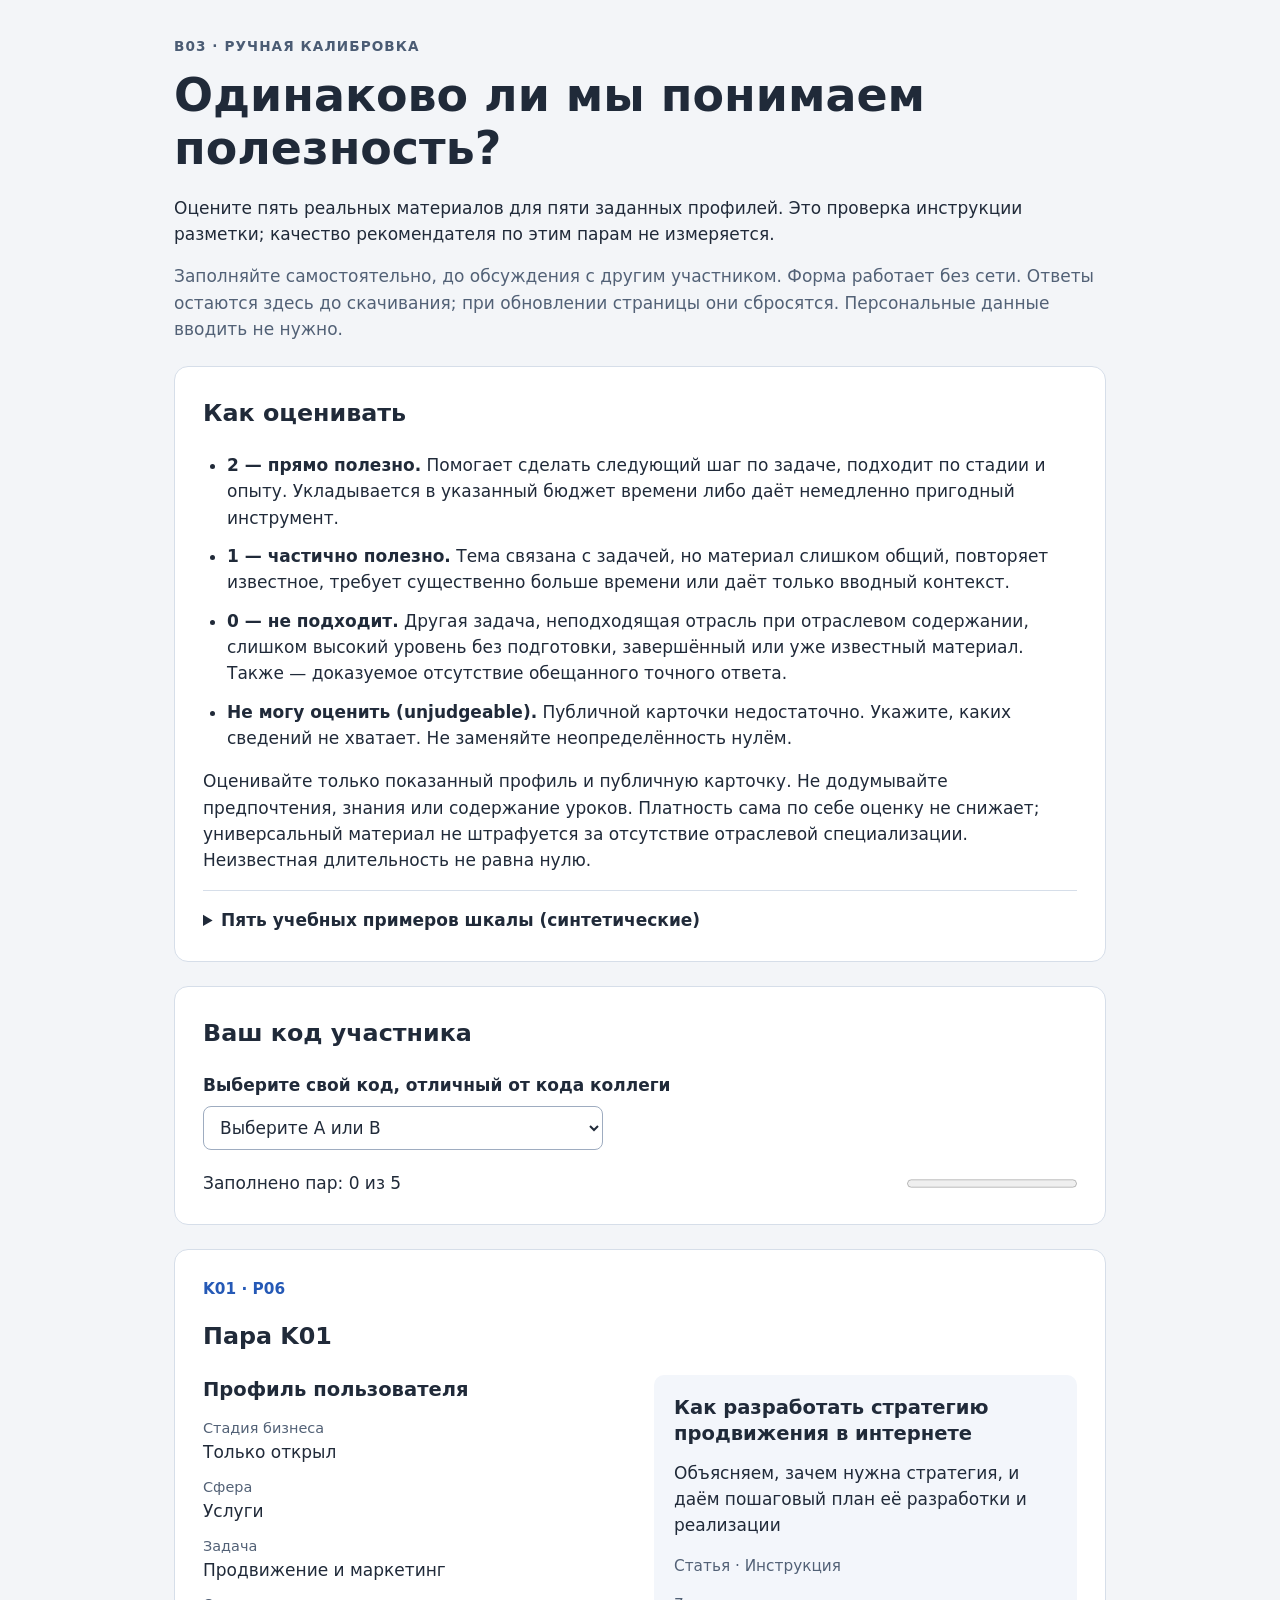
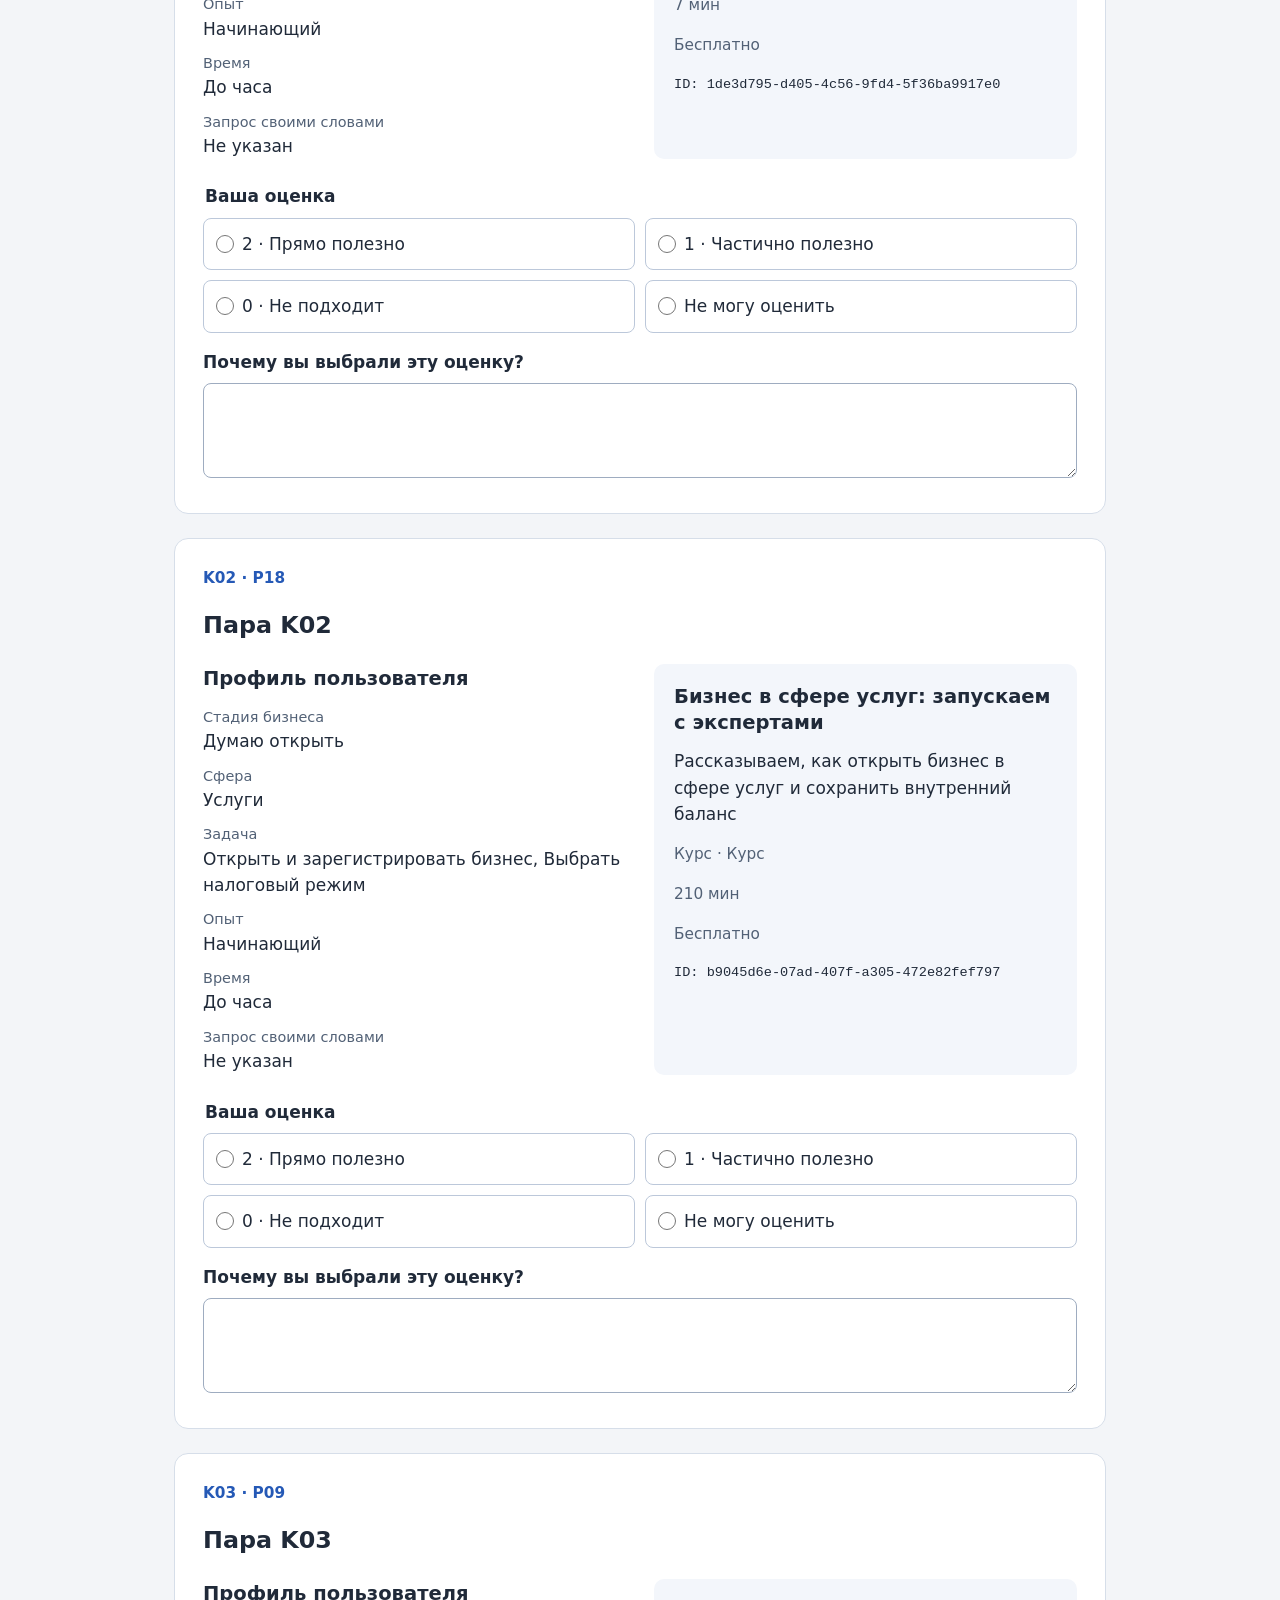
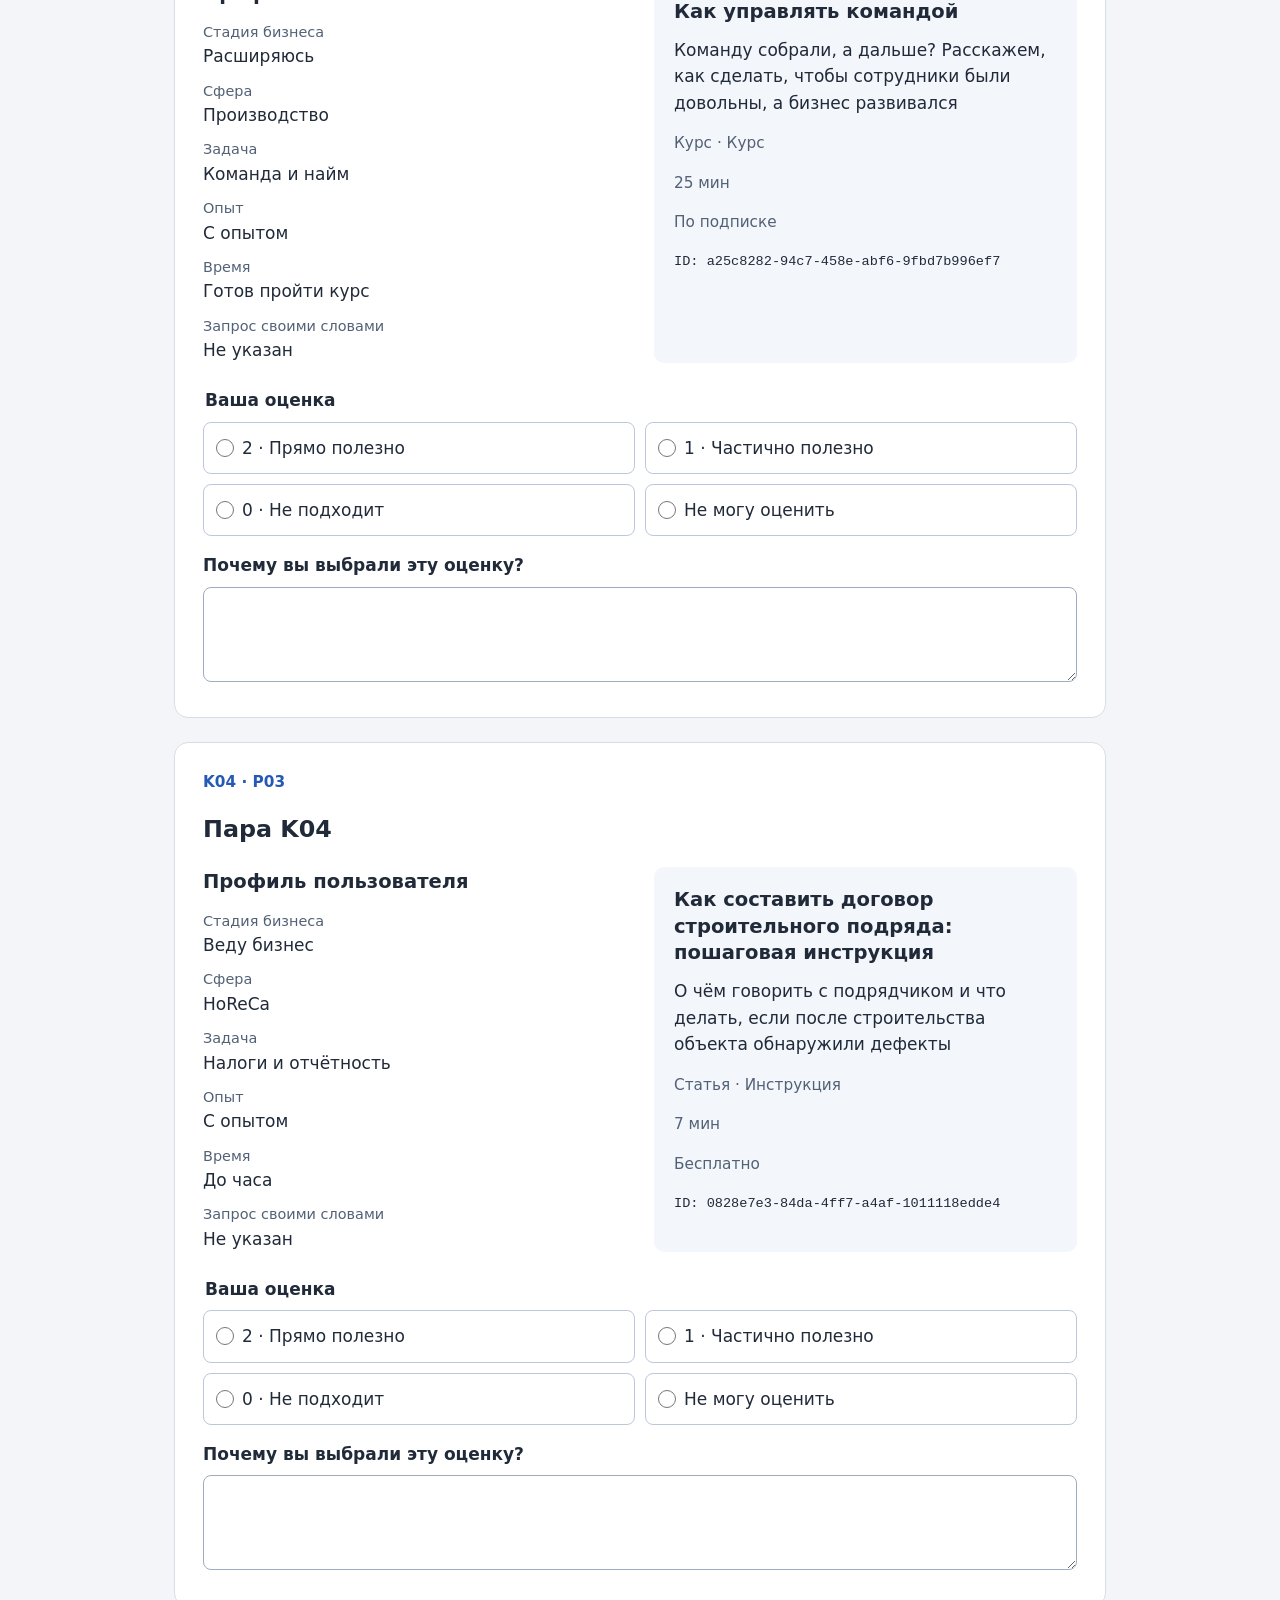
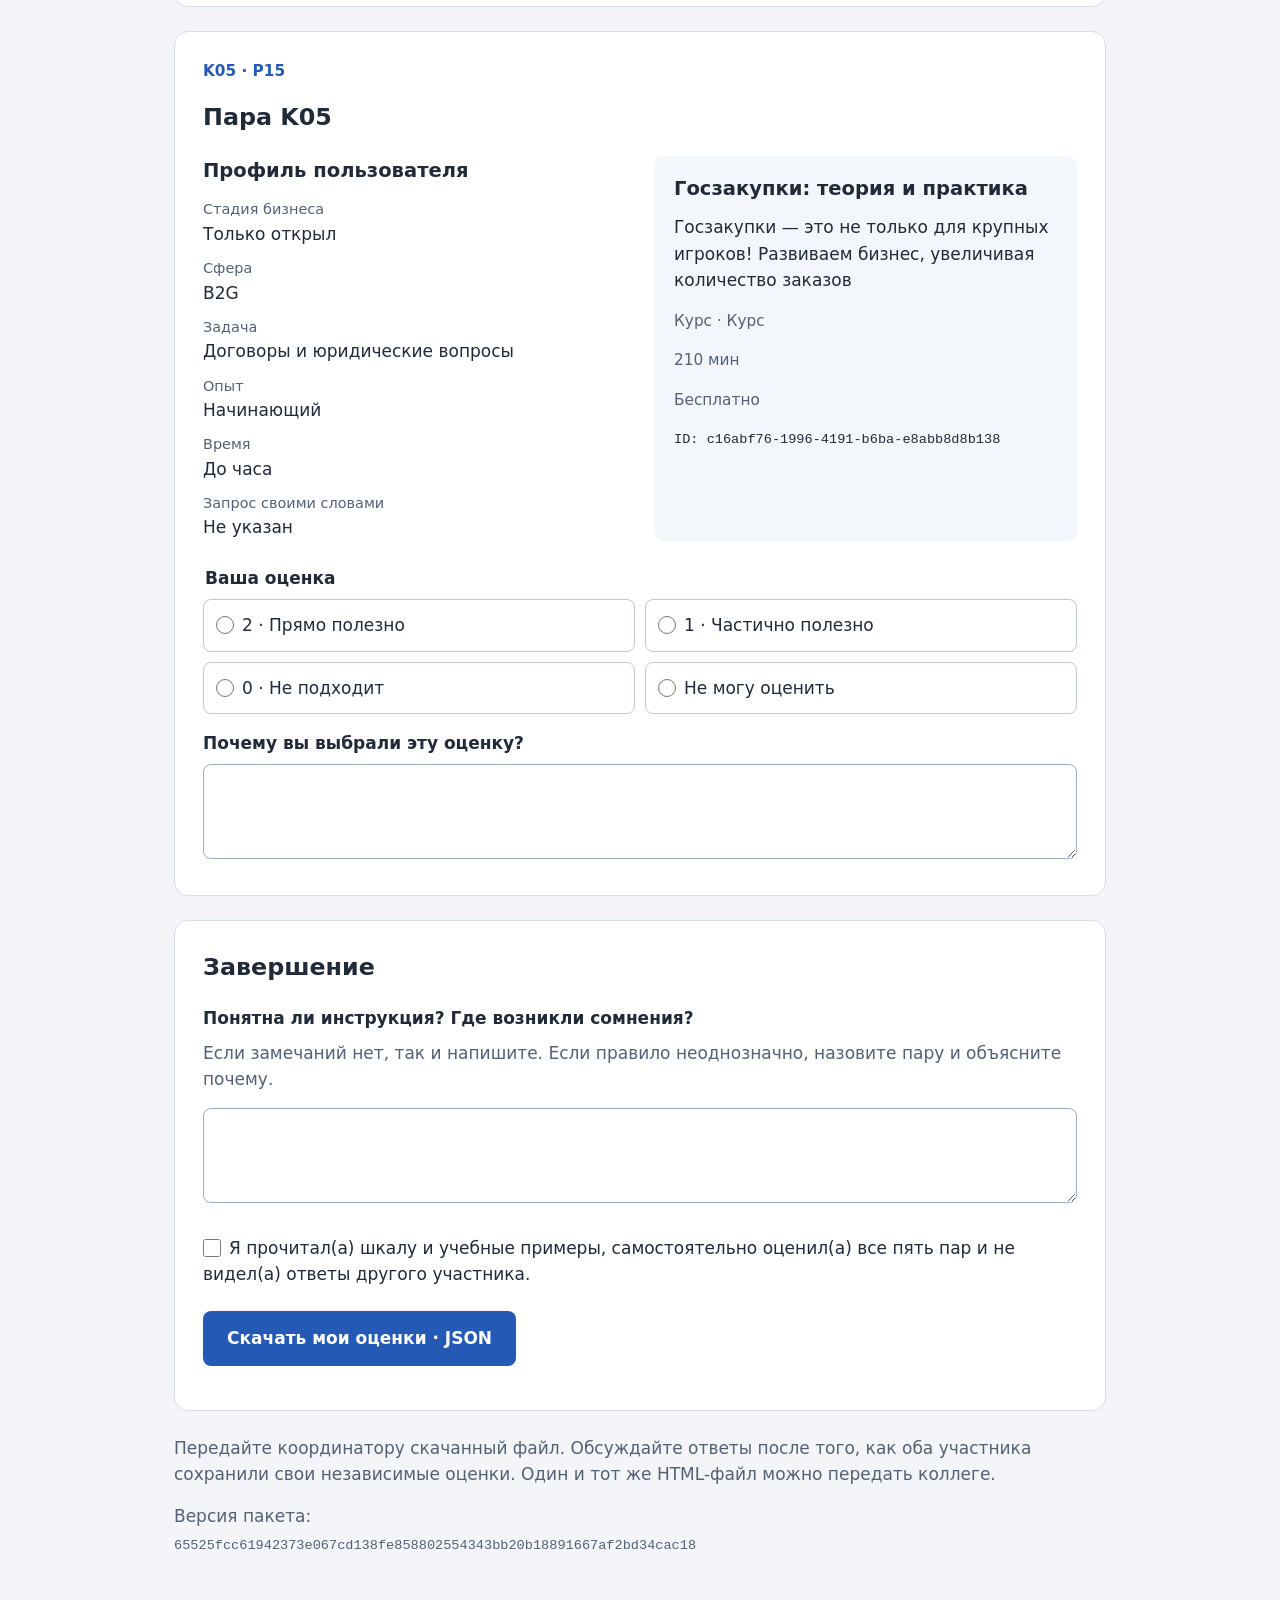
<file: reports/calibration/form-65525fcc.html>
<!doctype html>
<html lang="ru">
<head>
  <meta charset="utf-8">
  <meta name="viewport" content="width=device-width, initial-scale=1">
  <meta http-equiv="Content-Security-Policy" content="default-src 'none'; script-src 'unsafe-inline'; style-src 'unsafe-inline'; base-uri 'none'; form-action 'none'">
  <title>B03 · Калибровка инструкции</title>
  <style>
    :root { color-scheme: light; font: 17px/1.55 system-ui, sans-serif; color: #202a39; background: #f3f5f8; }
    * { box-sizing: border-box; }
    body { margin: 0; }
    main { max-width: 980px; margin: 0 auto; padding: 36px 24px 64px; }
    h1 { font-size: clamp(1.8rem, 5vw, 2.7rem); line-height: 1.15; margin: 12px 0 20px; }
    h2 { font-size: 1.4rem; margin-top: 0; }
    h3 { font-size: 1.15rem; margin: 0 0 12px; }
    p { margin: 0 0 16px; }
    .eyebrow { color: #4b5c74; font-weight: 700; letter-spacing: .08em; font-size: .8rem; }
    .muted { color: #526176; }
    .panel, .pair { padding: 28px; background: white; border: 1px solid #d6dee9; border-radius: 14px; margin: 24px 0; }
    .progress { display: flex; justify-content: space-between; gap: 16px; align-items: center; }
    progress { width: 170px; accent-color: #2559b6; }
    .rubric { padding-left: 24px; }
    .rubric li { margin-bottom: 12px; }
    details { border-top: 1px solid #d6dee9; padding-top: 16px; }
    summary { cursor: pointer; font-weight: 650; }
    details ol { padding-left: 24px; }
    .pair-number { color: #2559b6; font-weight: 700; font-size: .9rem; margin-bottom: 16px; }
    .columns { display: grid; grid-template-columns: 1fr 1fr; gap: 28px; margin-bottom: 24px; }
    dl { margin: 0; }
    dt { color: #526176; font-size: .85rem; margin-top: 10px; }
    dd { margin: 0; overflow-wrap: anywhere; }
    .material { background: #f3f6fb; padding: 20px; border-radius: 10px; }
    .material h3 { line-height: 1.35; }
    .metadata { color: #526176; font-size: .9rem; }
    fieldset { padding: 0; border: 0; margin: 0 0 16px; }
    legend, .field-label { font-weight: 650; margin-bottom: 8px; display: block; }
    .choices { display: grid; grid-template-columns: repeat(2, 1fr); gap: 10px; }
    .choice { border: 1px solid #bcc8da; border-radius: 8px; padding: 12px; cursor: pointer; }
    .choice:has(input:checked) { background: #eaf1ff; border-color: #2559b6; }
    input[type=radio], input[type=checkbox] { width: 18px; height: 18px; accent-color: #2559b6; vertical-align: middle; margin: 0 8px 2px 0; }
    textarea, select { font: inherit; width: 100%; border: 1px solid #9eacc0; border-radius: 8px; padding: 10px 12px; color: inherit; background: white; }
    textarea { resize: vertical; min-height: 95px; }
    select { max-width: 400px; margin-bottom: 20px; }
    :focus-visible { outline: 3px solid #2559b6; outline-offset: 3px; }
    .check { display: block; margin: 24px 0; }
    button { font: inherit; font-weight: 650; color: white; background: #2559b6; border: 0; padding: 14px 24px; border-radius: 8px; cursor: pointer; }
    button:hover { background: #174594; }
    #export-status { margin: 16px 0 0; }
    .fingerprint { font: .8rem/1.6 ui-monospace, monospace; overflow-wrap: anywhere; }
    @media (max-width: 640px) {
      main { padding: 24px 14px 40px; }
      .panel, .pair { padding: 20px; }
      .columns, .choices { grid-template-columns: 1fr; gap: 16px; }
      .progress { align-items: start; flex-direction: column; gap: 8px; }
      progress, button { width: 100%; }
    }
  </style>
</head>
<body>
<main>
  <header>
    <div class="eyebrow">B03 · РУЧНАЯ КАЛИБРОВКА</div>
    <h1>Одинаково ли мы понимаем полезность?</h1>
    <p>Оцените пять реальных материалов для пяти заданных профилей. Это проверка инструкции разметки; качество рекомендателя по этим парам не измеряется.</p>
    <p class="muted">Заполняйте самостоятельно, до обсуждения с другим участником. Форма работает без сети. Ответы остаются здесь до скачивания; при обновлении страницы они сбросятся. Персональные данные вводить не нужно.</p>
  </header>
  <section class="panel" aria-labelledby="rubric-title">
    <h2 id="rubric-title">Как оценивать</h2>
    <ul class="rubric">
      <li><strong>2 — прямо полезно.</strong> Помогает сделать следующий шаг по задаче, подходит по стадии и опыту. Укладывается в указанный бюджет времени либо даёт немедленно пригодный инструмент.</li>
      <li><strong>1 — частично полезно.</strong> Тема связана с задачей, но материал слишком общий, повторяет известное, требует существенно больше времени или даёт только вводный контекст.</li>
      <li><strong>0 — не подходит.</strong> Другая задача, неподходящая отрасль при отраслевом содержании, слишком высокий уровень без подготовки, завершённый или уже известный материал. Также — доказуемое отсутствие обещанного точного ответа.</li>
      <li><strong>Не могу оценить (unjudgeable).</strong> Публичной карточки недостаточно. Укажите, каких сведений не хватает. Не заменяйте неопределённость нулём.</li>
    </ul>
    <p>Оценивайте только показанный профиль и публичную карточку. Не додумывайте предпочтения, знания или содержание уроков. Платность сама по себе оценку не снижает; универсальный материал не штрафуется за отсутствие отраслевой специализации. Неизвестная длительность не равна нулю.</p>
    <details>
      <summary>Пять учебных примеров шкалы (синтетические)</summary>
      <ol>
        <li>Новичку нужно продвижение мастерской, есть час. Простая инструкция по каналам продвижения услуг на 12 минут: <strong>2</strong>.</li>
        <li>Выбор налогового режима за 5 минут. Общий трёхчасовой курс без краткого инструмента выбора: <strong>1</strong>.</li>
        <li>Нужен договор строительных работ. Инструкция по найму продавцов в розницу: <strong>0</strong>.</li>
        <li>Вводный курс по маркетплейсам завершён. Предложен тот же курс с тем же ID: <strong>0</strong>.</li>
        <li>Нужны точные формы регистрации автосервиса в Казахстане. Есть лишь общее описание бизнеса за рубежом без перечня тем: <strong>unjudgeable</strong>; наличие ответа установить нельзя.</li>
      </ol>
      <p>Эти примеры поясняют инструкцию. Они не являются оценками реальных карточек ниже.</p>
    </details>
  </section>
  <noscript><p>Для заполнения и скачивания ответа включите JavaScript. Внешних запросов нет.</p></noscript>
  <form id="calibration" autocomplete="off">
    <section class="panel" aria-labelledby="rater-title">
      <h2 id="rater-title">Ваш код участника</h2>
      <label class="field-label" for="rater">Выберите свой код, отличный от кода коллеги</label>
      <select id="rater" required>
        <option value="">Выберите A или B</option>
        <option value="A">Участник A</option>
        <option value="B">Участник B</option>
      </select>
      <div class="progress">
        <span id="progress-text" aria-live="polite">Заполнено пар: 0 из 5</span>
        <progress id="progress" value="0" max="5" aria-label="Заполнено пар"></progress>
      </div>
    </section>
    <div id="pairs"></div>
    <section class="panel" aria-labelledby="finish-title">
      <h2 id="finish-title">Завершение</h2>
      <label class="field-label" for="instruction-feedback">Понятна ли инструкция? Где возникли сомнения?</label>
      <p id="feedback-help" class="muted">Если замечаний нет, так и напишите. Если правило неоднозначно, назовите пару и объясните почему.</p>
      <textarea id="instruction-feedback" required maxlength="2000" aria-describedby="feedback-help"></textarea>
      <label class="check"><input id="independent" type="checkbox" required>Я прочитал(а) шкалу и учебные примеры, самостоятельно оценил(а) все пять пар и не видел(а) ответы другого участника.</label>
      <button type="submit">Скачать мои оценки · JSON</button>
      <p id="export-status" role="status"></p>
    </section>
  </form>
  <footer class="muted">
    <p>Передайте координатору скачанный файл. Обсуждайте ответы после того, как оба участника сохранили свои независимые оценки. Один и тот же HTML-файл можно передать коллеге.</p>
    <p>Версия пакета:<br><span class="fingerprint" id="fingerprint"></span></p>
  </footer>
</main>
<script id="packet" type="application/json">{"packet_sha256":"65525fcc61942373e067cd138fe858802554343bb20b18891667af2bd34cac18","pairs":[{"format_label":"Инструкция","item":{"access":"free","duration_min":7,"format":"guide","item_id":"1de3d795-d405-4c56-9fd4-5f36ba9917e0","item_type":"article","price_rub":null,"summary":"Объясняем, зачем нужна стратегия, и даём пошаговый план её разработки и реализации","title":"Как разработать стратегию продвижения в интернете"},"pair_id":"K01","profile":{"experience":"beginner","free_text":null,"industries":["services"],"stage":"launch","tasks":["marketing"],"time_budget":"hour"},"profile_fields":[{"label":"Стадия бизнеса","value":"Только открыл"},{"label":"Сфера","value":"Услуги"},{"label":"Задача","value":"Продвижение и маркетинг"},{"label":"Опыт","value":"Начинающий"},{"label":"Время","value":"До часа"},{"label":"Запрос своими словами","value":"Не указан"}],"profile_id":"P06"},{"format_label":"Курс","item":{"access":"free","duration_min":210,"format":"course","item_id":"b9045d6e-07ad-407f-a305-472e82fef797","item_type":"course","price_rub":null,"summary":"Рассказываем, как открыть бизнес в сфере услуг и сохранить внутренний баланс","title":"Бизнес в сфере услуг: запускаем с экспертами"},"pair_id":"K02","profile":{"experience":"beginner","free_text":null,"industries":["services"],"stage":"idea","tasks":["business_start","tax_regime"],"time_budget":"hour"},"profile_fields":[{"label":"Стадия бизнеса","value":"Думаю открыть"},{"label":"Сфера","value":"Услуги"},{"label":"Задача","value":"Открыть и зарегистрировать бизнес, Выбрать налоговый режим"},{"label":"Опыт","value":"Начинающий"},{"label":"Время","value":"До часа"},{"label":"Запрос своими словами","value":"Не указан"}],"profile_id":"P18"},{"format_label":"Курс","item":{"access":"subscription","duration_min":25,"format":"course","item_id":"a25c8282-94c7-458e-abf6-9fbd7b996ef7","item_type":"course","price_rub":990,"summary":"Команду собрали, а дальше? Расскажем, как сделать, чтобы сотрудники были довольны, а бизнес развивался","title":"Как управлять командой"},"pair_id":"K03","profile":{"experience":"intermediate","free_text":null,"industries":["manufacturing"],"stage":"growth","tasks":["team_hiring"],"time_budget":"course"},"profile_fields":[{"label":"Стадия бизнеса","value":"Расширяюсь"},{"label":"Сфера","value":"Производство"},{"label":"Задача","value":"Команда и найм"},{"label":"Опыт","value":"С опытом"},{"label":"Время","value":"Готов пройти курс"},{"label":"Запрос своими словами","value":"Не указан"}],"profile_id":"P09"},{"format_label":"Инструкция","item":{"access":"free","duration_min":7,"format":"guide","item_id":"0828e7e3-84da-4ff7-a4af-1011118edde4","item_type":"article","price_rub":null,"summary":"О чём говорить с подрядчиком и что делать, если после строительства объекта обнаружили дефекты","title":"Как составить договор строительного подряда: пошаговая инструкция"},"pair_id":"K04","profile":{"experience":"intermediate","free_text":null,"industries":["horeca"],"stage":"operating","tasks":["taxes_reporting"],"time_budget":"hour"},"profile_fields":[{"label":"Стадия бизнеса","value":"Веду бизнес"},{"label":"Сфера","value":"HoReCa"},{"label":"Задача","value":"Налоги и отчётность"},{"label":"Опыт","value":"С опытом"},{"label":"Время","value":"До часа"},{"label":"Запрос своими словами","value":"Не указан"}],"profile_id":"P03"},{"format_label":"Курс","item":{"access":"free","duration_min":210,"format":"course","item_id":"c16abf76-1996-4191-b6ba-e8abb8d8b138","item_type":"course","price_rub":null,"summary":"Госзакупки — это не только для крупных игроков! Развиваем бизнес, увеличивая количество заказов","title":"Госзакупки: теория и практика"},"pair_id":"K05","profile":{"experience":"beginner","free_text":null,"industries":["b2g"],"stage":"launch","tasks":["legal_contracts"],"time_budget":"hour"},"profile_fields":[{"label":"Стадия бизнеса","value":"Только открыл"},{"label":"Сфера","value":"B2G"},{"label":"Задача","value":"Договоры и юридические вопросы"},{"label":"Опыт","value":"Начинающий"},{"label":"Время","value":"До часа"},{"label":"Запрос своими словами","value":"Не указан"}],"profile_id":"P15"}],"sources":{"catalog":"c63265dacd9d9ccf54765a9b6157d491d17223c2d7bacc860735091c0af881ee","form_template":"46a90eafe2b312a919559425e64dbb801e9fa2cc31a8bd89edce1f6000a00c72","instructions":"9ed72cf952118c40d6ff52b18e99c0572a998b442e7fe33023a5b67b53b121a7","profiles":"b3541685d9117629a327a9f753a36d062be9bd472fbbca0ff0e0e6c3f967cce3","selections":"f3b62f48e8c5a43ed64233d39b36c14c70bc144b523b44e4e6c38061b909cf05","taxonomy":"99105e96b9620893377460fb033818d24a2705335846dba1ebd3b8e88042be5a"},"version":1}</script>
<script>
  'use strict';
  const packet = JSON.parse(document.getElementById('packet').textContent);
  const form = document.getElementById('calibration');
  const accessLabels = {free: 'Бесплатно', subscription: 'По подписке', paid: 'Платно'};
  const typeLabels = {article: 'Статья', document: 'Документ', course: 'Курс', webinar: 'Вебинар', podcast: 'Подкаст', glossary: 'Словарь', calculator: 'Калькулятор'};
  const choices = [['2', '2 · Прямо полезно'], ['1', '1 · Частично полезно'], ['0', '0 · Не подходит'], ['unjudgeable', 'Не могу оценить']];
  function element(tag, text, className) {
    const node = document.createElement(tag);
    if (text !== undefined) node.textContent = text;
    if (className) node.className = className;
    return node;
  }
  for (const pair of packet.pairs) {
    const section = element('section', undefined, 'pair');
    const title = element('h2', `Пара ${pair.pair_id}`);
    title.id = `title-${pair.pair_id}`;
    section.setAttribute('aria-labelledby', title.id);
    section.append(element('div', `${pair.pair_id} · ${pair.profile_id}`, 'pair-number'), title);
    const columns = element('div', undefined, 'columns');
    const profile = element('div');
    profile.append(element('h3', 'Профиль пользователя'));
    const fields = element('dl');
    for (const field of pair.profile_fields) fields.append(element('dt', field.label), element('dd', field.value));
    profile.append(fields);
    const card = element('div', undefined, 'material');
    const item = pair.item;
    let access = accessLabels[item.access];
    if (item.access === 'paid' && item.price_rub !== null) access += ` · ${item.price_rub.toLocaleString('ru-RU')} ₽`;
    card.append(element('h3', item.title), element('p', item.summary || 'Описание не указано.'),
      element('p', `${typeLabels[item.item_type]} · ${pair.format_label}`, 'metadata'),
      element('p', item.duration_min === null ? 'Длительность не указана' : `${item.duration_min} мин`, 'metadata'),
      element('p', access, 'metadata'), element('p', `ID: ${item.item_id}`, 'fingerprint'));
    columns.append(profile, card);
    const fieldset = element('fieldset');
    fieldset.append(element('legend', 'Ваша оценка'));
    const options = element('div', undefined, 'choices');
    for (const [value, text] of choices) {
      const label = element('label', undefined, 'choice');
      const input = element('input');
      input.type = 'radio'; input.name = pair.pair_id; input.value = value; input.required = true;
      label.append(input, document.createTextNode(text));
      options.append(label);
    }
    fieldset.append(options);
    const noteLabel = element('label', 'Почему вы выбрали эту оценку?', 'field-label');
    noteLabel.htmlFor = `note-${pair.pair_id}`;
    const note = element('textarea');
    note.id = noteLabel.htmlFor; note.required = true; note.maxLength = 2000;
    section.append(columns, fieldset, noteLabel, note);
    document.getElementById('pairs').append(section);
  }
  document.getElementById('fingerprint').textContent = packet.packet_sha256;
  function updateProgress() {
    for (const note of form.querySelectorAll('textarea')) {
      note.setCustomValidity(note.value.trim() ? '' : 'Напишите краткое пояснение.');
    }
    const complete = packet.pairs.filter(pair => form.querySelector(`input[name="${pair.pair_id}"]:checked`) && document.getElementById(`note-${pair.pair_id}`).value.trim()).length;
    document.getElementById('progress').value = complete;
    document.getElementById('progress-text').textContent = `Заполнено пар: ${complete} из 5`;
    document.getElementById('export-status').textContent = '';
  }
  form.addEventListener('input', updateProgress);
  window.addEventListener('pageshow', () => { form.reset(); updateProgress(); });
  form.addEventListener('submit', event => {
    event.preventDefault();
    updateProgress();
    if (!form.reportValidity()) return;
    const response = {
      version: 1, packet_sha256: packet.packet_sha256,
      rater_id: document.getElementById('rater').value,
      independent: document.getElementById('independent').checked,
      instruction_feedback: document.getElementById('instruction-feedback').value.trim(),
      answers: packet.pairs.map(pair => {
        const value = form.querySelector(`input[name="${pair.pair_id}"]:checked`).value;
        return {pair_id: pair.pair_id, score: value === 'unjudgeable' ? value : Number(value), note: document.getElementById(`note-${pair.pair_id}`).value.trim()};
      })
    };
    const url = URL.createObjectURL(new Blob([JSON.stringify(response, null, 2) + '\n'], {type: 'application/json;charset=utf-8'}));
    const download = element('a');
    download.href = url; download.download = `b03-calibration-${response.rater_id}.json`;
    document.body.append(download); download.click(); download.remove();
    setTimeout(() => URL.revokeObjectURL(url), 10000);
    document.getElementById('export-status').textContent = `Файл участника ${response.rater_id} подготовлен. Проверьте его в загрузках и передайте координатору.`;
  });
</script>
</body>
</html>
</file>
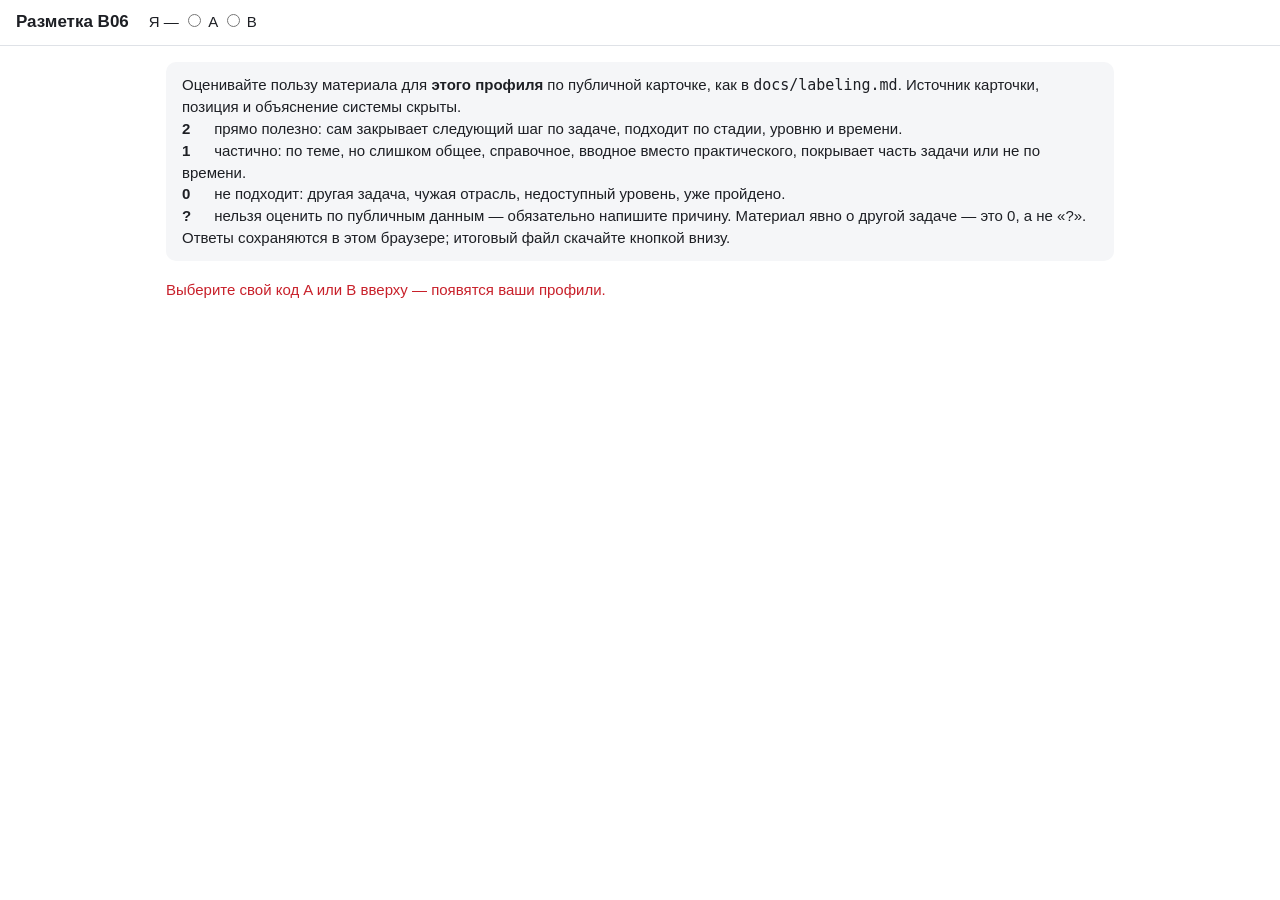
<file: reports/b06/historical-652a8151/form.html>
<!doctype html>
<html lang="ru">
<head>
<meta charset="utf-8">
<meta name="viewport" content="width=device-width, initial-scale=1">
<title>Разметка релевантности B06</title>
<style>
  :root { --ink: #1d1f24; --muted: #5d6370; --line: #dfe2e7; --soft: #f5f6f8; --accent: #c8202a; --ok: #1b7f3b; }
  * { box-sizing: border-box; }
  body { margin: 0; font: 15px/1.45 "Segoe UI", Arial, sans-serif; color: var(--ink); background: #fff; }
  header { position: sticky; top: 0; background: #fff; border-bottom: 1px solid var(--line); padding: 10px 16px;
    display: flex; flex-wrap: wrap; gap: 12px 20px; align-items: center; z-index: 2; }
  header h1 { font-size: 17px; margin: 0; }
  main { max-width: 980px; margin: 0 auto; padding: 16px; }
  .scale { background: var(--soft); border-radius: 10px; padding: 12px 16px; margin-bottom: 18px; }
  .scale b { display: inline-block; min-width: 28px; }
  .profile { border: 1px solid var(--line); border-radius: 12px; margin: 0 0 22px; }
  .profile > .head { background: var(--soft); border-radius: 12px 12px 0 0; padding: 12px 16px; }
  .profile h2 { margin: 0 0 6px; font-size: 16px; }
  .fields { display: grid; grid-template-columns: max-content 1fr; gap: 2px 12px; margin: 0; }
  .fields dt { color: var(--muted); }
  .fields dd { margin: 0; }
  .history { margin: 6px 0 0; padding-left: 18px; color: var(--muted); }
  .pair { padding: 12px 16px; border-top: 1px solid var(--line); display: grid; grid-template-columns: 1fr 300px; gap: 14px; }
  .pair.done { background: #fbfdfb; }
  .meta { color: var(--muted); font-size: 13px; }
  .title { font-weight: 600; margin: 2px 0 4px; }
  .summary { font-size: 14px; }
  fieldset { border: 0; margin: 0; padding: 0; display: flex; flex-wrap: wrap; gap: 6px; align-content: flex-start; }
  fieldset label { border: 1px solid var(--line); border-radius: 8px; padding: 4px 10px; cursor: pointer; font-size: 14px; }
  fieldset input { margin-right: 4px; }
  textarea { width: 100%; min-height: 34px; font: inherit; font-size: 13px; margin-top: 6px; border: 1px solid var(--line); border-radius: 6px; padding: 4px 6px; }
  .bad { color: var(--accent); }
  .good { color: var(--ok); }
  button { font: inherit; padding: 6px 14px; border-radius: 8px; border: 1px solid var(--accent); background: var(--accent); color: #fff; cursor: pointer; }
  button:disabled { opacity: .45; cursor: not-allowed; }
  .finish { border: 1px solid var(--line); border-radius: 12px; padding: 16px; margin-bottom: 40px; }
  @media (max-width: 720px) { .pair { grid-template-columns: 1fr; } }
</style>
</head>
<body>
<header>
  <h1>Разметка B06</h1>
  <div role="radiogroup" aria-label="Код разметчика">Я — <label><input type="radio" name="labeler" value="A"> A</label>
    <label><input type="radio" name="labeler" value="B"> B</label></div>
  <div id="progress" aria-live="polite"></div>
</header>
<main>
  <div class="scale">
    Оценивайте пользу материала для <b>этого профиля</b> по публичной карточке, как в <code>docs/labeling.md</code>.
    Источник карточки, позиция и объяснение системы скрыты.<br>
    <b>2</b> прямо полезно: сам закрывает следующий шаг по задаче, подходит по стадии, уровню и времени.<br>
    <b>1</b> частично: по теме, но слишком общее, справочное, вводное вместо практического, покрывает часть задачи или не по времени.<br>
    <b>0</b> не подходит: другая задача, чужая отрасль, недоступный уровень, уже пройдено.<br>
    <b>?</b> нельзя оценить по публичным данным — обязательно напишите причину. Материал явно о другой задаче — это 0, а не «?».
    Ответы сохраняются в этом браузере; итоговый файл скачайте кнопкой внизу.
  </div>
  <div id="pick" class="bad">Выберите свой код A или B вверху — появятся ваши профили.</div>
  <div id="profiles"></div>
  <div class="finish" id="finish" hidden>
    <label><input type="checkbox" id="independent"> Я оценивал(а) самостоятельно и не видел(а) оценок коллеги</label>
    <p id="missing" class="bad"></p>
    <button id="download" disabled>Скачать мои оценки · JSON</button>
  </div>
</main>
<script>
const POOL = {"assigned": {"A": ["P01", "P04", "P05", "P06", "P07", "P09", "P10", "P12", "P16", "P18", "P23", "P25", "P26", "P27", "P29", "P30", "P31", "P32", "P33", "P34", "P35"], "B": ["P01", "P02", "P03", "P08", "P11", "P13", "P14", "P15", "P16", "P17", "P19", "P20", "P21", "P22", "P24", "P26", "P28", "P30", "P34", "P36"]}, "cards": {"019dab27-c05c-7648-b77b-7f7b923402ba": {"access": "free", "duration_min": null, "format": "tool", "price_rub": null, "summary": "", "title": "Калькулятор выбора системы налогообложения для ИП и ООО", "type": "calculator"}, "0288bdab-dafc-42b8-831f-d234eb929d6b": {"access": "free", "duration_min": 11, "format": "guide", "price_rub": null, "summary": "Пошаговые расчёты, сроки уплаты и нюансы отчётности", "title": "Налог на прибыль для ООО в 2026 году: как считать и платить", "type": "article"}, "02fd3dab-fecf-4618-ae31-35a931a318ee": {"access": "free", "duration_min": 8, "format": "guide", "price_rub": null, "summary": "Какие документы оформить и сколько денег выдать", "title": "Как отправить сотрудника в командировку", "type": "article"}, "030c2f9d-eba7-4652-a7f1-b6d0f9165e03": {"access": "free", "duration_min": 12, "format": "guide", "price_rub": null, "summary": "Какие сервисы выбрать, как зарегистрироваться и что поручить ИИ уже сегодня", "title": "Нейросети для бизнеса: с чего начать", "type": "article"}, "042a8e6c-1fb2-4c1b-a503-950b1aa90ca3": {"access": "free", "duration_min": 90, "format": "recording", "price_rub": null, "summary": "Новые законодательные требования появляются регулярно. Разберём, какие касаются именно вас", "title": "Изменения законодательства с 1 сентября для предпринимателей", "type": "webinar"}, "05636dba-99d4-4107-a4e9-84cda7d89f84": {"access": "free", "duration_min": 8, "format": "guide", "price_rub": null, "summary": "Сверхурочные, льготы, квоты для инвалидов, охрана труда", "title": "Изменения в трудовом законодательстве с 1 сентября 2026 года", "type": "article"}, "062ff7a9-4168-4d30-9334-1e8eb10555f0": {"access": "free", "duration_min": 6, "format": "guide", "price_rub": null, "summary": "Как рассчитать, заплатить и вернуть", "title": "НДС при импорте и экспорте товаров", "type": "article"}, "0978fcd3-ec34-47db-8728-ee6a8830b95a": {"access": "free", "duration_min": 5, "format": "quick_answer", "price_rub": null, "summary": "Записали видео, которое поможет вам подобрать подходящие торги в Альфа-Банке", "title": "Госзакупки: видеоинструкция по поиску торгов", "type": "article"}, "0aa82f3c-7bc7-4518-a323-393da042feab": {"access": "free", "duration_min": 15, "format": "guide", "price_rub": null, "summary": "Знакомимся с удобным инструментом планирования финансов", "title": "Как предпринимателю составить и вести платёжный календарь", "type": "article"}, "0b644297-1b7b-4323-a490-a28b24b4ac23": {"access": "free", "duration_min": 90, "format": "recording", "price_rub": null, "summary": "Разбираем изменения в миграционном законодательстве", "title": "Как работать с иностранными сотрудниками в 2026–2027 годах", "type": "webinar"}, "0c54e6cc-ad77-4b13-9c78-de7d4adce189": {"access": "free", "duration_min": 7, "format": "guide", "price_rub": null, "summary": "Рассказываем, как теперь нужно оформлять и оплачивать работу наставника", "title": "Наставничество по ТК РФ: как оформить, оплатить и прекратить", "type": "article"}, "0f0ab03b-1205-44f1-ba6b-dfdeac473a42": {"access": "free", "duration_min": 8, "format": "guide", "price_rub": null, "summary": "Рассмотрим плюсы, минусы и риски таких зон для предпринимателей в РФ", "title": "Бондовые зоны в Китае: что это, как работают и особенности", "type": "article"}, "10757b06-e528-41cd-9ac5-90b6e92e7a73": {"access": "free", "duration_min": 4, "format": "quick_answer", "price_rub": null, "summary": "Рассказываем, как зарабатывать, не имея миллиона подписчиков", "title": "В поисках рекламодателя: инструкция для блогера", "type": "article"}, "1606138e-15dd-47d9-af29-bd242d0b531a": {"access": "free", "duration_min": 8, "format": "guide", "price_rub": null, "summary": "Новые правила работы на патентной системе налогообложения", "title": "ПСН в 2026 году: налоги и взносы, условия применения", "type": "article"}, "176ffb53-68d6-4119-a435-2fe7ecb1b21c": {"access": "free", "duration_min": 270, "format": "course", "price_rub": null, "summary": "Погружаемся в сделки с заёмным финансированием: расчёты и анализ в Excel", "title": "Модель LBO шаг за шагом", "type": "course"}, "177d0573-e412-4f32-8535-0939480f32b4": {"access": "free", "duration_min": 6, "format": "guide", "price_rub": null, "summary": "Инструкция по заполнению и образцы", "title": "Счёт-договор: что это такое и как его составить", "type": "article"}, "182c6312-9ca4-4811-9517-1426d0585bfb": {"access": "free", "duration_min": 10, "format": "guide", "price_rub": null, "summary": "Внутри — образец документа и список программ для его создания", "title": "Как составить строительную смету: инструкция от расчёта до проверки", "type": "article"}, "18af5897-3f59-43e2-9c26-6e0bae1ea358": {"access": "free", "duration_min": 3, "format": "quick_answer", "price_rub": null, "summary": "Женское предпринимательство в России: статистика и сложности при открытии своего дела", "title": "Неженское дело", "type": "article"}, "1a73c636-dedd-4981-8e85-421de27fdf15": {"access": "free", "duration_min": 7, "format": "guide", "price_rub": null, "summary": "Как нейросети влияют на рынок труда и что уже нужно делегировать им, чтобы усилить бизнес", "title": "Где ИИ заменит людей: прогнозы, план для предпринимателей", "type": "article"}, "1a78b86f-3d62-48be-9987-78567a48fa80": {"access": "free", "duration_min": 150, "format": "course", "price_rub": null, "summary": "Детям — мороженое, даме — цветы, а вам — новые клиенты с сервисом доставки Flowwow", "title": "Букет продаж: выходим на Flowwow", "type": "course"}, "1c34dffb-6d03-4537-aabe-f9d22dbd8ba6": {"access": "free", "duration_min": 10, "format": "guide", "price_rub": null, "summary": "Решения на разные сроки", "title": "Куда разместить свободные деньги бизнеса", "type": "article"}, "1c402043-808d-4604-9f45-0565ed4f79ba": {"access": "free", "duration_min": 15, "format": "course", "price_rub": null, "summary": "Что-то слышали о 115-ФЗ, но не разобрались до конца? Эксперт банка всё объяснит", "title": "Самое важное о 115-ФЗ", "type": "course"}, "1d1e34b8-8f46-4f36-8d5d-0e7aea417913": {"access": "free", "duration_min": 13, "format": "guide", "price_rub": null, "summary": "Разбираемся, как принимать оплату и не попасть под блокировки", "title": "Как ИП принимать платежи от физических лиц", "type": "article"}, "1e4351d5-c245-4556-9fb1-38cffc583cf5": {"access": "free", "duration_min": 15, "format": "course", "price_rub": null, "summary": "Можно, если осторожно: специалист банка помогает разобраться, как использовать наличку в бизнесе", "title": "Наличка: как использовать, чтобы не нарушить 115-ФЗ", "type": "course"}, "1ed176ad-3412-41c3-b97f-820bec6afd63": {"access": "free", "duration_min": 7, "format": "guide", "price_rub": null, "summary": "Как прописать в договоре и что делать при наступлении", "title": "Форс-мажор: что это и как учесть его в договоре", "type": "article"}, "1f6f7321-9dac-4165-837c-8580b3d522d4": {"access": "free", "duration_min": 4, "format": "quick_answer", "price_rub": null, "summary": "И понравится вашим сотрудникам", "title": "Как выбрать зарплатный проект, который подойдёт вам", "type": "article"}, "1fe2b6c4-7b54-453d-bd2b-d28fbd0cc2d2": {"access": "free", "duration_min": 3, "format": "quick_answer", "price_rub": null, "summary": "Анализ причин популярности маркетплейсов в России", "title": "Маркетплейсы: легко войти, но сложно преуспеть", "type": "article"}, "2155a4c8-2293-4b16-b928-cf72f2de72b5": {"access": "free", "duration_min": 50, "format": "course", "price_rub": null, "summary": "Уже можно стать ИП? А теперь? А сейчас? Расскажем, когда и как переходить от самозанятости к ИП", "title": "Как самозанятому стать ИП", "type": "course"}, "227afdcd-fab7-41e0-8ec5-6536504f5b6b": {"access": "free", "duration_min": 7, "format": "guide", "price_rub": null, "summary": "Делим дела на важные и срочные, чтобы понять, что делать первым, что делегировать, а что вычеркнуть", "title": "Матрица Эйзенхауэра: как расставить приоритеты", "type": "article"}, "24e2108c-72f7-4a08-bc96-9354aeaaa7a4": {"access": "free", "duration_min": 14, "format": "guide", "price_rub": null, "summary": "Рассказываем, как подготовиться к переговорам и привлечь деньги в ваш бизнес", "title": "Ищем инвестора: инструкция для предпринимателей", "type": "article"}, "2510d8b3-f2e8-443f-95be-6942c978edc4": {"access": "free", "duration_min": 8, "format": "guide", "price_rub": null, "summary": "Пошаговое руководство", "title": "Как интегрировать ИИ в прогнозирование спроса и управление закупками", "type": "article"}, "260f80ff-14a5-43a2-9a6d-edb5773f682e": {"access": "free", "duration_min": 90, "format": "recording", "price_rub": null, "summary": "Разбираем, что бизнесу изменить до 1 октября 2026", "title": "Закон о платформенной экономике: новые правила маркетплейсов", "type": "webinar"}, "26ae5eeb-9d81-4bfc-85d6-1086d9ab5a44": {"access": "free", "duration_min": 240, "format": "course", "price_rub": null, "summary": "Узнайте, как искать, выбирать и адаптировать продажников, чтобы они быстрее выходили на результат", "title": "Подбор и адаптация команды продаж", "type": "course"}, "272095ed-8987-4306-a6a5-4adad2bdcec0": {"access": "free", "duration_min": 5, "format": "quick_answer", "price_rub": null, "summary": "Узнайте, как выбрать подходящий банк, какие документы потребуются и на что обратить внимание", "title": "Как выбрать банк для открытия расчётного счёта", "type": "article"}, "27aae11d-0320-4233-b123-3be4b0d955f0": {"access": "free", "duration_min": 7, "format": "guide", "price_rub": null, "summary": "Убедитесь, что ваш режим вам подходит и вы не теряете деньги", "title": "Проверь себя сам: налоговые режимы для ИП", "type": "article"}, "2887002e-8d61-4bb6-b2ad-eb4d97101ae8": {"access": "free", "duration_min": 9, "format": "guide", "price_rub": null, "summary": "Разбираем, что наладить в работе отдела продаж, чтобы не терять клиентов", "title": "Как контролировать качество продаж", "type": "article"}, "28fa7835-2c31-4d6a-ac86-c63361f8e7a8": {"access": "free", "duration_min": 13, "format": "guide", "price_rub": null, "summary": "Что продавать и как преуспеть среди тысяч селлеров", "title": "Как выходить на маркетплейсы", "type": "article"}, "296e7be7-e4ff-4ed9-9302-7f3dacad8d8b": {"access": "subscription", "duration_min": 35, "format": "podcast", "price_rub": 990, "summary": "В таблице плюс, на счёте минус. Как не попасть в кассовый разрыв — и что делать, если уже попали", "title": "Кассовый разрыв — не приговор: как управлять финансами бизнеса", "type": "podcast"}, "2a495b02-fe50-41bd-90f9-6a89dac29b5d": {"access": "free", "duration_min": 9, "format": "guide", "price_rub": null, "summary": "Что изменилось в согласии, сроках и других требованиях", "title": "Персональные данные: изменения на 2026 год", "type": "article"}, "2bfd2876-6813-43c2-ab4a-2c74638fea40": {"access": "free", "duration_min": 15, "format": "guide", "price_rub": null, "summary": "Внутри — объяснения, как регулярный финансовый анализ может спасти ваш бизнес", "title": "Проводим финансовый анализ предприятия, чтобы бури были нипочём", "type": "article"}, "2d497201-7129-45bf-adfe-5e1d4d39265c": {"access": "free", "duration_min": 10, "format": "guide", "price_rub": null, "summary": "Виды, этапы и инструменты: SWOT, PEST, матрица Ансоффа и OKR", "title": "Стратегическое планирование в бизнесе", "type": "article"}, "2db46ed3-fb05-4380-bd20-30dff4f4a4c6": {"access": "free", "duration_min": 7, "format": "guide", "price_rub": null, "summary": "Как понять, что пора расширяться, какие для этого есть способы и инструменты", "title": "Хочу расширить свой бизнес и не прогореть", "type": "article"}, "2ddee156-763a-475a-9254-71303d34eb3b": {"access": "free", "duration_min": 3, "format": "quick_answer", "price_rub": null, "summary": "Пошаговая инструкция по регистрации и подготовке к продажам", "title": "Как начать работу на Яндекс Маркете", "type": "article"}, "310ee5d3-8567-4415-b04b-e4cb5dafa846": {"access": "free", "duration_min": 6, "format": "guide", "price_rub": null, "summary": "И как превратить спонсора в своего стратегического союзника", "title": "Миссия выполнима: как найти спонсора для проекта", "type": "article"}, "3121df66-bd8f-4e46-b25d-2571e44282df": {"access": "free", "duration_min": 17, "format": "guide", "price_rub": null, "summary": "Не бояться всё поменять после 30", "title": "Zorca ceramica: как превратить милое хобби в успешный бизнес", "type": "article"}, "3145e621-6410-4625-a85a-9a59388de537": {"access": "free", "duration_min": 11, "format": "guide", "price_rub": null, "summary": "Как устроен ДДС, что показывает каждый раздел и как заполнить отчёт", "title": "Отчёт о движении денежных средств: что это и как составить", "type": "article"}, "329aefef-d5d3-4c98-8a92-e347cbab8283": {"access": "free", "duration_min": 9, "format": "guide", "price_rub": null, "summary": "Разбираемся в причинах кризиса", "title": "Кадров на стройке не хватает: почему так и что делать бизнесу", "type": "article"}, "33a3a4ca-ab5e-4e58-bbeb-62afae4de0ba": {"access": "free", "duration_min": 9, "format": "guide", "price_rub": null, "summary": "Зачем он нужен и по каким критериям выбирать", "title": "Как выбрать принтер этикеток для маркетплейсов", "type": "article"}, "33e658a1-7913-4448-9977-05288162efa1": {"access": "free", "duration_min": 5, "format": "quick_answer", "price_rub": null, "summary": "Разбираем один из факторов финансового успеха", "title": "Прибыль есть, а денег нет: как поможет cash flow", "type": "article"}, "36eb26c7-e5a5-47d9-a2a1-f764a2859139": {"access": "free", "duration_min": null, "format": "template", "price_rub": null, "summary": "Форма Р11001 — это официальный документ, необходимый для регистрации общества с ограниченной ответственностью с двумя учредителями. Заполнение формы Р11001, как и её подача в налоговую — обязательный этап для создания компании и внесения сведений о ней в Единый государственный реестр юридических…", "title": "Форма регистрации ООО с двумя учредителями (Р11001)", "type": "document"}, "371a9768-556e-47ef-bdc2-de8c9f00c14f": {"access": "free", "duration_min": 5, "format": "quick_answer", "price_rub": null, "summary": "Объясняем на примерах и даём пару лайфхаков", "title": "Как транспортные компании могут защитить бизнес от рисков и убытков", "type": "article"}, "386cdfd3-a335-4446-a415-b251f52f0f57": {"access": "free", "duration_min": 3, "format": "quick_answer", "price_rub": null, "summary": "Рассказываем, как определить, какой сотрудник вам нужен и какие задачи можно ему делегировать", "title": "Первый сотрудник: подготовка к найму", "type": "article"}, "388ae02a-ece5-474c-9d39-6bbe7283582d": {"access": "free", "duration_min": 9, "format": "guide", "price_rub": null, "summary": "Рассказываем, как выбрать стратегию выхода на новый рынок и добиться успеха", "title": "Стратегии выхода на новый рынок", "type": "article"}, "39356586-699d-4e96-a1fa-6dd76debbf80": {"access": "free", "duration_min": 12, "format": "guide", "price_rub": null, "summary": "Обзор российских сервисов с ИИ и пошаговый план внедрения", "title": "ИИ в CRM-системах: автоматизируем продажи и работу с клиентами", "type": "article"}, "39d56e76-2da6-4ac4-8c57-1e7ba2b856c7": {"access": "free", "duration_min": 50, "format": "course", "price_rub": null, "summary": "На примерах учатся. Особенно на чужих. Для вас эксперты разобрали реальные запросы от предпринимателей", "title": "Кейсы предпринимателей: как справиться с вызовами", "type": "course"}, "3c3cf65d-8401-42eb-8ea6-bba9fed43756": {"access": "free", "duration_min": 17, "format": "guide", "price_rub": null, "summary": "Обзор сервисов для карточек на Ozon и Wildberries, примеры промптов и частые ошибки", "title": "Нейросети для селлеров: где и как создавать карточки товаров", "type": "article"}, "3d17b03e-0e69-44cf-aa04-110e92437016": {"access": "free", "duration_min": 270, "format": "course", "price_rub": null, "summary": "Хотите начать бизнес, но не знаете, как к нему подступиться? Без паники! Эксперты Альфа-Банка всё расскажут", "title": "Просто о сложном: первые шаги в бизнесе", "type": "course"}, "3ec43e4d-43b5-4b5e-8b9a-9f6d0b5ffde6": {"access": "free", "duration_min": 45, "format": "podcast", "price_rub": null, "summary": "Обсудили, зачем собирать данные о посетителях, как работать с негативом и создавать вау-эффект", "title": "Сервис в малом бизнесе: как удержать клиентов и заработать больше", "type": "podcast"}, "3fc10c68-3465-4aff-b0c2-6f50def687fc": {"access": "free", "duration_min": 180, "format": "course", "price_rub": null, "summary": "Хаос в бизнесе? Пора навести порядок. Создайте пространство, где меньше рутины и больше эффективности", "title": "Яндекс 360: порядок в бизнесе за 7 шагов", "type": "course"}, "41b2acff-d220-4e81-a90f-706444ce22c2": {"access": "free", "duration_min": 10, "format": "guide", "price_rub": null, "summary": "Где зарегистрироваться, какие документы нужны и что делать дальше", "title": "Как открыть ИП онлайн", "type": "article"}, "436d99ec-50d7-4abc-a0ed-ddd2f7d122d9": {"access": "free", "duration_min": 9, "format": "guide", "price_rub": null, "summary": "Что такое код ОКВЭД, какой налоговой режим выбрать, как подать и подписать все документы онлайн", "title": "Как открыть ИП", "type": "article"}, "448dce68-b2ab-4544-a27e-a9826486dcad": {"access": "free", "duration_min": 240, "format": "course", "price_rub": null, "summary": "Превратите искусственный интеллект в персонального ассистента для генерации идей, текстов и иллюстраций", "title": "Генеративный ИИ: курс по промптингу", "type": "course"}, "48fa14ee-dbe2-45ec-a528-7e00198afe26": {"access": "free", "duration_min": 12, "format": "guide", "price_rub": null, "summary": "Пошагово разбираем запуск бизнеса на торговых автоматах", "title": "Вендинговый бизнес: руководство по запуску", "type": "article"}, "4a4798ad-fa00-46a9-b594-46bb642f35c2": {"access": "subscription", "duration_min": 35, "format": "podcast", "price_rub": 990, "summary": "Команда образуется, когда есть общая цель, ценности и правила. Разберёмся, как этого добиться", "title": "Команды в малом бизнесе: секрет продуктивной работы", "type": "podcast"}, "4a6deac5-46e2-4d47-9388-73df6874bc6e": {"access": "free", "duration_min": 10, "format": "course", "price_rub": null, "summary": "Проверьте свои навыки в эксперт и узнайте, что можно улучшить", "title": "эксперт-вызов", "type": "course"}, "4d77d664-85cf-4546-92ae-37f16080c278": {"access": "free", "duration_min": 5, "format": "quick_answer", "price_rub": null, "summary": "Как не запутаться и какой из них нужен предпринимателю", "title": "Чем расчётный счёт отличается от лицевого", "type": "article"}, "4e01f5da-7cfc-447d-be0e-49ba1d3f481b": {"access": "free", "duration_min": 8, "format": "guide", "price_rub": null, "summary": "Когда руководителю контролировать работу, а когда — делегировать", "title": "Ситуационное лидерство: как гибко управлять командой", "type": "article"}, "4edc4abf-1f3c-41db-be25-25dfae8486b0": {"access": "free", "duration_min": 10, "format": "guide", "price_rub": null, "summary": "Что важно вашим клиентам при выборе товара и как использовать это для развития бизнеса", "title": "Исследование покупателей для производителей и оптовиков", "type": "article"}, "50760212-8d41-4a7d-92e8-9d29762801a4": {"access": "free", "duration_min": null, "format": "template", "price_rub": null, "summary": "Форма Р21001 — это документ, который отправляют в ФНС для регистрации физлица в качестве ИП. На основании этого заявления государство понимает, кто регистрирует ИП, на какой системе налогообложения и чем ИП планирует заниматься. Форма заявления на регистрацию ИП – Р21001 утверждена приказом ФНС от…", "title": "Форма регистрации ИП Р21001", "type": "document"}, "50817782-86c6-4703-b436-0452cf31ec7f": {"access": "free", "duration_min": 16, "format": "guide", "price_rub": null, "summary": "Практическое руководство для снижения затрат", "title": "Оптимизация логистики: как она помогает сократить расходы", "type": "article"}, "5180ba88-a690-4b0a-9c0b-36595c2ec417": {"access": "free", "duration_min": 9, "format": "guide", "price_rub": null, "summary": "Как платить и отчитываться за бизнес и сотрудников", "title": "УСН для ООО в 2026 году: налоги, взносы и отчётность", "type": "article"}, "5216ec41-1938-446a-a9f4-67a874fe6a03": {"access": "free", "duration_min": 300, "format": "course", "price_rub": null, "summary": "Рассказываем и показываем, как работать в сервисе аналитики для продавцов и менеджеров маркетплейсов", "title": "эксперт изнутри: как увеличить продажи на маркетплейсах", "type": "course"}, "52679570-e47c-4a6e-b0d8-81b2f9904c54": {"access": "free", "duration_min": 8, "format": "guide", "price_rub": null, "summary": "Как взаимодействовать с СФР через СЭДО", "title": "Электронные больничные: как устроена система и как к ней подключиться", "type": "article"}, "52d541b1-6057-4780-8251-296daf2ce575": {"access": "free", "duration_min": 13, "format": "guide", "price_rub": null, "summary": "Финансовые риски, юридические ловушки и человеческий фактор", "title": "Франшиза без иллюзий: как выбрать работающую модель", "type": "article"}, "536068b2-1c25-45db-b915-571508785809": {"access": "free", "duration_min": null, "format": "template", "price_rub": null, "summary": "Письмо покупателю об изменении ставки НДС — это документ, в котором поставщик сообщает контрагенту о новой налоговой ставке. С 1 января 2026 года НДС повысили до 22%. Поэтому, чтобы избежать разногласий при выставлении счетов, компании и ИП должны проинформировать партнёров о новых условиях…", "title": "Письмо покупателю об изменении ставки НДС 22%", "type": "document"}, "547edfe1-1de7-48bc-b500-2d27026ebdeb": {"access": "free", "duration_min": 11, "format": "guide", "price_rub": null, "summary": "Рассказываем про главные инструменты продвижения товаров и услуг на площадке", "title": "Как продвигать свой бизнес на Авито", "type": "article"}, "552c492d-fac3-43f6-97f4-7a2d2625744c": {"access": "free", "duration_min": 270, "format": "course", "price_rub": null, "summary": "Батя, сын и рептилоид собрались строить бизнес. Что делать, чтобы получился не кринж?", "title": "ИПэшники: строим некринжовый бизнес", "type": "course"}, "55791895-4544-4b54-86de-cd911b09f615": {"access": "free", "duration_min": 10, "format": "guide", "price_rub": null, "summary": "Узнайте, как выйти на маркетплейсы, провести аудит своей работы и увеличить продажи", "title": "Чек-листы для успешных продаж на маркетплейсах", "type": "article"}, "55e903e5-a65f-40b0-83db-17fc050e565a": {"access": "free", "duration_min": 35, "format": "course", "price_rub": null, "summary": "Решили открыть бизнес, а денег нет? Это не беда, эксперты по финансам расскажут, где их найти", "title": "Где взять деньги на бизнес", "type": "course"}, "565520c2-9067-4842-9c52-a53a56c00920": {"access": "free", "duration_min": 4, "format": "quick_answer", "price_rub": null, "summary": "И проверить спрос на продукт без долгой разработки и больших вложений", "title": "Как создать MVP", "type": "article"}, "58a7de4f-82d7-492e-a7f5-febd3adacbba": {"access": "free", "duration_min": 18, "format": "guide", "price_rub": null, "summary": "Основатель «МойОфис» Дмитрий Комиссаров — о кризисах, удаче и о том, как не дать стартапу умереть", "title": "«В кризис можно нанять тех, кто раньше не ответил бы даже на письмо»", "type": "article"}, "5a5d6364-9ffc-465f-aa4f-3401aeb3e877": {"access": "free", "duration_min": 10, "format": "guide", "price_rub": null, "summary": "Памятка по инструментам", "title": "Как бизнесу меньше зависеть от курса валют", "type": "article"}, "5a6d0508-32bd-4262-b72d-e2821ea039c1": {"access": "free", "duration_min": 14, "format": "guide", "price_rub": null, "summary": "Пошаговая инструкция от экспертов банка о том, как действовать, если нарушили 115-ФЗ", "title": "115-ФЗ: Что делать, если попал под ограничения", "type": "article"}, "5c9ecc99-f409-460e-98f3-38f76d7f3cf8": {"access": "free", "duration_min": 7, "format": "guide", "price_rub": null, "summary": "Разбираем методику работы с изменениями, которая максимально учитывает интересы команды", "title": "Модель ADKAR: пять шагов к успешному управлению изменениями в бизнесе", "type": "article"}, "5d2da4b4-b054-4000-af91-c558c813aa69": {"access": "free", "duration_min": 8, "format": "guide", "price_rub": null, "summary": "Какие документы собрать и как подготовиться", "title": "Патент на изобретение: когда нужен и как получить", "type": "article"}, "5da52136-3e3b-42fd-85e4-e8aaa3a2b9d5": {"access": "free", "duration_min": 11, "format": "guide", "price_rub": null, "summary": "Пошаговая инструкция", "title": "Как зарегистрировать и настроить бизнес-профиль на Авито", "type": "article"}, "5edc0396-99c8-4513-9a5d-f7ec20da3d8a": {"access": "free", "duration_min": 6, "format": "guide", "price_rub": null, "summary": "А в каких случаях хватит мобильной версии сайта", "title": "Мобильное приложение для бизнеса: когда оно действительно нужно", "type": "article"}, "5f5c2911-c486-47f1-a722-a2ddddf76919": {"access": "free", "duration_min": 8, "format": "guide", "price_rub": null, "summary": "Что подойдёт вам для личных целей и предпринимательства", "title": "Не кладите все яйца на один счёт: банковские счета для бизнеса и физлиц", "type": "article"}, "60602d31-ba32-4d49-b8b7-9de16431442d": {"access": "free", "duration_min": 8, "format": "guide", "price_rub": null, "summary": "Пошаговый порядок, документы и срок регистрации в ЕГРЮЛ", "title": "Как вносить изменения в устав ООО", "type": "article"}, "60929168-f317-4bc1-9d49-07b7b6717910": {"access": "free", "duration_min": 4, "format": "quick_answer", "price_rub": null, "summary": "Как его открыть и зачем это делать", "title": "Можно ли открыть ИП, если официально трудоустроен", "type": "article"}, "629f4784-7c39-4871-b7e6-630a3e11b49e": {"access": "free", "duration_min": 10, "format": "guide", "price_rub": null, "summary": "Поднимите руку, кто использует ИИ в работе? Сопротивляться искусственному интеллекту больше невозможно, пора делать его своим союзником во всех рабочих сферах. Давайте разбираться, что такой вайб-воркинг и как он облегчит нашу жизнь.", "title": "Вайб-воркинг: как правильно работать с ИИ", "type": "article"}, "62c9b798-2a15-49af-aba2-9c85fc0858dc": {"access": "free", "duration_min": 9, "format": "guide", "price_rub": null, "summary": "Как рассчитать инвестиции в покупку франшизы", "title": "Сколько стоит купить франшизу", "type": "article"}, "639382e9-9687-415a-a444-eaabc97082e4": {"access": "free", "duration_min": 8, "format": "guide", "price_rub": null, "summary": "Как уволить сотрудника по собственному желанию или инициативе работодателя", "title": "Увольнение на испытательном сроке", "type": "article"}, "6482e952-6fe8-4a86-8daf-804d365c9989": {"access": "free", "duration_min": 5, "format": "quick_answer", "price_rub": null, "summary": "Делегируем работу с документами по маркируемым товарам", "title": "МЧД для «Честного знака»: как получить", "type": "article"}, "657cde4f-48a6-475e-b2d6-5963072ee689": {"access": "free", "duration_min": 9, "format": "guide", "price_rub": null, "summary": "Как заключать договоры при экспорте и импорте", "title": "Внешнеторговый контракт: виды, формы и этапы заключения сделки", "type": "article"}, "6592e5e5-e128-4655-b9d5-eff2a230dbb0": {"access": "free", "duration_min": 11, "format": "guide", "price_rub": null, "summary": "Учимся составлять соглашение так, чтобы защитить свой бизнес", "title": "NDA: что это такое и зачем нужно соглашение о неразглашении?", "type": "article"}, "65ee1ff5-29f7-426c-ba67-71ac8b31ff26": {"access": "free", "duration_min": 13, "format": "guide", "price_rub": null, "summary": "ФСБУ 9/2025 и ФСБУ 10/2026: как на них перейти", "title": "Новые правила учёта доходов и расходов с 2027 года", "type": "article"}, "69b8ccd8-0c04-4aee-b710-f8ac4e3637b0": {"access": "free", "duration_min": 7, "format": "guide", "price_rub": null, "summary": "", "title": "Самое актуальное для предпринимателя в этом месяце", "type": "article"}, "6ae980f7-41d2-4c8f-87f7-3348be389e4d": {"access": "free", "duration_min": 6, "format": "guide", "price_rub": null, "summary": "Повышаем качество сервиса, чтобы клиенты остались довольны", "title": "Клиентский сервис: как улучшить качество обслуживания", "type": "article"}, "6b3a0b39-c29c-4d19-b89f-e577815c168a": {"access": "free", "duration_min": 5, "format": "quick_answer", "price_rub": null, "summary": "Проверьте себя или партнёра, чтобы работать спокойно", "title": "Как узнать систему налогообложения ИП: просто и достоверно", "type": "article"}, "6ba5c1c7-f374-4e3e-8616-c48c4198a23e": {"access": "free", "duration_min": null, "format": "template", "price_rub": null, "summary": "Каждый предприниматель на упрощёнке должен вести книгу учёта доходов и расходов. По ней налоговая может проверить, правильно ли уплачены налоги. В КУДиР вы должны фиксировать все финансовые операции, которые влияют на налог. КУДиР можно вести в бумажной или электронной форме. Если вы ведёте её на…", "title": "Книга учёта доходов и расходов для ИП на УСН", "type": "document"}, "6f67bc74-7f66-413a-ac2e-da792bdf034a": {"access": "free", "duration_min": 6, "format": "guide", "price_rub": null, "summary": "Как установить на Windows, macOS, iOS и Android", "title": "Сертификаты Минцифры: что это такое и зачем их устанавливать", "type": "article"}, "7024714f-1b95-4e5e-8ce9-ad98bbe44a4b": {"access": "free", "duration_min": 5, "format": "quick_answer", "price_rub": null, "summary": "Формулы, примеры при разных ставках НДФЛ", "title": "Зарплата гросс и нет: как считать и какую указывать в вакансиях", "type": "article"}, "7031320b-1412-48ea-bca8-47ffe9748547": {"access": "free", "duration_min": 9, "format": "guide", "price_rub": null, "summary": "Детально разбираемся, кто что должен делать, чтобы не нарушить закон", "title": "ОРД, ЕРИР, erid: что всё это значит и как маркировать рекламу", "type": "article"}, "712e494c-f1cb-42dd-9640-fd8fc9dc0132": {"access": "free", "duration_min": 10, "format": "guide", "price_rub": null, "summary": "Статья подготовлена совместно с фондом «Наше Будущее», который поддерживает социальных предпринимателей и помогает им развивать проекты в России", "title": "Продвижение социального бизнеса: стратегия по привлечению клиентов", "type": "article"}, "71dbad6e-c284-4a6a-a846-ba5d5d263408": {"access": "free", "duration_min": 7, "format": "guide", "price_rub": null, "summary": "Какие реквизиты ставить в полях 20 и 24", "title": "Платёжки на зарплату: новые правила заполнения для сотрудников‐должников", "type": "article"}, "72b09272-9cce-40e7-b500-92e5d8f4aff7": {"access": "free", "duration_min": 240, "format": "course", "price_rub": null, "summary": "Приём-приём! Это приём платежей! Объясняем, как работать с кассой, эквайрингом и СБП", "title": "Азбука приёма платежей", "type": "course"}, "74f77833-ac2f-4901-b00c-8c80dda4acef": {"access": "free", "duration_min": 9, "format": "guide", "price_rub": null, "summary": "Рассказываем, как выбрать франчайзера, и сравниваем популярные сети", "title": "Франшизы пекарен: готовый бизнес с ароматом свежей выпечки", "type": "article"}, "76dfc64f-2402-46a7-ae9b-11191db8605e": {"access": "free", "duration_min": 9, "format": "guide", "price_rub": null, "summary": "Разбираемся, чего хотят гости в эпоху рационального потребления", "title": "Экономика заботы: как сервис влияет на выручку в 2026 году", "type": "article"}, "79b332f0-a676-4a9b-9772-e6aad483ce4f": {"access": "free", "duration_min": 7, "format": "guide", "price_rub": null, "summary": "Рассказываем, какие есть требования к размещению", "title": "Вывеска на фасаде: с кем согласовывать и как получить разрешение", "type": "article"}, "7a617f0e-15fd-4441-bebd-728353cff73d": {"access": "free", "duration_min": 7, "format": "guide", "price_rub": null, "summary": "Как будут развиваться нейросети в ближайшие годы и какие выводы из этого сделать бизнесу", "title": "ИИ-рынок в России: прогнозы и тренды", "type": "article"}, "7b920a0a-4fe0-4d59-b350-b3322ec30cd1": {"access": "free", "duration_min": 5, "format": "quick_answer", "price_rub": null, "summary": "И что будет, если выбрать первую попавшуюся", "title": "Как выбрать транспортно-логистическую компанию", "type": "article"}, "7ca82b5c-04d1-4fe6-8ef9-3ec5d26e88c8": {"access": "free", "duration_min": 10, "format": "guide", "price_rub": null, "summary": "Что изменится для импортёров и перевозчиков в 2026 году", "title": "Национальная система подтверждения ожидания товаров", "type": "article"}, "7dc31c2f-15dc-471a-a6aa-312d23090597": {"access": "free", "duration_min": 17, "format": "guide", "price_rub": null, "summary": "Как увеличить ЦА за счёт грамотного продвижения и рассчитать результат от вложений в рекламу", "title": "Что такое маркетинг 360 и как он работает?", "type": "article"}, "7e67e83b-7680-4a28-8939-fb2ff849e133": {"access": "free", "duration_min": 6, "format": "guide", "price_rub": null, "summary": "Последний толчок к регистрации, если сейчас вы работаете на себя неофициально", "title": "Ничего личного, это просто бизнес: когда выгодно открывать ИП", "type": "article"}, "7ed5b9e2-d183-4440-b467-f6ce6fcea1be": {"access": "free", "duration_min": 6, "format": "guide", "price_rub": null, "summary": "Как прописать в договоре и отражать в учёте", "title": "Постоплата товаров и услуг: что это и как с ней работать", "type": "article"}, "82273c35-a86d-4278-8839-ad72f16bc4da": {"access": "free", "duration_min": 2, "format": "quick_answer", "price_rub": null, "summary": "За 2 минуты объясним шаг за шагом", "title": "Как оформить банковскую гарантию: видеоинструкция", "type": "article"}, "836d20b1-55b9-4bd0-bc27-1cdadae0d655": {"access": "free", "duration_min": 14, "format": "guide", "price_rub": null, "summary": "Мечта, желание помочь людям и стратегическое мышление", "title": "Реформа Лаб: как открыть самую большую школу ораторского мастерства", "type": "article"}, "85593183-b695-41cb-96cc-a9d75b6d5d20": {"access": "free", "duration_min": 10, "format": "guide", "price_rub": null, "summary": "FBO и FBS в чём разница: преимущества, недостатки и особенности работы каждой модели", "title": "Как выбрать схему работы с маркетплейсами", "type": "article"}, "87d2e893-2aed-4207-a017-3fdb90fa523f": {"access": "free", "duration_min": 10, "format": "guide", "price_rub": null, "summary": "Как узнать скорость продаж, найти залежавшийся товар и не заморозить лишние деньги на складе", "title": "Оборачиваемость товара: как считать и держать запасы под контролем", "type": "article"}, "88325fdb-adaf-47ac-9da1-e072c024d4a5": {"access": "free", "duration_min": 6, "format": "guide", "price_rub": null, "summary": "Курсовые разницы в налоге на прибыль: учёт и признание", "title": "Курсовые разницы в налоге на прибыль", "type": "article"}, "891a237a-dcaa-42ea-8c9b-67604ae01bfe": {"access": "free", "duration_min": 6, "format": "guide", "price_rub": null, "summary": "Налоговые ставки, правила расчёта, сроки уплаты и отчётность", "title": "Земельный налог для ИП и ООО", "type": "article"}, "8a1e091c-89d8-422e-a864-d67aa56f9ec4": {"access": "free", "duration_min": 10, "format": "guide", "price_rub": null, "summary": "Как через контент продвигать бизнес и превращать подписчиков в клиентов", "title": "Личный бренд предпринимателя: практическое руководство", "type": "article"}, "8a259667-075a-45f8-8a84-384b545dc833": {"access": "free", "duration_min": 11, "format": "guide", "price_rub": null, "summary": "Что сегодня важнее количества показов и как оценить реальный эффект рекламы", "title": "Как получить желаемый результат с помощью медийной рекламы", "type": "article"}, "8be9c4dc-d301-4af3-9548-0a091b8cf441": {"access": "subscription", "duration_min": 120, "format": "course", "price_rub": 990, "summary": "Как продвигать свои товары и услуги в интернете", "title": "Интернет-маркетинг: разбираемся с экспертами", "type": "course"}, "8ce01fb1-d1f0-47a7-9986-93c6d6aba8ed": {"access": "free", "duration_min": 6, "format": "guide", "price_rub": null, "summary": "Главное о том, как вести базу данных, удерживать клиентов и адаптироваться под изменения", "title": "Создание и управление клиентской базой", "type": "article"}, "8d30a17e-1e9d-4167-a46a-583a1373d426": {"access": "subscription", "duration_min": 13, "format": "guide", "price_rub": 990, "summary": "эксперт поможет разобраться в новых правилах расчётов, льготах и выплатах в 2026 году", "title": "Спрашивали — отвечаем: как работать со страховыми взносами", "type": "article"}, "8de1b480-a7f4-42de-b82c-2a9142f94477": {"access": "free", "duration_min": 4, "format": "quick_answer", "price_rub": null, "summary": "Сроки, способы оплаты и реквизиты", "title": "Как платить налоги и взносы на единый налоговый счёт (ЕНС)", "type": "article"}, "8e5e57f9-a169-4def-b5e4-7babdc091d67": {"access": "free", "duration_min": 8, "format": "guide", "price_rub": null, "summary": "Расчёт оплаты, кто может работать, какие нужны документы", "title": "Работа в ночное время: как оформить сотрудников и не нарваться на штрафы", "type": "article"}, "902ff81d-ab85-454a-977e-a7dd219c80cd": {"access": "free", "duration_min": 15, "format": "guide", "price_rub": null, "summary": "Подробный гайд по запуску рекламы у инфлюенсеров: от выбора площадки до оценки эффективности", "title": "Инфлюенс-маркетинг: как продвигать бизнес через блогеров", "type": "article"}, "90ae3f77-78dc-4534-b6d7-fd324be9910d": {"access": "free", "duration_min": 9, "format": "guide", "price_rub": null, "summary": "Разбираем, что делать с отзывами, чтобы они работали на бизнес, а не против него", "title": "Отзывы на маркетплейсах: как работать с обратной связью", "type": "article"}, "9117f76b-7412-4d08-893a-955d13559828": {"access": "free", "duration_min": 12, "format": "guide", "price_rub": null, "summary": "Защищаем бизнес от блокировок и штрафов", "title": "115-ФЗ в строительстве: как не попасть под ограничения", "type": "article"}, "93c3ea54-a660-4c20-a043-edb44590faee": {"access": "free", "duration_min": null, "format": "template", "price_rub": null, "summary": "КУДиР — это книга учёта доходов и расходов, которую обязательно должен вести каждый ИП на ЕСХН — едином сельхозналоге. В неё записывают все денежные операции бизнеса. Книгу не нужно сдавать в налоговую, но при проверке она должна быть у предпринимателя. Если КУДиР нет, ФНС может наложить штраф до…", "title": "Книга учёта доходов и расходов для ИП на ЕСХН", "type": "document"}, "93f74dcd-8d31-45e2-9059-536fcca009b1": {"access": "free", "duration_min": 5, "format": "quick_answer", "price_rub": null, "summary": "Какой ущерб Ozon и Wildberries возместят продавцам, а от чего бизнес не застрахован", "title": "Стелем соломку: как работает страхование на маркетплейсах", "type": "article"}, "95c83eaf-1afe-431b-af7d-cce532abb500": {"access": "free", "duration_min": 90, "format": "recording", "price_rub": null, "summary": "С 2027 года доходы и расходы в бизнесе будут считать по-новому. Разберём, что поменяется и как подготовиться", "title": "Что поменяют в учёте доходов и расходов с 2027 года", "type": "webinar"}, "95f0903b-144f-4e11-9323-81f81d7e703b": {"access": "free", "duration_min": 120, "format": "course", "price_rub": null, "summary": "Закупаем китайские товары и продаём на маркетплейсах Китая правильно", "title": "Бизнес с Китаем: финансы и платежи", "type": "course"}, "9766af8e-1923-4313-a4a8-e78a218d4b81": {"access": "free", "duration_min": null, "format": "tool", "price_rub": null, "summary": "Рассчитывает налог на доходы физических лиц по правилам 2026 года. Введите сумму и получите результат с учётом актуальных ставок", "title": "Калькулятор НДФЛ", "type": "calculator"}, "976fff06-faf5-4277-8e2f-ec76dcc7c8ca": {"access": "free", "duration_min": 8, "format": "guide", "price_rub": null, "summary": "И в каких случаях это сделать нельзя", "title": "Клиент не всегда прав: как отказать в обслуживании по закону", "type": "article"}, "98395213-13ba-4621-80e5-c0beb3b03f9f": {"access": "free", "duration_min": 6, "format": "guide", "price_rub": null, "summary": "Разбираемся, как выбрать тот, что подходит покупателям и удобен бизнесу", "title": "Способы приёма онлайн-платежей", "type": "article"}, "9a513950-a49f-4989-83de-92445fe9915a": {"access": "free", "duration_min": 5, "format": "quick_answer", "price_rub": null, "summary": "Полный гайд для предпринимателей", "title": "Как узнать код ОКТМО", "type": "article"}, "9ab9dbe8-1b4f-4856-af5b-e6f047f83ceb": {"access": "free", "duration_min": 3, "format": "quick_answer", "price_rub": null, "summary": "И как понять, сколько платить, если вы нанимаете сотрудника впервые", "title": "Сколько стоит сотрудник", "type": "article"}, "9b528699-4033-47a0-a53e-c9d2ecdc8569": {"access": "free", "duration_min": 8, "format": "guide", "price_rub": null, "summary": "От обработки сканов до согласования договоров — с чего начать внедрение и какие риски учесть", "title": "Как автоматизировать документооборот с помощью ИИ", "type": "article"}, "9c884290-7757-4a84-adaf-e0979386a584": {"access": "free", "duration_min": 10, "format": "guide", "price_rub": null, "summary": "Что такое контент-маркетинг и какие инструменты эффективны для привлечения аудитории", "title": "Контент-маркетинг здорового человека: как привлечь клиентов", "type": "article"}, "9e0e0f59-3edd-47bc-bdac-7fa9a20149f8": {"access": "free", "duration_min": 8, "format": "guide", "price_rub": null, "summary": "Что такое матрица ответственности, как её построить и каких ошибок стоит избегать", "title": "Матрица RACI: как распределить роли в команде", "type": "article"}, "9e162930-de94-4cb8-891c-4d42fdcff3dd": {"access": "free", "duration_min": 5, "format": "quick_answer", "price_rub": null, "summary": "Разбираемся с особенностями налогового учёта и отчётности", "title": "ИП на НПД в 2026 году: расчёт и сроки уплаты налогов", "type": "article"}, "9e33739c-5c5b-4c46-ba32-d49713a33065": {"access": "free", "duration_min": 32, "format": "guide", "price_rub": null, "summary": "Пошаговая инструкция от идеи к первому клиенту", "title": "Бизнес в спорте: как начать и масштабировать", "type": "article"}, "9e4e421f-bc27-4bac-aa7a-bc527e7b6539": {"access": "free", "duration_min": 12, "format": "guide", "price_rub": null, "summary": "Разобрали плюсы и минусы удалённой работы, а также метрики эффективности и контроля", "title": "Распределённая команда: что такое, как собрать и как управлять", "type": "article"}, "9ede4cb3-1b6c-467e-81de-d5dcc2ee2465": {"access": "free", "duration_min": 11, "format": "guide", "price_rub": null, "summary": "Пошаговая инструкция по регистрации и краткий гайд по выплатам и комиссиям", "title": "Как начать работу на Яндекс Маркете. Часть 2", "type": "article"}, "9edef6a0-e4c8-4745-9739-dd77f5bc6a7c": {"access": "free", "duration_min": 120, "format": "course", "price_rub": null, "summary": "Оплата на любой вкус — норма для бизнеса. Подключайте новый сервис, заботьтесь о клиентах и зарабатывайте больше", "title": "Подели и заработай: работа с сервисом оплаты по частям", "type": "course"}, "a1730ff6-02b4-4c3d-a336-97c723d0d310": {"access": "free", "duration_min": 5, "format": "quick_answer", "price_rub": null, "summary": "Что делать тем, кто хочет начать с чистого листа", "title": "Человек и закон: можно ли оформить ИП, если есть судимость", "type": "article"}, "a1db453d-d4c8-4fbc-b17b-bd89e9933fd7": {"access": "free", "duration_min": null, "format": "template", "price_rub": null, "summary": "Трудовой договор с иностранным гражданином — это соглашение между работодателем и работником-иностранцем, в котором регулируются условия труда, права и обязанности сторон в соответствии с законодательством РФ. Штраф за неправильно оформленный трудовой договор или его отсутствие Для крупной и…", "title": "Трудовой договор с иностранным гражданином", "type": "document"}, "a26fad9d-4380-4ba2-a8b9-27e495eeb721": {"access": "free", "duration_min": 90, "format": "course", "price_rub": null, "summary": "Как совмещать разные проекты и превращать предпринимательство в источник новых возможностей", "title": "Путь серийного предпринимателя: проходим с экспертами", "type": "course"}, "a306379f-116b-4d3a-b248-5885b396a121": {"access": "free", "duration_min": 14, "format": "guide", "price_rub": null, "summary": "Особенности ведения бизнеса с иностранцами", "title": "Как настроить международные партнёрские отношения", "type": "article"}, "a3743a1b-6752-4ee3-b645-061164169f58": {"access": "free", "duration_min": 8, "format": "guide", "price_rub": null, "summary": "Обзор российских сервисов и инструкция по внедрению", "title": "ИИ для бухучёта и управления финансами: риски и возможности", "type": "article"}, "a48c8334-9984-4fbd-bc48-ef9c6ee9413b": {"access": "free", "duration_min": 16, "format": "guide", "price_rub": null, "summary": "Рассказываем, какие бывают франшизы и как не ошибиться с выбором", "title": "Как открыть бизнес по франшизе: инструкция по выбору", "type": "article"}, "a5eb9564-d2b3-4b85-a423-312ec2557246": {"access": "free", "duration_min": 9, "format": "guide", "price_rub": null, "summary": "Узнайте, чем отличаются и как зарегистрировать", "title": "Торговая марка и товарный знак: в чём разница", "type": "article"}, "a8184af0-7007-4bc3-98c1-1ff55c949a97": {"access": "free", "duration_min": 120, "format": "course", "price_rub": null, "summary": "Изучите всё от регистрации до продвижения, чтобы быстро найти клиентов", "title": "Бизнес на Авито: лёгкая продажа товаров", "type": "course"}, "a88811d9-0479-4f6c-ad53-087dc31395cb": {"access": "free", "duration_min": 15, "format": "guide", "price_rub": null, "summary": "Как измерить и повысить результативность отдела", "title": "Показатели эффективности менеджеров по продажам", "type": "article"}, "aa405158-ccc7-425f-aac1-cef7b3a7d5d7": {"access": "free", "duration_min": 5, "format": "quick_answer", "price_rub": null, "summary": "Обсуждаем, можно ли россиянам приобретать криптовалюту и какие операции с ней разрешены", "title": "Можно ли в России покупать криптовалюту?", "type": "article"}, "ab39c344-ab3c-4574-812a-c8ef5de5df55": {"access": "free", "duration_min": 6, "format": "guide", "price_rub": null, "summary": "Какие собрать документы и куда их подать", "title": "Как получить разрешение на строительство", "type": "article"}, "ab9d595f-4353-4d79-875f-3ab34ccb6bf5": {"access": "free", "duration_min": 23, "format": "guide", "price_rub": null, "summary": "Привлекаем новых клиентов и повышаем узнаваемость бренда с помощью партнёров", "title": "Что такое кросс-маркетинг и как он работает", "type": "article"}, "ac2d06cf-b68a-434f-aa42-1c43faa1c527": {"access": "free", "duration_min": 4, "format": "quick_answer", "price_rub": null, "summary": "Расскажем, почему именно товарный знак — центральный элемент франшизы, и как проверить франчайзера", "title": "Товарный знак для франшизы", "type": "article"}, "af6cd118-eae7-477a-9f26-650af15ce626": {"access": "free", "duration_min": 13, "format": "guide", "price_rub": null, "summary": "С чего начать, если вы не финансист и вообще мало что понимаете в финансах", "title": "Управленческий учёт: кому нужен и как его вести", "type": "article"}, "b096a09e-7ba5-415b-bb06-6a0e83f88e36": {"access": "free", "duration_min": null, "format": "template", "price_rub": null, "summary": "Платёжное поручение — это документ, с помощью которого владелец расчётного счёта поручает банку совершить перевод денежных средств на другой банковский счёт. Такой документ используется для оплаты товаров и услуг, выплаты аванса, возврата займа и государственных платежей. С 2024 года налоги…", "title": "Платёжное поручение", "type": "document"}, "b17f31ff-9967-45b5-80eb-b5b6452cda92": {"access": "free", "duration_min": 7, "format": "guide", "price_rub": null, "summary": "Как анализ звонков с помощью ИИ помогает повысить эффективность менеджеров", "title": "Нейросети для анализа звонков: что умеют и как подключить", "type": "article"}, "b3ec9fb8-daec-469e-beb1-0828adaf884b": {"access": "free", "duration_min": 8, "format": "guide", "price_rub": null, "summary": "Руководство: от расчёта базы до заполнения платёжек", "title": "Авансовые платежи по НДФЛ для ИП на ОСН", "type": "article"}, "b6490455-3e64-4a6f-a995-2d4649a5d798": {"access": "free", "duration_min": 3, "format": "quick_answer", "price_rub": null, "summary": "И найдите проверенных партнёров в Альфа-Банке", "title": "Альфа-Таргет: расскажите о своём бизнесе", "type": "article"}, "b672c506-2bec-4fb0-970d-362a8d5c2565": {"access": "free", "duration_min": 4, "format": "quick_answer", "price_rub": null, "summary": "Записали видео, которое поможет разобраться, как искать госзакупки через Альфа-Банк", "title": "Как найти госзакупку мечты в интернет-банке: видеоинструкция", "type": "article"}, "b763f7e8-106e-4cd2-b144-55de179ca494": {"access": "free", "duration_min": 5, "format": "quick_answer", "price_rub": null, "summary": "Получайте деньги на счёт мгновенно и экономьте на комиссии", "title": "СБП для бизнеса и платежи по QR-коду", "type": "article"}, "b826e37d-852a-4f7a-8900-185cd62ed422": {"access": "free", "duration_min": 25, "format": "guide", "price_rub": null, "summary": "Провели исследование и выяснили, с какими сложностями сталкиваются ретейлеры и как их пережить", "title": "Российский ретейл: вызовы и тренды, которые меняют рынок", "type": "article"}, "b9045d6e-07ad-407f-a305-472e82fef797": {"access": "free", "duration_min": 210, "format": "course", "price_rub": null, "summary": "Рассказываем, как открыть бизнес в сфере услуг и сохранить внутренний баланс", "title": "Бизнес в сфере услуг: запускаем с экспертами", "type": "course"}, "b9d3361f-5428-4899-b351-7a0f03ef0ff7": {"access": "free", "duration_min": 8, "format": "guide", "price_rub": null, "summary": "Рейтинг площадок, виды бизнеса для выхода на маркетплейс и инструкция по началу работы", "title": "Селлер маркетплейса: кто такой, как им стать и сколько он зарабатывает", "type": "article"}, "b9ef7961-cad2-4bc8-9fa4-d57186be1602": {"access": "free", "duration_min": 12, "format": "guide", "price_rub": null, "summary": "Как создать сайт за 5 минут, автоматизировать рутину и вести бизнес ещё эффективнее", "title": "Бизнес на автопилоте: ИИ-инструменты для автоматизации", "type": "article"}, "be9b837d-ba03-4a71-a29c-794afbcbce0f": {"access": "free", "duration_min": 9, "format": "guide", "price_rub": null, "summary": "С какого момента платить, как выбрать ставку и что делать с повышением НДС", "title": "НДС на УСН: как работать в 2026 году", "type": "article"}, "bed8c4c5-1a54-4f86-87a7-3149e3d57633": {"access": "free", "duration_min": 6, "format": "guide", "price_rub": null, "summary": "Анализируем УСН «Доходы» и «Доходы минус расходы» и делаем выводы", "title": "Какую упрощёнку выбрать, чтобы хватало не только на налоги", "type": "article"}, "bf700049-6248-4f4b-95ec-178c1b231652": {"access": "free", "duration_min": 7, "format": "guide", "price_rub": null, "summary": "Как правильно проводить интервью с покупателями и какие вопросы задавать", "title": "Customer Development: как проверить спрос на продукт", "type": "article"}, "bfbf5d41-a299-485b-b5de-c3906ebf52ad": {"access": "free", "duration_min": 6, "format": "guide", "price_rub": null, "summary": "Формулы, примеры и учёт", "title": "Амортизация: что это, способы начисления и расчёт", "type": "article"}, "bfe7f6ad-8a40-41c7-bb91-e0cdd4c32e3a": {"access": "free", "duration_min": 105, "format": "recording", "price_rub": null, "summary": "В 2026 году ВЭД претерпел изменения: СПОТ, экологизация импорта. Расскажем, как не совершить ошибок", "title": "Нововведения ВЭД: всё, что вы боялись спросить", "type": "webinar"}, "c16abf76-1996-4191-b6ba-e8abb8d8b138": {"access": "free", "duration_min": 210, "format": "course", "price_rub": null, "summary": "Госзакупки — это не только для крупных игроков! Развиваем бизнес, увеличивая количество заказов", "title": "Госзакупки: теория и практика", "type": "course"}, "c1b52f0c-3207-496c-9841-605a6bef8744": {"access": "free", "duration_min": 10, "format": "guide", "price_rub": null, "summary": "Узнайте, какие бонусы даёт бизнесу благотворительность, кому помогать и как делать это регулярно", "title": "Запуск благотворительной акции: идеи и план действий для бизнеса", "type": "article"}, "c25dc6f4-de0e-4f66-95cc-53b92612da34": {"access": "free", "duration_min": null, "format": "tool", "price_rub": null, "summary": "Находит процент от числа, прибавляет или вычитает его, показывает долю одного числа от другого и восстанавливает исходную сумму по проценту", "title": "Калькулятор процентов", "type": "calculator"}, "c27c6bb0-de13-4a4e-a8b1-1e41b497c70e": {"access": "free", "duration_min": 8, "format": "guide", "price_rub": null, "summary": "Актуальные размеры суточных, особенности для ОСН и УСН, проводки", "title": "Командировочные расходы: как оплачивать и вести учёт", "type": "article"}, "c2f1446a-1cbf-4e42-ad73-45569644cf85": {"access": "free", "duration_min": 160, "format": "course", "price_rub": null, "summary": "Проводим правовую самопроверку, чтобы не потерять бизнес", "title": "Юридическая самопроверка бизнеса", "type": "course"}, "c4657bd0-9f4d-4a00-b47d-493c473507db": {"access": "free", "duration_min": 8, "format": "guide", "price_rub": null, "summary": "Состав, формы, требования и сроки", "title": "Требования к бухгалтерской отчётности в 2026 году", "type": "article"}, "c4de4de6-2d5e-4c40-a79e-ee8d525d02a4": {"access": "free", "duration_min": 7, "format": "guide", "price_rub": null, "summary": "Пошаговая инструкция с требованиями и списком документов", "title": "Лицензия на алкоголь в 2026 году: как получить и сколько стоит", "type": "article"}, "c519e765-a1fe-4439-b4ba-7c42cfa445cf": {"access": "free", "duration_min": 8, "format": "guide", "price_rub": null, "summary": "Виды осмотров, кто отвечает, кого направлять и что делать при отказе сотрудника", "title": "Медосмотры работников: как организовать без ошибок", "type": "article"}, "c5729151-8770-41ad-9394-be906d9e5680": {"access": "free", "duration_min": 6, "format": "guide", "price_rub": null, "summary": "Заботимся о клиентах и повышаем продажи", "title": "Как сформировать вау-сервис", "type": "article"}, "c7441fb2-c22c-482d-93b8-fdba3e7f75fc": {"access": "free", "duration_min": 14, "format": "guide", "price_rub": null, "summary": "И выживать среди гигантов", "title": "Rockme English: как открыть одну из первых фонетических школ в стране", "type": "article"}, "c76b637c-7d20-4ff0-adb5-429c4a486ae9": {"access": "free", "duration_min": 19, "format": "guide", "price_rub": null, "summary": "Полный гайд по работе цифрового сотрудника", "title": "Что такое ИИ-агенты и как они работают", "type": "article"}, "cc490db4-f1b5-4a1a-9123-efbe945f548d": {"access": "free", "duration_min": 7, "format": "guide", "price_rub": null, "summary": "Кому нужно, стоимость, требования", "title": "Лицензирование табачной продукции с 1 октября 2026 года", "type": "article"}, "cd330130-ce64-4400-9307-a75187447428": {"access": "free", "duration_min": 7, "format": "guide", "price_rub": null, "summary": "Как выделиться среди конкурентов, удержать клиентов и сохранить маржинальность", "title": "Неценовая конкуренция: привлекаем клиентов без снижения цен", "type": "article"}, "ce9e4b30-5716-4188-a1de-dffd3a24be87": {"access": "free", "duration_min": 7, "format": "guide", "price_rub": null, "summary": "Методы расчёта, формулы и рентабельная цена", "title": "Как рассчитать маржинальность товаров на маркетплейсах", "type": "article"}, "cf1731d4-8f56-453e-83d1-45f2305f9247": {"access": "free", "duration_min": null, "format": "template", "price_rub": null, "summary": "Банковская доверенность — это документ, который позволяет совершать финансовые операции от лица другого человека или компании. Зачем нужна Оформив банковскую доверенность, доверитель может поручить часть финансовых задач кому-то другому. Как правило, документ выписывают на имя бухгалтера или…", "title": "Банковская доверенность", "type": "document"}, "cf48949f-f446-4deb-90b7-6454144e5af7": {"access": "free", "duration_min": 90, "format": "course", "price_rub": null, "summary": "Рассказываем, как заработать миллион на продаже банковских гарантий", "title": "Веди бизнес с Альфа-Банком: стань агентом банковских гарантий", "type": "course"}, "d0aa4598-3da2-478b-bbf8-bda81b231b58": {"access": "free", "duration_min": 120, "format": "course", "price_rub": null, "summary": "Начать продавать на WB, Ozon и Яндекс Маркете несложно. Но как зарабатывать на них? Эксперт всё объяснит", "title": "Маркетплейсы: с чего начать и как преуспеть", "type": "course"}, "d2778678-54a0-4550-8201-21fe7208dc30": {"access": "free", "duration_min": 9, "format": "guide", "price_rub": null, "summary": "Как работает «Честный знак», что нужно маркировать и кто за это отвечает", "title": "Система маркировки на маркетплейсах", "type": "article"}, "d38ff662-4489-4dcf-8555-93abc52bf98c": {"access": "free", "duration_min": 18, "format": "guide", "price_rub": null, "summary": "Как измерить, проанализировать и повысить финансовое благополучие бизнеса", "title": "Рентабельность: больше, чем просто прибыль", "type": "article"}, "d39c24d8-102e-4829-af72-ed57c1bcbff2": {"access": "free", "duration_min": null, "format": "tool", "price_rub": null, "summary": "Считает НДС к уплате или вычету по любой ставке. Укажите сумму — калькулятор покажет размер налога, сумму с ним и без него", "title": "Калькулятор НДС", "type": "calculator"}, "d4f61ab6-af97-44ac-876d-93596068e726": {"access": "free", "duration_min": 11, "format": "guide", "price_rub": null, "summary": "Обзор популярных сервисов для создания текстов и инфографики на маркетплейсах", "title": "Нейросети для контента: генерируем статьи, посты и карточки товаров", "type": "article"}, "d6aa2f12-97bc-47e3-b007-08add630428c": {"access": "free", "duration_min": 5, "format": "quick_answer", "price_rub": null, "summary": "Как новые правила повлияют бизнес на УСН, кому придётся платить налог и как выбрать выгодную ставку", "title": "НДС на УСН с 2026 года: что изменится и как не потерять прибыль", "type": "article"}, "d7f0ed5c-9215-4fb9-802a-0fabdeed9e97": {"access": "free", "duration_min": 6, "format": "guide", "price_rub": null, "summary": "Как подготовиться, чтобы вам не отказали", "title": "Документы для кредитования: развиваем бизнес с помощью банка", "type": "article"}, "d927c3a8-188a-459f-bf10-d9e9dc67d0df": {"access": "free", "duration_min": 13, "format": "guide", "price_rub": null, "summary": "Как разработать стандарты качества сервиса, обучить команду и выстроить контроль", "title": "Стандарты обслуживания клиентов: как внедрить и контролировать", "type": "article"}, "da1c5011-8929-4d27-8fd9-d28be5c99ba6": {"access": "free", "duration_min": 8, "format": "guide", "price_rub": null, "summary": "Способы, документы, образцы и частые вопросы — всё в одной статье", "title": "Как расторгнуть договор ГПХ", "type": "article"}, "da3457cb-0580-4ad9-b7f0-8e7af93996f3": {"access": "free", "duration_min": 60, "format": "course", "price_rub": null, "summary": "Я куда-то нажал, и всё заблокировалось: как предпринимателю правильно совершать банковские операции", "title": "Транзит: как переводить деньги, чтобы не нарушить 115-ФЗ", "type": "course"}, "dc379a18-20ee-4b56-b439-74b36fe7276a": {"access": "free", "duration_min": 9, "format": "guide", "price_rub": null, "summary": "В каких случаях это нужно и что учесть", "title": "Как объединить два ПДФ-файла в один: инструкции от юриста", "type": "article"}, "de0b8a92-9c76-45f8-9976-25cbf43cccb6": {"access": "free", "duration_min": 8, "format": "guide", "price_rub": null, "summary": "С комментариями Тихона Сидорова, на дрожжах вырастившего бизнес по франшизе", "title": "Плюсы и минусы бизнеса по франшизе", "type": "article"}, "de95fb1b-35cb-4a3f-9d36-9a5e672bf466": {"access": "free", "duration_min": 4, "format": "quick_answer", "price_rub": null, "summary": "Рассказываем, почему выбор названия своего бренда без патентного поверенного имеет множество рисков", "title": "Как выбрать название бренда и не нарушить чужие права", "type": "article"}, "defc5abc-e692-4ae8-87f6-987d791705b0": {"access": "free", "duration_min": null, "format": "template", "price_rub": null, "summary": "Соглашение о неразглашении (NDA) — юридический документ, в котором фиксируется договорённость сторон не разглашать конфиденциальную информацию, ставшую известной в процессе сотрудничества. Его главная цель — защитить бизнес-интересы компании и обеспечить сохранность коммерческой тайны…", "title": "Соглашение о неразглашении", "type": "document"}, "e07e384c-6f11-47c3-b2d6-dfd82e97f730": {"access": "free", "duration_min": 7, "format": "guide", "price_rub": null, "summary": "Как оценить внешние риски и понять, стоит ли менять стратегию вашего бизнеса", "title": "Что такое PEST-анализ и как его провести", "type": "article"}, "e220a2a1-cb3d-413c-aa3b-18ddb8973e0b": {"access": "free", "duration_min": 7, "format": "guide", "price_rub": null, "summary": "Как подготовиться и пройти строительный контроль", "title": "Проверки подрядчиков на качество строительных работ в 2026 году", "type": "article"}, "e3357756-12dd-47d0-ab97-a888daab999e": {"access": "free", "duration_min": 9, "format": "guide", "price_rub": null, "summary": "Разбираемся в автоматизации бизнес-процессов и обсуждаем, как выбрать и внедрить инструменты", "title": "Коробка-автомат: как автоматизировать бизнес-процессы", "type": "article"}, "e36097d7-161b-48c9-81c0-2c44ee3b95f5": {"access": "free", "duration_min": 6, "format": "guide", "price_rub": null, "summary": "Разбираемся, когда нужно платить больше и меньше обычного, когда не нужно вообще и почему", "title": "Страховые взносы ООО: сколько и кому должен работодатель", "type": "article"}, "e5c8d28a-79c0-4877-80dd-06b68ba67576": {"access": "free", "duration_min": 10, "format": "guide", "price_rub": null, "summary": "Обзор AI-инструментов для подбора персонала, интеграция нейросетей и работа с персданными", "title": "Автоматизация найма с помощью ИИ: гайд для HR", "type": "article"}, "e6fecac8-4454-402b-bf86-3b12cfb41e2d": {"access": "free", "duration_min": null, "format": "template", "price_rub": null, "summary": "Форма Р11001 — это заявление установленной формы для регистрации ООО с одним учредителем. Его подают в налоговую, и на его основе компанию включают в ЕГРЮЛ — Единый государственный реестр юридических лиц. Заявление Р11001 на первый взгляд может показаться сложным: в нём 20 страниц, на каждой из…", "title": "Форма регистрации ООО Р11001 с одним учредителем", "type": "document"}, "e8f2b3ca-a701-4c25-bffc-75e9cf9d1c7f": {"access": "free", "duration_min": 12, "format": "guide", "price_rub": null, "summary": "От формата продаж до закупки оборудования", "title": "Бизнес-план магазина одежды с нуля: выбираем нишу", "type": "article"}, "eb371f34-34ea-4cb3-991a-cbbea147eda2": {"access": "free", "duration_min": 240, "format": "course", "price_rub": null, "summary": "Разберёмся, как подготовить предложение, запустить продвижение и оценить результат для бизнеса", "title": "Где брать клиентов: продвижение в Яндексе", "type": "course"}, "eb5f886b-e7b0-4072-b0f9-9b0dd43d1bf4": {"access": "free", "duration_min": 8, "format": "guide", "price_rub": null, "summary": "Выбираем подходящий способ, чтобы развиться и расплатиться", "title": "Виды кредитования для бизнеса: не имей 100 рублей, а имей много", "type": "article"}, "ec83f815-fa4a-4db4-82b2-34c1c926c00e": {"access": "free", "duration_min": 5, "format": "quick_answer", "price_rub": null, "summary": "И как её получить", "title": "Какие документы нужны для ЭЦП", "type": "article"}, "edfa1068-c576-4787-9d75-9a55c4e5bf92": {"access": "free", "duration_min": 15, "format": "guide", "price_rub": null, "summary": "С октября 2026 года вступают в силу новые правила расчёта НДС по длящимся договорам, первый в истории закон о регулировании маркетплейсов, новые требования к детским товарам и лицензирование табачной продукции. В этой статье — разбор всех изменений.", "title": "Новые законы октября 2026 года: что ждёт предпринимателей", "type": "article"}, "ee1f563b-15a3-4ba7-b674-25bcf287e66b": {"access": "free", "duration_min": null, "format": "template", "price_rub": null, "summary": "Декларация 3-НДФЛ — налоговая отчётность физлиц и индивидуальных предпринимателей на общей системе налогообложения (ОСН). В документе они отражают полученные за налоговый период доходы и заявляют налоговые вычеты. Порядок регулирует Налоговый кодекс РФ. Кто обязан подавать 3-НДФЛ ИП на ОСН…", "title": "3-НДФЛ", "type": "document"}, "ef42f5c8-1c1c-4fc8-995e-3eb484f9b91b": {"access": "free", "duration_min": 10, "format": "guide", "price_rub": null, "summary": "Как платить налоги, нужно ли регистрировать бизнес за границей и о чём уведомлять органы", "title": "Как вести бизнес в России, если вы находитесь за рубежом", "type": "article"}, "efcb3e9d-8672-4593-9c68-7d7eb02f7bd9": {"access": "free", "duration_min": 35, "format": "course", "price_rub": null, "summary": "Ведёте бизнес с иностранными партнёрами? Узнайте, как не попасть впросак", "title": "Торговля за рубежом: как не нарушить 115-ФЗ", "type": "course"}, "f29ccc50-8193-4f50-a54e-9b64ca48baea": {"access": "free", "duration_min": 6, "format": "guide", "price_rub": null, "summary": "Как выбрать площадку для продажи товаров из России", "title": "Топ-5 китайских маркетплейсов", "type": "article"}, "f3870706-b145-4f4b-a891-203aedb4e86e": {"access": "free", "duration_min": 5, "format": "quick_answer", "price_rub": null, "summary": "Когда можно не ждать, чтобы расторгнуть договор, и что писать в трудовой книжке", "title": "Увольнение без отработки двух недель: когда возможно и как оформить", "type": "article"}, "f51f0b13-7640-463f-ac84-9769ae86112b": {"access": "free", "duration_min": null, "format": "template", "price_rub": null, "summary": "Запрос в ФНС — письменное обращение налогоплательщика, с помощью которого он может уточнить, как рассчитывать и уплачивать налоги, применять налоговые режимы или заполнять отчётность. Налоговые органы бесплатно предоставляют такую информацию в пределах своей компетенции (пп. 1 п. 1 ст. 21, пп. 4…", "title": "Запрос в ФНС на информацию о налоговой системе", "type": "document"}, "f704402a-a6a9-495b-be84-243051c25d16": {"access": "free", "duration_min": 6, "format": "guide", "price_rub": null, "summary": "Помогаем работникам, формируем лояльность и учитываем закон", "title": "Материальная помощь сотруднику в 2026 году", "type": "article"}, "f75d459b-87c4-415e-ac58-e310609a84e8": {"access": "free", "duration_min": 3, "format": "quick_answer", "price_rub": null, "summary": "Сравните популярность товаров на Ozon, Wildberries и Яндекс Маркете, чтобы выбрать подходящий маркетплейс", "title": "Топ-категории товаров на маркетплейсах", "type": "article"}, "f8621b64-2a22-4a90-97c4-6373c796b381": {"access": "free", "duration_min": 7, "format": "guide", "price_rub": null, "summary": "И как получить электронную подпись УКЭП", "title": "Инструкция: как зарегистрировать онлайн-кассу в налоговой", "type": "article"}, "f985086c-4424-44b8-b526-3d255c4da91b": {"access": "free", "duration_min": null, "format": "template", "price_rub": null, "summary": "Возражение на акт налоговой проверки — документ, позволяющий оспорить выводы налоговой инспекции. Его подают налогоплательщики, если не согласны с доначисленными налогами, штрафами, пенями или иными претензиями ФНС. Если вовремя подать аргументированные возражения по результатам налоговой…", "title": "Возражение на акт налоговой проверки", "type": "document"}, "fae11b5f-e955-4bb5-bf92-6bc4c4c920cb": {"access": "free", "duration_min": 5, "format": "quick_answer", "price_rub": null, "summary": "И что можно начать продавать на китайских маркетплейсах уже сейчас", "title": "Какие товары из России пользуются спросом в Китае", "type": "article"}, "fba0ba5a-45d3-40be-9d57-3872f5ff226a": {"access": "free", "duration_min": 23, "format": "guide", "price_rub": null, "summary": "Подборка от платформы Альфа-Курс", "title": "Топ-8 курсов по маркетплейсам", "type": "article"}, "fd296e1b-3adc-4557-ac50-5a2dd4764fbf": {"access": "free", "duration_min": 8, "format": "guide", "price_rub": null, "summary": "Как организовать, какие документы оформить и каких сотрудников можно привлечь", "title": "Правила охраны труда при работе на высоте", "type": "article"}, "fd4ca655-e4c6-487c-903b-241bbe9e4027": {"access": "free", "duration_min": 2, "format": "quick_answer", "price_rub": null, "summary": "Франшиза — это система прав и инструментов, с помощью которых можно вести бизнес под чужим брендом, использовать бизнес-модель или ноу-хау. Часто так называют работающую точку франчайзи — того, кто купил франшизу. Тот, кто продал, — франчайзер.", "title": "Франшиза", "type": "glossary"}, "fde2bacb-a795-4454-90f7-ea364f904b5c": {"access": "free", "duration_min": 10, "format": "guide", "price_rub": null, "summary": "Владелица цветочного магазина рассказывает, почему не стоит бояться конкурентов и как опыт работы в банке помогает в построении процессов", "title": "Как уйти из найма и открыть салон цветов и праздника", "type": "article"}, "fdf984ae-00b6-4aa1-a9ff-d42011b703a0": {"access": "free", "duration_min": 8, "format": "guide", "price_rub": null, "summary": "Чтобы они продавали и не тратили кучу времени, сил и денег", "title": "Как делать карточки товаров для маркетплейсов с помощью ИИ", "type": "article"}}, "lists_sha256": "4f25027a33b271358ebcce57f2e5c6c61077981d07a9011f97dd67414bff76e0", "pool_sha256": "652a8151e7e2e2854e4a7aec725d8201fc413fd7a75bef7ead06dbef606523fe", "profiles": [{"fields": [["Стадия", "Думаю открыть"], ["Сфера", "Услуги"], ["Задачи", "Открыть и зарегистрировать бизнес"], ["Опыт", "Начинающий"], ["Время", "около часа"]], "history": [], "id": "P01", "items": ["de95fb1b-35cb-4a3f-9d36-9a5e672bf466", "fba0ba5a-45d3-40be-9d57-3872f5ff226a", "48fa14ee-dbe2-45ec-a528-7e00198afe26", "39d56e76-2da6-4ac4-8c57-1e7ba2b856c7", "2155a4c8-2293-4b16-b928-cf72f2de72b5", "386cdfd3-a335-4446-a415-b251f52f0f57", "24e2108c-72f7-4a08-bc96-9354aeaaa7a4", "3d17b03e-0e69-44cf-aa04-110e92437016", "9e33739c-5c5b-4c46-ba32-d49713a33065", "3121df66-bd8f-4e46-b25d-2571e44282df", "272095ed-8987-4306-a6a5-4adad2bdcec0", "ef42f5c8-1c1c-4fc8-995e-3eb484f9b91b", "5da52136-3e3b-42fd-85e4-e8aaa3a2b9d5", "f8621b64-2a22-4a90-97c4-6373c796b381", "a26fad9d-4380-4ba2-a8b9-27e495eeb721", "50760212-8d41-4a7d-92e8-9d29762801a4", "41b2acff-d220-4e81-a90f-706444ce22c2", "c7441fb2-c22c-482d-93b8-fdba3e7f75fc", "36eb26c7-e5a5-47d9-a2a1-f764a2859139", "552c492d-fac3-43f6-97f4-7a2d2625744c"], "legend": "Планирует открыть мастерскую бытовых услуг; нужен порядок регистрации без сложных терминов.", "split": "tune"}, {"fields": [["Стадия", "Только открыл"], ["Сфера", "Розница"], ["Задачи", "Выбрать налоговый режим"], ["Опыт", "Начинающий"], ["Время", "5 минут"]], "history": [], "id": "P02", "items": ["65ee1ff5-29f7-426c-ba67-71ac8b31ff26", "be9b837d-ba03-4a71-a29c-794afbcbce0f", "1606138e-15dd-47d9-af29-bd242d0b531a", "9766af8e-1923-4313-a4a8-e78a218d4b81", "27aae11d-0320-4233-b123-3be4b0d955f0", "edfa1068-c576-4787-9d75-9a55c4e5bf92", "cc490db4-f1b5-4a1a-9123-efbe945f548d", "95c83eaf-1afe-431b-af7d-cce532abb500", "0b644297-1b7b-4323-a490-a28b24b4ac23", "8de1b480-a7f4-42de-b82c-2a9142f94477", "bed8c4c5-1a54-4f86-87a7-3149e3d57633", "0c54e6cc-ad77-4b13-9c78-de7d4adce189", "60602d31-ba32-4d49-b8b7-9de16431442d", "05636dba-99d4-4107-a4e9-84cda7d89f84", "7e67e83b-7680-4a28-8939-fb2ff849e133", "6b3a0b39-c29c-4d19-b89f-e577815c168a", "a1730ff6-02b4-4c3d-a336-97c723d0d310", "436d99ec-50d7-4abc-a0ed-ddd2f7d122d9", "9e162930-de94-4cb8-891c-4d42fdcff3dd", "260f80ff-14a5-43a2-9a6d-edb5773f682e"], "legend": "Только открыл небольшой магазин и хочет сравнить налоговые режимы под свою модель работы.", "split": "holdout"}, {"fields": [["Стадия", "Веду бизнес"], ["Сфера", "HoReCa"], ["Задачи", "Налоги и отчётность"], ["Опыт", "С опытом"], ["Время", "около часа"]], "history": [], "id": "P03", "items": ["c4657bd0-9f4d-4a00-b47d-493c473507db", "0c54e6cc-ad77-4b13-9c78-de7d4adce189", "2a495b02-fe50-41bd-90f9-6a89dac29b5d", "891a237a-dcaa-42ea-8c9b-67604ae01bfe", "ee1f563b-15a3-4ba7-b674-25bcf287e66b", "0b644297-1b7b-4323-a490-a28b24b4ac23", "5180ba88-a690-4b0a-9c0b-36595c2ec417", "536068b2-1c25-45db-b915-571508785809", "65ee1ff5-29f7-426c-ba67-71ac8b31ff26", "0288bdab-dafc-42b8-831f-d234eb929d6b", "edfa1068-c576-4787-9d75-9a55c4e5bf92", "60602d31-ba32-4d49-b8b7-9de16431442d", "05636dba-99d4-4107-a4e9-84cda7d89f84", "cc490db4-f1b5-4a1a-9123-efbe945f548d", "f51f0b13-7640-463f-ac84-9769ae86112b", "95c83eaf-1afe-431b-af7d-cce532abb500", "be9b837d-ba03-4a71-a29c-794afbcbce0f", "f985086c-4424-44b8-b526-3d255c4da91b", "260f80ff-14a5-43a2-9a6d-edb5773f682e"], "legend": "Владелец кафе с опытом ищет практическую инструкцию по налоговой отчётности.", "split": "tune"}, {"fields": [["Стадия", "Веду бизнес"], ["Сфера", "B2B"], ["Задачи", "Учёт, деньги и платежи"], ["Опыт", "С опытом"], ["Время", "5 минут"]], "history": [], "id": "P04", "items": ["1c34dffb-6d03-4537-aabe-f9d22dbd8ba6", "c27c6bb0-de13-4a4e-a8b1-1e41b497c70e", "4d77d664-85cf-4546-92ae-37f16080c278", "2887002e-8d61-4bb6-b2ad-eb4d97101ae8", "7024714f-1b95-4e5e-8ce9-ad98bbe44a4b", "6ba5c1c7-f374-4e3e-8616-c48c4198a23e", "5a5d6364-9ffc-465f-aa4f-3401aeb3e877", "310ee5d3-8567-4415-b04b-e4cb5dafa846", "6f67bc74-7f66-413a-ac2e-da792bdf034a", "69b8ccd8-0c04-4aee-b710-f8ac4e3637b0", "227afdcd-fab7-41e0-8ec5-6536504f5b6b", "1d1e34b8-8f46-4f36-8d5d-0e7aea417913", "95c83eaf-1afe-431b-af7d-cce532abb500", "93c3ea54-a660-4c20-a043-edb44590faee", "b763f7e8-106e-4cd2-b144-55de179ca494", "296e7be7-e4ff-4ed9-9302-7f3dacad8d8b", "be9b837d-ba03-4a71-a29c-794afbcbce0f", "87d2e893-2aed-4207-a017-3fdb90fa523f", "7ed5b9e2-d183-4440-b467-f6ce6fcea1be", "0aa82f3c-7bc7-4518-a323-393da042feab"], "legend": "Продаёт услуги компаниям и хочет выстроить учёт платежей без отдельного финансового сотрудника.", "split": "holdout"}, {"fields": [["Стадия", "Веду бизнес"], ["Сфера", "Транспорт и логистика"], ["Задачи", "115-ФЗ и банковские ограничения"], ["Опыт", "С опытом"], ["Время", "около часа"]], "history": [], "id": "P05", "items": ["cf1731d4-8f56-453e-83d1-45f2305f9247", "d7f0ed5c-9215-4fb9-802a-0fabdeed9e97", "5a5d6364-9ffc-465f-aa4f-3401aeb3e877", "7024714f-1b95-4e5e-8ce9-ad98bbe44a4b", "5a6d0508-32bd-4262-b72d-e2821ea039c1", "b6490455-3e64-4a6f-a995-2d4649a5d798", "cc490db4-f1b5-4a1a-9123-efbe945f548d", "65ee1ff5-29f7-426c-ba67-71ac8b31ff26", "50817782-86c6-4703-b436-0452cf31ec7f", "5f5c2911-c486-47f1-a722-a2ddddf76919", "1f6f7321-9dac-4165-837c-8580b3d522d4", "be9b837d-ba03-4a71-a29c-794afbcbce0f", "b672c506-2bec-4fb0-970d-362a8d5c2565", "95c83eaf-1afe-431b-af7d-cce532abb500", "227afdcd-fab7-41e0-8ec5-6536504f5b6b", "82273c35-a86d-4278-8839-ad72f16bc4da", "0978fcd3-ec34-47db-8728-ee6a8830b95a", "edfa1068-c576-4787-9d75-9a55c4e5bf92", "0b644297-1b7b-4323-a490-a28b24b4ac23", "1c34dffb-6d03-4537-aabe-f9d22dbd8ba6"], "legend": "У перевозчика запрос документов от банка; нужен понятный порядок действий и список документов.", "split": "tune"}, {"fields": [["Стадия", "Только открыл"], ["Сфера", "Услуги"], ["Задачи", "Продвижение и маркетинг"], ["Опыт", "Начинающий"], ["Время", "около часа"]], "history": [], "id": "P06", "items": ["eb371f34-34ea-4cb3-991a-cbbea147eda2", "c5729151-8770-41ad-9394-be906d9e5680", "4edc4abf-1f3c-41db-be25-25dfae8486b0", "8a1e091c-89d8-422e-a864-d67aa56f9ec4", "7031320b-1412-48ea-bca8-47ffe9748547", "ab9d595f-4353-4d79-875f-3ab34ccb6bf5", "4a6deac5-46e2-4d47-9388-73df6874bc6e", "cd330130-ce64-4400-9307-a75187447428", "39d56e76-2da6-4ac4-8c57-1e7ba2b856c7", "902ff81d-ab85-454a-977e-a7dd219c80cd", "c1b52f0c-3207-496c-9841-605a6bef8744", "8be9c4dc-d301-4af3-9548-0a091b8cf441", "a5eb9564-d2b3-4b85-a423-312ec2557246", "79b332f0-a676-4a9b-9772-e6aad483ce4f", "a8184af0-7007-4bc3-98c1-1ff55c949a97", "e07e384c-6f11-47c3-b2d6-dfd82e97f730", "7dc31c2f-15dc-471a-a6aa-312d23090597", "8a259667-075a-45f8-8a84-384b545dc833", "3c3cf65d-8401-42eb-8ea6-bba9fed43756"], "legend": "Открыл ремонтную мастерскую; хочет привлечь первых клиентов, готов потратить час.", "split": "tune"}, {"fields": [["Стадия", "Расширяюсь"], ["Сфера", "Оптовая торговля"], ["Задачи", "Продажи и клиенты"], ["Опыт", "Продвинутый"], ["Время", "готов к курсу"]], "history": [], "id": "P07", "items": ["39d56e76-2da6-4ac4-8c57-1e7ba2b856c7", "4edc4abf-1f3c-41db-be25-25dfae8486b0", "76dfc64f-2402-46a7-ae9b-11191db8605e", "26ae5eeb-9d81-4bfc-85d6-1086d9ab5a44", "b17f31ff-9967-45b5-80eb-b5b6452cda92", "d927c3a8-188a-459f-bf10-d9e9dc67d0df", "39356586-699d-4e96-a1fa-6dd76debbf80", "3ec43e4d-43b5-4b5e-8b9a-9f6d0b5ffde6", "6ae980f7-41d2-4c8f-87f7-3348be389e4d", "c2f1446a-1cbf-4e42-ad73-45569644cf85", "a88811d9-0479-4f6c-ad53-087dc31395cb", "cd330130-ce64-4400-9307-a75187447428", "a8184af0-7007-4bc3-98c1-1ff55c949a97", "72b09272-9cce-40e7-b500-92e5d8f4aff7", "cf48949f-f446-4deb-90b7-6454144e5af7", "976fff06-faf5-4277-8e2f-ec76dcc7c8ca", "9edef6a0-e4c8-4745-9739-dd77f5bc6a7c", "2887002e-8d61-4bb6-b2ad-eb4d97101ae8"], "legend": "Оптовик расширяет клиентскую базу и ищет системное обучение продажам компаниям.", "split": "holdout"}, {"fields": [["Стадия", "Думаю открыть"], ["Сфера", "ECom"], ["Задачи", "Маркетплейсы и онлайн-продажи"], ["Опыт", "Начинающий"], ["Время", "около часа"]], "history": [], "id": "P08", "items": ["fdf984ae-00b6-4aa1-a9ff-d42011b703a0", "f29ccc50-8193-4f50-a54e-9b64ca48baea", "d2778678-54a0-4550-8201-21fe7208dc30", "1a78b86f-3d62-48be-9987-78567a48fa80", "93f74dcd-8d31-45e2-9059-536fcca009b1", "ce9e4b30-5716-4188-a1de-dffd3a24be87", "28fa7835-2c31-4d6a-ac86-c63361f8e7a8", "55791895-4544-4b54-86de-cd911b09f615", "d0aa4598-3da2-478b-bbf8-bda81b231b58", "5216ec41-1938-446a-a9f4-67a874fe6a03", "b9d3361f-5428-4899-b351-7a0f03ef0ff7"], "legend": "Готовится к первому запуску на маркетплейсе; нужен вводный маршрут и расчёт экономики продаж.", "split": "tune"}, {"fields": [["Стадия", "Расширяюсь"], ["Сфера", "Производство"], ["Задачи", "Команда и найм"], ["Опыт", "С опытом"], ["Время", "готов к курсу"]], "history": [], "id": "P09", "items": ["f704402a-a6a9-495b-be84-243051c25d16", "4e01f5da-7cfc-447d-be0e-49ba1d3f481b", "0c54e6cc-ad77-4b13-9c78-de7d4adce189", "71dbad6e-c284-4a6a-a846-ba5d5d263408", "fd296e1b-3adc-4557-ac50-5a2dd4764fbf", "0b644297-1b7b-4323-a490-a28b24b4ac23", "8e5e57f9-a169-4def-b5e4-7babdc091d67", "f3870706-b145-4f4b-a891-203aedb4e86e", "329aefef-d5d3-4c98-8a92-e347cbab8283", "7024714f-1b95-4e5e-8ce9-ad98bbe44a4b", "b9045d6e-07ad-407f-a305-472e82fef797", "552c492d-fac3-43f6-97f4-7a2d2625744c", "02fd3dab-fecf-4618-ae31-35a931a318ee", "52679570-e47c-4a6e-b0d8-81b2f9904c54", "5c9ecc99-f409-460e-98f3-38f76d7f3cf8", "4a4798ad-fa00-46a9-b594-46bb642f35c2", "39d56e76-2da6-4ac4-8c57-1e7ba2b856c7", "e36097d7-161b-48c9-81c0-2c44ee3b95f5", "9e0e0f59-3edd-47bc-bdac-7fa9a20149f8", "639382e9-9687-415a-a444-eaabc97082e4"], "legend": "Расширяет небольшое производство и впервые формализует найм и передачу задач сотрудникам.", "split": "tune"}, {"fields": [["Стадия", "Веду бизнес"], ["Сфера", "Строительство и недвижимость"], ["Задачи", "Договоры и юридические вопросы"], ["Опыт", "С опытом"], ["Время", "5 минут"], ["Своими словами", "Нужен шаблон договора строительных работ с пояснением, как его заполнить."]], "history": [], "id": "P10", "items": ["da3457cb-0580-4ad9-b7f0-8e7af93996f3", "1e4351d5-c245-4556-9fb1-38cffc583cf5", "3145e621-6410-4625-a85a-9a59388de537", "bfbf5d41-a299-485b-b5de-c3906ebf52ad", "5d2da4b4-b054-4000-af91-c558c813aa69", "ab39c344-ab3c-4574-812a-c8ef5de5df55", "ec83f815-fa4a-4db4-82b2-34c1c926c00e", "182c6312-9ca4-4811-9517-1426d0585bfb", "1c402043-808d-4604-9f45-0565ed4f79ba", "88325fdb-adaf-47ac-9da1-e072c024d4a5", "1ed176ad-3412-41c3-b97f-820bec6afd63", "6482e952-6fe8-4a86-8daf-804d365c9989", "defc5abc-e692-4ae8-87f6-987d791705b0", "e220a2a1-cb3d-413c-aa3b-18ddb8973e0b", "95c83eaf-1afe-431b-af7d-cce532abb500", "c16abf76-1996-4191-b6ba-e8abb8d8b138", "9117f76b-7412-4d08-893a-955d13559828", "efcb3e9d-8672-4593-9c68-7d7eb02f7bd9", "c2f1446a-1cbf-4e42-ad73-45569644cf85", "be9b837d-ba03-4a71-a29c-794afbcbce0f"], "legend": "Работает со строительными заказами; нужен практический шаблон договора и пояснение его применения.", "split": "holdout"}, {"fields": [["Стадия", "Расширяюсь"], ["Сфера", "Финансы и страхование"], ["Задачи", "Финансы и финансирование"], ["Опыт", "Продвинутый"], ["Время", "около часа"]], "history": [], "id": "P11", "items": ["7ed5b9e2-d183-4440-b467-f6ce6fcea1be", "af6cd118-eae7-477a-9f26-650af15ce626", "95c83eaf-1afe-431b-af7d-cce532abb500", "5a5d6364-9ffc-465f-aa4f-3401aeb3e877", "0aa82f3c-7bc7-4518-a323-393da042feab", "55e903e5-a65f-40b0-83db-17fc050e565a", "176ffb53-68d6-4119-a435-2fe7ecb1b21c", "cf48949f-f446-4deb-90b7-6454144e5af7", "062ff7a9-4168-4d30-9334-1e8eb10555f0", "95f0903b-144f-4e11-9323-81f81d7e703b", "1c34dffb-6d03-4537-aabe-f9d22dbd8ba6", "cf1731d4-8f56-453e-83d1-45f2305f9247", "aa405158-ccc7-425f-aac1-cef7b3a7d5d7", "2bfd2876-6813-43c2-ab4a-2c74638fea40", "3d17b03e-0e69-44cf-aa04-110e92437016", "88325fdb-adaf-47ac-9da1-e072c024d4a5", "d38ff662-4489-4dcf-8555-93abc52bf98c", "be9b837d-ba03-4a71-a29c-794afbcbce0f"], "legend": "Владелец финансового сервиса планирует расширение и хочет разобраться в вариантах финансирования.", "split": "tune"}, {"fields": [["Стадия", "Веду бизнес"], ["Сфера", "B2B"], ["Задачи", "ИИ и автоматизация"], ["Опыт", "С опытом"], ["Время", "около часа"]], "history": [], "id": "P12", "items": ["3fc10c68-3465-4aff-b0c2-6f50def687fc", "3c3cf65d-8401-42eb-8ea6-bba9fed43756", "b9ef7961-cad2-4bc8-9fa4-d57186be1602", "7a617f0e-15fd-4441-bebd-728353cff73d", "dc379a18-20ee-4b56-b439-74b36fe7276a", "a3743a1b-6752-4ee3-b645-061164169f58", "39356586-699d-4e96-a1fa-6dd76debbf80", "629f4784-7c39-4871-b7e6-630a3e11b49e", "e3357756-12dd-47d0-ab97-a888daab999e", "c76b637c-7d20-4ff0-adb5-429c4a486ae9", "2510d8b3-f2e8-443f-95be-6942c978edc4", "b17f31ff-9967-45b5-80eb-b5b6452cda92", "030c2f9d-eba7-4652-a7f1-b6d0f9165e03", "1a73c636-dedd-4981-8e85-421de27fdf15", "d4f61ab6-af97-44ac-876d-93596068e726", "e5c8d28a-79c0-4877-80dd-06b68ba67576", "9b528699-4033-47a0-a53e-c9d2ecdc8569", "448dce68-b2ab-4544-a27e-a9826486dcad"], "legend": "Один выполняет повторяющиеся операции B2B-сервиса; ищет практические применения автоматизации и ИИ.", "split": "holdout"}, {"fields": [["Стадия", "Расширяюсь"], ["Сфера", "Оптовая торговля"], ["Задачи", "ВЭД и бизнес за рубежом"], ["Опыт", "С опытом"], ["Время", "готов к курсу"]], "history": [], "id": "P13", "items": ["a1db453d-d4c8-4fbc-b17b-bd89e9933fd7", "58a7de4f-82d7-492e-a7f5-febd3adacbba", "388ae02a-ece5-474c-9d39-6bbe7283582d", "95f0903b-144f-4e11-9323-81f81d7e703b", "0f0ab03b-1205-44f1-ba6b-dfdeac473a42", "7ca82b5c-04d1-4fe6-8ef9-3ec5d26e88c8", "a306379f-116b-4d3a-b248-5885b396a121", "fae11b5f-e955-4bb5-bf92-6bc4c4c920cb", "f29ccc50-8193-4f50-a54e-9b64ca48baea", "efcb3e9d-8672-4593-9c68-7d7eb02f7bd9", "bfe7f6ad-8a40-41c7-bb91-e0cdd4c32e3a", "4a6deac5-46e2-4d47-9388-73df6874bc6e", "ef42f5c8-1c1c-4fc8-995e-3eb484f9b91b"], "legend": "Оптовая компания рассматривает внешнюю торговлю; нужен общий обзор процессов, без предположений о конкретной стране.", "split": "tune"}, {"fields": [["Стадия", "Думаю открыть"], ["Сфера", "HoReCa"], ["Задачи", "Франчайзинг"], ["Опыт", "Начинающий"], ["Время", "около часа"]], "history": [], "id": "P14", "items": ["eb371f34-34ea-4cb3-991a-cbbea147eda2", "7e67e83b-7680-4a28-8939-fb2ff849e133", "a48c8334-9984-4fbd-bc48-ef9c6ee9413b", "5edc0396-99c8-4513-9a5d-f7ec20da3d8a", "fd4ca655-e4c6-487c-903b-241bbe9e4027", "74f77833-ac2f-4901-b00c-8c80dda4acef", "1a73c636-dedd-4981-8e85-421de27fdf15", "5c9ecc99-f409-460e-98f3-38f76d7f3cf8", "7a617f0e-15fd-4441-bebd-728353cff73d", "62c9b798-2a15-49af-aba2-9c85fc0858dc", "52d541b1-6057-4780-8251-296daf2ce575", "2d497201-7129-45bf-adfe-5e1d4d39265c", "e07e384c-6f11-47c3-b2d6-dfd82e97f730", "ac2d06cf-b68a-434f-aa42-1c43faa1c527", "bf700049-6248-4f4b-95ec-178c1b231652", "b826e37d-852a-4f7a-8900-185cd62ed422", "2db46ed3-fb05-4380-bd20-30dff4f4a4c6", "de0b8a92-9c76-45f8-9976-25cbf43cccb6", "e8f2b3ca-a701-4c25-bffc-75e9cf9d1c7f"], "legend": "Рассматривает покупку франшизы кафе и хочет понять, какие вопросы задать до сделки.", "split": "holdout"}, {"fields": [["Стадия", "Только открыл"], ["Сфера", "B2G"], ["Задачи", "Договоры и юридические вопросы"], ["Опыт", "Начинающий"], ["Время", "около часа"]], "history": [], "id": "P15", "items": ["95c83eaf-1afe-431b-af7d-cce532abb500", "be9b837d-ba03-4a71-a29c-794afbcbce0f", "1ed176ad-3412-41c3-b97f-820bec6afd63", "c16abf76-1996-4191-b6ba-e8abb8d8b138", "6592e5e5-e128-4655-b9d5-eff2a230dbb0", "da3457cb-0580-4ad9-b7f0-8e7af93996f3", "1e4351d5-c245-4556-9fb1-38cffc583cf5", "5d2da4b4-b054-4000-af91-c558c813aa69", "bfbf5d41-a299-485b-b5de-c3906ebf52ad", "657cde4f-48a6-475e-b2d6-5963072ee689", "88325fdb-adaf-47ac-9da1-e072c024d4a5", "c2f1446a-1cbf-4e42-ad73-45569644cf85", "da1c5011-8929-4d27-8fd9-d28be5c99ba6", "1c402043-808d-4604-9f45-0565ed4f79ba", "defc5abc-e692-4ae8-87f6-987d791705b0", "177d0573-e412-4f32-8535-0939480f32b4", "d7f0ed5c-9215-4fb9-802a-0fabdeed9e97", "efcb3e9d-8672-4593-9c68-7d7eb02f7bd9"], "legend": "Только начал работать с государственными заказчиками; нужны базовые договорные документы.", "split": "tune"}, {"fields": [["Стадия", "Расширяюсь"], ["Сфера", "ECom"], ["Задачи", "Продвижение и маркетинг, Продажи и клиенты"], ["Опыт", "Продвинутый"], ["Время", "готов к курсу"]], "history": [], "id": "P16", "items": ["a88811d9-0479-4f6c-ad53-087dc31395cb", "cf48949f-f446-4deb-90b7-6454144e5af7", "c1b52f0c-3207-496c-9841-605a6bef8744", "d927c3a8-188a-459f-bf10-d9e9dc67d0df", "3c3cf65d-8401-42eb-8ea6-bba9fed43756", "8ce01fb1-d1f0-47a7-9986-93c6d6aba8ed", "26ae5eeb-9d81-4bfc-85d6-1086d9ab5a44", "712e494c-f1cb-42dd-9640-fd8fc9dc0132", "72b09272-9cce-40e7-b500-92e5d8f4aff7", "4edc4abf-1f3c-41db-be25-25dfae8486b0", "6ae980f7-41d2-4c8f-87f7-3348be389e4d", "7031320b-1412-48ea-bca8-47ffe9748547", "4a6deac5-46e2-4d47-9388-73df6874bc6e", "eb371f34-34ea-4cb3-991a-cbbea147eda2", "9edef6a0-e4c8-4745-9739-dd77f5bc6a7c", "c2f1446a-1cbf-4e42-ad73-45569644cf85", "79b332f0-a676-4a9b-9772-e6aad483ce4f", "a8184af0-7007-4bc3-98c1-1ff55c949a97"], "legend": "Интернет-магазин растёт; владелец хочет системно разобраться с продвижением и удержанием покупателей.", "split": "tune"}, {"fields": [["Стадия", "Веду бизнес"], ["Сфера", "Производство"], ["Задачи", "Учёт, деньги и платежи"], ["Опыт", "С опытом"], ["Время", "5 минут"]], "history": [], "id": "P17", "items": ["93c3ea54-a660-4c20-a043-edb44590faee", "1c34dffb-6d03-4537-aabe-f9d22dbd8ba6", "87d2e893-2aed-4207-a017-3fdb90fa523f", "7ed5b9e2-d183-4440-b467-f6ce6fcea1be", "95c83eaf-1afe-431b-af7d-cce532abb500", "be9b837d-ba03-4a71-a29c-794afbcbce0f", "227afdcd-fab7-41e0-8ec5-6536504f5b6b", "310ee5d3-8567-4415-b04b-e4cb5dafa846", "4d77d664-85cf-4546-92ae-37f16080c278", "6ba5c1c7-f374-4e3e-8616-c48c4198a23e", "2887002e-8d61-4bb6-b2ad-eb4d97101ae8", "296e7be7-e4ff-4ed9-9302-7f3dacad8d8b", "7024714f-1b95-4e5e-8ce9-ad98bbe44a4b", "69b8ccd8-0c04-4aee-b710-f8ac4e3637b0", "b763f7e8-106e-4cd2-b144-55de179ca494", "1d1e34b8-8f46-4f36-8d5d-0e7aea417913", "5a5d6364-9ffc-465f-aa4f-3401aeb3e877", "0aa82f3c-7bc7-4518-a323-393da042feab", "b3ec9fb8-daec-469e-beb1-0828adaf884b", "6f67bc74-7f66-413a-ac2e-da792bdf034a"], "legend": "Небольшое производство работает стабильно; нужно быстро оценить денежные поступления и расходы.", "split": "holdout"}, {"fields": [["Стадия", "Думаю открыть"], ["Сфера", "Услуги"], ["Задачи", "Открыть и зарегистрировать бизнес, Выбрать налоговый режим"], ["Опыт", "Начинающий"], ["Время", "около часа"]], "history": [], "id": "P18", "items": ["39d56e76-2da6-4ac4-8c57-1e7ba2b856c7", "2155a4c8-2293-4b16-b928-cf72f2de72b5", "24e2108c-72f7-4a08-bc96-9354aeaaa7a4", "95c83eaf-1afe-431b-af7d-cce532abb500", "436d99ec-50d7-4abc-a0ed-ddd2f7d122d9", "edfa1068-c576-4787-9d75-9a55c4e5bf92", "41b2acff-d220-4e81-a90f-706444ce22c2", "3d17b03e-0e69-44cf-aa04-110e92437016", "836d20b1-55b9-4bd0-bc27-1cdadae0d655", "552c492d-fac3-43f6-97f4-7a2d2625744c", "36eb26c7-e5a5-47d9-a2a1-f764a2859139", "7b920a0a-4fe0-4d59-b350-b3322ec30cd1", "a26fad9d-4380-4ba2-a8b9-27e495eeb721", "0b644297-1b7b-4323-a490-a28b24b4ac23", "be9b837d-ba03-4a71-a29c-794afbcbce0f", "f8621b64-2a22-4a90-97c4-6373c796b381", "5da52136-3e3b-42fd-85e4-e8aaa3a2b9d5", "50760212-8d41-4a7d-92e8-9d29762801a4", "65ee1ff5-29f7-426c-ba67-71ac8b31ff26", "9e33739c-5c5b-4c46-ba32-d49713a33065"], "legend": "Планирует частную практику в сфере услуг; нужен первый обзор регистрации и подходящего налогового режима.", "split": "tune"}, {"fields": [["Стадия", "Веду бизнес"], ["Сфера", "ECom"], ["Задачи", "Маркетплейсы и онлайн-продажи, Налоги и отчётность"], ["Опыт", "С опытом"], ["Время", "готов к курсу"]], "history": ["15.09.2026: завершил «Маркетплейсы: с чего начать и как преуспеть»"], "id": "P19", "items": ["5216ec41-1938-446a-a9f4-67a874fe6a03", "90ae3f77-78dc-4534-b6d7-fd324be9910d", "85593183-b695-41cb-96cc-a9d75b6d5d20", "d0aa4598-3da2-478b-bbf8-bda81b231b58", "95c83eaf-1afe-431b-af7d-cce532abb500", "1a78b86f-3d62-48be-9987-78567a48fa80", "65ee1ff5-29f7-426c-ba67-71ac8b31ff26", "cc490db4-f1b5-4a1a-9123-efbe945f548d", "fdf984ae-00b6-4aa1-a9ff-d42011b703a0", "f75d459b-87c4-415e-ac58-e310609a84e8", "55791895-4544-4b54-86de-cd911b09f615", "f29ccc50-8193-4f50-a54e-9b64ca48baea", "260f80ff-14a5-43a2-9a6d-edb5773f682e", "33a3a4ca-ab5e-4e58-bbeb-62afae4de0ba", "edfa1068-c576-4787-9d75-9a55c4e5bf92", "be9b837d-ba03-4a71-a29c-794afbcbce0f", "8d30a17e-1e9d-4167-a46a-583a1373d426", "0b644297-1b7b-4323-a490-a28b24b4ac23"], "legend": "Продавец уже завершил вводный курс о маркетплейсах; теперь нужны следующие шаги и вопросы налогообложения.", "split": "tune"}, {"fields": [["Стадия", "Думаю открыть"], ["Сфера", "Розница"], ["Задачи", "Открыть и зарегистрировать бизнес"], ["Опыт", "Начинающий"], ["Время", "около часа"]], "history": ["13.10.2026: сохранил «Приказ о назначении генерального директора»"], "id": "P20", "items": ["36eb26c7-e5a5-47d9-a2a1-f764a2859139", "de95fb1b-35cb-4a3f-9d36-9a5e672bf466", "50760212-8d41-4a7d-92e8-9d29762801a4", "5da52136-3e3b-42fd-85e4-e8aaa3a2b9d5", "9ede4cb3-1b6c-467e-81de-d5dcc2ee2465", "39d56e76-2da6-4ac4-8c57-1e7ba2b856c7", "41b2acff-d220-4e81-a90f-706444ce22c2", "9e33739c-5c5b-4c46-ba32-d49713a33065", "fba0ba5a-45d3-40be-9d57-3872f5ff226a", "48fa14ee-dbe2-45ec-a528-7e00198afe26", "ef42f5c8-1c1c-4fc8-995e-3eb484f9b91b", "552c492d-fac3-43f6-97f4-7a2d2625744c", "2155a4c8-2293-4b16-b928-cf72f2de72b5", "fde2bacb-a795-4454-90f7-ea364f904b5c", "a26fad9d-4380-4ba2-a8b9-27e495eeb721", "386cdfd3-a335-4446-a415-b251f52f0f57", "3d17b03e-0e69-44cf-aa04-110e92437016", "272095ed-8987-4306-a6a5-4adad2bdcec0", "f8621b64-2a22-4a90-97c4-6373c796b381", "3121df66-bd8f-4e46-b25d-2571e44282df"], "legend": "Уже сохранил шаблон для старта бизнеса и хочет понять дальнейшую последовательность открытия магазина.", "split": "holdout"}, {"fields": [["Стадия", "Расширяюсь"], ["Сфера", "HoReCa"], ["Задачи", "Команда и найм"], ["Опыт", "С опытом"], ["Время", "готов к курсу"]], "history": ["08.10.2026: записался на «ИПэшники: строим некринжовый бизнес»"], "id": "P21", "items": ["71dbad6e-c284-4a6a-a846-ba5d5d263408", "0b644297-1b7b-4323-a490-a28b24b4ac23", "f3870706-b145-4f4b-a891-203aedb4e86e", "4e01f5da-7cfc-447d-be0e-49ba1d3f481b", "e36097d7-161b-48c9-81c0-2c44ee3b95f5", "4a4798ad-fa00-46a9-b594-46bb642f35c2", "f704402a-a6a9-495b-be84-243051c25d16", "a26fad9d-4380-4ba2-a8b9-27e495eeb721", "5c9ecc99-f409-460e-98f3-38f76d7f3cf8", "0c54e6cc-ad77-4b13-9c78-de7d4adce189", "02fd3dab-fecf-4618-ae31-35a931a318ee", "8e5e57f9-a169-4def-b5e4-7babdc091d67", "b9045d6e-07ad-407f-a305-472e82fef797", "9e0e0f59-3edd-47bc-bdac-7fa9a20149f8", "329aefef-d5d3-4c98-8a92-e347cbab8283", "fd296e1b-3adc-4557-ac50-5a2dd4764fbf", "7024714f-1b95-4e5e-8ce9-ad98bbe44a4b", "552c492d-fac3-43f6-97f4-7a2d2625744c", "639382e9-9687-415a-a444-eaabc97082e4", "52679570-e47c-4a6e-b0d8-81b2f9904c54"], "legend": "Начал курс по управлению командой; должен получить возможность продолжить его, а не начать заново.", "split": "tune"}, {"fields": [["Стадия", "Веду бизнес"], ["Сфера", "Услуги"], ["Задачи", "Продвижение и маркетинг"], ["Опыт", "С опытом"], ["Время", "около часа"]], "history": ["14.10.2026: отметил «Уже знаю» «Телеграм для бизнеса: как использовать»"], "id": "P22", "items": ["902ff81d-ab85-454a-977e-a7dd219c80cd", "547edfe1-1de7-48bc-b500-2d27026ebdeb", "eb371f34-34ea-4cb3-991a-cbbea147eda2", "a8184af0-7007-4bc3-98c1-1ff55c949a97", "a5eb9564-d2b3-4b85-a423-312ec2557246", "9c884290-7757-4a84-adaf-e0979386a584", "7031320b-1412-48ea-bca8-47ffe9748547", "39d56e76-2da6-4ac4-8c57-1e7ba2b856c7", "c5729151-8770-41ad-9394-be906d9e5680", "3c3cf65d-8401-42eb-8ea6-bba9fed43756", "712e494c-f1cb-42dd-9640-fd8fc9dc0132", "7dc31c2f-15dc-471a-a6aa-312d23090597", "c1b52f0c-3207-496c-9841-605a6bef8744", "79b332f0-a676-4a9b-9772-e6aad483ce4f", "4edc4abf-1f3c-41db-be25-25dfae8486b0", "cd330130-ce64-4400-9307-a75187447428", "4a6deac5-46e2-4d47-9388-73df6874bc6e", "8a259667-075a-45f8-8a84-384b545dc833"], "legend": "Отметил базовую статью о продвижении как известную; хочет более глубокий следующий материал по теме.", "split": "tune"}, {"fields": [["Стадия", "Только открыл"], ["Сфера", "Услуги"], ["Задачи", "Выбрать налоговый режим"], ["Опыт", "Начинающий"], ["Время", "5 минут"]], "history": ["14.10.2026: отметил «Не то» «Правила деловой переписки в мессенджерах»"], "id": "P23", "items": ["7e67e83b-7680-4a28-8939-fb2ff849e133", "65ee1ff5-29f7-426c-ba67-71ac8b31ff26", "0b644297-1b7b-4323-a490-a28b24b4ac23", "9766af8e-1923-4313-a4a8-e78a218d4b81", "60929168-f317-4bc1-9d49-07b7b6717910", "95c83eaf-1afe-431b-af7d-cce532abb500", "436d99ec-50d7-4abc-a0ed-ddd2f7d122d9", "05636dba-99d4-4107-a4e9-84cda7d89f84", "d6aa2f12-97bc-47e3-b007-08add630428c", "9e162930-de94-4cb8-891c-4d42fdcff3dd", "cc490db4-f1b5-4a1a-9123-efbe945f548d", "bed8c4c5-1a54-4f86-87a7-3149e3d57633", "6b3a0b39-c29c-4d19-b89f-e577815c168a", "0c54e6cc-ad77-4b13-9c78-de7d4adce189", "be9b837d-ba03-4a71-a29c-794afbcbce0f", "27aae11d-0320-4233-b123-3be4b0d955f0", "edfa1068-c576-4787-9d75-9a55c4e5bf92", "60602d31-ba32-4d49-b8b7-9de16431442d", "1606138e-15dd-47d9-af29-bd242d0b531a", "260f80ff-14a5-43a2-9a6d-edb5773f682e"], "legend": "Выбирает налоговый режим; отверг общий материал о продажах как не относящийся к текущей задаче.", "split": "holdout"}, {"fields": [["Стадия", "Веду бизнес"], ["Сфера", "Оптовая торговля"], ["Задачи", "Финансы и финансирование"], ["Опыт", "С опытом"], ["Время", "5 минут"]], "history": ["12.10.2026: оценил «Калькулятор процентов»"], "id": "P24", "items": ["33e658a1-7913-4448-9977-05288162efa1", "176ffb53-68d6-4119-a435-2fe7ecb1b21c", "cf48949f-f446-4deb-90b7-6454144e5af7", "0aa82f3c-7bc7-4518-a323-393da042feab", "062ff7a9-4168-4d30-9334-1e8eb10555f0", "1c34dffb-6d03-4537-aabe-f9d22dbd8ba6", "be9b837d-ba03-4a71-a29c-794afbcbce0f", "88325fdb-adaf-47ac-9da1-e072c024d4a5", "af6cd118-eae7-477a-9f26-650af15ce626", "55e903e5-a65f-40b0-83db-17fc050e565a", "95c83eaf-1afe-431b-af7d-cce532abb500", "9a513950-a49f-4989-83de-92445fe9915a", "cf1731d4-8f56-453e-83d1-45f2305f9247", "7ed5b9e2-d183-4440-b467-f6ce6fcea1be", "95f0903b-144f-4e11-9323-81f81d7e703b", "2bfd2876-6813-43c2-ab4a-2c74638fea40", "3d17b03e-0e69-44cf-aa04-110e92437016", "5a5d6364-9ffc-465f-aa4f-3401aeb3e877"], "legend": "Пользовался финансовым калькулятором и высоко его оценил; ищет другие инструменты для планирования денег.", "split": "tune"}, {"fields": [["Стадия", "Веду бизнес"], ["Сфера", "Транспорт и логистика"], ["Задачи", "115-ФЗ и банковские ограничения"], ["Опыт", "С опытом"], ["Время", "около часа"]], "history": ["11.10.2026: открыл «Госзакупки: видеоинструкция по поиску торгов»"], "id": "P25", "items": ["227afdcd-fab7-41e0-8ec5-6536504f5b6b", "82273c35-a86d-4278-8839-ad72f16bc4da", "0b644297-1b7b-4323-a490-a28b24b4ac23", "d7f0ed5c-9215-4fb9-802a-0fabdeed9e97", "1c34dffb-6d03-4537-aabe-f9d22dbd8ba6", "be9b837d-ba03-4a71-a29c-794afbcbce0f", "b6490455-3e64-4a6f-a995-2d4649a5d798", "5a5d6364-9ffc-465f-aa4f-3401aeb3e877", "eb5f886b-e7b0-4072-b0f9-9b0dd43d1bf4", "95c83eaf-1afe-431b-af7d-cce532abb500", "cc490db4-f1b5-4a1a-9123-efbe945f548d", "cf1731d4-8f56-453e-83d1-45f2305f9247", "b096a09e-7ba5-415b-bb06-6a0e83f88e36", "5f5c2911-c486-47f1-a722-a2ddddf76919", "5a6d0508-32bd-4262-b72d-e2821ea039c1", "7024714f-1b95-4e5e-8ce9-ad98bbe44a4b", "371a9768-556e-47ef-bdc2-de8c9f00c14f", "1f6f7321-9dac-4165-837c-8580b3d522d4", "edfa1068-c576-4787-9d75-9a55c4e5bf92", "65ee1ff5-29f7-426c-ba67-71ac8b31ff26"], "legend": "Читал про банковские ограничения; хочет подготовить документы и продолжить изучение этой задачи.", "split": "holdout"}, {"fields": [["Стадия", "Веду бизнес"], ["Сфера", "Розница"], ["Задачи", "Налоги и отчётность"], ["Опыт", "С опытом"], ["Время", "готов к курсу"]], "history": ["16.08.2026: завершил «Наличка: как использовать, чтобы не нарушить 115-ФЗ»"], "id": "P26", "items": ["8d30a17e-1e9d-4167-a46a-583a1373d426", "edfa1068-c576-4787-9d75-9a55c4e5bf92", "2a495b02-fe50-41bd-90f9-6a89dac29b5d", "95c83eaf-1afe-431b-af7d-cce532abb500", "536068b2-1c25-45db-b915-571508785809", "65ee1ff5-29f7-426c-ba67-71ac8b31ff26", "cc490db4-f1b5-4a1a-9123-efbe945f548d", "bfe7f6ad-8a40-41c7-bb91-e0cdd4c32e3a", "be9b837d-ba03-4a71-a29c-794afbcbce0f", "c4657bd0-9f4d-4a00-b47d-493c473507db", "5180ba88-a690-4b0a-9c0b-36595c2ec417", "60602d31-ba32-4d49-b8b7-9de16431442d", "042a8e6c-1fb2-4c1b-a503-950b1aa90ca3", "0c54e6cc-ad77-4b13-9c78-de7d4adce189", "c4de4de6-2d5e-4c40-a79e-ee8d525d02a4", "260f80ff-14a5-43a2-9a6d-edb5773f682e", "891a237a-dcaa-42ea-8c9b-67604ae01bfe", "0b644297-1b7b-4323-a490-a28b24b4ac23", "05636dba-99d4-4107-a4e9-84cda7d89f84"], "legend": "Уже завершил базовый курс по налогам и отчётности; повторять его не нужно, нужна следующая ступень.", "split": "tune"}, {"fields": [], "history": [], "id": "P27", "items": ["da3457cb-0580-4ad9-b7f0-8e7af93996f3", "1fe2b6c4-7b54-453d-bd2b-d28fbd0cc2d2", "1c402043-808d-4604-9f45-0565ed4f79ba", "be9b837d-ba03-4a71-a29c-794afbcbce0f", "edfa1068-c576-4787-9d75-9a55c4e5bf92", "019dab27-c05c-7648-b77b-7f7b923402ba", "1e4351d5-c245-4556-9fb1-38cffc583cf5", "2ddee156-763a-475a-9254-71303d34eb3b", "72b09272-9cce-40e7-b500-92e5d8f4aff7", "10757b06-e528-41cd-9ac5-90b6e92e7a73", "a8184af0-7007-4bc3-98c1-1ff55c949a97", "3fc10c68-3465-4aff-b0c2-6f50def687fc", "e6fecac8-4454-402b-bf86-3b12cfb41e2d", "9766af8e-1923-4313-a4a8-e78a218d4b81", "565520c2-9067-4842-9c52-a53a56c00920", "d39c24d8-102e-4829-af72-ed57c1bcbff2", "448dce68-b2ab-4544-a27e-a9826486dcad", "de95fb1b-35cb-4a3f-9d36-9a5e672bf466", "c25dc6f4-de0e-4f66-95cc-53b92612da34"], "legend": "Первый вход, пользователь ничего о себе не сообщил.", "split": "tune"}, {"fields": [["Своими словами", "Клиентов мало, как сделать так, чтобы обо мне узнали?"]], "history": [], "id": "P28", "items": ["9c884290-7757-4a84-adaf-e0979386a584", "7031320b-1412-48ea-bca8-47ffe9748547", "7dc31c2f-15dc-471a-a6aa-312d23090597", "1e4351d5-c245-4556-9fb1-38cffc583cf5", "1c402043-808d-4604-9f45-0565ed4f79ba", "c25dc6f4-de0e-4f66-95cc-53b92612da34", "9766af8e-1923-4313-a4a8-e78a218d4b81", "72b09272-9cce-40e7-b500-92e5d8f4aff7", "39d56e76-2da6-4ac4-8c57-1e7ba2b856c7", "d39c24d8-102e-4829-af72-ed57c1bcbff2", "3fc10c68-3465-4aff-b0c2-6f50def687fc", "a8184af0-7007-4bc3-98c1-1ff55c949a97", "448dce68-b2ab-4544-a27e-a9826486dcad", "8be9c4dc-d301-4af3-9548-0a091b8cf441", "cd330130-ce64-4400-9307-a75187447428", "eb371f34-34ea-4cb3-991a-cbbea147eda2", "da3457cb-0580-4ad9-b7f0-8e7af93996f3", "ab9d595f-4353-4d79-875f-3ab34ccb6bf5"], "legend": "Назвал проблему разговорными словами, без сферы, стадии и профессиональных терминов.", "split": "holdout"}, {"fields": [["Своими словами", "Постоянно не хватает денег к дню выплат, хочу разобраться с поступлениями и расходами."]], "history": [], "id": "P29", "items": ["448dce68-b2ab-4544-a27e-a9826486dcad", "24e2108c-72f7-4a08-bc96-9354aeaaa7a4", "1d1e34b8-8f46-4f36-8d5d-0e7aea417913", "b763f7e8-106e-4cd2-b144-55de179ca494", "d39c24d8-102e-4829-af72-ed57c1bcbff2", "72b09272-9cce-40e7-b500-92e5d8f4aff7", "0aa82f3c-7bc7-4518-a323-393da042feab", "7ed5b9e2-d183-4440-b467-f6ce6fcea1be", "1e4351d5-c245-4556-9fb1-38cffc583cf5", "3fc10c68-3465-4aff-b0c2-6f50def687fc", "98395213-13ba-4621-80e5-c0beb3b03f9f", "95c83eaf-1afe-431b-af7d-cce532abb500", "da3457cb-0580-4ad9-b7f0-8e7af93996f3", "c27c6bb0-de13-4a4e-a8b1-1e41b497c70e", "6ba5c1c7-f374-4e3e-8616-c48c4198a23e", "1c402043-808d-4604-9f45-0565ed4f79ba", "9766af8e-1923-4313-a4a8-e78a218d4b81", "a8184af0-7007-4bc3-98c1-1ff55c949a97", "c25dc6f4-de0e-4f66-95cc-53b92612da34", "93c3ea54-a660-4c20-a043-edb44590faee"], "legend": "Есть только короткое описание затруднения с платежами; известные поля не нужно выдумывать.", "split": "tune"}, {"fields": [["Своими словами", "Хочу открыть своё дело, с чего начать?"]], "history": [], "id": "P30", "items": ["1c402043-808d-4604-9f45-0565ed4f79ba", "da3457cb-0580-4ad9-b7f0-8e7af93996f3", "9ede4cb3-1b6c-467e-81de-d5dcc2ee2465", "272095ed-8987-4306-a6a5-4adad2bdcec0", "9766af8e-1923-4313-a4a8-e78a218d4b81", "448dce68-b2ab-4544-a27e-a9826486dcad", "ef42f5c8-1c1c-4fc8-995e-3eb484f9b91b", "c25dc6f4-de0e-4f66-95cc-53b92612da34", "60929168-f317-4bc1-9d49-07b7b6717910", "50760212-8d41-4a7d-92e8-9d29762801a4", "d39c24d8-102e-4829-af72-ed57c1bcbff2", "41b2acff-d220-4e81-a90f-706444ce22c2", "72b09272-9cce-40e7-b500-92e5d8f4aff7", "1e4351d5-c245-4556-9fb1-38cffc583cf5", "5da52136-3e3b-42fd-85e4-e8aaa3a2b9d5", "a48c8334-9984-4fbd-bc48-ef9c6ee9413b", "3fc10c68-3465-4aff-b0c2-6f50def687fc", "2155a4c8-2293-4b16-b928-cf72f2de72b5", "a8184af0-7007-4bc3-98c1-1ff55c949a97", "18af5897-3f59-43e2-9c26-6e0bae1ea358"], "legend": "Ничего не знает о регистрации и описывает желание начать дело своими словами.", "split": "holdout"}, {"fields": [["Своими словами", "Хочу развиваться, что посоветуете?"]], "history": [], "id": "P31", "items": ["5a5d6364-9ffc-465f-aa4f-3401aeb3e877", "d39c24d8-102e-4829-af72-ed57c1bcbff2", "019dab27-c05c-7648-b77b-7f7b923402ba", "a8184af0-7007-4bc3-98c1-1ff55c949a97", "be9b837d-ba03-4a71-a29c-794afbcbce0f", "1e4351d5-c245-4556-9fb1-38cffc583cf5", "edfa1068-c576-4787-9d75-9a55c4e5bf92", "329aefef-d5d3-4c98-8a92-e347cbab8283", "e6fecac8-4454-402b-bf86-3b12cfb41e2d", "6f67bc74-7f66-413a-ac2e-da792bdf034a", "c25dc6f4-de0e-4f66-95cc-53b92612da34", "1c402043-808d-4604-9f45-0565ed4f79ba", "da3457cb-0580-4ad9-b7f0-8e7af93996f3", "72b09272-9cce-40e7-b500-92e5d8f4aff7", "9766af8e-1923-4313-a4a8-e78a218d4b81", "3fc10c68-3465-4aff-b0c2-6f50def687fc", "448dce68-b2ab-4544-a27e-a9826486dcad"], "legend": "Запрос многозначен; сначала нужно помочь выбрать задачу, сохранив полезную общую подборку.", "split": "tune"}, {"fields": [["Своими словами", "Всё делаю сам, пора кого-нибудь нанять."]], "history": [], "id": "P32", "items": ["02fd3dab-fecf-4618-ae31-35a931a318ee", "552c492d-fac3-43f6-97f4-7a2d2625744c", "fd296e1b-3adc-4557-ac50-5a2dd4764fbf", "448dce68-b2ab-4544-a27e-a9826486dcad", "1e4351d5-c245-4556-9fb1-38cffc583cf5", "3fc10c68-3465-4aff-b0c2-6f50def687fc", "9e4e421f-bc27-4bac-aa7a-bc527e7b6539", "a8184af0-7007-4bc3-98c1-1ff55c949a97", "9766af8e-1923-4313-a4a8-e78a218d4b81", "c25dc6f4-de0e-4f66-95cc-53b92612da34", "4e01f5da-7cfc-447d-be0e-49ba1d3f481b", "b9045d6e-07ad-407f-a305-472e82fef797", "da3457cb-0580-4ad9-b7f0-8e7af93996f3", "d39c24d8-102e-4829-af72-ed57c1bcbff2", "c519e765-a1fe-4439-b4ba-7c42cfa445cf", "72b09272-9cce-40e7-b500-92e5d8f4aff7", "9ab9dbe8-1b4f-4856-af5b-e6f047f83ceb", "39d56e76-2da6-4ac4-8c57-1e7ba2b856c7", "3d17b03e-0e69-44cf-aa04-110e92437016", "1c402043-808d-4604-9f45-0565ed4f79ba"], "legend": "Не хочет проходить анкету; пока сформулировал только желание делегировать часть работы.", "split": "tune"}, {"fields": [["Своими словами", "Дайте точный порядок регистрации автосервиса в Казахстане с местными формами документов."]], "history": [], "id": "P33", "items": ["d39c24d8-102e-4829-af72-ed57c1bcbff2", "da3457cb-0580-4ad9-b7f0-8e7af93996f3", "448dce68-b2ab-4544-a27e-a9826486dcad", "edfa1068-c576-4787-9d75-9a55c4e5bf92", "9766af8e-1923-4313-a4a8-e78a218d4b81", "be9b837d-ba03-4a71-a29c-794afbcbce0f", "1e4351d5-c245-4556-9fb1-38cffc583cf5", "a8184af0-7007-4bc3-98c1-1ff55c949a97", "1c402043-808d-4604-9f45-0565ed4f79ba", "329aefef-d5d3-4c98-8a92-e347cbab8283", "c25dc6f4-de0e-4f66-95cc-53b92612da34", "72b09272-9cce-40e7-b500-92e5d8f4aff7", "019dab27-c05c-7648-b77b-7f7b923402ba", "5a5d6364-9ffc-465f-aa4f-3401aeb3e877", "e6fecac8-4454-402b-bf86-3b12cfb41e2d", "3fc10c68-3465-4aff-b0c2-6f50def687fc", "6f67bc74-7f66-413a-ac2e-da792bdf034a"], "legend": "Нужен точный зарубежный порядок открытия; общий материал нельзя выдавать за ответ по местному праву.", "split": "tune"}, {"fields": [["Своими словами", "Как лечить сильную зубную боль дома?"]], "history": [], "id": "P34", "items": ["a8184af0-7007-4bc3-98c1-1ff55c949a97", "1c402043-808d-4604-9f45-0565ed4f79ba", "019dab27-c05c-7648-b77b-7f7b923402ba", "5a5d6364-9ffc-465f-aa4f-3401aeb3e877", "3fc10c68-3465-4aff-b0c2-6f50def687fc", "329aefef-d5d3-4c98-8a92-e347cbab8283", "e6fecac8-4454-402b-bf86-3b12cfb41e2d", "c25dc6f4-de0e-4f66-95cc-53b92612da34", "d39c24d8-102e-4829-af72-ed57c1bcbff2", "448dce68-b2ab-4544-a27e-a9826486dcad", "1e4351d5-c245-4556-9fb1-38cffc583cf5", "da3457cb-0580-4ad9-b7f0-8e7af93996f3", "edfa1068-c576-4787-9d75-9a55c4e5bf92", "9766af8e-1923-4313-a4a8-e78a218d4b81", "6f67bc74-7f66-413a-ac2e-da792bdf034a", "be9b837d-ba03-4a71-a29c-794afbcbce0f", "72b09272-9cce-40e7-b500-92e5d8f4aff7"], "legend": "Запрос о личном здоровье не относится к образовательному каталогу для бизнеса.", "split": "holdout"}, {"fields": [["Своими словами", "Скажите точную выручку моего бизнеса через год, никаких данных у меня нет."]], "history": [], "id": "P35", "items": ["72b09272-9cce-40e7-b500-92e5d8f4aff7", "d39c24d8-102e-4829-af72-ed57c1bcbff2", "1c402043-808d-4604-9f45-0565ed4f79ba", "5a5d6364-9ffc-465f-aa4f-3401aeb3e877", "6f67bc74-7f66-413a-ac2e-da792bdf034a", "a8184af0-7007-4bc3-98c1-1ff55c949a97", "019dab27-c05c-7648-b77b-7f7b923402ba", "329aefef-d5d3-4c98-8a92-e347cbab8283", "1e4351d5-c245-4556-9fb1-38cffc583cf5", "e6fecac8-4454-402b-bf86-3b12cfb41e2d", "edfa1068-c576-4787-9d75-9a55c4e5bf92", "da3457cb-0580-4ad9-b7f0-8e7af93996f3", "9766af8e-1923-4313-a4a8-e78a218d4b81", "3fc10c68-3465-4aff-b0c2-6f50def687fc", "be9b837d-ba03-4a71-a29c-794afbcbce0f", "c25dc6f4-de0e-4f66-95cc-53b92612da34", "448dce68-b2ab-4544-a27e-a9826486dcad"], "legend": "Просит недоступный индивидуальный прогноз; система должна обозначить границы и уточнить бизнес-задачу.", "split": "holdout"}, {"fields": [["Своими словами", "Подберите прохождение последнего уровня космической игры."]], "history": [], "id": "P36", "items": ["be9b837d-ba03-4a71-a29c-794afbcbce0f", "72b09272-9cce-40e7-b500-92e5d8f4aff7", "da3457cb-0580-4ad9-b7f0-8e7af93996f3", "5a5d6364-9ffc-465f-aa4f-3401aeb3e877", "1c402043-808d-4604-9f45-0565ed4f79ba", "3fc10c68-3465-4aff-b0c2-6f50def687fc", "6f67bc74-7f66-413a-ac2e-da792bdf034a", "448dce68-b2ab-4544-a27e-a9826486dcad", "1e4351d5-c245-4556-9fb1-38cffc583cf5", "d39c24d8-102e-4829-af72-ed57c1bcbff2", "019dab27-c05c-7648-b77b-7f7b923402ba", "a8184af0-7007-4bc3-98c1-1ff55c949a97", "c25dc6f4-de0e-4f66-95cc-53b92612da34", "edfa1068-c576-4787-9d75-9a55c4e5bf92", "e6fecac8-4454-402b-bf86-3b12cfb41e2d", "9766af8e-1923-4313-a4a8-e78a218d4b81", "329aefef-d5d3-4c98-8a92-e347cbab8283"], "legend": "Развлекательный запрос не должен превращаться в выдуманное совпадение с каталогом.", "split": "tune"}], "seed": 20261115, "shared": ["P01", "P16", "P26", "P30", "P34"], "sources": {"catalog": "d75b5586a07025ba32401b78e5d670eac1bc93d00b02727a36d6d180f247ac29", "index_manifest": "5663187dca70dac90adfcf91c4d0d40f2c1beacb2a12c3fa086f1e229c151d8e", "labeling": "e1b27b530cb6da2261a82564298f1d031065bec22a1f2fdd1782fb22317e6999", "profiles": "b3541685d9117629a327a9f753a36d062be9bd472fbbca0ff0e0e6c3f967cce3", "taxonomy": "99105e96b9620893377460fb033818d24a2705335846dba1ebd3b8e88042be5a", "transitions": "cc6595e6ebf44ea10afd4c8cd17ca003883e7462918704c7a6a96b03626daea5"}, "unresolved_history": [], "version": 1};
const FORMATS = { quick_answer: "Короткий ответ", guide: "Руководство", template: "Шаблон", tool: "Калькулятор",
  course: "Курс", recording: "Запись вебинара", podcast: "Подкаст" };
const ACCESS = { free: "бесплатно", subscription: "по подписке «Курс+»", paid: "платно" };
let labeler = null;
let answers = {};

function storageKey() { return "b06-judgments:" + POOL.pool_sha256 + ":" + labeler; }
function save() { try { localStorage.setItem(storageKey(), JSON.stringify(answers)); } catch (e) { /* private mode */ } }
function restore() { try { return JSON.parse(localStorage.getItem(storageKey()) || "{}") || {}; } catch (e) { return {}; } }
function key(p, i) { return p + "|" + i; }
function el(tag, attrs, text) {
  const node = document.createElement(tag);
  Object.entries(attrs || {}).forEach(([k, v]) => node.setAttribute(k, v));
  if (text !== undefined) node.textContent = text;
  return node;
}
function assignedPairs() {
  const ids = new Set(POOL.assigned[labeler]);
  return POOL.profiles.filter(p => ids.has(p.id)).flatMap(p => p.items.map(i => [p.id, i]));
}
function complete(answer) {
  if (!answer || !answer.status) return false;
  return answer.status === "judged" ? [0, 1, 2].includes(answer.grade) : (answer.note || "").trim().length > 0;
}
function update() {
  const pairs = assignedPairs();
  const done = pairs.filter(([p, i]) => complete(answers[key(p, i)])).length;
  document.getElementById("progress").textContent = "Оценено " + done + " из " + pairs.length;
  const independent = document.getElementById("independent").checked;
  const missing = pairs.length - done;
  document.getElementById("missing").textContent = missing ? "Осталось пар: " + missing + " (у «?» нужна причина)" : (independent ? "" : "Подтвердите самостоятельность");
  document.getElementById("download").disabled = !!missing || !independent;
}
function renderPair(profile, itemId) {
  const card = POOL.cards[itemId];
  const k = key(profile.id, itemId);
  const row = el("div", { class: "pair" });
  const info = el("div");
  const meta = [card.type, FORMATS[card.format] || card.format];
  if (card.duration_min) meta.push(card.duration_min + " мин");
  meta.push(ACCESS[card.access] || card.access);
  if (card.price_rub) meta.push(card.price_rub + " ₽");
  info.append(el("div", { class: "meta" }, meta.join(" · ")), el("div", { class: "title" }, card.title),
    el("div", { class: "summary" }, card.summary || "Описания нет"));
  const control = el("div");
  const group = el("fieldset", { "aria-label": "Оценка: " + card.title });
  const note = el("textarea", { placeholder: "Пояснение (обязательно для «?»)", "aria-label": "Пояснение" });
  const current = answers[k] || {};
  note.value = current.note || "";
  [["2", 2], ["1", 1], ["0", 0], ["?", null]].forEach(([label, grade]) => {
    const option = el("label");
    const input = el("input", { type: "radio", name: k, value: label });
    if (current.status && ((grade === null && current.status === "unjudgeable") || current.grade === grade && current.status === "judged")) input.checked = true;
    input.addEventListener("change", () => {
      answers[k] = { status: grade === null ? "unjudgeable" : "judged", grade: grade, note: note.value };
      row.classList.toggle("done", complete(answers[k]));
      save(); update();
    });
    option.append(input, document.createTextNode(label));
    group.append(option);
  });
  note.addEventListener("input", () => {
    if (answers[k]) { answers[k].note = note.value; row.classList.toggle("done", complete(answers[k])); save(); update(); }
  });
  control.append(group, note);
  row.classList.toggle("done", complete(current));
  row.append(info, control);
  return row;
}
function render() {
  const box = document.getElementById("profiles");
  box.textContent = "";
  const ids = new Set(POOL.assigned[labeler]);
  POOL.profiles.filter(p => ids.has(p.id)).forEach(profile => {
    const section = el("section", { class: "profile" });
    const head = el("div", { class: "head" });
    head.append(el("h2", {}, "Профиль " + profile.id));
    if (profile.legend) head.append(el("p", { class: "meta" }, "Сценарий: " + profile.legend + " Оцениваются только потребности из полей профиля и истории."));
    const fields = el("dl", { class: "fields" });
    if (!profile.fields.length) fields.append(el("dt", {}, "Профиль"), el("dd", {}, "ничего не указано"));
    profile.fields.forEach(([name, value]) => fields.append(el("dt", {}, name), el("dd", {}, value)));
    head.append(fields);
    if (profile.history.length) {
      const list = el("ul", { class: "history" });
      profile.history.forEach(text => list.append(el("li", {}, text)));
      head.append(el("div", { class: "meta" }, "История:"), list);
    }
    section.append(head);
    profile.items.forEach(itemId => section.append(renderPair(profile, itemId)));
    box.append(section);
  });
  document.getElementById("pick").hidden = true;
  document.getElementById("finish").hidden = false;
  update();
}
document.querySelectorAll("input[name=labeler]").forEach(input => input.addEventListener("change", () => {
  labeler = input.value; answers = restore(); render();
}));
document.getElementById("independent").addEventListener("change", update);
document.getElementById("download").addEventListener("click", () => {
  const list = assignedPairs().map(([p, i]) => {
    const a = answers[key(p, i)];
    return { profile_id: p, item_id: i, status: a.status, grade: a.status === "judged" ? a.grade : null, note: (a.note || "").trim() };
  });
  const payload = { version: 1, pool_sha256: POOL.pool_sha256, labeler: labeler, independent: true, answers: list };
  const blob = new Blob([JSON.stringify(payload, null, 1)], { type: "application/json" });
  const link = el("a", { href: URL.createObjectURL(blob), download: "b06-judgments-" + labeler + ".json" });
  document.body.append(link); link.click(); link.remove();
});
</script>
</body>
</html>
</file>
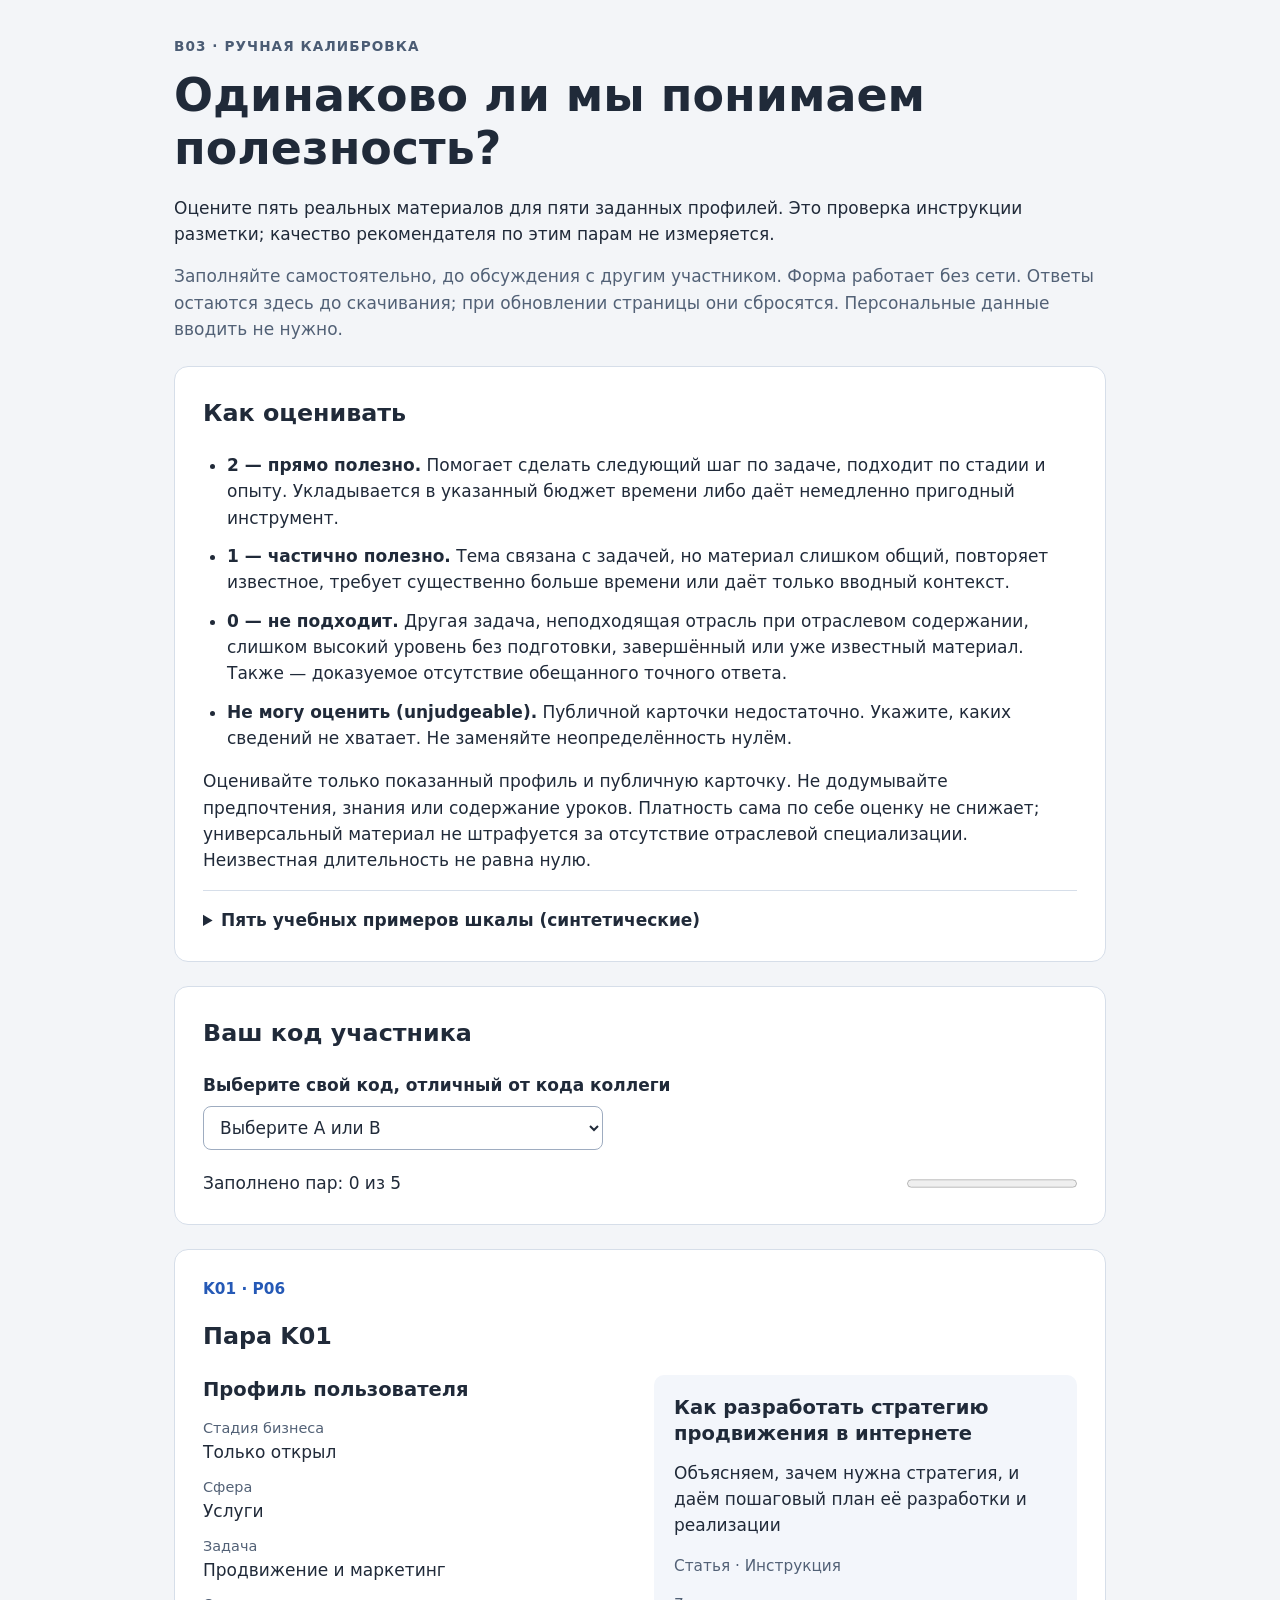
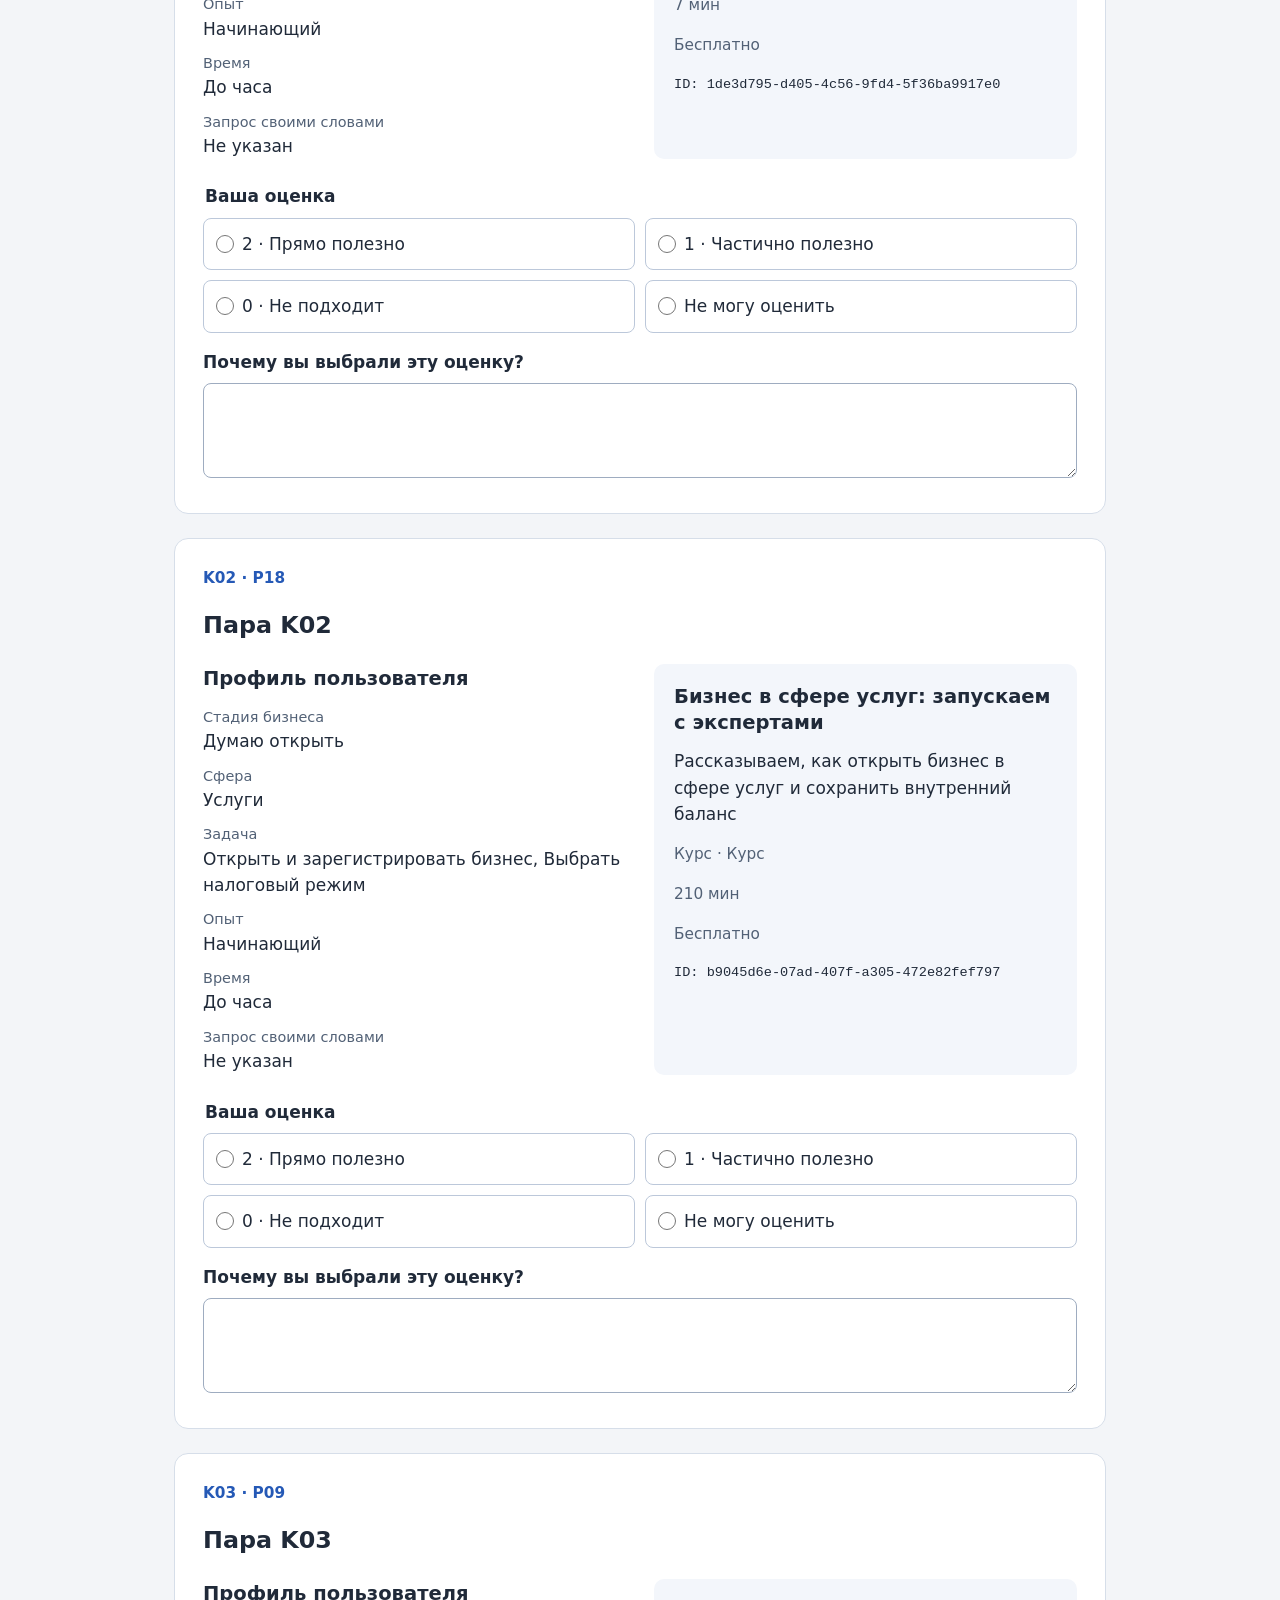
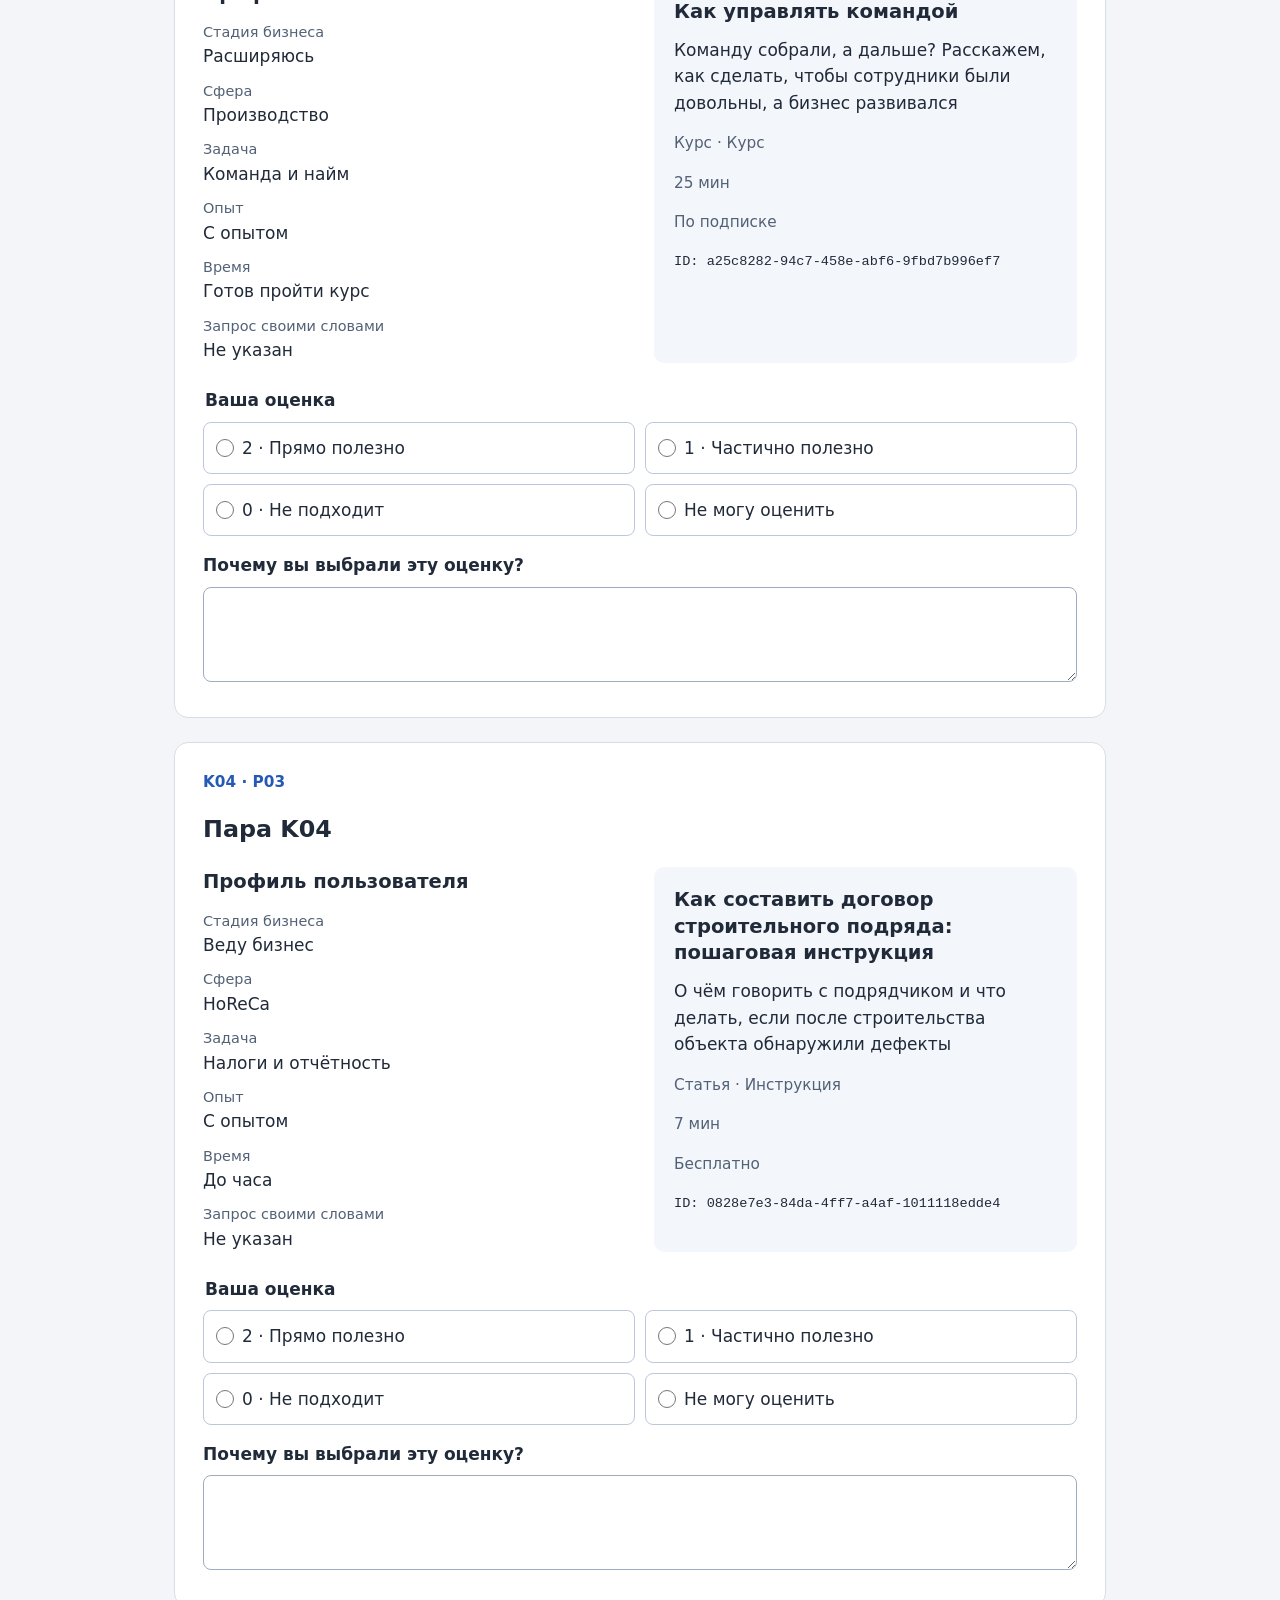
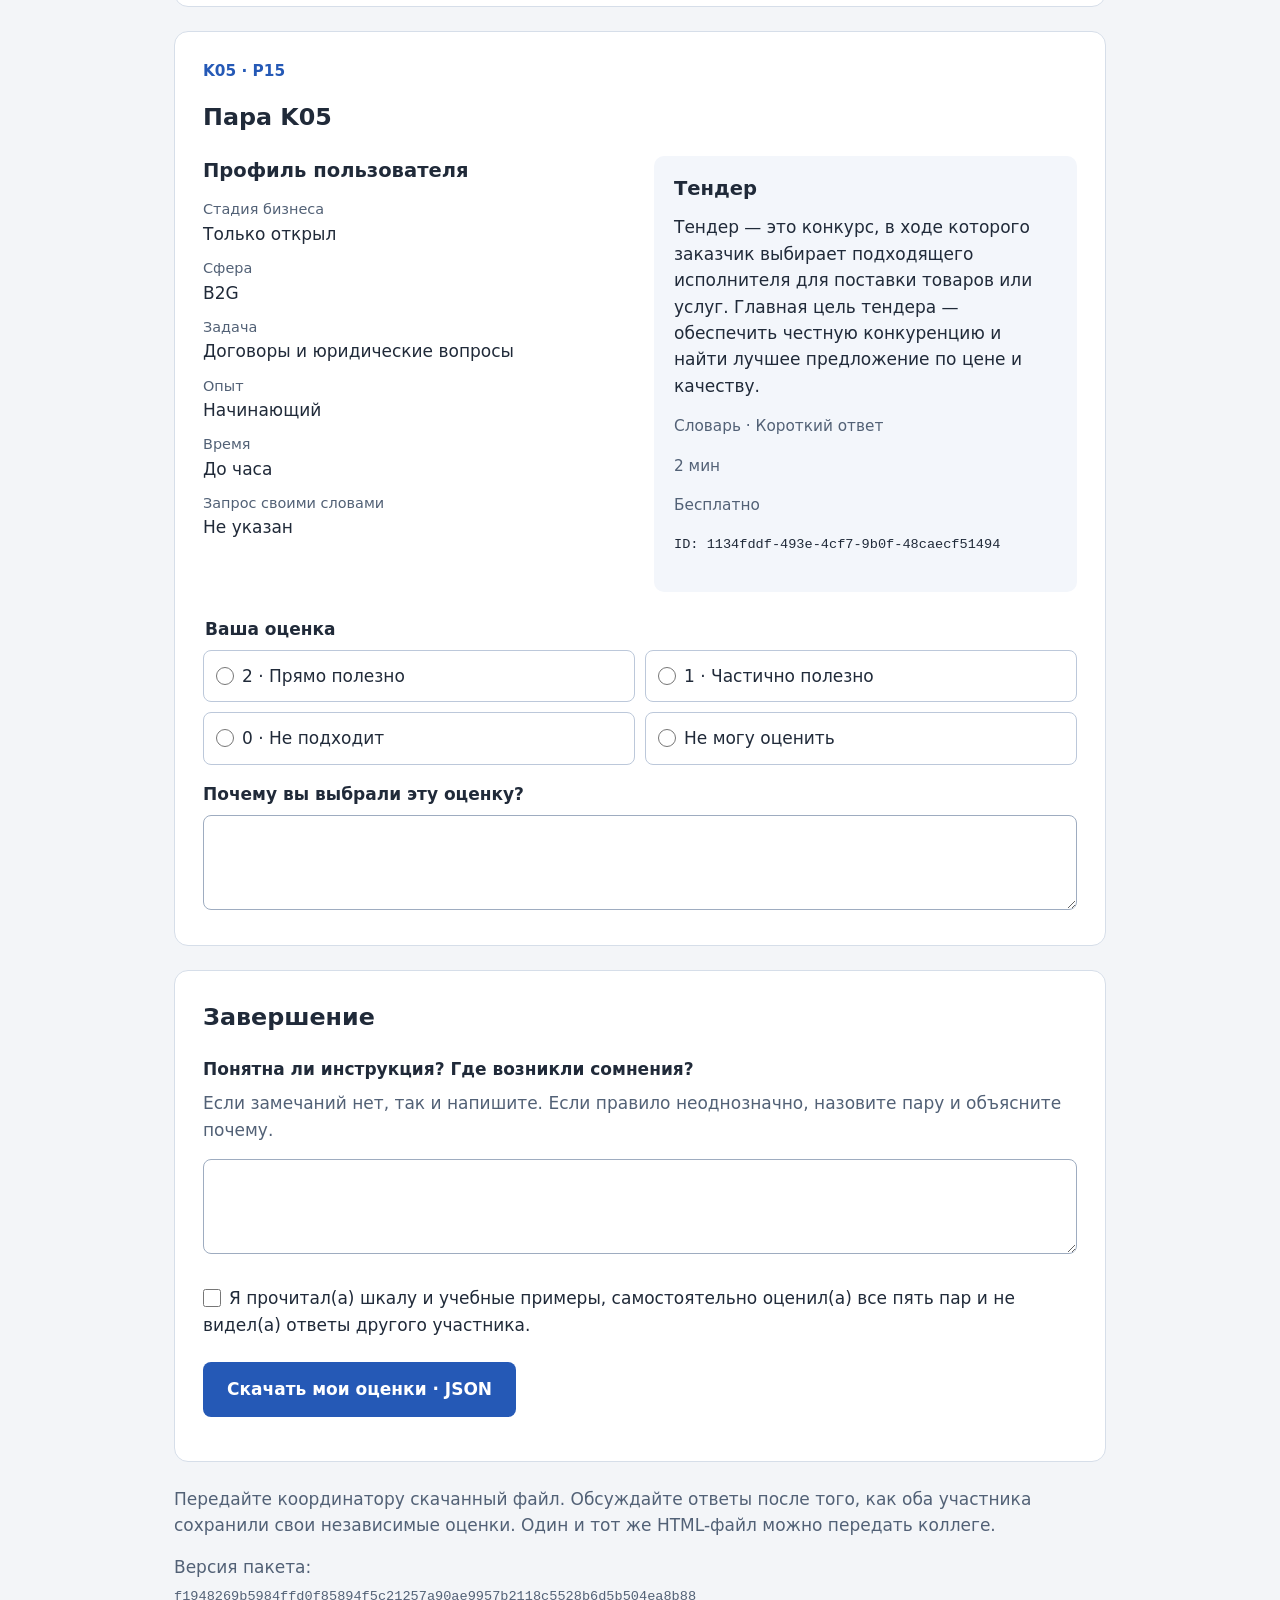
<file: reports/calibration/followup/form.html>
<!doctype html>
<html lang="ru">
<head>
  <meta charset="utf-8">
  <meta name="viewport" content="width=device-width, initial-scale=1">
  <meta http-equiv="Content-Security-Policy" content="default-src 'none'; script-src 'unsafe-inline'; style-src 'unsafe-inline'; base-uri 'none'; form-action 'none'">
  <title>B03 · Калибровка инструкции</title>
  <style>
    :root { color-scheme: light; font: 17px/1.55 system-ui, sans-serif; color: #202a39; background: #f3f5f8; }
    * { box-sizing: border-box; }
    body { margin: 0; }
    main { max-width: 980px; margin: 0 auto; padding: 36px 24px 64px; }
    h1 { font-size: clamp(1.8rem, 5vw, 2.7rem); line-height: 1.15; margin: 12px 0 20px; }
    h2 { font-size: 1.4rem; margin-top: 0; }
    h3 { font-size: 1.15rem; margin: 0 0 12px; }
    p { margin: 0 0 16px; }
    .eyebrow { color: #4b5c74; font-weight: 700; letter-spacing: .08em; font-size: .8rem; }
    .muted { color: #526176; }
    .panel, .pair { padding: 28px; background: white; border: 1px solid #d6dee9; border-radius: 14px; margin: 24px 0; }
    .progress { display: flex; justify-content: space-between; gap: 16px; align-items: center; }
    progress { width: 170px; accent-color: #2559b6; }
    .rubric { padding-left: 24px; }
    .rubric li { margin-bottom: 12px; }
    details { border-top: 1px solid #d6dee9; padding-top: 16px; }
    summary { cursor: pointer; font-weight: 650; }
    details ol { padding-left: 24px; }
    .pair-number { color: #2559b6; font-weight: 700; font-size: .9rem; margin-bottom: 16px; }
    .columns { display: grid; grid-template-columns: 1fr 1fr; gap: 28px; margin-bottom: 24px; }
    dl { margin: 0; }
    dt { color: #526176; font-size: .85rem; margin-top: 10px; }
    dd { margin: 0; overflow-wrap: anywhere; }
    .material { background: #f3f6fb; padding: 20px; border-radius: 10px; }
    .material h3 { line-height: 1.35; }
    .metadata { color: #526176; font-size: .9rem; }
    fieldset { padding: 0; border: 0; margin: 0 0 16px; }
    legend, .field-label { font-weight: 650; margin-bottom: 8px; display: block; }
    .choices { display: grid; grid-template-columns: repeat(2, 1fr); gap: 10px; }
    .choice { border: 1px solid #bcc8da; border-radius: 8px; padding: 12px; cursor: pointer; }
    .choice:has(input:checked) { background: #eaf1ff; border-color: #2559b6; }
    input[type=radio], input[type=checkbox] { width: 18px; height: 18px; accent-color: #2559b6; vertical-align: middle; margin: 0 8px 2px 0; }
    textarea, select { font: inherit; width: 100%; border: 1px solid #9eacc0; border-radius: 8px; padding: 10px 12px; color: inherit; background: white; }
    textarea { resize: vertical; min-height: 95px; }
    select { max-width: 400px; margin-bottom: 20px; }
    :focus-visible { outline: 3px solid #2559b6; outline-offset: 3px; }
    .check { display: block; margin: 24px 0; }
    button { font: inherit; font-weight: 650; color: white; background: #2559b6; border: 0; padding: 14px 24px; border-radius: 8px; cursor: pointer; }
    button:hover { background: #174594; }
    #export-status { margin: 16px 0 0; }
    .fingerprint { font: .8rem/1.6 ui-monospace, monospace; overflow-wrap: anywhere; }
    @media (max-width: 640px) {
      main { padding: 24px 14px 40px; }
      .panel, .pair { padding: 20px; }
      .columns, .choices { grid-template-columns: 1fr; gap: 16px; }
      .progress { align-items: start; flex-direction: column; gap: 8px; }
      progress, button { width: 100%; }
    }
  </style>
</head>
<body>
<main>
  <header>
    <div class="eyebrow">B03 · РУЧНАЯ КАЛИБРОВКА</div>
    <h1>Одинаково ли мы понимаем полезность?</h1>
    <p>Оцените пять реальных материалов для пяти заданных профилей. Это проверка инструкции разметки; качество рекомендателя по этим парам не измеряется.</p>
    <p class="muted">Заполняйте самостоятельно, до обсуждения с другим участником. Форма работает без сети. Ответы остаются здесь до скачивания; при обновлении страницы они сбросятся. Персональные данные вводить не нужно.</p>
  </header>
  <section class="panel" aria-labelledby="rubric-title">
    <h2 id="rubric-title">Как оценивать</h2>
    <ul class="rubric">
      <li><strong>2 — прямо полезно.</strong> Помогает сделать следующий шаг по задаче, подходит по стадии и опыту. Укладывается в указанный бюджет времени либо даёт немедленно пригодный инструмент.</li>
      <li><strong>1 — частично полезно.</strong> Тема связана с задачей, но материал слишком общий, повторяет известное, требует существенно больше времени или даёт только вводный контекст.</li>
      <li><strong>0 — не подходит.</strong> Другая задача, неподходящая отрасль при отраслевом содержании, слишком высокий уровень без подготовки, завершённый или уже известный материал. Также — доказуемое отсутствие обещанного точного ответа.</li>
      <li><strong>Не могу оценить (unjudgeable).</strong> Публичной карточки недостаточно. Укажите, каких сведений не хватает. Не заменяйте неопределённость нулём.</li>
    </ul>
    <p>Оценивайте только показанный профиль и публичную карточку. Не додумывайте предпочтения, знания или содержание уроков. Платность сама по себе оценку не снижает; универсальный материал не штрафуется за отсутствие отраслевой специализации. Неизвестная длительность не равна нулю.</p>
    <details>
      <summary>Пять учебных примеров шкалы (синтетические)</summary>
      <ol>
        <li>Новичку нужно продвижение мастерской, есть час. Простая инструкция по каналам продвижения услуг на 12 минут: <strong>2</strong>.</li>
        <li>Выбор налогового режима за 5 минут. Общий трёхчасовой курс без краткого инструмента выбора: <strong>1</strong>.</li>
        <li>Нужен договор строительных работ. Инструкция по найму продавцов в розницу: <strong>0</strong>.</li>
        <li>Вводный курс по маркетплейсам завершён. Предложен тот же курс с тем же ID: <strong>0</strong>.</li>
        <li>Нужны точные формы регистрации автосервиса в Казахстане. Есть лишь общее описание бизнеса за рубежом без перечня тем: <strong>unjudgeable</strong>; наличие ответа установить нельзя.</li>
      </ol>
      <p>Эти примеры поясняют инструкцию. Они не являются оценками реальных карточек ниже.</p>
    </details>
  </section>
  <noscript><p>Для заполнения и скачивания ответа включите JavaScript. Внешних запросов нет.</p></noscript>
  <form id="calibration" autocomplete="off">
    <section class="panel" aria-labelledby="rater-title">
      <h2 id="rater-title">Ваш код участника</h2>
      <label class="field-label" for="rater">Выберите свой код, отличный от кода коллеги</label>
      <select id="rater" required>
        <option value="">Выберите A или B</option>
        <option value="A">Участник A</option>
        <option value="B">Участник B</option>
      </select>
      <div class="progress">
        <span id="progress-text" aria-live="polite">Заполнено пар: 0 из 5</span>
        <progress id="progress" value="0" max="5" aria-label="Заполнено пар"></progress>
      </div>
    </section>
    <div id="pairs"></div>
    <section class="panel" aria-labelledby="finish-title">
      <h2 id="finish-title">Завершение</h2>
      <label class="field-label" for="instruction-feedback">Понятна ли инструкция? Где возникли сомнения?</label>
      <p id="feedback-help" class="muted">Если замечаний нет, так и напишите. Если правило неоднозначно, назовите пару и объясните почему.</p>
      <textarea id="instruction-feedback" required maxlength="2000" aria-describedby="feedback-help"></textarea>
      <label class="check"><input id="independent" type="checkbox" required>Я прочитал(а) шкалу и учебные примеры, самостоятельно оценил(а) все пять пар и не видел(а) ответы другого участника.</label>
      <button type="submit">Скачать мои оценки · JSON</button>
      <p id="export-status" role="status"></p>
    </section>
  </form>
  <footer class="muted">
    <p>Передайте координатору скачанный файл. Обсуждайте ответы после того, как оба участника сохранили свои независимые оценки. Один и тот же HTML-файл можно передать коллеге.</p>
    <p>Версия пакета:<br><span class="fingerprint" id="fingerprint"></span></p>
  </footer>
</main>
<script id="packet" type="application/json">{"packet_sha256":"f1948269b5984ffd0f85894f5c21257a90ae9957b2118c5528b6d5b504ea8b88","pairs":[{"format_label":"Инструкция","item":{"access":"free","duration_min":7,"format":"guide","item_id":"1de3d795-d405-4c56-9fd4-5f36ba9917e0","item_type":"article","price_rub":null,"summary":"Объясняем, зачем нужна стратегия, и даём пошаговый план её разработки и реализации","title":"Как разработать стратегию продвижения в интернете"},"pair_id":"K01","profile":{"experience":"beginner","free_text":null,"industries":["services"],"stage":"launch","tasks":["marketing"],"time_budget":"hour"},"profile_fields":[{"label":"Стадия бизнеса","value":"Только открыл"},{"label":"Сфера","value":"Услуги"},{"label":"Задача","value":"Продвижение и маркетинг"},{"label":"Опыт","value":"Начинающий"},{"label":"Время","value":"До часа"},{"label":"Запрос своими словами","value":"Не указан"}],"profile_id":"P06"},{"format_label":"Курс","item":{"access":"free","duration_min":210,"format":"course","item_id":"b9045d6e-07ad-407f-a305-472e82fef797","item_type":"course","price_rub":null,"summary":"Рассказываем, как открыть бизнес в сфере услуг и сохранить внутренний баланс","title":"Бизнес в сфере услуг: запускаем с экспертами"},"pair_id":"K02","profile":{"experience":"beginner","free_text":null,"industries":["services"],"stage":"idea","tasks":["business_start","tax_regime"],"time_budget":"hour"},"profile_fields":[{"label":"Стадия бизнеса","value":"Думаю открыть"},{"label":"Сфера","value":"Услуги"},{"label":"Задача","value":"Открыть и зарегистрировать бизнес, Выбрать налоговый режим"},{"label":"Опыт","value":"Начинающий"},{"label":"Время","value":"До часа"},{"label":"Запрос своими словами","value":"Не указан"}],"profile_id":"P18"},{"format_label":"Курс","item":{"access":"subscription","duration_min":25,"format":"course","item_id":"a25c8282-94c7-458e-abf6-9fbd7b996ef7","item_type":"course","price_rub":990,"summary":"Команду собрали, а дальше? Расскажем, как сделать, чтобы сотрудники были довольны, а бизнес развивался","title":"Как управлять командой"},"pair_id":"K03","profile":{"experience":"intermediate","free_text":null,"industries":["manufacturing"],"stage":"growth","tasks":["team_hiring"],"time_budget":"course"},"profile_fields":[{"label":"Стадия бизнеса","value":"Расширяюсь"},{"label":"Сфера","value":"Производство"},{"label":"Задача","value":"Команда и найм"},{"label":"Опыт","value":"С опытом"},{"label":"Время","value":"Готов пройти курс"},{"label":"Запрос своими словами","value":"Не указан"}],"profile_id":"P09"},{"format_label":"Инструкция","item":{"access":"free","duration_min":7,"format":"guide","item_id":"0828e7e3-84da-4ff7-a4af-1011118edde4","item_type":"article","price_rub":null,"summary":"О чём говорить с подрядчиком и что делать, если после строительства объекта обнаружили дефекты","title":"Как составить договор строительного подряда: пошаговая инструкция"},"pair_id":"K04","profile":{"experience":"intermediate","free_text":null,"industries":["horeca"],"stage":"operating","tasks":["taxes_reporting"],"time_budget":"hour"},"profile_fields":[{"label":"Стадия бизнеса","value":"Веду бизнес"},{"label":"Сфера","value":"HoReCa"},{"label":"Задача","value":"Налоги и отчётность"},{"label":"Опыт","value":"С опытом"},{"label":"Время","value":"До часа"},{"label":"Запрос своими словами","value":"Не указан"}],"profile_id":"P03"},{"format_label":"Короткий ответ","item":{"access":"free","duration_min":2,"format":"quick_answer","item_id":"1134fddf-493e-4cf7-9b0f-48caecf51494","item_type":"glossary","price_rub":null,"summary":"Тендер — это конкурс, в ходе которого заказчик выбирает подходящего исполнителя для поставки товаров или услуг. Главная цель тендера — обеспечить честную конкуренцию и найти лучшее предложение по цене и качеству.","title":"Тендер"},"pair_id":"K05","profile":{"experience":"beginner","free_text":null,"industries":["b2g"],"stage":"launch","tasks":["legal_contracts"],"time_budget":"hour"},"profile_fields":[{"label":"Стадия бизнеса","value":"Только открыл"},{"label":"Сфера","value":"B2G"},{"label":"Задача","value":"Договоры и юридические вопросы"},{"label":"Опыт","value":"Начинающий"},{"label":"Время","value":"До часа"},{"label":"Запрос своими словами","value":"Не указан"}],"profile_id":"P15"}],"sources":{"catalog":"d75b5586a07025ba32401b78e5d670eac1bc93d00b02727a36d6d180f247ac29","form_template":"46a90eafe2b312a919559425e64dbb801e9fa2cc31a8bd89edce1f6000a00c72","instructions":"2e29580d26c975bf497d3ea1b51ede7870145b78af799e61da1f435c7c4e97dd","profiles":"b3541685d9117629a327a9f753a36d062be9bd472fbbca0ff0e0e6c3f967cce3","selections":"9132ffc268b2e94d3b609ba084f9e98a0d91f381ee745060696176d76f6e104c","taxonomy":"99105e96b9620893377460fb033818d24a2705335846dba1ebd3b8e88042be5a"},"version":1}</script>
<script>
  'use strict';
  const packet = JSON.parse(document.getElementById('packet').textContent);
  const form = document.getElementById('calibration');
  const accessLabels = {free: 'Бесплатно', subscription: 'По подписке', paid: 'Платно'};
  const typeLabels = {article: 'Статья', document: 'Документ', course: 'Курс', webinar: 'Вебинар', podcast: 'Подкаст', glossary: 'Словарь', calculator: 'Калькулятор'};
  const choices = [['2', '2 · Прямо полезно'], ['1', '1 · Частично полезно'], ['0', '0 · Не подходит'], ['unjudgeable', 'Не могу оценить']];
  function element(tag, text, className) {
    const node = document.createElement(tag);
    if (text !== undefined) node.textContent = text;
    if (className) node.className = className;
    return node;
  }
  for (const pair of packet.pairs) {
    const section = element('section', undefined, 'pair');
    const title = element('h2', `Пара ${pair.pair_id}`);
    title.id = `title-${pair.pair_id}`;
    section.setAttribute('aria-labelledby', title.id);
    section.append(element('div', `${pair.pair_id} · ${pair.profile_id}`, 'pair-number'), title);
    const columns = element('div', undefined, 'columns');
    const profile = element('div');
    profile.append(element('h3', 'Профиль пользователя'));
    const fields = element('dl');
    for (const field of pair.profile_fields) fields.append(element('dt', field.label), element('dd', field.value));
    profile.append(fields);
    const card = element('div', undefined, 'material');
    const item = pair.item;
    let access = accessLabels[item.access];
    if (item.access === 'paid' && item.price_rub !== null) access += ` · ${item.price_rub.toLocaleString('ru-RU')} ₽`;
    card.append(element('h3', item.title), element('p', item.summary || 'Описание не указано.'),
      element('p', `${typeLabels[item.item_type]} · ${pair.format_label}`, 'metadata'),
      element('p', item.duration_min === null ? 'Длительность не указана' : `${item.duration_min} мин`, 'metadata'),
      element('p', access, 'metadata'), element('p', `ID: ${item.item_id}`, 'fingerprint'));
    columns.append(profile, card);
    const fieldset = element('fieldset');
    fieldset.append(element('legend', 'Ваша оценка'));
    const options = element('div', undefined, 'choices');
    for (const [value, text] of choices) {
      const label = element('label', undefined, 'choice');
      const input = element('input');
      input.type = 'radio'; input.name = pair.pair_id; input.value = value; input.required = true;
      label.append(input, document.createTextNode(text));
      options.append(label);
    }
    fieldset.append(options);
    const noteLabel = element('label', 'Почему вы выбрали эту оценку?', 'field-label');
    noteLabel.htmlFor = `note-${pair.pair_id}`;
    const note = element('textarea');
    note.id = noteLabel.htmlFor; note.required = true; note.maxLength = 2000;
    section.append(columns, fieldset, noteLabel, note);
    document.getElementById('pairs').append(section);
  }
  document.getElementById('fingerprint').textContent = packet.packet_sha256;
  function updateProgress() {
    for (const note of form.querySelectorAll('textarea')) {
      note.setCustomValidity(note.value.trim() ? '' : 'Напишите краткое пояснение.');
    }
    const complete = packet.pairs.filter(pair => form.querySelector(`input[name="${pair.pair_id}"]:checked`) && document.getElementById(`note-${pair.pair_id}`).value.trim()).length;
    document.getElementById('progress').value = complete;
    document.getElementById('progress-text').textContent = `Заполнено пар: ${complete} из 5`;
    document.getElementById('export-status').textContent = '';
  }
  form.addEventListener('input', updateProgress);
  window.addEventListener('pageshow', () => { form.reset(); updateProgress(); });
  form.addEventListener('submit', event => {
    event.preventDefault();
    updateProgress();
    if (!form.reportValidity()) return;
    const response = {
      version: 1, packet_sha256: packet.packet_sha256,
      rater_id: document.getElementById('rater').value,
      independent: document.getElementById('independent').checked,
      instruction_feedback: document.getElementById('instruction-feedback').value.trim(),
      answers: packet.pairs.map(pair => {
        const value = form.querySelector(`input[name="${pair.pair_id}"]:checked`).value;
        return {pair_id: pair.pair_id, score: value === 'unjudgeable' ? value : Number(value), note: document.getElementById(`note-${pair.pair_id}`).value.trim()};
      })
    };
    const url = URL.createObjectURL(new Blob([JSON.stringify(response, null, 2) + '\n'], {type: 'application/json;charset=utf-8'}));
    const download = element('a');
    download.href = url; download.download = `b03-calibration-${response.rater_id}.json`;
    document.body.append(download); download.click(); download.remove();
    setTimeout(() => URL.revokeObjectURL(url), 10000);
    document.getElementById('export-status').textContent = `Файл участника ${response.rater_id} подготовлен. Проверьте его в загрузках и передайте координатору.`;
  });
</script>
</body>
</html>
</file>
